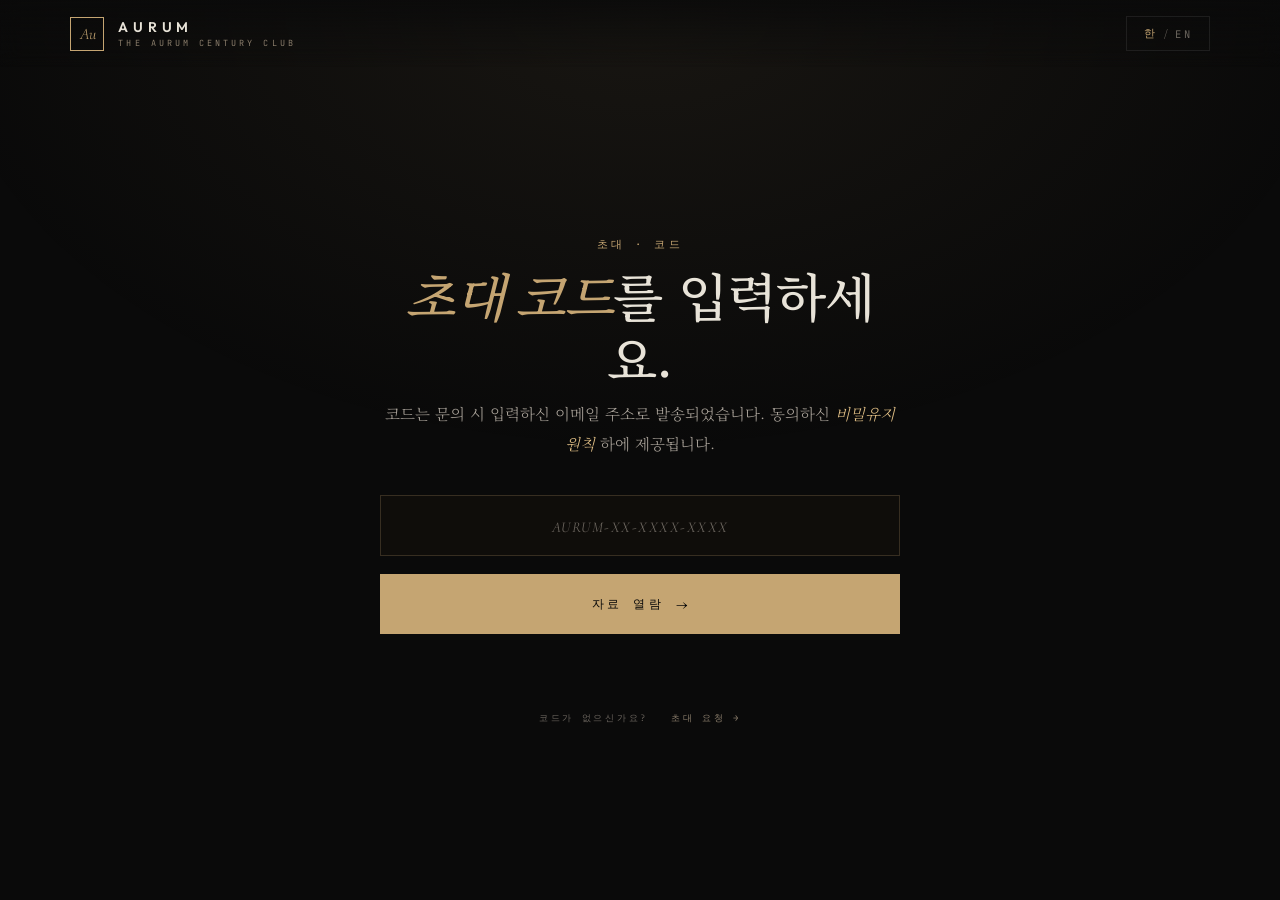
<file: code.html>
<!doctype html>
<html lang="ko">
<head>
<meta charset="utf-8">
<meta name="viewport" content="width=device-width, initial-scale=1, maximum-scale=5">
<meta name="theme-color" content="#0a0a0a">
<title>Invitation · The Aurum Century Club</title>
<meta name="description" content="Enter your invitation code.">
<meta name="robots" content="noindex, nofollow">
<link rel="icon" type="image/svg+xml" href="data:image/svg+xml;utf8,<svg xmlns='http://www.w3.org/2000/svg' viewBox='0 0 32 32'><rect width='32' height='32' fill='%230a0a0a'/><rect x='4' y='4' width='24' height='24' fill='none' stroke='%23C5A572' stroke-width='1.2'/><text x='16' y='22' text-anchor='middle' font-family='Georgia,serif' font-size='15' font-style='italic' fill='%23C5A572'>Au</text></svg>">
<link rel="preconnect" href="https://fonts.googleapis.com">
<link rel="preconnect" href="https://fonts.gstatic.com" crossorigin>
<link href="https://fonts.googleapis.com/css2?family=Cormorant+Garamond:ital,wght@0,400;0,500;0,600;1,400;1,500;1,600&family=Noto+Serif+KR:wght@300;400;500;600&family=Outfit:wght@300;400;500;600;700&family=JetBrains+Mono:wght@400;500;600&display=swap" rel="stylesheet">
<style>
:root{
  --bg:#0a0a0a;--card:#0f0d0a;--card-2:#131210;
  --text:#e8e3d8;--sub:#aaa39a;--muted:#6b655e;
  --gold:#C5A572;--goldB:#E3C187;--goldD:#8a7d6b;
  --goldBorder:rgba(197,165,114,0.22);--goldBorderS:rgba(197,165,114,0.50);
  --goldWash:rgba(197,165,114,0.04);--goldWashS:rgba(197,165,114,0.10);
  --goldGlow:rgba(197,165,114,0.20);--border:rgba(255,255,255,0.08);--red:#c77061;
  --serif:'Cormorant Garamond','Noto Serif KR',Georgia,serif;
  --serifKr:'Noto Serif KR','Cormorant Garamond',Georgia,serif;
  --sans:'Outfit',system-ui,sans-serif;
  --mono:'JetBrains Mono',ui-monospace,monospace;
  --pad-x:clamp(20px,5.5vw,88px);
  --ease-out:cubic-bezier(0.22,1,0.36,1);
}
*,*::before,*::after{box-sizing:border-box}
body{margin:0;padding:0;background:var(--bg);color:var(--text);font-family:var(--serifKr);font-weight:300;-webkit-font-smoothing:antialiased;min-height:100vh;min-width:320px;overflow-x:hidden}
a{color:inherit;text-decoration:none}em{font-style:italic}
::selection{background:rgba(197,165,114,0.30)}

.amb{position:fixed;inset:0;z-index:0;pointer-events:none;background:radial-gradient(ellipse 1100px 700px at 50% 0%,rgba(197,165,114,0.08),transparent 65%)}

.nav{position:fixed;top:0;left:0;right:0;z-index:50;padding:16px var(--pad-x);background:linear-gradient(180deg,rgba(10,10,10,0.85),rgba(10,10,10,0));backdrop-filter:blur(10px);-webkit-backdrop-filter:blur(10px);display:flex;justify-content:space-between;align-items:center}
.lockup{display:flex;align-items:center;gap:14px}
.seal{width:34px;height:34px;border:1px solid var(--gold);display:inline-flex;align-items:center;justify-content:center;font-family:var(--serif);font-style:italic;color:var(--gold);font-size:16px;letter-spacing:-0.04em;flex-shrink:0;transition:box-shadow .3s,border-color .3s}
.lockup:hover .seal{box-shadow:0 0 18px var(--goldGlow);border-color:var(--goldB)}
.lockup-text{display:flex;flex-direction:column;line-height:1;min-width:0}
.lockup-text .word{font-family:var(--sans);font-weight:600;font-size:14px;letter-spacing:0.34em;color:var(--text);white-space:nowrap}
.lockup-text .program{font-family:var(--mono);font-weight:400;font-size:8.5px;letter-spacing:0.36em;color:var(--goldD);margin-top:5px;white-space:nowrap}
.lang-toggle{display:inline-flex;align-items:center;gap:0;padding:6px 10px;border:1px solid var(--border)}
.lang-toggle button{background:transparent;border:0;color:var(--muted);font-family:var(--mono);font-size:10.5px;letter-spacing:0.20em;padding:3px 7px;cursor:pointer;transition:color .2s}
.lang-toggle button.active{color:var(--gold)}
.lang-toggle .sep{color:var(--muted);font-size:10.5px}
@media (max-width:640px){.nav{padding:13px var(--pad-x)}.lockup-text .word{font-size:12px}.lockup-text .program{font-size:7.5px}}

.lang-en [data-lang="ko"]{display:none}
.lang-ko [data-lang="en"]{display:none}

.page{position:relative;z-index:2;min-height:100vh;display:flex;align-items:center;justify-content:center;padding:14vh var(--pad-x) 64px}
.card{width:100%;max-width:520px;text-align:center}

.eyebrow{font-family:var(--mono);font-size:10.5px;letter-spacing:0.34em;color:var(--gold);margin-bottom:14px}
.title{font-family:var(--serifKr);font-weight:500;font-size:clamp(36px,5.4vw,52px);line-height:1.1;letter-spacing:-0.015em;color:var(--text);margin:0 0 14px}
.title em{font-family:var(--serif);font-style:italic;color:var(--gold)}
.lede{font-family:var(--serifKr);font-weight:300;font-size:15.5px;line-height:1.78;color:var(--sub);margin:0 0 36px}
.lede em{font-family:var(--serif);font-style:italic;color:var(--goldB)}

.code-input{width:100%;padding:18px 20px;background:var(--card);border:1px solid var(--goldBorder);color:var(--goldB);font-family:var(--mono);font-size:18px;letter-spacing:0.18em;text-align:center;outline:none;text-transform:uppercase;transition:border-color .3s,background .3s,box-shadow .3s}
.code-input::placeholder{color:var(--muted);letter-spacing:0.1em;font-style:italic;text-transform:none;font-family:var(--serif);font-size:15px}
.code-input:focus{border-color:var(--gold);background:var(--goldWash);box-shadow:0 0 28px var(--goldGlow)}
.code-input.error{border-color:var(--red)}

.submit-btn{display:inline-flex;align-items:center;justify-content:center;gap:12px;padding:18px 32px;font-family:var(--mono);font-weight:500;font-size:11.5px;letter-spacing:0.30em;text-transform:uppercase;border:1px solid var(--gold);background:var(--gold);color:var(--bg);cursor:pointer;transition:all .3s;width:100%;margin-top:18px;position:relative;overflow:hidden}
.submit-btn:hover:not(:disabled){background:var(--goldB);transform:translateY(-1px);box-shadow:0 8px 28px rgba(227,193,135,0.30)}
.submit-btn:disabled{opacity:.5;cursor:not-allowed}
.submit-btn .arrow{font-family:var(--serif);font-style:italic;font-size:18px;letter-spacing:0;transition:transform .3s var(--ease-out)}
.submit-btn:hover:not(:disabled) .arrow{transform:translateX(5px)}
@keyframes spin{to{transform:rotate(360deg)}}
.submit-btn.loading .label,.submit-btn.loading .arrow{opacity:0}
.submit-btn.loading::after{content:'';position:absolute;top:50%;left:50%;width:20px;height:20px;margin:-10px 0 0 -10px;border:2px solid var(--bg);border-top-color:transparent;border-radius:50%;animation:spin .8s linear infinite}

.err{margin-top:14px;font-family:var(--serif);font-style:italic;color:var(--red);font-size:13.5px;min-height:1.2em}
.foot{margin-top:48px;font-family:var(--mono);font-size:9px;letter-spacing:0.30em;color:var(--muted)}
.foot a{color:var(--goldD);transition:color .2s}
.foot a:hover{color:var(--goldB)}
</style>
</head>
<body>
<div class="amb"></div>
<nav class="nav">
  <a class="lockup" href="/index.html">
    <span class="seal"><em>Au</em></span>
    <div class="lockup-text">
      <span class="word">AURUM</span>
      <span class="program">THE AURUM CENTURY CLUB</span>
    </div>
  </a>
  <div class="lang-toggle" role="group" aria-label="Language">
    <button type="button" data-lang-btn="ko" class="active">한</button>
    <span class="sep">/</span>
    <button type="button" data-lang-btn="en">EN</button>
  </div>
</nav>

<main class="page">
  <div class="card">
    <div class="eyebrow"><span data-lang="en">INVITATION · CODE</span><span data-lang="ko">초대 · 코드</span></div>
    <h1 class="title" data-lang="en">Enter your <em>invitation code.</em></h1>
    <h1 class="title" data-lang="ko"><em>초대 코드</em>를 입력하세요.</h1>
    <p class="lede" data-lang="en">The code was sent to the email address you provided. Treated under the standing <em>NDA</em> you acknowledged at inquiry.</p>
    <p class="lede" data-lang="ko">코드는 문의 시 입력하신 이메일 주소로 발송되었습니다. 동의하신 <em>비밀유지 원칙</em> 하에 제공됩니다.</p>

    <form id="form" autocomplete="off">
      <input type="text" id="code" class="code-input" autocomplete="one-time-code" autocapitalize="characters" spellcheck="false" placeholder="AURUM-XX-XXXX-XXXX" data-ph-en="AURUM-XX-XXXX-XXXX" data-ph-ko="AURUM-XX-XXXX-XXXX" required>
      <button type="submit" class="submit-btn" id="submit-btn">
        <span class="label"><span data-lang="en">UNLOCK MATERIALS</span><span data-lang="ko">자료 열람</span></span>
        <span class="arrow">→</span>
      </button>
      <div class="err" id="err"></div>
    </form>

    <div class="foot">
      <span data-lang="en">DON'T HAVE A CODE?</span><span data-lang="ko">코드가 없으신가요?</span>
      &nbsp;
      <a href="/interest"><span data-lang="en">REQUEST INVITATION →</span><span data-lang="ko">초대 요청 →</span></a>
    </div>
  </div>
</main>

<script>
// language toggle (matches index.html behavior)
(function(){
  const STORAGE_KEY='aurum-lang';
  function applyLang(lang){
    const html=document.documentElement;
    html.classList.toggle('lang-ko', lang==='ko');
    html.classList.toggle('lang-en', lang==='en');
    html.lang=lang;
    document.querySelectorAll('[data-ph-en]').forEach(el=>{el.placeholder= lang==='en'? el.dataset.phEn : el.dataset.phKo;});
    document.querySelectorAll('.lang-toggle button').forEach(b=>b.classList.toggle('active', b.dataset.langBtn===lang));
    try{localStorage.setItem(STORAGE_KEY,lang);}catch(e){}
  }
  document.addEventListener('click',(e)=>{const b=e.target.closest('.lang-toggle button');if(!b)return;applyLang(b.dataset.langBtn);});
  let init='ko';try{init=localStorage.getItem(STORAGE_KEY)||'ko';}catch(e){}
  applyLang(init);
})();

// Pre-fill from ?c= and auto-submit if provided
(function(){
  const u = new URL(location.href);
  const c = u.searchParams.get('c');
  if (c) {
    document.getElementById('code').value = c.toUpperCase();
    setTimeout(() => document.getElementById('form').requestSubmit(), 200);
  }
})();

// Form submit
document.getElementById('form').addEventListener('submit', async (e) => {
  e.preventDefault();
  const codeEl = document.getElementById('code');
  const btn = document.getElementById('submit-btn');
  const errEl = document.getElementById('err');
  const code = codeEl.value.trim().toUpperCase();
  errEl.textContent = '';
  codeEl.classList.remove('error');
  if (!code) return;
  btn.disabled = true; btn.classList.add('loading');
  try {
    const r = await fetch('/api/verify-code', {
      method:'POST',
      headers:{'Content-Type':'application/json'},
      body: JSON.stringify({ code }),
      credentials:'same-origin',
    });
    const j = await r.json().catch(()=>({}));
    if (r.ok && j.ok) {
      // Route based on lead state, returned by /api/verify-code.
      // wire cleared → /portfolio  ·  NDA approved → /memo  ·  else → /main
      location.href = j.next_path || '/main';
      return;
    }
    const isKo = document.documentElement.classList.contains('lang-ko');
    errEl.textContent = isKo
      ? '코드가 올바르지 않거나 더 이상 유효하지 않습니다.'
      : 'That code is not recognised, or is no longer valid.';
    codeEl.classList.add('error');
  } catch {
    const isKo = document.documentElement.classList.contains('lang-ko');
    errEl.textContent = isKo ? '연결 오류. 잠시 후 다시 시도해 주세요.' : 'Connection error. Please try again.';
  } finally {
    btn.disabled = false; btn.classList.remove('loading');
  }
});
</script>
</body>
</html>
</file>
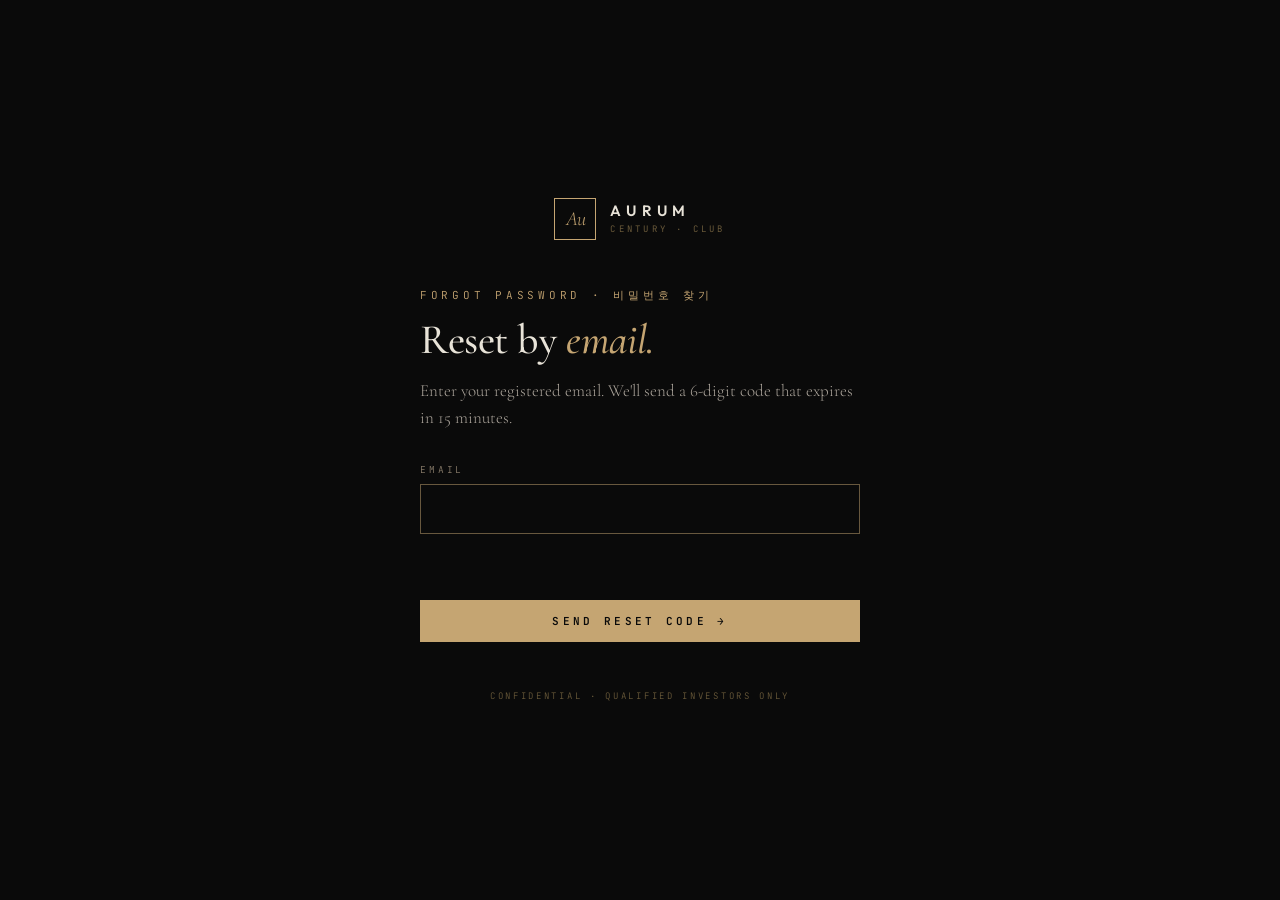
<file: forgot-password.html>
<!doctype html>
<html lang="ko">
<head>
<meta charset="utf-8">
<meta name="viewport" content="width=device-width,initial-scale=1,maximum-scale=5">
<meta name="theme-color" content="#0a0a0a">
<meta name="robots" content="noindex, nofollow">
<title>Forgot password · The Aurum Century Club</title>
<link rel="icon" type="image/svg+xml" href="data:image/svg+xml;utf8,<svg xmlns='http://www.w3.org/2000/svg' viewBox='0 0 32 32'><rect width='32' height='32' fill='%230a0a0a'/><rect x='4' y='4' width='24' height='24' fill='none' stroke='%23C5A572' stroke-width='1.2'/><text x='16' y='22' text-anchor='middle' font-family='Georgia,serif' font-size='15' font-style='italic' fill='%23C5A572'>Au</text></svg>">
<link rel="preconnect" href="https://fonts.googleapis.com">
<link rel="preconnect" href="https://fonts.gstatic.com" crossorigin>
<link href="https://fonts.googleapis.com/css2?family=Cormorant+Garamond:ital,wght@0,400;0,500;0,600;1,400;1,500;1,600&family=Noto+Serif+KR:wght@300;400;500;600&family=Outfit:wght@300;400;500;600;700&family=JetBrains+Mono:wght@400;500;600&display=swap" rel="stylesheet">
<style>
:root{--bg:#0a0a0a;--text:#e8e3d8;--sub:#aaa39a;--muted:#6b655e;--gold:#C5A572;--goldB:#E3C187;--goldD:#8a7d6b;--goldDeep:#6a5a3a;--goldBorder:rgba(197,165,114,0.22);--goldBorderS:rgba(197,165,114,0.50);--goldWash:rgba(197,165,114,0.04);--border:rgba(255,255,255,0.08);--red:#c77061;--serif:'Cormorant Garamond','Noto Serif KR',Georgia,serif;--sans:'Outfit',system-ui,sans-serif;--mono:'JetBrains Mono',ui-monospace,monospace}
*,*::before,*::after{box-sizing:border-box}
html,body{margin:0;padding:0;background:var(--bg);color:var(--text);font-family:var(--serif);font-weight:300;-webkit-font-smoothing:antialiased;min-height:100vh}
.wrap{min-height:100vh;display:flex;flex-direction:column;justify-content:center;align-items:center;padding:48px 24px;max-width:540px;margin:0 auto}
.lockup{display:flex;align-items:center;gap:14px;margin-bottom:48px}
.seal{width:42px;height:42px;border:1px solid var(--gold);display:flex;align-items:center;justify-content:center;font-family:var(--serif);font-style:italic;color:var(--gold);font-size:20px;letter-spacing:-0.04em}
.lockup-text{display:flex;flex-direction:column;line-height:1}
.word{font-family:var(--sans);font-weight:600;font-size:15px;letter-spacing:0.34em;color:var(--text)}
.program{font-family:var(--mono);font-weight:400;font-size:9px;letter-spacing:0.36em;color:var(--goldDeep);margin-top:7px}
.eyebrow{font-family:var(--mono);font-size:11px;letter-spacing:0.34em;color:var(--gold);margin-bottom:14px;text-transform:uppercase}
h1{font-family:var(--serif);font-weight:500;font-size:42px;line-height:1.1;letter-spacing:-0.01em;margin:0 0 14px}
h1 em{font-style:italic;color:var(--gold)}
.lede{color:var(--sub);font-size:17px;line-height:1.6;margin:0 0 32px;max-width:440px}
form{width:100%;max-width:440px;display:flex;flex-direction:column;gap:18px}
label{display:flex;flex-direction:column;gap:8px}
.label-text{font-family:var(--mono);font-size:9.5px;letter-spacing:0.30em;color:var(--goldD);text-transform:uppercase}
input{padding:14px 16px;background:var(--bg);border:1px solid var(--goldBorderS);color:var(--text);font-family:var(--mono);font-size:15px;outline:none;transition:border-color .15s}
input:focus{border-color:var(--gold)}
.btn{padding:14px 24px;background:var(--gold);color:var(--bg);border:0;font-family:var(--mono);font-size:11px;letter-spacing:0.30em;font-weight:600;text-transform:uppercase;cursor:pointer;margin-top:10px}
.btn:hover{background:var(--goldB)}
.btn:disabled{opacity:.4;cursor:not-allowed}
.err{color:var(--red);font-size:14px;font-family:var(--serif);min-height:20px}
.foot{margin-top:48px;font-family:var(--mono);font-size:9px;letter-spacing:0.30em;color:var(--goldDeep);text-align:center}
.success{padding:18px;border:1px solid var(--goldBorderS);background:var(--goldWash);color:var(--gold);font-family:var(--serif);font-size:16px;line-height:1.5;text-align:center;margin-bottom:22px}
.linkish{color:var(--gold);text-decoration:none;border-bottom:1px solid var(--goldBorderS);padding-bottom:1px;font-family:var(--mono);font-size:10px;letter-spacing:0.20em;text-transform:uppercase;display:inline-block;margin-top:24px}
.linkish:hover{color:var(--goldB);border-color:var(--gold)}
</style>
</head>
<body>
<main class="wrap">
  <div class="lockup">
    <div class="seal"><em>Au</em></div>
    <div class="lockup-text">
      <span class="word">AURUM</span>
      <span class="program">CENTURY · CLUB</span>
    </div>
  </div>

  <div id="form-state">
    <div class="eyebrow">Forgot password · 비밀번호 찾기</div>
    <h1>Reset by <em>email.</em></h1>
    <p class="lede">Enter your registered email. We'll send a 6-digit code that expires in 15 minutes.</p>

    <form id="reset-form" autocomplete="off" novalidate>
      <label>
        <span class="label-text">Email</span>
        <input type="email" id="email" required autocomplete="email" inputmode="email">
      </label>
      <div class="err" id="err"></div>
      <button class="btn" id="submit-btn" type="submit">SEND RESET CODE →</button>
    </form>
  </div>

  <div id="success-state" style="display:none">
    <div class="success">If an account exists for that email, a reset code is on its way.<br/>Check your inbox.</div>
    <a href="/reset-password" class="linkish">I HAVE A CODE  →</a>
  </div>

  <div class="foot">CONFIDENTIAL  ·  QUALIFIED INVESTORS ONLY</div>
</main>

<script>
(function(){
  var form = document.getElementById('reset-form');
  var emailEl = document.getElementById('email');
  var errEl = document.getElementById('err');
  var btn = document.getElementById('submit-btn');

  form.addEventListener('submit', async function(e){
    e.preventDefault();
    errEl.textContent = '';
    var email = emailEl.value.trim().toLowerCase();
    if (!email || !/^[^\s@]+@[^\s@]+\.[^\s@]+$/.test(email)) {
      errEl.textContent = 'Enter a valid email address.';
      return;
    }
    btn.disabled = true; btn.textContent = 'SENDING…';
    try {
      var r = await fetch('/api/login?op=password-reset-request', {
        method: 'POST',
        headers: {'Content-Type':'application/json'},
        body: JSON.stringify({ email: email })
      });
      // Always show success regardless of response (anti-enumeration)
      document.getElementById('form-state').style.display = 'none';
      document.getElementById('success-state').style.display = 'block';
      // Stash the email for the next page
      try { sessionStorage.setItem('aurum_reset_email', email); } catch (_) {}
    } catch (err) {
      btn.disabled = false; btn.textContent = 'SEND RESET CODE →';
      errEl.textContent = 'Network error. Try again.';
    }
  });
})();
</script>
</body>
</html>
</file>
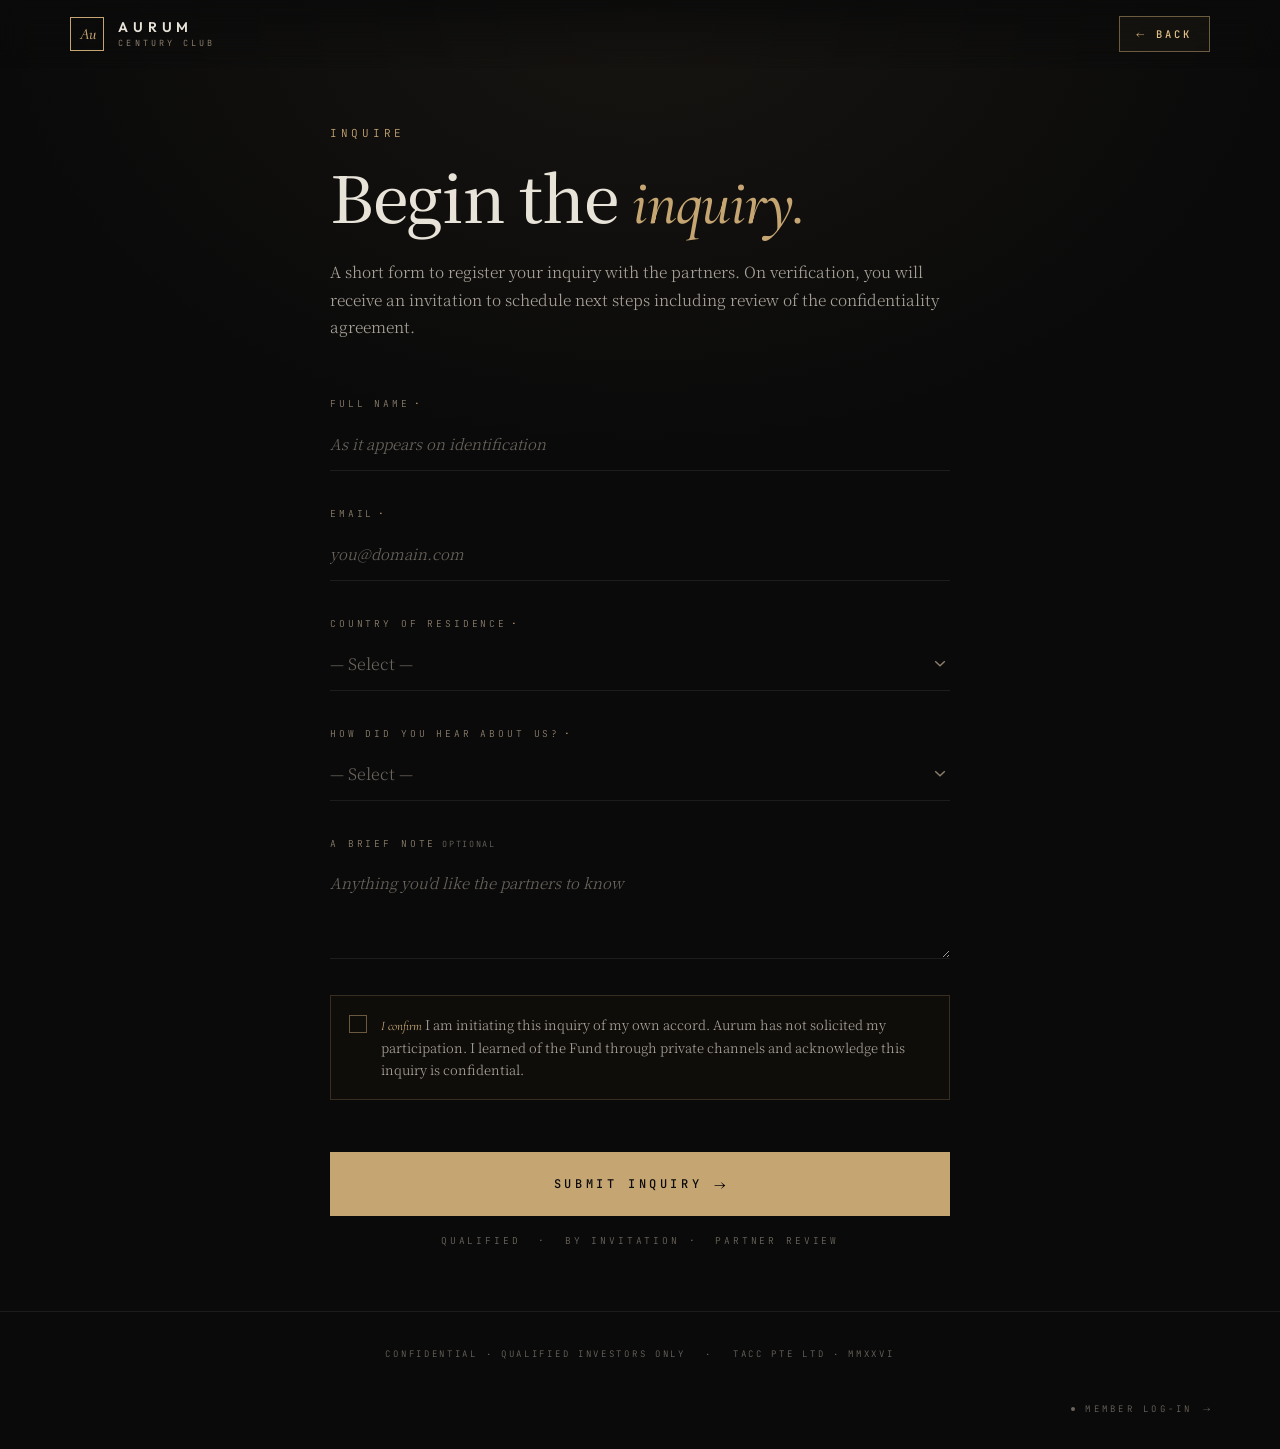
<file: interest.html>
<!doctype html>
<html lang="en">
<head>
<meta charset="utf-8">
<meta name="viewport" content="width=device-width, initial-scale=1, maximum-scale=5">
<meta name="theme-color" content="#0a0a0a">
<title>Indicate Interest · The Aurum Century Club</title>
<meta name="description" content="A short form to begin a private conversation with the partners.">
<meta name="robots" content="noindex, nofollow">
<link rel="icon" type="image/svg+xml" href="data:image/svg+xml;utf8,<svg xmlns='http://www.w3.org/2000/svg' viewBox='0 0 32 32'><rect width='32' height='32' fill='%230a0a0a'/><rect x='4' y='4' width='24' height='24' fill='none' stroke='%23C5A572' stroke-width='1.2'/><text x='16' y='22' text-anchor='middle' font-family='Georgia,serif' font-size='15' font-style='italic' fill='%23C5A572'>Au</text></svg>">
<link rel="preconnect" href="https://fonts.googleapis.com">
<link rel="preconnect" href="https://fonts.gstatic.com" crossorigin>
<link href="https://fonts.googleapis.com/css2?family=Cormorant+Garamond:ital,wght@0,400;0,500;0,600;1,400;1,500;1,600&family=Noto+Serif+KR:wght@300;400;500;600&family=Outfit:wght@300;400;500;600;700&family=JetBrains+Mono:wght@400;500;600&display=swap" rel="stylesheet">
<style>
:root {
  --bg:#0a0a0a;--card:#0f0d0a;--card-2:#131210;
  --text:#e8e3d8;--sub:#aaa39a;--muted:#6b655e;
  --gold:#C5A572;--goldB:#E3C187;--goldD:#8a7d6b;--goldDeep:#6a5a3a;
  --goldBorder:rgba(197,165,114,0.22);--goldBorderS:rgba(197,165,114,0.50);
  --goldWash:rgba(197,165,114,0.04);--goldWashS:rgba(197,165,114,0.10);
  --goldGlow:rgba(197,165,114,0.20);--border:rgba(255,255,255,0.08);--red:#c77061;
  --serif:'Cormorant Garamond','Noto Serif KR',Georgia,serif;
  --serifKr:'Noto Serif KR','Cormorant Garamond',Georgia,serif;
  --sans:'Outfit',system-ui,sans-serif;
  --mono:'JetBrains Mono',ui-monospace,monospace;
  --pad-x:clamp(20px,5.5vw,88px);
  --ease-out:cubic-bezier(0.22,1,0.36,1);
}
*,*::before,*::after{box-sizing:border-box}
html{-webkit-text-size-adjust:100%}
body{margin:0;padding:0;background:var(--bg);color:var(--text);font-family:var(--serifKr);font-weight:300;-webkit-font-smoothing:antialiased;-moz-osx-font-smoothing:grayscale;min-width:320px;overflow-x:hidden}
a{color:inherit;text-decoration:none}em{font-style:italic}
::selection{background:rgba(197,165,114,0.30);color:var(--text)}
.nav{position:fixed;top:0;left:0;right:0;z-index:50;padding:16px var(--pad-x);background:linear-gradient(180deg,rgba(10,10,10,0.85),rgba(10,10,10,0));backdrop-filter:blur(10px);-webkit-backdrop-filter:blur(10px);display:flex;justify-content:space-between;align-items:center}
.lockup{display:flex;align-items:center;gap:14px}
.seal{width:34px;height:34px;border:1px solid var(--gold);display:inline-flex;align-items:center;justify-content:center;font-family:var(--serif);font-style:italic;font-weight:500;color:var(--gold);font-size:16px;letter-spacing:-0.04em;flex-shrink:0;transition:box-shadow 0.3s,border-color 0.3s}
.lockup:hover .seal{box-shadow:0 0 18px var(--goldGlow);border-color:var(--goldB)}
.lockup-text{display:flex;flex-direction:column;line-height:1;min-width:0}
.lockup-text .word{font-family:var(--sans);font-weight:600;font-size:14px;letter-spacing:0.34em;color:var(--text);white-space:nowrap}
.lockup-text .program{font-family:var(--mono);font-weight:400;font-size:8.5px;letter-spacing:0.36em;color:var(--goldD);margin-top:5px;white-space:nowrap}
.nav-back{font-family:var(--mono);font-weight:500;font-size:10.5px;letter-spacing:0.30em;color:var(--goldB);padding:9px 16px;border:1px solid var(--goldBorderS);background:var(--goldWash);display:inline-flex;align-items:center;gap:9px;transition:all 0.2s}
.nav-back:hover{background:var(--goldWashS);border-color:var(--goldB);box-shadow:0 0 20px var(--goldGlow)}
.nav-back .arrow{font-family:var(--serif);font-style:italic;font-size:13px;color:var(--gold);transition:transform 0.2s}
.nav-back:hover .arrow{transform:translateX(-3px)}
@media (max-width:640px){.nav{padding:13px var(--pad-x)}.lockup-text .word{font-size:12px}.lockup-text .program{font-size:7.5px}.nav-back{font-size:9px;letter-spacing:0.24em;padding:7px 11px}}
.page{min-height:100vh;padding:14vh var(--pad-x) 64px;position:relative;overflow:hidden}
.page::before{content:'';position:absolute;inset:0;background:radial-gradient(ellipse 1000px 700px at 50% 0%,rgba(197,165,114,0.07),transparent 65%);pointer-events:none}
.page-inner{position:relative;z-index:2;max-width:620px;margin:0 auto}
.head{margin-bottom:56px}
.head-eyebrow{font-family:var(--mono);font-size:11px;color:var(--gold);letter-spacing:0.34em;margin-bottom:22px;display:flex;align-items:center;gap:14px;flex-wrap:wrap}
.head-eyebrow .ko{font-family:var(--serifKr);font-weight:400;letter-spacing:0.18em;color:var(--goldD);font-size:13px}
.head h1{font-family:var(--serifKr);font-weight:500;font-size:clamp(40px,6vw,64px);line-height:1.05;letter-spacing:-0.02em;color:var(--text);margin:0 0 22px}
.head h1 em{font-family:var(--serif);font-style:italic;color:var(--gold);font-weight:500}
.head p{font-family:var(--serifKr);font-weight:300;font-size:15.5px;line-height:1.78;color:var(--sub);margin:0}
.head p em{font-family:var(--serif);font-style:italic;color:var(--goldB)}
.form{display:flex;flex-direction:column;gap:36px}
.field-group{display:flex;flex-direction:column;gap:8px}
.field-label{font-family:var(--mono);font-size:9.5px;color:var(--goldD);letter-spacing:0.30em}
.field-label .req{color:var(--gold);margin-left:4px}
.field-label .opt{color:var(--muted);font-size:8.5px;margin-left:6px;letter-spacing:0.20em}
.field-hint{font-family:var(--serif);font-style:italic;font-size:12.5px;color:var(--muted);margin-top:-2px}
.field-input{width:100%;padding:14px 0;background:transparent;border:0;border-bottom:1px solid var(--border);color:var(--text);font-family:var(--serifKr);font-weight:300;font-size:16px;outline:none;transition:border-color 0.3s,box-shadow 0.3s}
.field-input::placeholder{color:var(--muted);font-style:italic}
.field-input:hover{border-bottom-color:var(--goldBorder)}
.field-input:focus{border-bottom-color:var(--gold);box-shadow:0 1px 0 0 var(--gold)}
.field-input.error{border-bottom-color:var(--red)}

/* Dark dropdown — fix for white-bg <select> on iOS / Chrome.
   Native <select> defaults to system colors; force dark surface + gold chevron. */
select.field-input{
  -webkit-appearance:none;appearance:none;
  background-color:#0f0d0a;
  background-image:url("data:image/svg+xml;utf8,<svg xmlns='http://www.w3.org/2000/svg' viewBox='0 0 16 16'><path d='M3 5l5 5 5-5' stroke='%23C5A572' stroke-width='1.5' fill='none' stroke-linecap='round' stroke-linejoin='round'/></svg>");
  background-repeat:no-repeat;
  background-position:right 0 center;
  background-size:12px;
  padding-right:24px;
  cursor:pointer;
  color:var(--text);
  border-radius:0;
}
select.field-input option{background-color:#0f0d0a;color:var(--text);font-family:var(--serifKr)}
select.field-input::-ms-expand{display:none}
select.field-input:invalid{color:var(--muted)}
textarea.field-input{resize:vertical;min-height:80px;padding:14px 0}
select.field-input{appearance:none;-webkit-appearance:none;background-color:#0a0a0a;background-image:url("data:image/svg+xml;utf8,<svg xmlns='http://www.w3.org/2000/svg' width='10' height='6' viewBox='0 0 10 6'><path d='M1 1l4 4 4-4' stroke='%238a7d6b' stroke-width='1.2' fill='none'/></svg>");background-repeat:no-repeat;background-position:right 4px center;padding-right:24px;cursor:pointer;color:var(--text)}
select.field-input option{background-color:#0a0a0a;color:var(--text);padding:8px}
select.field-input option:checked,select.field-input option:hover{background-color:#1a1815;color:var(--goldB)}
select.field-input option[disabled]{color:var(--muted)}
.phone-row{display:grid;grid-template-columns:110px 1fr;gap:16px;align-items:end}
.tier-grid{display:grid;grid-template-columns:repeat(2,1fr);gap:10px}
.tier-option{position:relative;border:1px solid var(--border);background:var(--card-2);padding:18px 16px;cursor:pointer;transition:all 0.3s var(--ease-out);display:flex;flex-direction:column;gap:4px}
.tier-option:hover{border-color:var(--goldBorder);background:var(--card);transform:translateY(-1px)}
.tier-option input[type="radio"]{position:absolute;opacity:0;pointer-events:none}
.tier-option .check{position:absolute;top:12px;right:12px;width:16px;height:16px;border:1px solid var(--goldBorder);border-radius:50%;transition:border-color 0.3s,background 0.3s}
.tier-option .check::after{content:'';position:absolute;inset:3px;border-radius:50%;background:var(--gold);transform:scale(0);transition:transform 0.3s var(--ease-out)}
.tier-option .tier-range{font-family:var(--serif);font-style:italic;font-weight:500;font-size:19px;color:var(--text);letter-spacing:-0.01em}
.tier-option .tier-tag{font-family:var(--mono);font-size:9px;color:var(--goldD);letter-spacing:0.24em}
.tier-option:has(input:checked){border-color:var(--gold);background:var(--goldWash);box-shadow:0 0 18px var(--goldGlow)}
.tier-option:has(input:checked) .check{border-color:var(--gold)}
.tier-option:has(input:checked) .check::after{transform:scale(1)}
.tier-option:has(input:checked) .tier-range{color:var(--goldB)}
.interest-grid{display:grid;grid-template-columns:repeat(2,1fr);gap:10px}
.interest-option{position:relative;border:1px solid var(--border);background:var(--card-2);padding:14px 16px 14px 44px;cursor:pointer;transition:all 0.3s var(--ease-out);font-family:var(--serifKr);font-weight:400;font-size:14.5px;color:var(--text)}
.interest-option:hover{border-color:var(--goldBorder);background:var(--card)}
.interest-option input[type="checkbox"]{position:absolute;opacity:0;pointer-events:none}
.interest-option .box{position:absolute;top:50%;left:16px;transform:translateY(-50%);width:16px;height:16px;border:1px solid var(--goldBorder);transition:border-color 0.3s,background 0.3s}
.interest-option .box::after{content:'';position:absolute;top:1px;left:4px;width:5px;height:9px;border:solid var(--bg);border-width:0 1.5px 1.5px 0;transform:rotate(45deg) scale(0);transition:transform 0.3s var(--ease-out)}
.interest-option:has(input:checked){border-color:var(--gold);background:var(--goldWash);color:var(--goldB)}
.interest-option:has(input:checked) .box{background:var(--gold);border-color:var(--gold)}
.interest-option:has(input:checked) .box::after{transform:rotate(45deg) scale(1)}
.nda{display:flex;align-items:flex-start;gap:14px;padding:18px;border:1px solid var(--goldBorder);background:var(--card);cursor:pointer;transition:border-color 0.3s,background 0.3s;position:relative}
.nda:hover{border-color:var(--goldBorderS)}
.nda input[type="checkbox"]{position:absolute;opacity:0;pointer-events:none}
.nda .nda-box{width:18px;height:18px;border:1px solid var(--goldBorderS);flex-shrink:0;margin-top:1px;position:relative;transition:background 0.3s,border-color 0.3s}
.nda .nda-box::after{content:'';position:absolute;top:1px;left:5px;width:5px;height:10px;border:solid var(--bg);border-width:0 1.5px 1.5px 0;transform:rotate(45deg) scale(0);transition:transform 0.3s var(--ease-out)}
.nda:has(input:checked) .nda-box{background:var(--gold);border-color:var(--gold)}
.nda:has(input:checked) .nda-box::after{transform:rotate(45deg) scale(1)}
.nda-text{font-family:var(--serifKr);font-weight:300;font-size:13px;line-height:1.7;color:var(--sub)}
.nda-text em{font-family:var(--serif);font-style:italic;color:var(--goldB)}
.submit-row{margin-top:16px;display:flex;flex-direction:column;gap:18px}
.submit-btn{display:inline-flex;align-items:center;justify-content:center;gap:12px;padding:20px 32px;font-family:var(--mono);font-weight:500;font-size:12px;letter-spacing:0.30em;text-transform:uppercase;border:1px solid var(--gold);background:var(--gold);color:var(--bg);cursor:pointer;transition:all 0.3s;width:100%;position:relative;overflow:hidden}
.submit-btn:hover:not(:disabled){background:var(--goldB);border-color:var(--goldB);transform:translateY(-1px);box-shadow:0 8px 28px rgba(227,193,135,0.30)}
.submit-btn:disabled{opacity:0.5;cursor:not-allowed}
.submit-btn .arrow{font-family:var(--serif);font-style:italic;font-size:18px;letter-spacing:0;transition:transform 0.3s var(--ease-out)}
.submit-btn:hover:not(:disabled) .arrow{transform:translateX(5px)}
.submit-btn.loading .label,.submit-btn.loading .arrow{opacity:0}
.submit-btn.loading::after{content:'';position:absolute;top:50%;left:50%;width:20px;height:20px;margin:-10px 0 0 -10px;border:2px solid var(--bg);border-top-color:transparent;border-radius:50%;animation:spin 0.8s linear infinite}
@keyframes spin{to{transform:rotate(360deg)}}
.submit-foot{font-family:var(--mono);font-size:9.5px;color:var(--muted);letter-spacing:0.30em;text-align:center}
.field-err{font-family:var(--serif);font-style:italic;font-size:12.5px;color:var(--red);margin-top:4px;display:none}
.field-err.show{display:block}
.confirm{display:none;text-align:center;padding:4vh 0 0}
.confirm.show{display:block}
.confirm-seal{width:88px;height:88px;border:1px solid var(--gold);display:inline-flex;align-items:center;justify-content:center;font-family:var(--serif);font-style:italic;font-weight:500;color:var(--gold);font-size:40px;letter-spacing:-0.04em;margin-bottom:36px;position:relative;animation:sealReveal 1s var(--ease-out) forwards;box-shadow:0 0 32px var(--goldGlow)}
@keyframes sealReveal{from{opacity:0;transform:scale(0.6)}60%{transform:scale(1.06)}to{opacity:1;transform:scale(1)}}
.confirm-eyebrow{font-family:var(--mono);font-size:11px;color:var(--gold);letter-spacing:0.34em;margin-bottom:20px}
.confirm-eyebrow .ko{font-family:var(--serifKr);letter-spacing:0.18em;color:var(--goldD);font-size:13px;margin-left:12px}
.confirm h1{font-family:var(--serifKr);font-weight:500;font-size:clamp(34px,5vw,52px);line-height:1.08;letter-spacing:-0.02em;color:var(--text);margin:0 0 24px}
.confirm h1 em{font-family:var(--serif);font-style:italic;color:var(--gold);font-weight:500}
.confirm-body{font-family:var(--serifKr);font-weight:300;font-size:16px;line-height:1.8;color:var(--sub);max-width:50ch;margin:0 auto 32px}
.confirm-body em{font-family:var(--serif);font-style:italic;color:var(--goldB)}
.confirm-stamp{display:inline-flex;align-items:center;gap:12px;padding:11px 18px;border:1px solid var(--goldBorderS);background:var(--goldWash);font-family:var(--mono);font-size:10px;color:var(--goldB);letter-spacing:0.30em;margin-bottom:36px}
.confirm-stamp .pulse{width:7px;height:7px;border-radius:50%;background:var(--goldB);position:relative}
.confirm-stamp .pulse::before{content:'';position:absolute;inset:-3px;border-radius:50%;background:var(--goldB);opacity:0.6;animation:pulse 2.4s var(--ease-out) infinite}
@keyframes pulse{0%,100%{transform:scale(1);opacity:0.6}50%{transform:scale(2.2);opacity:0}}
.confirm-stamp .sep{color:var(--goldD)}
.confirm-back{font-family:var(--mono);font-size:10.5px;color:var(--goldD);letter-spacing:0.30em;display:inline-flex;align-items:center;gap:10px;padding:10px 18px;transition:color 0.2s}
.confirm-back:hover{color:var(--gold)}
.foot{padding:36px var(--pad-x);border-top:1px solid var(--border);text-align:center;font-family:var(--mono);font-size:9px;color:var(--muted);letter-spacing:0.30em}
.foot-members{padding:0 var(--pad-x) 28px;display:flex;justify-content:flex-end}
.foot-members-link{display:inline-flex;align-items:center;gap:10px;font-family:var(--mono);font-size:9px;letter-spacing:0.36em;color:var(--muted);padding:6px 0;transition:color .3s;text-decoration:none}
.foot-members-link:hover{color:var(--goldD)}
.foot-members-link .dot{width:4px;height:4px;border-radius:50%;background:var(--muted);transition:background .3s,box-shadow .3s}
.foot-members-link:hover .dot{background:var(--gold);box-shadow:0 0 8px var(--goldGlow)}
.foot-members-link .arr{font-family:var(--serif);font-style:italic;font-size:11px;letter-spacing:0;transition:transform .3s}
.foot-members-link:hover .arr{transform:translateX(2px)}
@media (max-width:720px){.foot-members{justify-content:center;padding-bottom:32px}}
.foot a{color:var(--goldD)}.foot .sep{margin:0 12px}
@media (max-width:480px){.tier-grid{grid-template-columns:1fr}.interest-grid{grid-template-columns:1fr}.phone-row{grid-template-columns:100px 1fr;gap:12px}.submit-foot{font-size:8.5px;letter-spacing:0.18em}}
.form.submitting,.head.submitting{animation:fadeOut 0.5s var(--ease-out) forwards;pointer-events:none}
@keyframes fadeOut{to{opacity:0;transform:translateY(-12px)}}
@media (prefers-reduced-motion:reduce){*,*::before,*::after{animation-duration:0.01ms!important;transition-duration:0.01ms!important}.confirm-stamp .pulse::before{animation:none}}

/* ═══ v9 OVERRIDES — form legibility ═══ */

/* Lang toggle right corner */
.nav /* Bigger field labels and inputs */
.field-label,
.field-label-en,
.field-label-ko {
  font-size: 13px !important;
  letter-spacing: 0.18em !important;
}
.field-input,
textarea.field-input,
select.field-input {
  font-size: 16px !important;
  line-height: 1.5 !important;
  padding: 14px 0 !important;
}
.field-input::placeholder { font-size: 15px !important; }

/* Bigger checkbox labels (interests, NDA confirmation) */
.check-label,
.check-row label,
.nda-confirm label {
  font-size: 14px !important;
  line-height: 1.55 !important;
}

/* Form intro text */
.form-intro,
.form-h,
.confirm-body {
  font-size: 17px !important;
  line-height: 1.65 !important;
}
.form-h { font-size: clamp(34px, 4.4vw, 56px) !important; }

/* Privacy/eligibility note */
.eligibility,
.privacy-note,
.consent-text {
  font-size: 13.5px !important;
  line-height: 1.65 !important;
}


/* ═══ v9 MOBILE NAV FIX ═══ */
@media (max-width: 480px) {
  .nav { padding: 12px 14px; gap: 6px; }
  .lockup-text .word { font-size: 11px; letter-spacing: 0.10em; }
  .lockup-text .program { font-size: 6.5px; letter-spacing: 0.20em; }
  .lockup .seal { width: 28px; height: 28px; }
  .lockup .seal em { font-size: 14px; }
  .nav .nav .nav-cta { font-size: 8px; padding: 6px 9px; letter-spacing: 0.20em; }
  .nav-cta .arrow { font-size: 9px; margin-left: 3px; }
}
</style>
</head>
<body>
<nav class="nav">
  <a href="index.html" class="lockup">
    <span class="seal"><em>Au</em></span>
    <div class="lockup-text">
      <span class="word">AURUM</span>
      <span class="program">CENTURY CLUB</span>
    </div>
  </a>
  <a href="index.html" class="nav-back"><span class="arrow">&larr;</span> BACK</a>
</nav>
<main class="page">
  <div class="page-inner">
    <header class="head" id="head">
      <div class="head-eyebrow">
        INQUIRE
        
      </div>
      <h1>Begin the <em>inquiry.</em></h1>
      <p>A short form to register your inquiry with the partners. On verification, you will receive an invitation to schedule next steps including review of the confidentiality agreement.</p>
    </header>
    <form class="form" id="form" autocomplete="on" novalidate>
      <div class="field-group">
        <label class="field-label" for="name">FULL NAME<span class="req">·</span></label>
        <input type="text" id="name" name="name" class="field-input" required placeholder="As it appears on identification" autocomplete="name">
        <div class="field-err" data-err="name">Required.</div>
      </div>
      <div class="field-group">
        <label class="field-label" for="email">EMAIL<span class="req">·</span></label>
        <input type="email" id="email" name="email" class="field-input" required placeholder="you@domain.com" autocomplete="email">
        <div class="field-err" data-err="email">A valid email is required.</div>
      </div>
      <div class="field-group">
        <label class="field-label" for="country">COUNTRY OF RESIDENCE<span class="req">·</span></label>
        <select id="country" name="country" class="field-input" required>
          <option value="" disabled selected>— Select —</option>
          <option value="KR">South Korea</option>
          <option value="SG">Singapore</option>
          <option value="HK">Hong Kong SAR</option>
          <option value="JP">Japan</option>
          <option value="US">United States</option>
          <option value="GB">United Kingdom</option>
          <option value="AU">Australia</option>
          <option value="CA">Canada</option>
          <option value="CH">Switzerland</option>
          <option value="AE">United Arab Emirates</option>
          <option value="OTHER">Other</option>
        </select>
        <div class="field-err" data-err="country">Required.</div>
      </div>
      <div class="field-group">
        <label class="field-label" for="hear_about">HOW DID YOU HEAR ABOUT US?<span class="req">·</span></label>
        <select id="hear_about" name="hear_about" class="field-input" required>
          <option value="" disabled selected>— Select —</option>
          <option value="member">Through an existing member of the fund</option>
          <option value="advisor">Through a financial advisor or family office</option>
          <option value="partner">Through a partner of Aurum</option>
          <option value="personal">Through a personal connection</option>
          <option value="community">Through a long-standing relationship in the HNW community</option>
        </select>
        <div class="field-err" data-err="hear_about">Please select an option.</div>
      </div>
      <div class="field-group">
        <label class="field-label" for="note">A BRIEF NOTE<span class="opt">OPTIONAL</span></label>
        <textarea id="note" name="note" class="field-input" rows="3" placeholder="Anything you'd like the partners to know"></textarea>
      </div>
      <label class="nda">
        <input type="checkbox" name="reverse_solicitation_ack" value="1" required>
        <span class="nda-box"></span>
        <span class="nda-text"><em>I confirm</em> I am initiating this inquiry of my own accord. Aurum has not solicited my participation. I learned of the Fund through private channels and acknowledge this inquiry is confidential.</span>
      </label>
      <div class="field-err" data-err="reverse_solicitation_ack" style="margin-top:-24px;">Please acknowledge to continue.</div>
      <div class="submit-row">
        <button type="submit" class="submit-btn" id="submit-btn">
          <span class="label">SUBMIT INQUIRY</span>
          <span class="arrow">&rarr;</span>
        </button>
        <div class="submit-foot">QUALIFIED&nbsp;&nbsp;·&nbsp;&nbsp;BY&nbsp;INVITATION&nbsp;·&nbsp;&nbsp;PARTNER&nbsp;REVIEW</div>
      </div>
    </form>
    <div class="confirm" id="confirm">
      <div class="confirm-seal"><em>Au</em></div>
      <div class="confirm-eyebrow">RECEIVED</div>
      <h1>Thank you<span id="confirm-name"></span>.</h1>
      <p class="confirm-body">Your inquiry has been received. A member of the team will <em>reach out in due course</em> from a private address. On verification, next steps will be communicated, including review of the confidentiality agreement.</p>
      <div class="confirm-stamp">
        <span>REFERENCE</span>
        <span class="sep">·</span>
        <span>MMXXVI</span>
      </div>
      <div><a href="index.html" class="confirm-back"><span>&larr;</span> RETURN HOME</a></div>
    </div>
  </div>
</main>
<footer class="foot">
  CONFIDENTIAL  ·  QUALIFIED INVESTORS ONLY
  <span class="sep">·</span>
  TACC PTE LTD · MMXXVI
</footer>

<div class="foot-members">
  <a href="/members" class="foot-members-link">
    <span class="dot"></span>
    MEMBER LOG-IN
    
    <span class="arr">→</span>
  </a>
</div>
<script>
(function(){
  var form=document.getElementById('form');
  var head=document.getElementById('head');
  var confirm_=document.getElementById('confirm');
  var confirmName=document.getElementById('confirm-name');
  var submitBtn=document.getElementById('submit-btn');
  var ENDPOINT='/api/submit';
  function clearErrors(){
    form.querySelectorAll('.field-err').forEach(function(el){el.classList.remove('show');});
    form.querySelectorAll('.field-input').forEach(function(el){el.classList.remove('error');});
  }
  function showError(name,scroll){
    var err=form.querySelector('[data-err="'+name+'"]');
    if(err)err.classList.add('show');
    var input=form.querySelector('[name="'+name+'"]');
    if(input)input.classList.add('error');
    if(scroll&&input)input.scrollIntoView({behavior:'smooth',block:'center'});
  }
  function validate(){
    clearErrors();
    var firstError=null;
    var data=new FormData(form);
    if(!data.get('name')||!data.get('name').trim())firstError=firstError||'name';
    var email=(data.get('email')||'').trim();
    if(!email||!/^[^\s@]+@[^\s@]+\.[^\s@]+$/.test(email))firstError=firstError||'email';
    if(!data.get('country'))firstError=firstError||'country';
    if(!data.get('hear_about'))firstError=firstError||'hear_about';
    if(!data.get('reverse_solicitation_ack'))firstError=firstError||'reverse_solicitation_ack';
    if(firstError){showError(firstError,true);return false;}
    return true;
  }
  function getPayload(){
    var data=new FormData(form);
    var obj={};
    data.forEach(function(v,k){obj[k]=v;});
    obj._meta={page:'theaurumcc.com/interest',submitted_at:new Date().toISOString(),user_agent:navigator.userAgent};
    return obj;
  }
  async function submitForm(payload){
    if(!ENDPOINT){await new Promise(function(r){setTimeout(r,900);});return true;}
    try{
      var res=await fetch(ENDPOINT,{method:'POST',headers:{'Content-Type':'application/json','Accept':'application/json'},body:JSON.stringify(payload)});
      return res.ok;
    }catch(err){console.error(err);return false;}
  }
  function showConfirmation(firstName){
    head.classList.add('submitting');
    form.classList.add('submitting');
    setTimeout(function(){
      head.style.display='none';
      form.style.display='none';
      if(firstName){
        confirmName.textContent=', '+firstName;
        }
      confirm_.classList.add('show');
      window.scrollTo({top:0,behavior:'smooth'});
    },500);
    try{history.replaceState({},'','?confirmed=1');}catch(e){}
  }
  form.addEventListener('submit',async function(e){
    e.preventDefault();
    if(!validate())return;
    submitBtn.disabled=true;
    submitBtn.classList.add('loading');
    var payload=getPayload();
    var ok=await submitForm(payload);
    submitBtn.classList.remove('loading');
    if(ok){
      var firstName=(payload.name||'').trim().split(/\s+/)[0]||'';
      showConfirmation(firstName);
    }else{
      submitBtn.disabled=false;
      alert('There was a problem submitting your inquiry. Please try again in a moment.');
    }
  });
  form.querySelectorAll('.field-input').forEach(function(input){
    input.addEventListener('input',function(){
      input.classList.remove('error');
      var err=form.querySelector('[data-err="'+input.name+'"]');
      if(err)err.classList.remove('show');
    });
  });
  form.querySelectorAll('input[type="radio"],input[type="checkbox"]').forEach(function(input){
    input.addEventListener('change',function(){
      var err=form.querySelector('[data-err="'+input.name+'"]');
      if(err)err.classList.remove('show');
    });
  });
  if(location.search.indexOf('confirmed=1')>-1){
    head.style.display='none';
    form.style.display='none';
    confirm_.classList.add('show');
  }
})();

// (i18n removed — public site is English-only)

</script>
</body>
</html>
</file>
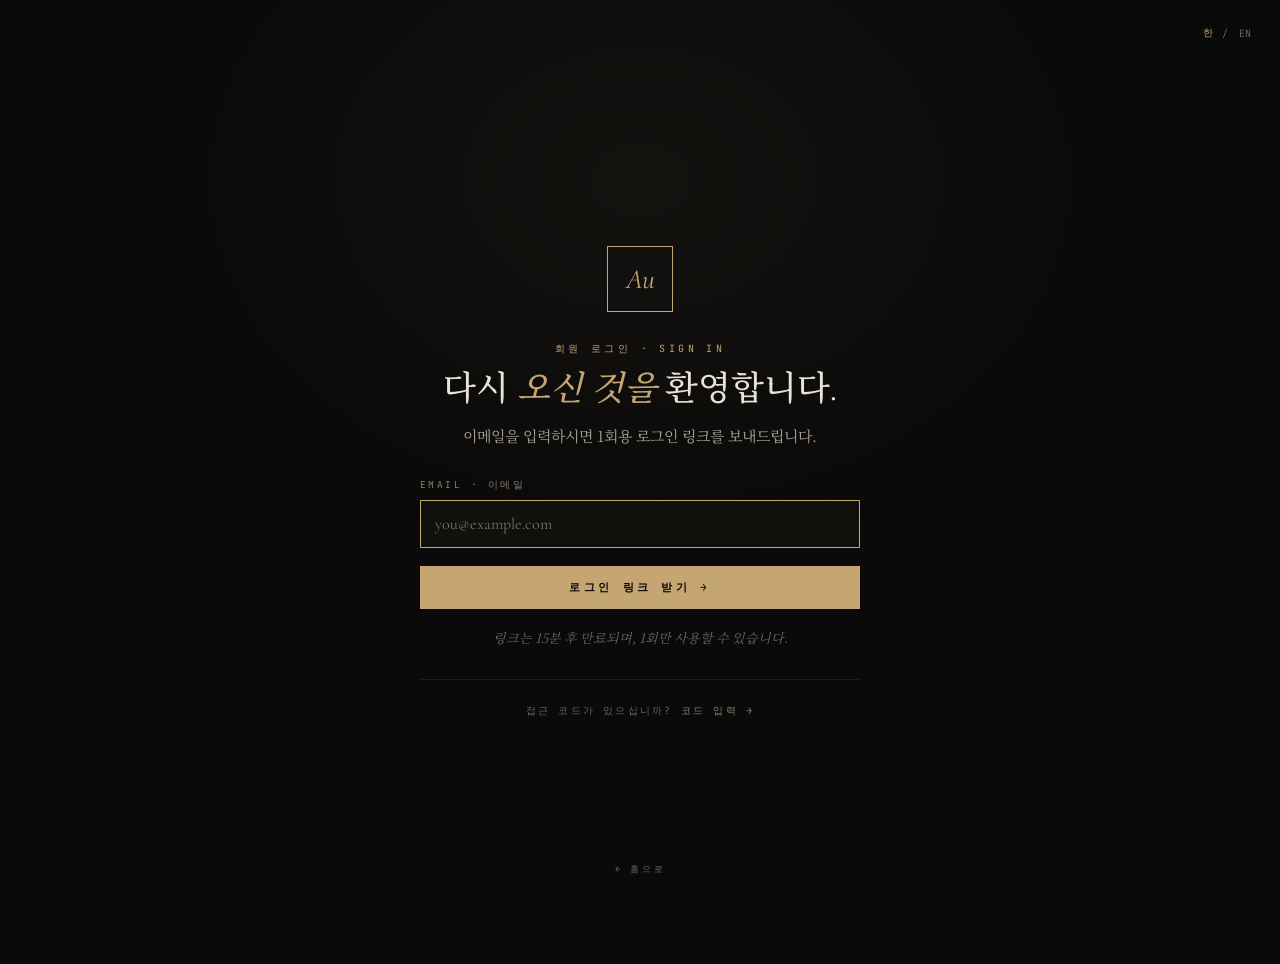
<file: login.html>
<!doctype html>
<html lang="en" class="lang-ko">
<head>
<meta charset="utf-8">
<title>Sign in · AURUM Century Club</title>
<meta name="viewport" content="width=device-width,initial-scale=1">
<meta name="robots" content="noindex,nofollow">
<link rel="icon" type="image/svg+xml" href="data:image/svg+xml;utf8,<svg xmlns='http://www.w3.org/2000/svg' viewBox='0 0 32 32'><rect width='32' height='32' fill='%230a0a0a'/><rect x='4' y='4' width='24' height='24' fill='none' stroke='%23C5A572' stroke-width='1.2'/><text x='16' y='22' text-anchor='middle' font-family='Georgia,serif' font-size='15' font-style='italic' fill='%23C5A572'>Au</text></svg>">
<link rel="preconnect" href="https://fonts.googleapis.com">
<link rel="preconnect" href="https://fonts.gstatic.com" crossorigin>
<link href="https://fonts.googleapis.com/css2?family=Cormorant+Garamond:ital,wght@0,400;0,500;1,400;1,500&family=Noto+Serif+KR:wght@300;400;500&family=JetBrains+Mono:wght@400;500&display=swap" rel="stylesheet">
<style>
:root{
  --bg:#0a0a0a;--card:#0f0d0a;--text:#e8e3d8;--sub:#aaa39a;--muted:#6b655e;
  --gold:#C5A572;--goldB:#E3C187;--goldD:#8a7d6b;
  --border:rgba(255,255,255,0.08);--goldBorder:rgba(197,165,114,0.22);--goldBorderS:rgba(197,165,114,0.50);
  --goldWash:rgba(197,165,114,0.04);--goldGlow:rgba(197,165,114,0.20);
  --red:#c77061;--green:#7aa885;
  --serif:'Cormorant Garamond','Noto Serif KR',Georgia,serif;
  --serifKr:'Noto Serif KR','Cormorant Garamond',Georgia,serif;
  --mono:'JetBrains Mono',ui-monospace,monospace;
}
html,body{margin:0;padding:0;background:var(--bg);color:var(--text);font-family:var(--serif);min-height:100vh;-webkit-font-smoothing:antialiased}
.amb{position:fixed;inset:0;z-index:0;pointer-events:none;background:radial-gradient(ellipse 800px 600px at 50% 20%,rgba(197,165,114,0.06),transparent 65%)}
.shell{position:relative;z-index:1;min-height:100vh;display:flex;align-items:center;justify-content:center;padding:32px 20px}
.card{width:100%;max-width:440px;text-align:center}
.seal{width:64px;height:64px;border:1px solid var(--gold);display:inline-flex;align-items:center;justify-content:center;font-family:var(--serif);font-style:italic;color:var(--gold);font-size:28px;letter-spacing:-0.04em;margin-bottom:30px;animation:pulse 3.6s ease-in-out infinite}
@keyframes pulse{0%,100%{box-shadow:0 0 28px var(--goldGlow)}50%{box-shadow:0 0 38px rgba(227,193,135,0.40)}}
.eyebrow{font-family:var(--mono);font-size:10px;letter-spacing:0.34em;color:var(--gold);margin-bottom:14px;text-transform:uppercase}
h1{font-family:var(--serif);font-weight:500;font-size:34px;line-height:1.15;color:var(--text);margin:0 0 14px}
h1 em{font-family:var(--serif);font-style:italic;color:var(--gold)}
.lede{font-family:var(--serifKr);font-size:15px;line-height:1.7;color:var(--sub);margin:0 0 30px}
.field{display:flex;flex-direction:column;gap:8px;text-align:left;margin-bottom:18px}
.field label{font-family:var(--mono);font-size:9.5px;letter-spacing:0.26em;color:var(--goldD);text-transform:uppercase}
.field input{font-family:var(--serif);font-size:16px;color:var(--text);background:rgba(255,255,255,0.02);border:1px solid var(--border);padding:13px 14px;outline:none;transition:border-color .2s, background .2s}
.field input:focus{border-color:var(--gold);background:rgba(197,165,114,0.04)}
.btn{width:100%;padding:14px 24px;background:var(--gold);color:var(--bg);border:0;font-family:var(--mono);font-weight:600;font-size:11px;letter-spacing:0.30em;cursor:pointer;text-transform:uppercase;transition:background .2s, box-shadow .2s, transform .15s}
.btn:hover:not(:disabled){background:var(--goldB);box-shadow:0 6px 22px rgba(227,193,135,0.28);transform:translateY(-1px)}
.btn:disabled{opacity:.5;cursor:not-allowed}
.note{margin-top:18px;font-family:var(--serifKr);font-style:italic;font-size:13px;color:var(--muted);line-height:1.7}
.alt{margin-top:30px;padding-top:24px;border-top:1px solid var(--border);font-family:var(--mono);font-size:10px;letter-spacing:0.22em;color:var(--muted);text-transform:uppercase}
.alt a{color:var(--goldD);text-decoration:none;border-bottom:1px dashed var(--goldDeep)}
.alt a:hover{color:var(--gold)}
.toast{position:fixed;left:50%;top:32px;transform:translateX(-50%);background:var(--card);border:1px solid var(--goldBorder);padding:14px 22px;font-family:var(--mono);font-size:11px;letter-spacing:0.20em;color:var(--text);text-transform:uppercase;opacity:0;pointer-events:none;transition:opacity .25s, transform .25s;z-index:50}
.toast.shown{opacity:1;transform:translateX(-50%) translateY(0)}
.toast.err{border-color:rgba(199,112,97,0.50);color:var(--red)}
.toast.ok{border-color:rgba(122,168,133,0.50);color:var(--green)}
.success{display:none;text-align:center}
.success.shown{display:block}
.success .check{width:60px;height:60px;border:1px solid var(--green);display:inline-flex;align-items:center;justify-content:center;color:var(--green);font-size:30px;margin-bottom:24px;border-radius:50%}
.foot{position:fixed;bottom:24px;left:0;right:0;text-align:center;font-family:var(--mono);font-size:9px;letter-spacing:0.30em;color:var(--muted);text-transform:uppercase;z-index:1}
.foot a{color:inherit;text-decoration:none;border-bottom:1px dotted transparent;transition:border-color .2s, color .2s}
.foot a:hover{color:var(--goldD);border-bottom-color:currentColor}
.lang-toggle{position:fixed;top:20px;right:20px;display:flex;gap:0;font-family:var(--mono);font-size:10px;letter-spacing:0.18em;color:var(--muted);z-index:2}
.lang-toggle button{background:transparent;border:0;color:var(--muted);font:inherit;padding:6px 9px;cursor:pointer;transition:color .2s}
.lang-toggle button.active{color:var(--gold)}
.lang-toggle .sep{align-self:center;color:var(--dim)}
[data-lang=en],[data-lang=ko]{display:none}
html.lang-en [data-lang=en]{display:initial}
html.lang-ko [data-lang=ko]{display:initial}
</style>
</head>
<body class="lang-ko">
<div class="amb"></div>

<div class="lang-toggle">
  <button type="button" id="lang-ko" class="active">한</button>
  <span class="sep">/</span>
  <button type="button" id="lang-en">EN</button>
</div>

<div class="toast" id="toast"></div>

<div class="shell">
  <div class="card">

    <!-- Initial state: email entry -->
    <div id="entry">
      <div class="seal"><em>Au</em></div>
      <div class="eyebrow"><span data-lang="en">Member access  ·  로그인</span><span data-lang="ko">회원 로그인  ·  Sign in</span></div>
      <h1>
        <span data-lang="en">Welcome <em>back.</em></span>
        <span data-lang="ko">다시 <em>오신 것을</em> 환영합니다.</span>
      </h1>
      <p class="lede">
        <span data-lang="en">Enter your email. We'll send a one-time sign-in link.</span>
        <span data-lang="ko">이메일을 입력하시면 1회용 로그인 링크를 보내드립니다.</span>
      </p>

      <form id="form" autocomplete="off">
        <div class="field">
          <label for="email">EMAIL  ·  이메일</label>
          <input id="email" name="email" type="email" placeholder="you@example.com" required autocomplete="email" autofocus>
        </div>
        <button type="submit" class="btn" id="submit">
          <span data-lang="en">SEND SIGN-IN LINK  →</span>
          <span data-lang="ko">로그인 링크 받기  →</span>
        </button>
      </form>

      <p class="note">
        <span data-lang="en">The link expires in 15 minutes and works once.</span>
        <span data-lang="ko">링크는 15분 후 만료되며, 1회만 사용할 수 있습니다.</span>
      </p>

      <div class="alt">
        <span data-lang="en">Have an access code? <a href="/code">Enter code →</a></span>
        <span data-lang="ko">접근 코드가 있으십니까? <a href="/code">코드 입력 →</a></span>
      </div>
    </div>

    <!-- Success state -->
    <div id="success" class="success">
      <div class="check">✓</div>
      <h1>
        <span data-lang="en">Check your <em>inbox.</em></span>
        <span data-lang="ko">메일함을 <em>확인하십시오.</em></span>
      </h1>
      <p class="lede">
        <span data-lang="en">If that email is registered, a sign-in link is on its way. Click it to sign in.</span>
        <span data-lang="ko">등록된 이메일이라면 로그인 링크가 발송됩니다. 메일의 링크를 눌러 로그인하십시오.</span>
      </p>
      <p class="note">
        <span data-lang="en">No email after a minute? Check spam, or try again.</span>
        <span data-lang="ko">1분이 지나도 도착하지 않으면 스팸함을 확인하거나 다시 시도하십시오.</span>
      </p>
      <div class="alt">
        <a href="#" id="retry">
          <span data-lang="en">USE A DIFFERENT EMAIL</span>
          <span data-lang="ko">다른 이메일 사용</span>
        </a>
      </div>
    </div>

  </div>
</div>

<div class="foot">
  <a href="/">← <span data-lang="en">RETURN TO AURUM</span><span data-lang="ko">홈으로</span></a>
</div>

<script>
// Language toggle
function setLang(lang) {
  document.documentElement.classList.remove('lang-en', 'lang-ko');
  document.documentElement.classList.add('lang-' + lang);
  document.getElementById('lang-en').classList.toggle('active', lang === 'en');
  document.getElementById('lang-ko').classList.toggle('active', lang === 'ko');
  try { localStorage.setItem('aurum_lang', lang); } catch {}
}
try {
  var saved = localStorage.getItem('aurum_lang');
  if (saved === 'en') setLang('en');
} catch {}
document.getElementById('lang-en').addEventListener('click', function() { setLang('en'); });
document.getElementById('lang-ko').addEventListener('click', function() { setLang('ko'); });

// Toast
function toast(msg, type) {
  var t = document.getElementById('toast');
  t.textContent = msg;
  t.className = 'toast shown ' + (type || '');
  setTimeout(function() { t.className = 'toast'; }, 3500);
}

// Show error from URL if present
(function showUrlError() {
  var err = new URLSearchParams(window.location.search).get('err');
  if (!err) return;
  var msgs = {
    'expired': 'Link expired or invalid. Request a new one.',
    'already-used': 'Link already used. Request a new one.',
    'revoked': 'Access revoked. Contact your partner.',
    'not-found': 'Account not found.',
    'no-access': 'No access on file. Contact your partner.',
    'missing-link': 'Missing link.',
  };
  toast(msgs[err] || 'Sign-in failed. Try again.', 'err');
})();

// Submit
document.getElementById('form').addEventListener('submit', function(e) {
  e.preventDefault();
  var email = document.getElementById('email').value.trim();
  if (!email) return;
  var btn = document.getElementById('submit');
  btn.disabled = true;
  btn.innerHTML = '<span>SENDING…</span>';
  fetch('/api/login?op=magic-request', {
    method: 'POST',
    headers: { 'Content-Type': 'application/json' },
    body: JSON.stringify({ email: email })
  })
  .then(function(r) { return r.json(); })
  .then(function(j) {
    document.getElementById('entry').style.display = 'none';
    document.getElementById('success').classList.add('shown');
  })
  .catch(function() {
    btn.disabled = false;
    btn.innerHTML = '<span data-lang="en">SEND SIGN-IN LINK  →</span><span data-lang="ko">로그인 링크 받기  →</span>';
    toast('Network error. Try again.', 'err');
  });
});

document.getElementById('retry').addEventListener('click', function(e) {
  e.preventDefault();
  document.getElementById('success').classList.remove('shown');
  document.getElementById('entry').style.display = '';
  document.getElementById('submit').disabled = false;
  document.getElementById('submit').innerHTML = '<span data-lang="en">SEND SIGN-IN LINK  →</span><span data-lang="ko">로그인 링크 받기  →</span>';
  document.getElementById('email').value = '';
  document.getElementById('email').focus();
});
</script>

</body>
</html>
</file>
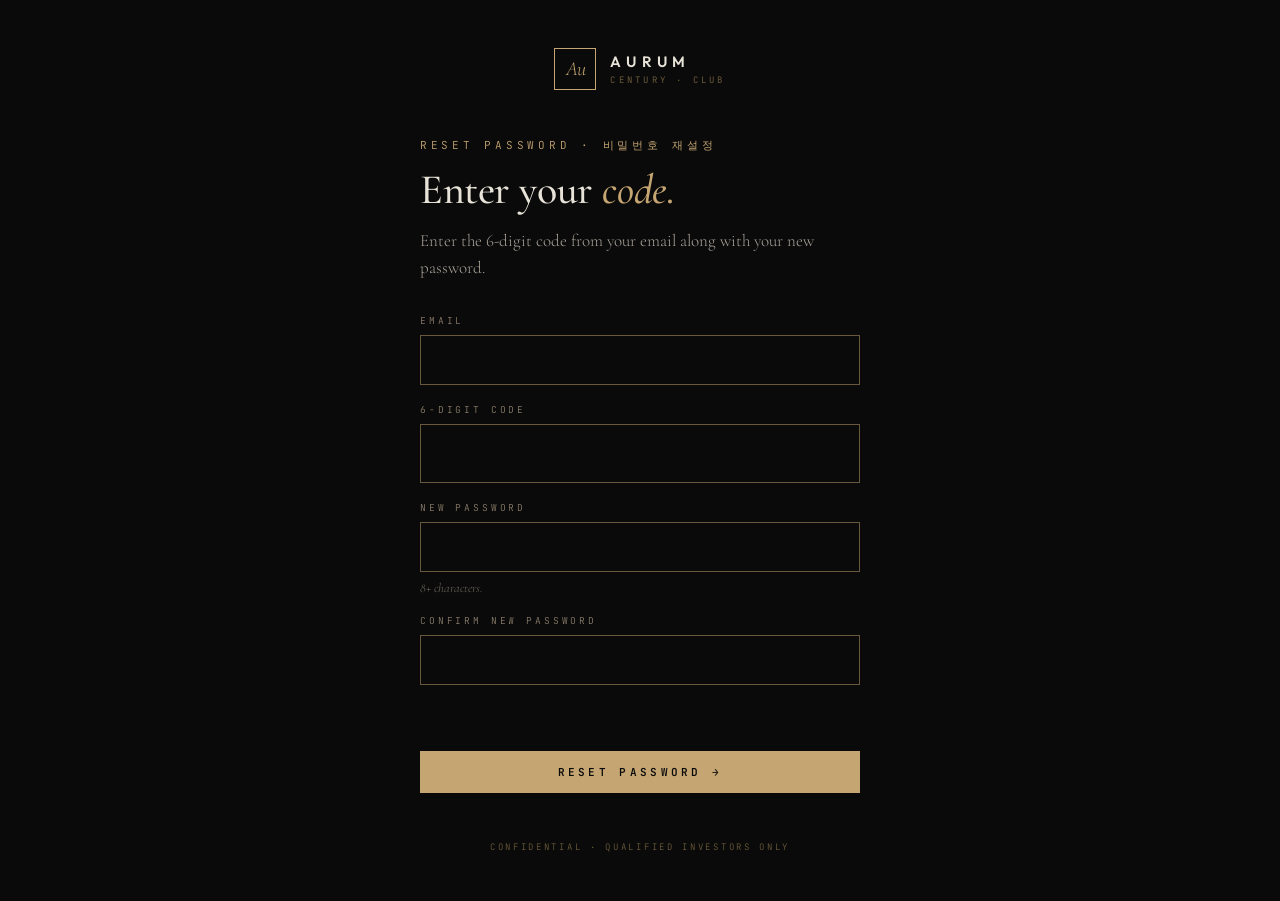
<file: reset-password.html>
<!doctype html>
<html lang="ko">
<head>
<meta charset="utf-8">
<meta name="viewport" content="width=device-width,initial-scale=1,maximum-scale=5">
<meta name="theme-color" content="#0a0a0a">
<meta name="robots" content="noindex, nofollow">
<title>Reset password · The Aurum Century Club</title>
<link rel="icon" type="image/svg+xml" href="data:image/svg+xml;utf8,<svg xmlns='http://www.w3.org/2000/svg' viewBox='0 0 32 32'><rect width='32' height='32' fill='%230a0a0a'/><rect x='4' y='4' width='24' height='24' fill='none' stroke='%23C5A572' stroke-width='1.2'/><text x='16' y='22' text-anchor='middle' font-family='Georgia,serif' font-size='15' font-style='italic' fill='%23C5A572'>Au</text></svg>">
<link rel="preconnect" href="https://fonts.googleapis.com">
<link rel="preconnect" href="https://fonts.gstatic.com" crossorigin>
<link href="https://fonts.googleapis.com/css2?family=Cormorant+Garamond:ital,wght@0,400;0,500;0,600;1,400;1,500;1,600&family=Noto+Serif+KR:wght@300;400;500;600&family=Outfit:wght@300;400;500;600;700&family=JetBrains+Mono:wght@400;500;600&display=swap" rel="stylesheet">
<style>
:root{--bg:#0a0a0a;--text:#e8e3d8;--sub:#aaa39a;--muted:#6b655e;--gold:#C5A572;--goldB:#E3C187;--goldD:#8a7d6b;--goldDeep:#6a5a3a;--goldBorder:rgba(197,165,114,0.22);--goldBorderS:rgba(197,165,114,0.50);--goldWash:rgba(197,165,114,0.04);--border:rgba(255,255,255,0.08);--red:#c77061;--serif:'Cormorant Garamond','Noto Serif KR',Georgia,serif;--sans:'Outfit',system-ui,sans-serif;--mono:'JetBrains Mono',ui-monospace,monospace}
*,*::before,*::after{box-sizing:border-box}
html,body{margin:0;padding:0;background:var(--bg);color:var(--text);font-family:var(--serif);font-weight:300;-webkit-font-smoothing:antialiased;min-height:100vh}
.wrap{min-height:100vh;display:flex;flex-direction:column;justify-content:center;align-items:center;padding:48px 24px;max-width:540px;margin:0 auto}
.lockup{display:flex;align-items:center;gap:14px;margin-bottom:48px}
.seal{width:42px;height:42px;border:1px solid var(--gold);display:flex;align-items:center;justify-content:center;font-family:var(--serif);font-style:italic;color:var(--gold);font-size:20px;letter-spacing:-0.04em}
.lockup-text{display:flex;flex-direction:column;line-height:1}
.word{font-family:var(--sans);font-weight:600;font-size:15px;letter-spacing:0.34em;color:var(--text)}
.program{font-family:var(--mono);font-weight:400;font-size:9px;letter-spacing:0.36em;color:var(--goldDeep);margin-top:7px}
.eyebrow{font-family:var(--mono);font-size:11px;letter-spacing:0.34em;color:var(--gold);margin-bottom:14px;text-transform:uppercase}
h1{font-family:var(--serif);font-weight:500;font-size:42px;line-height:1.1;letter-spacing:-0.01em;margin:0 0 14px}
h1 em{font-style:italic;color:var(--gold)}
.lede{color:var(--sub);font-size:17px;line-height:1.6;margin:0 0 32px;max-width:440px}
form{width:100%;max-width:440px;display:flex;flex-direction:column;gap:18px}
label{display:flex;flex-direction:column;gap:8px}
.label-text{font-family:var(--mono);font-size:9.5px;letter-spacing:0.30em;color:var(--goldD);text-transform:uppercase}
input{padding:14px 16px;background:var(--bg);border:1px solid var(--goldBorderS);color:var(--text);font-family:var(--mono);font-size:15px;outline:none;transition:border-color .15s}
input#code{font-size:22px;letter-spacing:0.32em;text-align:center}
input:focus{border-color:var(--gold)}
input.error{border-color:var(--red)}
.hint{font-family:var(--serif);font-style:italic;font-size:13px;color:var(--muted)}
.btn{padding:14px 24px;background:var(--gold);color:var(--bg);border:0;font-family:var(--mono);font-size:11px;letter-spacing:0.30em;font-weight:600;text-transform:uppercase;cursor:pointer;margin-top:10px}
.btn:hover{background:var(--goldB)}
.btn:disabled{opacity:.4;cursor:not-allowed}
.err{color:var(--red);font-size:14px;font-family:var(--serif);min-height:20px}
.foot{margin-top:48px;font-family:var(--mono);font-size:9px;letter-spacing:0.30em;color:var(--goldDeep);text-align:center}
.success{padding:18px;border:1px solid var(--goldBorderS);background:var(--goldWash);color:var(--gold);font-family:var(--serif);font-size:16px;text-align:center;margin-bottom:22px}
.hidden{display:none}
</style>
</head>
<body>
<main class="wrap">
  <div class="lockup">
    <div class="seal"><em>Au</em></div>
    <div class="lockup-text">
      <span class="word">AURUM</span>
      <span class="program">CENTURY · CLUB</span>
    </div>
  </div>

  <div id="form-state">
    <div class="eyebrow">Reset password · 비밀번호 재설정</div>
    <h1>Enter your <em>code.</em></h1>
    <p class="lede">Enter the 6-digit code from your email along with your new password.</p>

    <form id="reset-form" autocomplete="off" novalidate>
      <label>
        <span class="label-text">Email</span>
        <input type="email" id="email" required autocomplete="email" inputmode="email">
      </label>
      <label>
        <span class="label-text">6-digit code</span>
        <input type="text" id="code" required maxlength="6" inputmode="numeric" pattern="[0-9]{6}" autocomplete="one-time-code">
      </label>
      <label>
        <span class="label-text">New password</span>
        <input type="password" id="pw" required autocomplete="new-password" minlength="8">
        <span class="hint">8+ characters.</span>
      </label>
      <label>
        <span class="label-text">Confirm new password</span>
        <input type="password" id="pw-confirm" required autocomplete="new-password" minlength="8">
      </label>
      <div class="err" id="err"></div>
      <button class="btn" id="submit-btn" type="submit">RESET PASSWORD →</button>
    </form>
  </div>

  <div id="success-state" class="hidden">
    <div class="success">Password reset. Redirecting to your portfolio…</div>
  </div>

  <div class="foot">CONFIDENTIAL  ·  QUALIFIED INVESTORS ONLY</div>
</main>

<script>
(function(){
  var form = document.getElementById('reset-form');
  var emailEl = document.getElementById('email');
  var codeEl = document.getElementById('code');
  var pwEl = document.getElementById('pw');
  var pwCEl = document.getElementById('pw-confirm');
  var errEl = document.getElementById('err');
  var btn = document.getElementById('submit-btn');

  // Pre-fill email from sessionStorage if forgot-password sent us here
  try {
    var stashed = sessionStorage.getItem('aurum_reset_email');
    if (stashed) emailEl.value = stashed;
  } catch (_) {}
  // Or pre-fill from URL ?email=
  try {
    var qe = new URL(location.href).searchParams.get('email');
    if (qe && !emailEl.value) emailEl.value = qe;
  } catch (_) {}

  // Force numeric only on code input
  codeEl.addEventListener('input', function(){
    codeEl.value = codeEl.value.replace(/\D/g, '').slice(0, 6);
  });

  form.addEventListener('submit', async function(e){
    e.preventDefault();
    errEl.textContent = '';
    [emailEl, codeEl, pwEl, pwCEl].forEach(function(el){ el.classList.remove('error'); });

    var email = emailEl.value.trim().toLowerCase();
    var code = codeEl.value.trim();
    var pw = pwEl.value;
    var pwc = pwCEl.value;

    if (!email) { emailEl.classList.add('error'); errEl.textContent = 'Email is required.'; return; }
    if (code.length !== 6) { codeEl.classList.add('error'); errEl.textContent = 'Code must be 6 digits.'; return; }
    if (pw.length < 8) { pwEl.classList.add('error'); errEl.textContent = 'Password must be at least 8 characters.'; return; }
    if (pw !== pwc) { pwCEl.classList.add('error'); errEl.textContent = 'Passwords do not match.'; return; }

    btn.disabled = true; btn.textContent = 'RESETTING…';
    try {
      var r = await fetch('/api/login?op=password-reset-confirm', {
        method: 'POST',
        headers: {'Content-Type':'application/json'},
        body: JSON.stringify({ email: email, code: code, password: pw, confirm: pwc })
      });
      var j = await r.json().catch(function(){ return {}; });
      if (r.ok && j.ok) {
        try { sessionStorage.removeItem('aurum_reset_email'); } catch (_) {}
        document.getElementById('form-state').classList.add('hidden');
        document.getElementById('success-state').classList.remove('hidden');
        setTimeout(function(){ window.location.replace(j.redirect || '/portfolio'); }, 1200);
        return;
      }
      btn.disabled = false; btn.textContent = 'RESET PASSWORD →';
      errEl.textContent = (j && j.error) || 'Could not reset. Check the code and try again.';
    } catch (err) {
      btn.disabled = false; btn.textContent = 'RESET PASSWORD →';
      errEl.textContent = 'Network error. Try again.';
    }
  });
})();
</script>
</body>
</html>
</file>
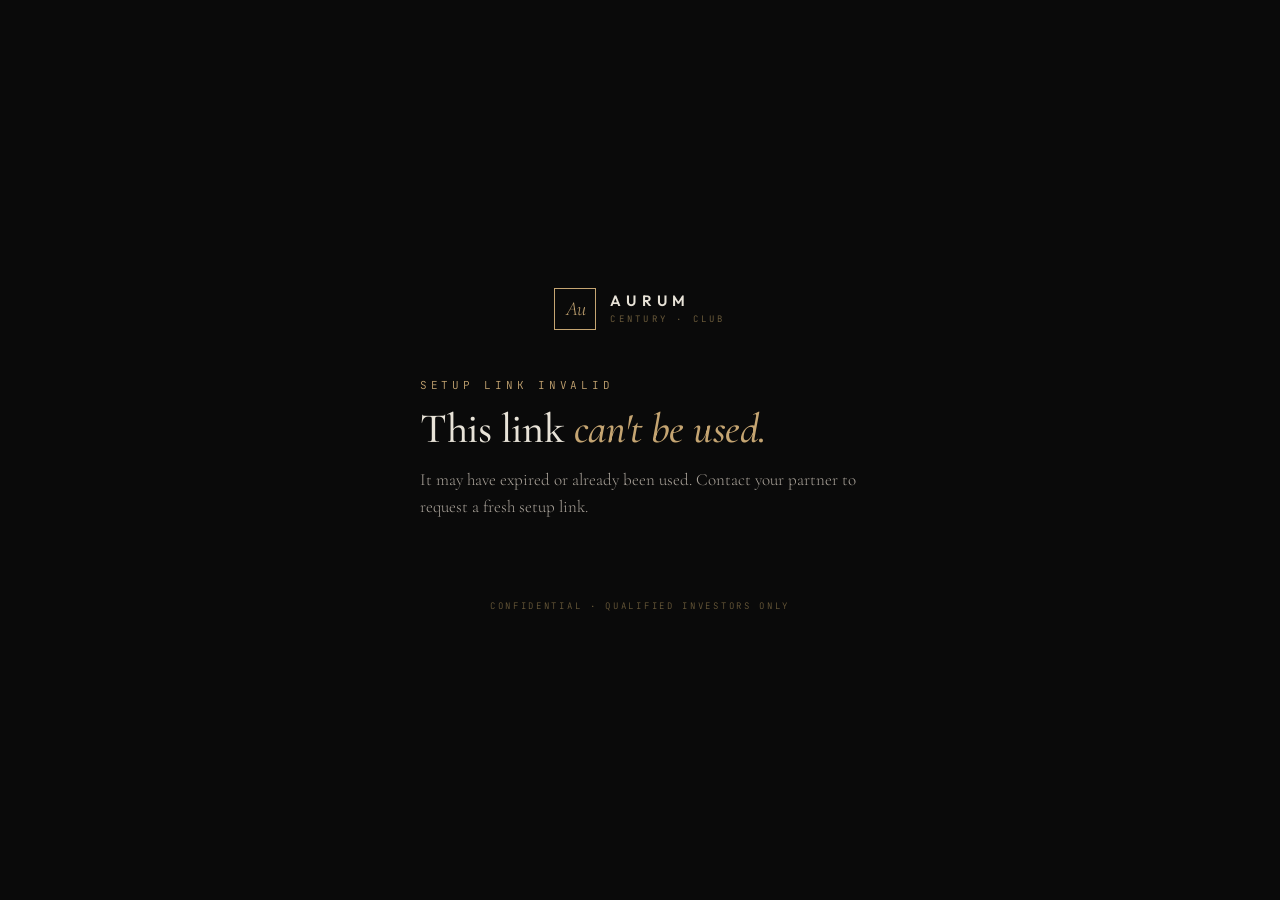
<file: setup-password.html>
<!doctype html>
<html lang="ko">
<head>
<meta charset="utf-8">
<meta name="viewport" content="width=device-width,initial-scale=1,maximum-scale=5">
<meta name="theme-color" content="#0a0a0a">
<meta name="robots" content="noindex, nofollow">
<title>Set up password · The Aurum Century Club</title>
<link rel="icon" type="image/svg+xml" href="data:image/svg+xml;utf8,<svg xmlns='http://www.w3.org/2000/svg' viewBox='0 0 32 32'><rect width='32' height='32' fill='%230a0a0a'/><rect x='4' y='4' width='24' height='24' fill='none' stroke='%23C5A572' stroke-width='1.2'/><text x='16' y='22' text-anchor='middle' font-family='Georgia,serif' font-size='15' font-style='italic' fill='%23C5A572'>Au</text></svg>">
<link rel="preconnect" href="https://fonts.googleapis.com">
<link rel="preconnect" href="https://fonts.gstatic.com" crossorigin>
<link href="https://fonts.googleapis.com/css2?family=Cormorant+Garamond:ital,wght@0,400;0,500;0,600;1,400;1,500;1,600&family=Noto+Serif+KR:wght@300;400;500;600&family=Outfit:wght@300;400;500;600;700&family=JetBrains+Mono:wght@400;500;600&display=swap" rel="stylesheet">
<style>
:root{
  --bg:#0a0a0a;--card:#0f0d0a;--text:#e8e3d8;--sub:#aaa39a;--muted:#6b655e;
  --gold:#C5A572;--goldB:#E3C187;--goldD:#8a7d6b;--goldDeep:#6a5a3a;
  --goldBorder:rgba(197,165,114,0.22);--goldBorderS:rgba(197,165,114,0.50);
  --goldWash:rgba(197,165,114,0.04);--border:rgba(255,255,255,0.08);--red:#c77061;
  --serif:'Cormorant Garamond','Noto Serif KR',Georgia,serif;
  --sans:'Outfit',system-ui,sans-serif;
  --mono:'JetBrains Mono',ui-monospace,monospace;
}
*,*::before,*::after{box-sizing:border-box}
html,body{margin:0;padding:0;background:var(--bg);color:var(--text);font-family:var(--serif);font-weight:300;-webkit-font-smoothing:antialiased;min-height:100vh}
.wrap{min-height:100vh;display:flex;flex-direction:column;justify-content:center;align-items:center;padding:48px 24px;max-width:540px;margin:0 auto}
.lockup{display:flex;align-items:center;gap:14px;margin-bottom:48px}
.seal{width:42px;height:42px;border:1px solid var(--gold);display:flex;align-items:center;justify-content:center;font-family:var(--serif);font-style:italic;color:var(--gold);font-size:20px;letter-spacing:-0.04em}
.lockup-text{display:flex;flex-direction:column;line-height:1}
.word{font-family:var(--sans);font-weight:600;font-size:15px;letter-spacing:0.34em;color:var(--text)}
.program{font-family:var(--mono);font-weight:400;font-size:9px;letter-spacing:0.36em;color:var(--goldDeep);margin-top:7px}
.eyebrow{font-family:var(--mono);font-size:11px;letter-spacing:0.34em;color:var(--gold);margin-bottom:14px;text-transform:uppercase}
h1{font-family:var(--serif);font-weight:500;font-size:42px;line-height:1.1;letter-spacing:-0.01em;margin:0 0 14px}
h1 em{font-style:italic;color:var(--gold)}
.lede{color:var(--sub);font-size:17px;line-height:1.6;margin:0 0 32px;max-width:440px}
form{width:100%;max-width:440px;display:flex;flex-direction:column;gap:18px}
label{display:flex;flex-direction:column;gap:8px}
.label-text{font-family:var(--mono);font-size:9.5px;letter-spacing:0.30em;color:var(--goldD);text-transform:uppercase}
input[type=password]{padding:14px 16px;background:var(--bg);border:1px solid var(--goldBorderS);color:var(--text);font-family:var(--mono);font-size:15px;letter-spacing:0.04em;outline:none;transition:border-color .15s}
input[type=password]:focus{border-color:var(--gold)}
input.error{border-color:var(--red)}
.hint{font-family:var(--serif);font-style:italic;font-size:13px;color:var(--muted)}
.btn{padding:14px 24px;background:var(--gold);color:var(--bg);border:0;font-family:var(--mono);font-size:11px;letter-spacing:0.30em;font-weight:600;text-transform:uppercase;cursor:pointer;margin-top:10px;transition:background .15s}
.btn:hover{background:var(--goldB)}
.btn:disabled{opacity:.4;cursor:not-allowed}
.err{color:var(--red);font-size:14px;font-family:var(--serif);min-height:20px}
.foot{margin-top:48px;font-family:var(--mono);font-size:9px;letter-spacing:0.30em;color:var(--goldDeep);text-align:center}
.success{padding:18px;border:1px solid var(--goldBorderS);background:var(--goldWash);color:var(--gold);font-family:var(--serif);font-size:16px;text-align:center;margin-bottom:22px}
.hidden{display:none}
</style>
</head>
<body>
<main class="wrap">
  <div class="lockup">
    <div class="seal"><em>Au</em></div>
    <div class="lockup-text">
      <span class="word">AURUM</span>
      <span class="program">CENTURY · CLUB</span>
    </div>
  </div>

  <div id="form-state">
    <div class="eyebrow">Set password · 비밀번호 설정</div>
    <h1>Welcome to the <em>100.</em></h1>
    <p class="lede">Set a password to access your portfolio. Your access code from earlier emails will be replaced — from now on, sign in with your email and password.</p>

    <form id="pw-form" autocomplete="off" novalidate>
      <label>
        <span class="label-text">New password</span>
        <input type="password" id="pw" required autocomplete="new-password" minlength="8">
        <span class="hint">8+ characters. Use a passphrase you'll remember.</span>
      </label>
      <label>
        <span class="label-text">Confirm password</span>
        <input type="password" id="pw-confirm" required autocomplete="new-password" minlength="8">
      </label>
      <div class="err" id="err"></div>
      <button class="btn" id="submit-btn" type="submit">SET PASSWORD →</button>
    </form>
  </div>

  <div id="success-state" class="hidden">
    <div class="success">Password set. Redirecting to your portfolio…</div>
  </div>

  <div id="error-state" class="hidden">
    <div class="eyebrow">Setup link invalid</div>
    <h1>This link <em>can't be used.</em></h1>
    <p class="lede">It may have expired or already been used. Contact your partner to request a fresh setup link.</p>
  </div>

  <div class="foot">CONFIDENTIAL  ·  QUALIFIED INVESTORS ONLY</div>
</main>

<script>
(function(){
  var url = new URL(location.href);
  var ml = url.searchParams.get('ml') || '';
  if (!ml) {
    document.getElementById('form-state').classList.add('hidden');
    document.getElementById('error-state').classList.remove('hidden');
    return;
  }

  var form = document.getElementById('pw-form');
  var pwEl = document.getElementById('pw');
  var pwCEl = document.getElementById('pw-confirm');
  var errEl = document.getElementById('err');
  var btn = document.getElementById('submit-btn');

  form.addEventListener('submit', async function(e){
    e.preventDefault();
    errEl.textContent = '';
    pwEl.classList.remove('error');
    pwCEl.classList.remove('error');

    var pw = pwEl.value;
    var pwc = pwCEl.value;
    if (pw.length < 8) { pwEl.classList.add('error'); errEl.textContent = 'Password must be at least 8 characters.'; return; }
    if (pw !== pwc) { pwCEl.classList.add('error'); errEl.textContent = 'Passwords do not match.'; return; }

    btn.disabled = true; btn.textContent = 'SETTING…';
    try {
      var r = await fetch('/api/login?op=password-setup', {
        method: 'POST',
        headers: {'Content-Type':'application/json'},
        body: JSON.stringify({ ml: ml, password: pw, confirm: pwc })
      });
      var j = await r.json().catch(function(){ return {}; });
      if (r.ok && j.ok) {
        document.getElementById('form-state').classList.add('hidden');
        document.getElementById('success-state').classList.remove('hidden');
        setTimeout(function(){ window.location.replace(j.redirect || '/portfolio'); }, 1200);
        return;
      }
      btn.disabled = false; btn.textContent = 'SET PASSWORD →';
      errEl.textContent = (j && j.error) || 'Something went wrong. Try again.';
    } catch (err) {
      btn.disabled = false; btn.textContent = 'SET PASSWORD →';
      errEl.textContent = 'Network error. Try again.';
    }
  });
})();
</script>
</body>
</html>
</file>
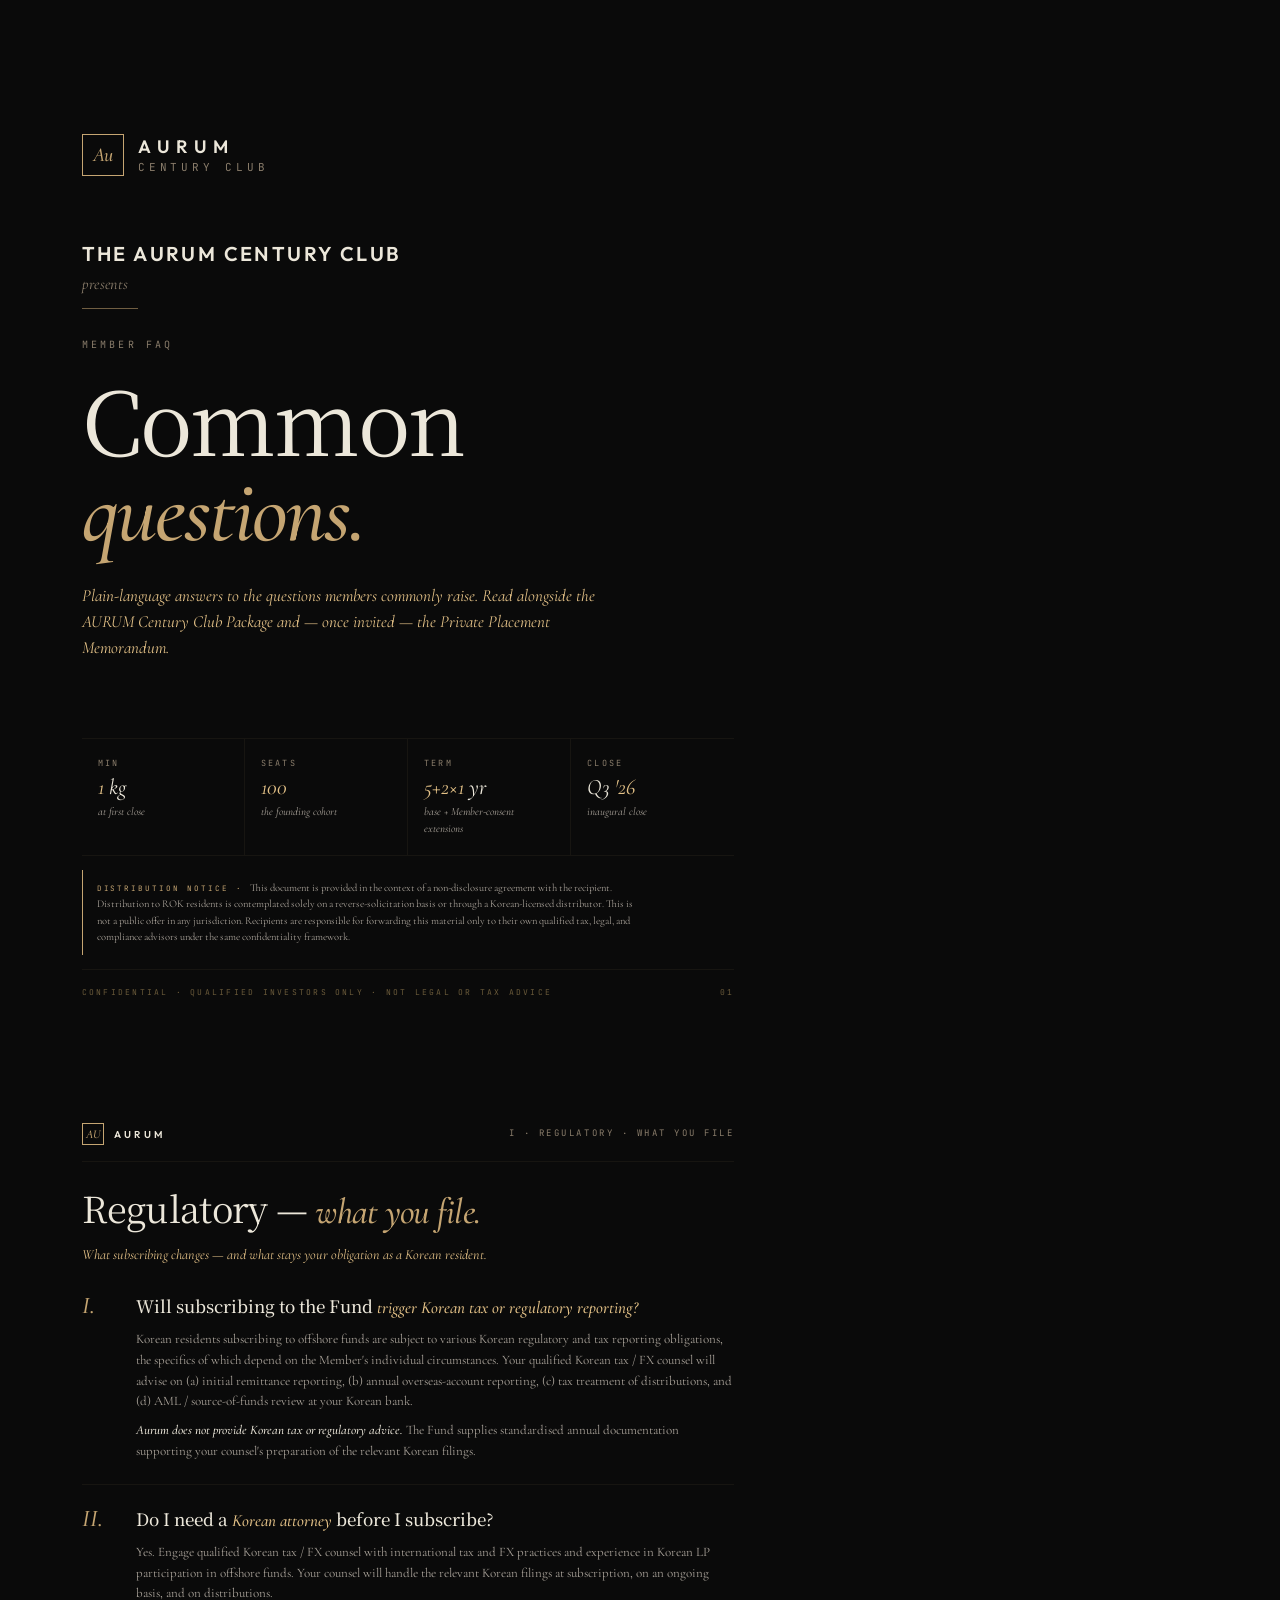
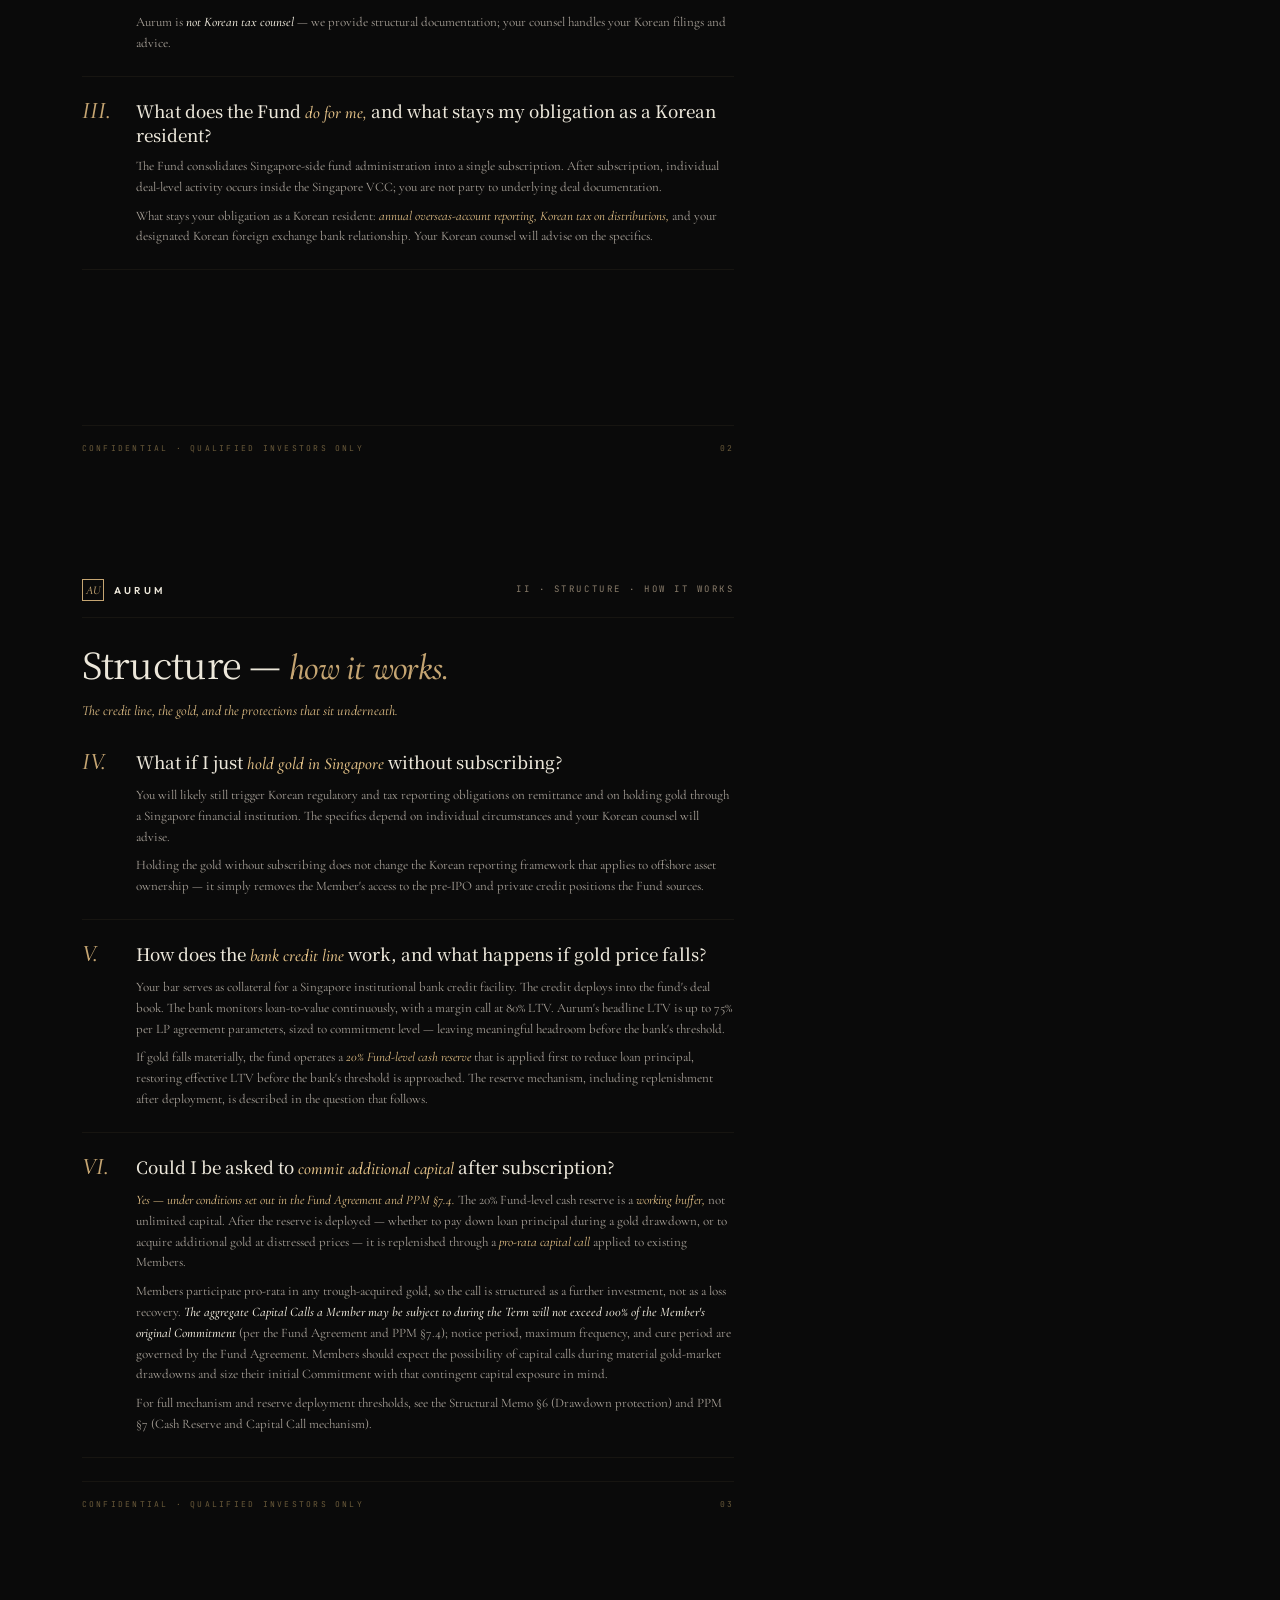
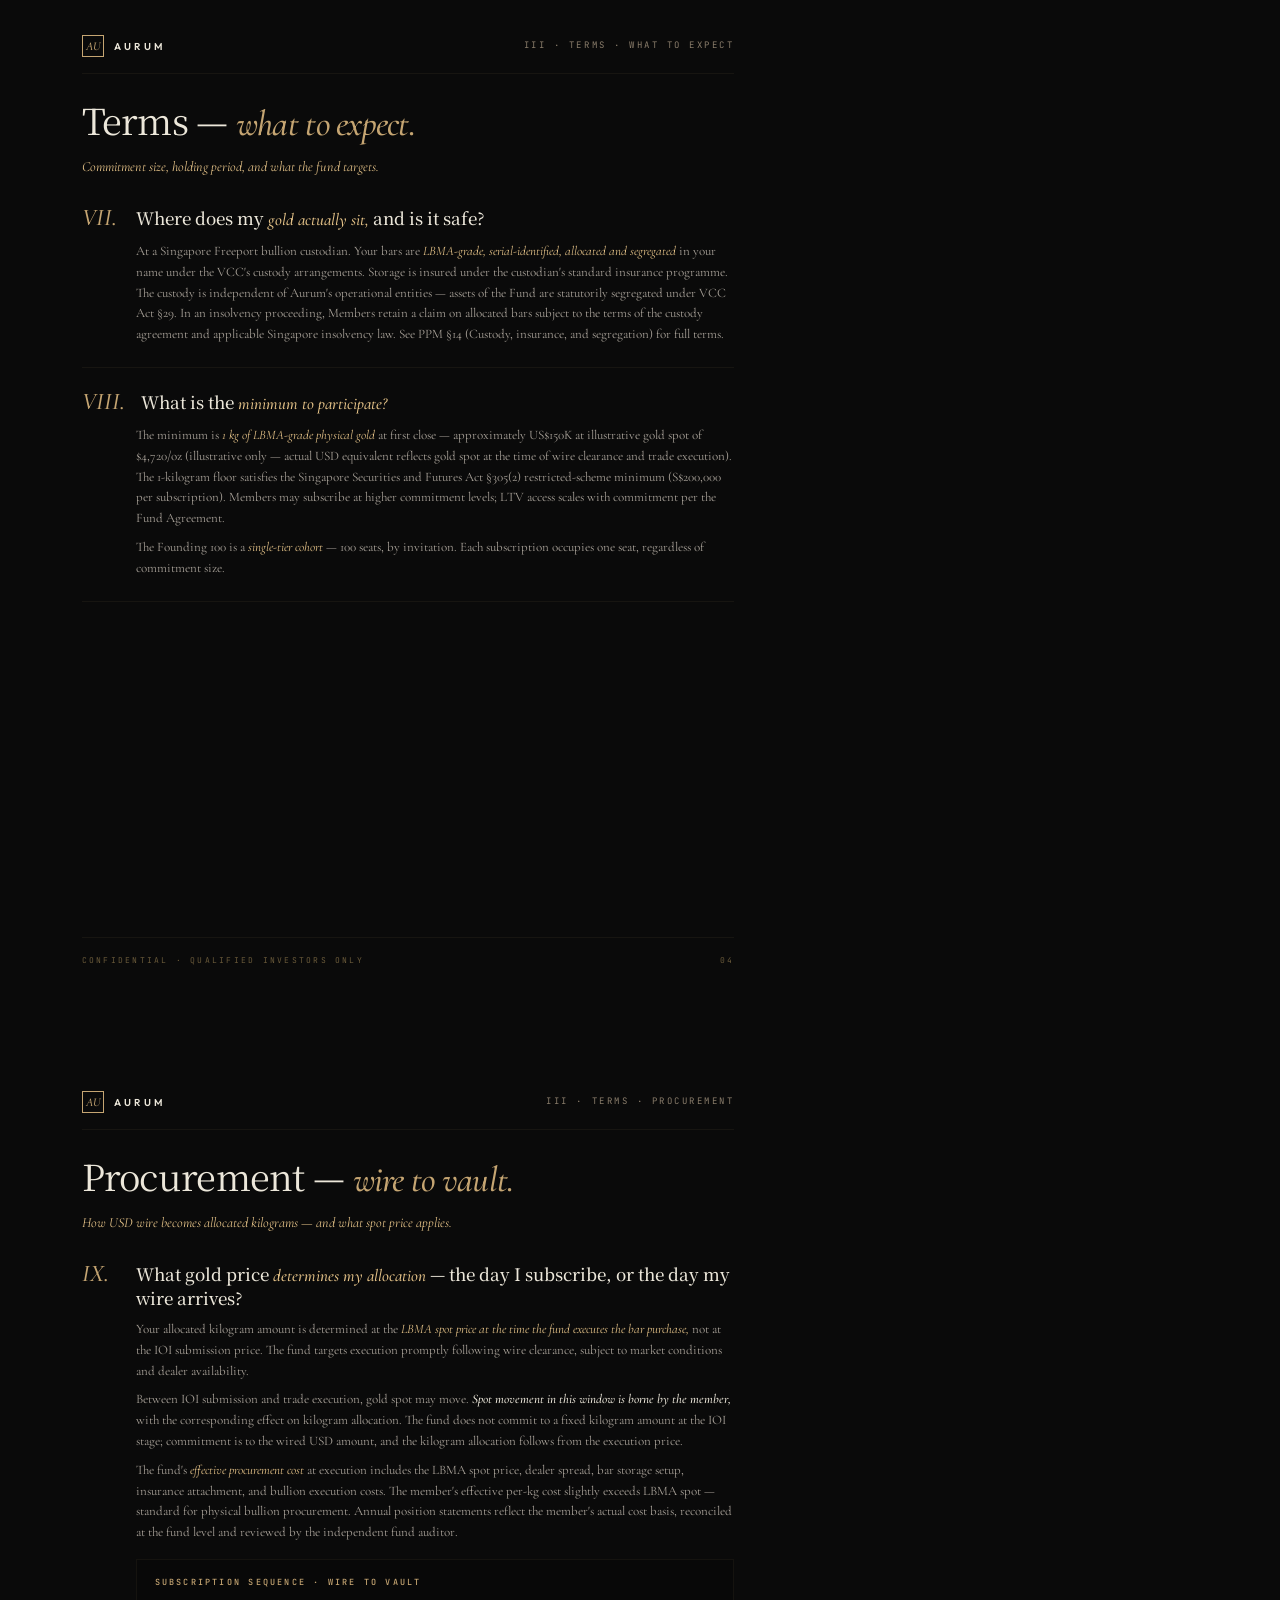
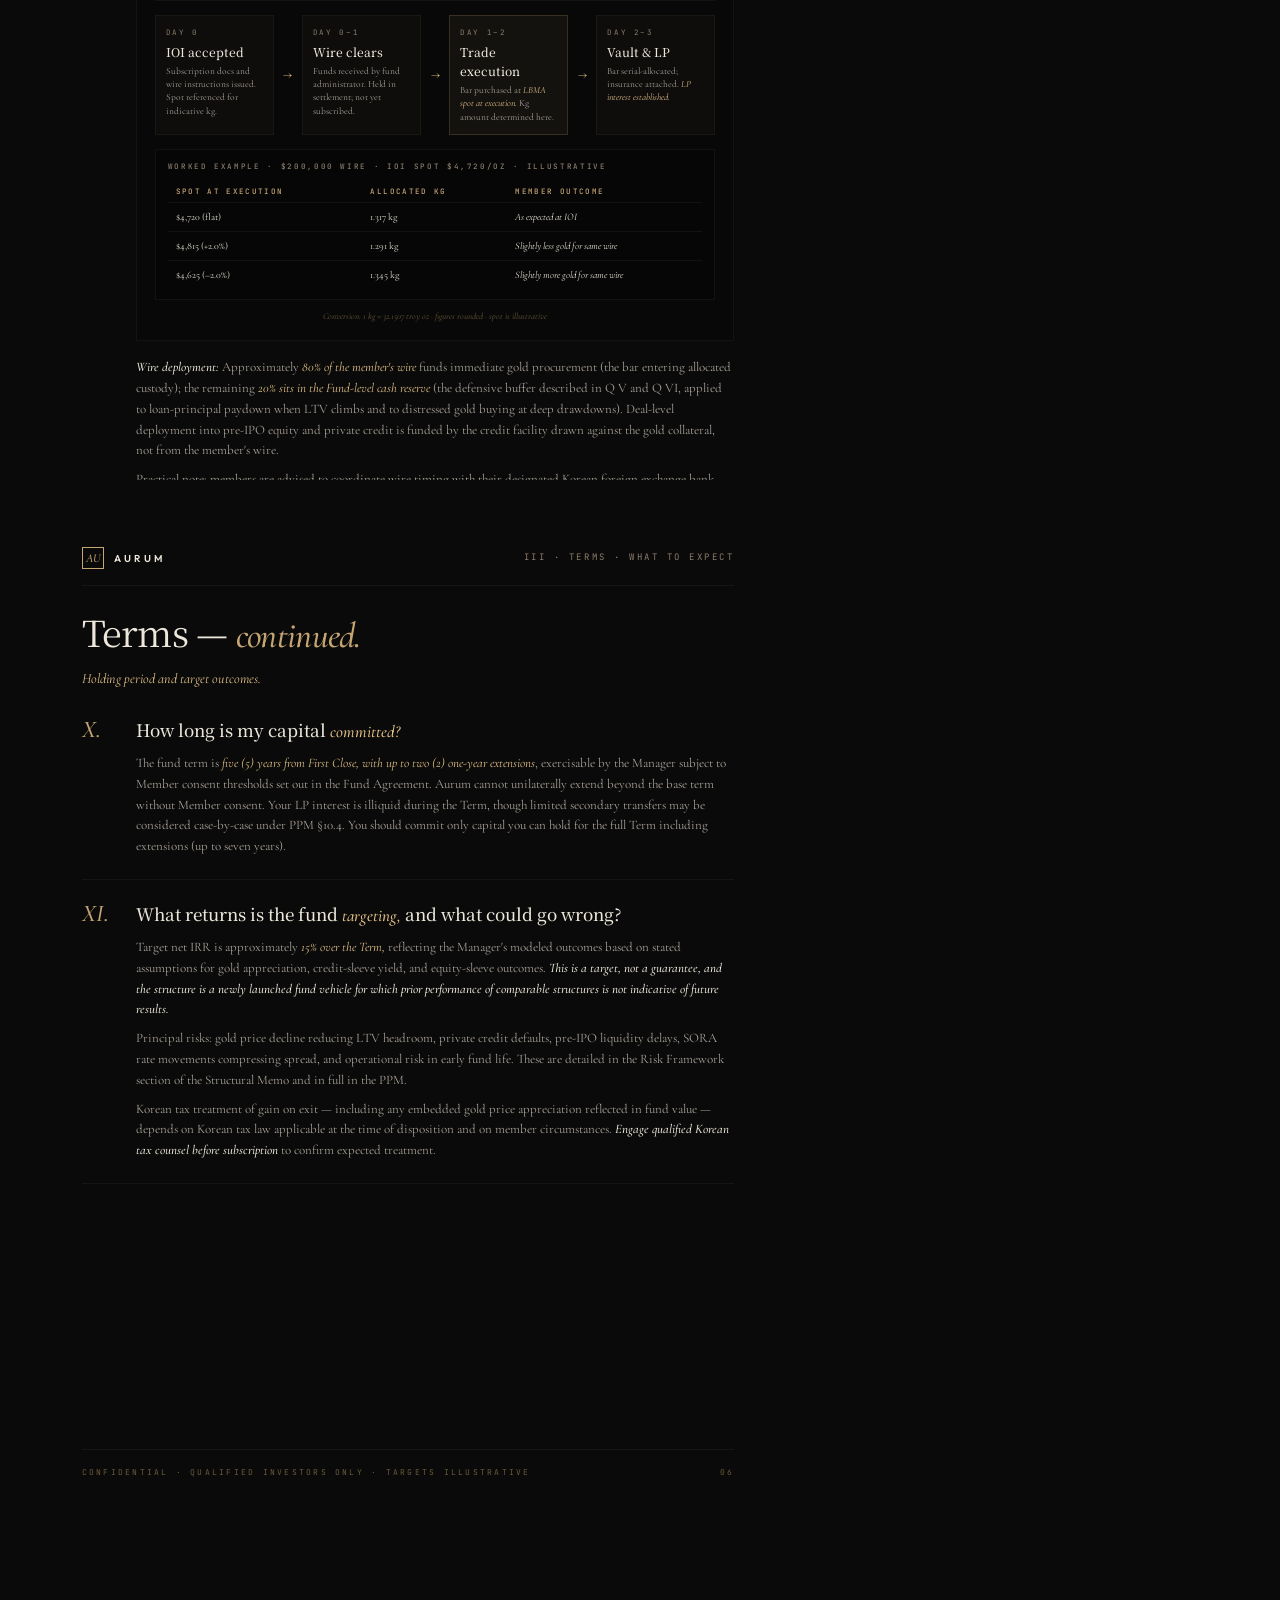
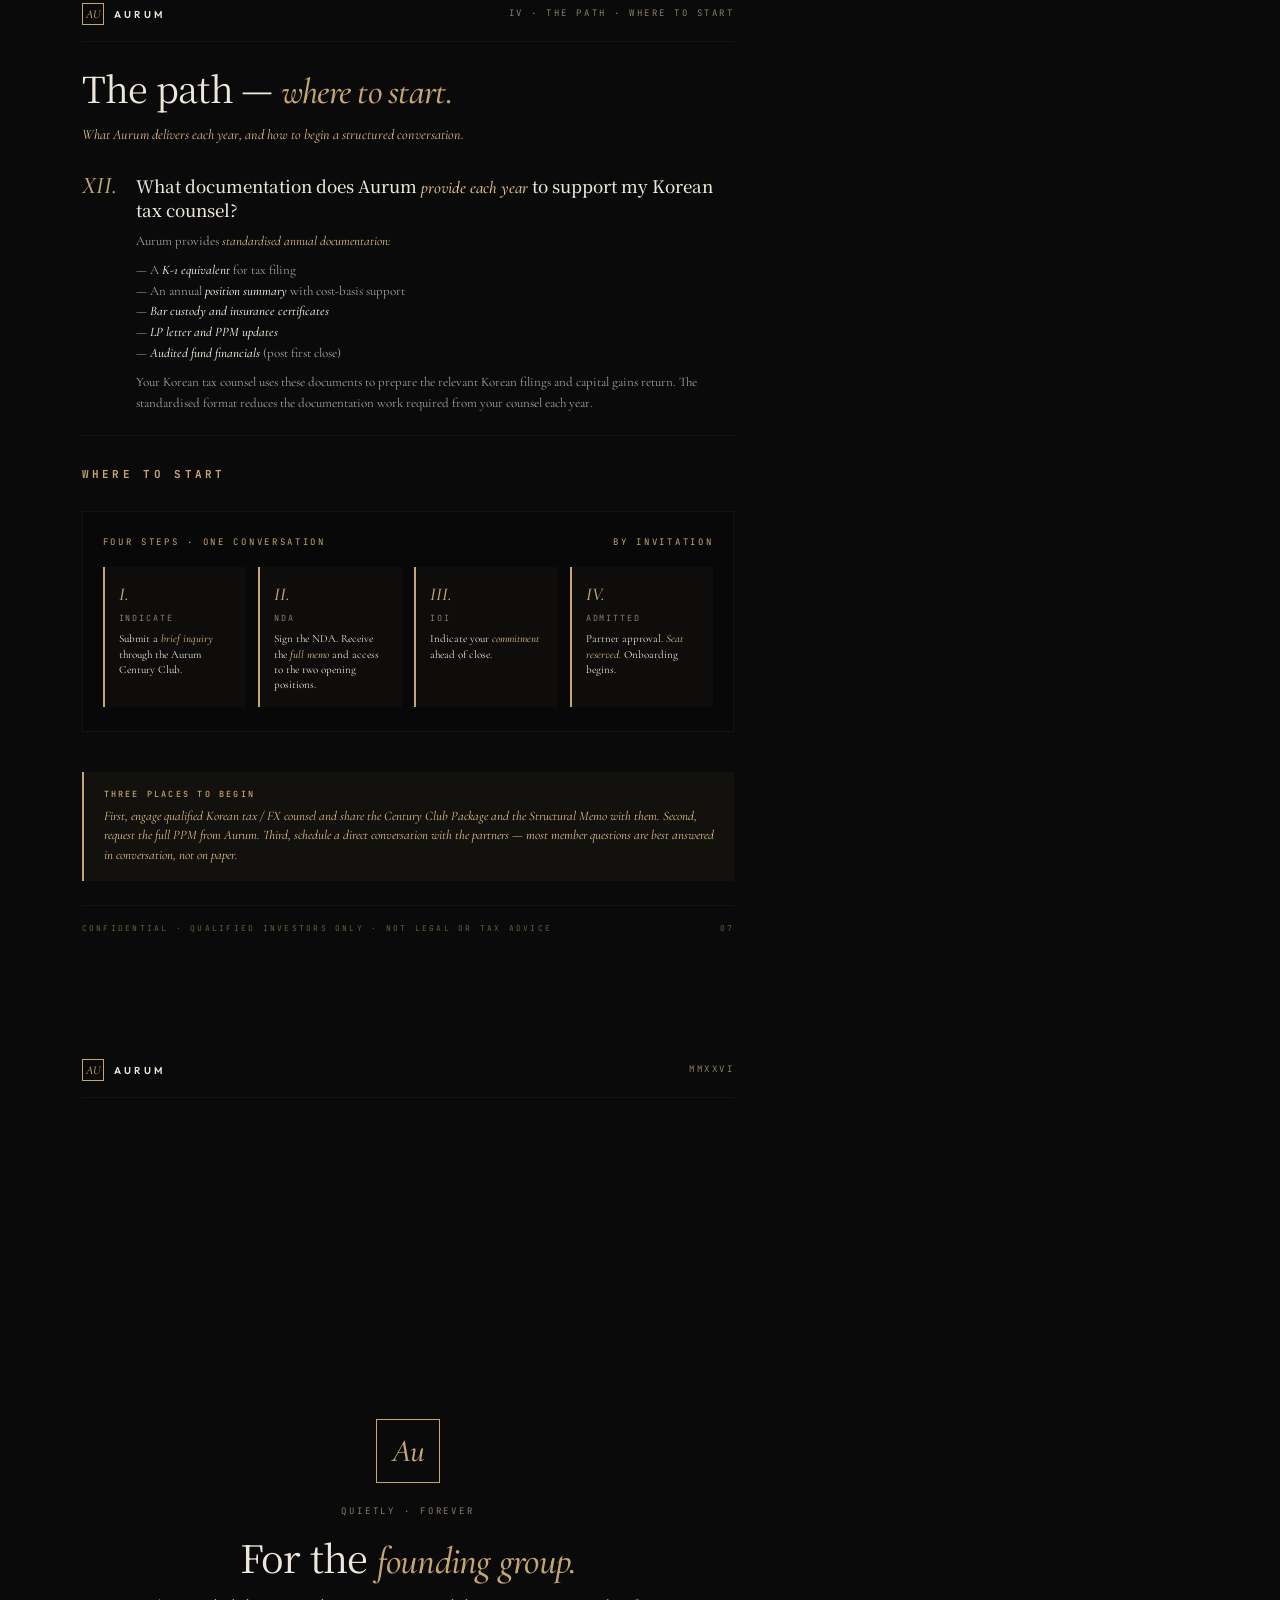
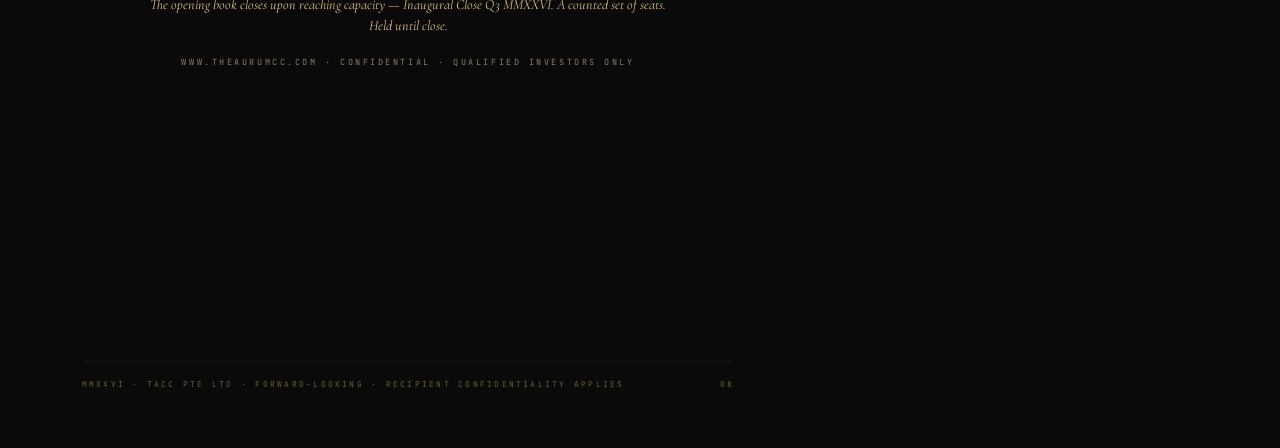
<file: _docs/TACC_Member_FAQ_web.html>
<!DOCTYPE html>
<html lang="en">
<head>
  <meta charset="UTF-8">
  <title>TACC Member FAQ · Folio 003</title>
  <link rel="preconnect" href="https://fonts.googleapis.com">
  <link rel="preconnect" href="https://fonts.gstatic.com" crossorigin>
  <link href="https://fonts.googleapis.com/css2?family=Cormorant+Garamond:ital,wght@0,300;0,400;0,500;0,600;1,300;1,400;1,500&family=Outfit:wght@300;400;500;600&family=JetBrains+Mono:wght@400;500&family=Noto+Serif+KR:wght@300;400;500;600&display=swap" rel="stylesheet">
<style>
:root {
  --bg: #0a0a0a;
  --elev: #111111;
  --text: #ECE7DA;
  --textDim: #aaa39a;
  --gold: #C5A572;
  --goldB: #E3C187;
  --goldD: #8a7d6b;
  --goldDeep: #6a5a3a;
  --border: rgba(197,165,114,0.12);
  --borderS: rgba(197,165,114,0.07);
  --borderM: rgba(197,165,114,0.20);
  --serif: 'Cormorant Garamond', Georgia, serif;
  --serifKr: 'Noto Serif KR', serif;
  --sans: 'Outfit', sans-serif;
  --mono: 'JetBrains Mono', monospace;
  --goldGlow: rgba(197,165,114,0.30);
}

@page { size: Letter; margin: 0; background: #0a0a0a; }

* { margin: 0; padding: 0; box-sizing: border-box; }

html, body {
  background: var(--bg);
  color: var(--text);
  font-family: var(--serif);
  font-size: 14px;
  line-height: 1.5;
  -webkit-print-color-adjust: exact; print-color-adjust: exact;
}

.page {
  width: 8.5in;
  height: 11in;
  background: var(--bg);
  padding: 0.7in 0.85in 0.6in;
  display: flex;
  flex-direction: column;
  position: relative;
  page-break-after: always;
  page-break-inside: avoid;
  overflow: hidden;
}
.page:last-child { page-break-after: auto; }

/* ─── HEADER ─── */
.head {
  display: flex;
  justify-content: space-between;
  align-items: center;
  padding-bottom: 16px;
  border-bottom: 1px solid var(--borderS);
  margin-bottom: 28px;
  font-family: var(--mono);
  font-size: 9px;
  letter-spacing: 0.28em;
  color: var(--goldD);
  text-transform: uppercase;
}
.head .lockup { display: flex; align-items: center; gap: 10px; }
.head .au {
  display: inline-flex; align-items: center; justify-content: center;
  width: 22px; height: 22px;
  border: 1px solid var(--gold);
  font-family: var(--serif); font-style: italic; font-weight: 500;
  color: var(--gold); font-size: 12px; letter-spacing: -0.04em;
}
.head .word {
  font-family: var(--sans); font-weight: 600; font-size: 10px;
  color: var(--text); letter-spacing: 0.34em;
}

/* ─── FOOTER ─── */
.foot {
  margin-top: auto;
  padding-top: 16px;
  border-top: 1px solid var(--borderS);
  display: flex; justify-content: space-between; align-items: center;
  font-family: var(--mono); font-size: 8px;
  color: var(--goldDeep); letter-spacing: 0.28em;
  text-transform: uppercase;
}

/* ─── COVER ─── */
.cover-mark {
  margin-top: 0.7in;
  display: flex; align-items: center; gap: 14px;
}
.cover-mark .au {
  width: 42px; height: 42px;
  border: 1px solid var(--gold);
  display: flex; align-items: center; justify-content: center;
  font-family: var(--serif); font-style: italic; font-weight: 500;
  color: var(--gold); font-size: 20px; letter-spacing: -0.04em;
  flex-shrink: 0;
}
.cover-mark .au em { font-style: italic; }
.cover-mark .wm {
  font-family: var(--sans); font-weight: 600;
  font-size: 18px; color: var(--text); letter-spacing: 0.34em;
  line-height: 1;
  display: flex; flex-direction: column;
}
.cover-mark .wm .sub {
  display: block; margin-top: 6px;
  font-family: var(--mono); font-weight: 400;
  font-size: 11px;
  color: var(--goldD); letter-spacing: 0.36em;
}
.cover-eyebrow {
  margin-top: 1.2in;
  font-family: var(--mono); font-size: 10px;
  color: var(--goldD); letter-spacing: 0.32em;
}
.cover-title {
  margin-top: 24px;
  font-family: var(--serifKr); font-weight: 400;
  font-size: 88px; line-height: 0.96; letter-spacing: -0.025em;
  color: var(--text);
}
.cover-title em {
  font-family: var(--serif); font-style: italic;
  color: var(--gold); font-weight: 500;
}
.cover-lede {
  margin-top: 28px; max-width: 5.5in;
  font-family: var(--serif); font-style: italic;
  font-size: 17px; line-height: 1.55; color: var(--goldB);
}

.cover-quick {
  margin-top: 0.8in;
  display: grid;
  grid-template-columns: repeat(4, 1fr);
  gap: 0;
  border-top: 1px solid var(--borderS);
  border-bottom: 1px solid var(--borderS);
}
.cover-quick .cell {
  padding: 18px 16px;
  border-right: 1px solid var(--borderS);
}
.cover-quick .cell:last-child { border-right: none; }
.cover-quick .k {
  font-family: var(--mono); font-size: 8.5px;
  letter-spacing: 0.26em; color: var(--goldD);
  text-transform: uppercase; margin-bottom: 6px;
}
.cover-quick .v {
  font-family: var(--serif); font-style: italic;
  font-size: 22px; color: var(--text); line-height: 1;
}
.cover-quick .v em {
  color: var(--goldB);
}
.cover-quick .s {
  margin-top: 6px;
  font-family: var(--serif); font-style: italic;
  font-size: 11px; color: var(--textDim);
}

/* ─── PAGE TYPOGRAPHY ─── */
.page-h {
  font-family: var(--serifKr); font-weight: 400;
  font-size: 36px; line-height: 1.0; letter-spacing: -0.02em;
  color: var(--text); margin-bottom: 14px;
}
.page-h em {
  font-family: var(--serif); font-style: italic;
  color: var(--gold); font-weight: 500;
}
.page-lede {
  font-family: var(--serif); font-style: italic;
  font-size: 14px; line-height: 1.55;
  color: var(--goldB); margin-bottom: 28px;
  max-width: 6.5in;
}

/* ─── FAQ Q&A ─── */
.qa {
  margin-bottom: 22px;
  padding-bottom: 22px;
  border-bottom: 1px solid var(--borderS);
}
.qa:last-child {
  border-bottom: none;
  padding-bottom: 0;
}
.qa-q {
  display: flex;
  gap: 16px;
  align-items: baseline;
  margin-bottom: 10px;
}
.qa-q .num {
  font-family: var(--serif); font-style: italic;
  font-size: 24px; color: var(--gold); font-weight: 500;
  flex-shrink: 0; line-height: 1;
  min-width: 38px;
}
.qa-q .q {
  font-family: var(--serifKr); font-weight: 500;
  font-size: 17px; color: var(--text); line-height: 1.3;
}
.qa-q .q em {
  font-family: var(--serif); font-style: italic;
  color: var(--goldB);
  font-weight: 500;
}
.qa-a {
  margin-left: 54px;
  font-family: var(--serif);
  font-size: 13px; line-height: 1.6;
  color: var(--textDim);
}
.qa-a p {
  margin-bottom: 8px;
}
.qa-a p:last-child {
  margin-bottom: 0;
}
.qa-a em {
  font-style: italic;
  color: var(--goldB);
}
.qa-a strong {
  font-family: var(--serif);
  font-weight: 500;
  color: var(--text);
  font-style: italic;
}

/* ─── PATH DIAGRAM (page 4) ─── */
.path-diagram {
  margin: 14px 0 22px;
  padding: 24px 20px;
  border: 1px solid var(--borderS);
  background: rgba(0,0,0,0.20);
}
.path-head {
  font-family: var(--mono); font-size: 9px;
  letter-spacing: 0.30em; color: var(--gold);
  text-transform: uppercase;
  margin-bottom: 18px;
  display: flex; justify-content: space-between;
}
.path-grid {
  display: grid;
  grid-template-columns: repeat(4, 1fr);
  gap: 12px;
}
.path-step {
  padding: 14px 14px;
  border-left: 2px solid var(--gold);
  background: rgba(197,165,114,0.03);
}
.path-step .n {
  font-family: var(--serif); font-style: italic;
  font-size: 18px; color: var(--gold); font-weight: 500;
  margin-bottom: 4px;
}
.path-step .stage {
  font-family: var(--mono); font-size: 8.5px;
  letter-spacing: 0.22em; color: var(--goldD);
  text-transform: uppercase;
  margin-bottom: 6px;
}
.path-step .desc {
  font-family: var(--serif);
  font-size: 11px; line-height: 1.4;
  color: var(--text);
}
.path-step .desc em {
  font-style: italic; color: var(--goldB);
}

/* ─── CALLOUT BOX ─── */
.callout {
  margin: 18px 0;
  padding: 16px 20px;
  border-left: 2px solid var(--gold);
  background: rgba(197,165,114,0.04);
}
.callout .lbl {
  font-family: var(--mono); font-weight: 500;
  font-size: 8.5px; letter-spacing: 0.26em;
  color: var(--gold); text-transform: uppercase;
  margin-bottom: 6px;
}
.callout p {
  font-family: var(--serif); font-style: italic;
  color: var(--goldB); font-size: 13px;
  margin: 0; line-height: 1.5;
}

/* ─── CLOSER ─── */
.closer {
  flex: 1;
  display: flex; flex-direction: column;
  align-items: center; justify-content: center;
  text-align: center;
}
.closer-seal {
  display: inline-flex; align-items: center; justify-content: center;
  width: 64px; height: 64px; margin: 0 auto 22px;
  border: 1px solid var(--gold);
  font-family: var(--serif); font-style: italic; font-weight: 500;
  color: var(--gold); font-size: 32px; letter-spacing: -0.04em;
}
.closer-eyebrow {
  font-family: var(--mono); font-size: 9px;
  color: var(--goldD); letter-spacing: 0.32em;
  text-transform: uppercase;
  margin-bottom: 18px;
}
.closer h1 {
  font-family: var(--serifKr); font-weight: 400;
  font-size: 38px; line-height: 1.08; letter-spacing: -0.02em;
  color: var(--text); margin: 0 0 12px;
}
.closer h1 em {
  font-family: var(--serif); font-style: italic;
  color: var(--gold); font-weight: 500;
}
.closer .sub {
  font-family: var(--serif); font-style: italic;
  font-size: 14px; color: var(--goldB);
  max-width: 5.5in; margin-bottom: 20px;
}
.closer-tag {
  font-family: var(--mono); font-size: 8.5px;
  color: var(--goldD); letter-spacing: 0.30em;
  text-transform: uppercase;
}

/* ─── INTRO/FOREWORD ─── */
.foreword {
  font-family: var(--serif); font-style: italic;
  font-size: 14px; line-height: 1.55;
  color: var(--goldB);
  padding: 16px 22px;
  border: 1px solid var(--borderS);
  background: rgba(0,0,0,0.20);
  margin-bottom: 28px;
}
.foreword strong {
  font-style: italic;
  font-weight: 500;
  color: var(--text);
}

/* ─── Magazine masthead (cover) ─────────────────────────────────────── */
.masthead {
  margin-top: 0.7in;
  text-align: left;
  padding-bottom: 0;
}
.masthead .pub {
  font-family: var(--sans); font-weight: 600;
  font-size: 20px;
  color: var(--text);
  letter-spacing: 0.12em;
  text-transform: uppercase;
  line-height: 1;
}
.masthead .presents {
  font-family: var(--serif); font-style: italic; font-weight: 400;
  font-size: 16px;
  color: var(--goldD);
  margin-top: 8px;
  letter-spacing: 0.02em;
}
.masthead .rule {
  width: 56px; height: 1px;
  margin: 12px 0 0;
  background: var(--gold);
  opacity: 0.55;
}

/* Colophon footer */
.colophon {
  margin-top: auto;
  padding-top: 16px;
  border-top: 1px solid var(--borderS);
  display: flex; justify-content: space-between; align-items: center;
  font-family: var(--mono); font-size: 8px;
  color: var(--goldDeep); letter-spacing: 0.28em;
  text-transform: uppercase;
}
.colophon .imprint {
  display: inline-flex; align-items: center; gap: 12px;
}
.colophon .imprint .au-mini {
  display: inline-flex; align-items: center; justify-content: center;
  width: 16px; height: 16px;
  border: 1px solid var(--gold);
  font-family: var(--serif); font-style: italic; font-weight: 500;
  color: var(--gold); font-size: 9px; letter-spacing: -0.04em;
}


/* ─── Procurement flow visual (Q IX) ────────────────────────────────── */
.procurement-flow {
  margin: 16px 0;
  padding: 16px 18px;
  border: 1px solid var(--borderS);
  background: rgba(0,0,0,0.20);
}
.pf-head {
  font-family: var(--mono); font-weight: 500;
  font-size: 8.5px; letter-spacing: 0.26em;
  color: var(--gold); text-transform: uppercase;
  margin-bottom: 14px;
  padding-bottom: 10px;
  border-bottom: 1px solid var(--borderS);
}
.pf-track {
  display: grid;
  grid-template-columns: 1fr 12px 1fr 12px 1fr 12px 1fr;
  gap: 8px;
  align-items: stretch;
  margin-bottom: 14px;
}
.pf-step {
  padding: 10px 10px;
  border: 1px solid var(--borderS);
  background: rgba(197,165,114,0.03);
  display: flex;
  flex-direction: column;
  gap: 4px;
}
.pf-step.pf-pivot {
  border-color: var(--borderM);
  background: rgba(197,165,114,0.06);
}
.pf-day {
  font-family: var(--mono); font-size: 7.5px;
  letter-spacing: 0.22em; color: var(--goldD);
  text-transform: uppercase;
}
.pf-stage {
  font-family: var(--serifKr); font-weight: 500;
  font-size: 12px; color: var(--text);
}
.pf-desc {
  font-family: var(--serif);
  font-size: 9.5px; line-height: 1.4;
  color: var(--textDim);
}
.pf-desc em {
  font-style: italic; color: var(--goldB);
}
.pf-arrow {
  display: flex; align-items: center; justify-content: center;
  font-family: var(--serif); font-size: 14px;
  color: var(--gold);
}
.pf-example {
  margin-top: 14px;
  padding: 10px 12px;
  border: 1px solid var(--borderS);
  background: rgba(0,0,0,0.30);
}
.pf-example-head {
  font-family: var(--mono); font-weight: 500;
  font-size: 7.5px; letter-spacing: 0.22em;
  color: var(--goldD); text-transform: uppercase;
  margin-bottom: 8px;
}
.pf-table {
  width: 100%; border-collapse: collapse;
  font-size: 10px;
}
.pf-table th {
  text-align: left;
  font-family: var(--mono); font-weight: 500;
  font-size: 7.5px; letter-spacing: 0.18em;
  color: var(--gold); text-transform: uppercase;
  padding: 5px 8px;
  border-bottom: 1px solid var(--borderS);
}
.pf-table td {
  padding: 6px 8px;
  border-bottom: 1px solid var(--borderS);
  color: var(--text);
  font-family: var(--serif);
}
.pf-table tr:last-child td {
  border-bottom: none;
}
.pf-neutral { color: var(--textDim); font-style: italic; }
.pf-low { color: #c77061; font-style: italic; }
.pf-high { color: var(--goldB); font-style: italic; }
.pf-foot {
  margin-top: 10px;
  font-family: var(--serif); font-style: italic;
  font-size: 9px; color: var(--goldDeep);
  text-align: center;
}

</style>
</head>
<body>

<!-- ═══════════════════════════════════════════════════════════════════════════
     PAGE 1 · COVER
     ═══════════════════════════════════════════════════════════════════════════ -->
<section class="page">
  <!-- ── Top logo lockup (restored) ───────────────────────────────────── -->
  <div class="cover-mark">
    <div class="au"><em>Au</em></div>
    <div class="wm">
      AURUM
      <span class="sub">CENTURY CLUB</span>
    </div>
  </div>

  <!-- ── Masthead: left-aligned ───────────────────────────────────────── -->
  <div class="masthead">
    <div class="pub">The Aurum Century Club</div>
    <div class="presents">presents</div>
    <div class="rule"></div>
  </div>

  <!-- ── Cover star ────────────────────────────────────────────────────── -->
  <div class="cover-eyebrow" style="margin-top:28px;">MEMBER FAQ</div>
  <h1 class="cover-title">Common <em>questions.</em></h1>
  <p class="cover-lede">
    Plain-language answers to the questions members commonly raise.
    Read alongside the AURUM Century Club Package and — once invited — the Private Placement Memorandum.
  </p>

  <div class="cover-quick">
    <div class="cell">
      <div class="k">MIN</div>
      <div class="v"><em>1</em> kg</div>
      <div class="s">at first close</div>
    </div>
    <div class="cell">
      <div class="k">SEATS</div>
      <div class="v"><em>100</em></div>
      <div class="s">the founding cohort</div>
    </div>
    <div class="cell">
      <div class="k">TERM</div>
      <div class="v"><em>5+2×1</em> yr</div>
      <div class="s">base + Member-consent extensions</div>
    </div>
    <div class="cell">
      <div class="k">CLOSE</div>
      <div class="v">Q3 <em>'26</em></div>
      <div class="s">inaugural close</div>
    </div>
  </div>

  <div style="margin: 14px 0 0; padding: 10px 14px; border-left: 1px solid var(--gold); font-family: var(--serif); font-size: 10.5px; line-height: 1.55; color: var(--textDim); max-width: 6in;">
    <span style="font-family: var(--mono); font-size: 7.5px; letter-spacing: 0.26em; color: var(--gold); text-transform: uppercase;">Distribution notice  ·  </span>This document is provided in the context of a non-disclosure agreement with the recipient. Distribution to ROK residents is contemplated solely on a reverse-solicitation basis or through a Korean-licensed distributor. This is not a public offer in any jurisdiction. Recipients are responsible for forwarding this material only to their own qualified tax, legal, and compliance advisors under the same confidentiality framework.
  </div>

  <div class="foot">
    <span>CONFIDENTIAL  ·  QUALIFIED INVESTORS ONLY  ·  NOT LEGAL OR TAX ADVICE</span>
    <span>01</span>
  </div>
</section>

<!-- ═══════════════════════════════════════════════════════════════════════════
     PAGE 2 · QUESTIONS 1-3 (REGULATORY)
     ═══════════════════════════════════════════════════════════════════════════ -->
<section class="page">
  <div class="head">
    <div class="lockup"><span class="au"><em>Au</em></span><span class="word">AURUM</span></div>
    <span>I  ·  REGULATORY  ·  WHAT YOU FILE</span>
  </div>

  <h1 class="page-h">Regulatory — <em>what you file.</em></h1>
  <p class="page-lede">
    What subscribing changes — and what stays your obligation as a Korean resident.
  </p>

  <div class="qa">
    <div class="qa-q">
      <span class="num">I.</span>
      <span class="q">Will subscribing to the Fund <em>trigger Korean tax or regulatory reporting?</em></span>
    </div>
    <div class="qa-a">
      <p>
        Korean residents subscribing to offshore funds are subject to various Korean
        regulatory and tax reporting obligations, the specifics of which depend on the
        Member's individual circumstances. Your qualified Korean tax / FX counsel will
        advise on (a) initial remittance reporting, (b) annual overseas-account reporting,
        (c) tax treatment of distributions, and (d) AML / source-of-funds review at your
        Korean bank.
      </p>
      <p>
        <strong>Aurum does not provide Korean tax or regulatory advice.</strong>
        The Fund supplies standardised annual documentation supporting your counsel's
        preparation of the relevant Korean filings.
      </p>
    </div>
  </div>

  <div class="qa">
    <div class="qa-q">
      <span class="num">II.</span>
      <span class="q">Do I need a <em>Korean attorney</em> before I subscribe?</span>
    </div>
    <div class="qa-a">
      <p>
        Yes. Engage qualified Korean tax / FX counsel with international tax and FX
        practices and experience in Korean LP participation in offshore funds. Your
        counsel will handle the relevant Korean filings at subscription, on an ongoing
        basis, and on distributions.
      </p>
      <p>
        Aurum is <strong>not Korean tax counsel</strong> — we provide structural
        documentation; your counsel handles your Korean filings and advice.
      </p>
    </div>
  </div>

  <div class="qa">
    <div class="qa-q">
      <span class="num">III.</span>
      <span class="q">What does the Fund <em>do for me,</em> and what stays my obligation as a Korean resident?</span>
    </div>
    <div class="qa-a">
      <p>
        The Fund consolidates Singapore-side fund administration into a single subscription.
        After subscription, individual deal-level activity occurs inside the Singapore
        VCC; you are not party to underlying deal documentation.
      </p>
      <p>
        What stays your obligation as a Korean resident: <em>annual overseas-account
        reporting, Korean tax on distributions,</em> and your designated Korean foreign
        exchange bank relationship. Your Korean counsel will advise on the specifics.
      </p>
    </div>
  </div>

  <div class="foot">
    <span>CONFIDENTIAL  ·  QUALIFIED INVESTORS ONLY</span>
    <span>02</span>
  </div>
</section>

<!-- ═══════════════════════════════════════════════════════════════════════════
     PAGE 3 · QUESTIONS IV-VI (STRUCTURE)
     ═══════════════════════════════════════════════════════════════════════════ -->
<section class="page">
  <div class="head">
    <div class="lockup"><span class="au"><em>Au</em></span><span class="word">AURUM</span></div>
    <span>II  ·  STRUCTURE  ·  HOW IT WORKS</span>
  </div>

  <h1 class="page-h">Structure — <em>how it works.</em></h1>
  <p class="page-lede">
    The credit line, the gold, and the protections that sit underneath.
  </p>

  <div class="qa">
    <div class="qa-q">
      <span class="num">IV.</span>
      <span class="q">What if I just <em>hold gold in Singapore</em> without subscribing?</span>
    </div>
    <div class="qa-a">
      <p>
        You will likely still trigger Korean regulatory and tax reporting obligations
        on remittance and on holding gold through a Singapore financial institution.
        The specifics depend on individual circumstances and your Korean counsel will advise.
      </p>
      <p>
        Holding the gold without subscribing does not change the Korean reporting framework
        that applies to offshore asset ownership — it simply removes the Member's access to the
        pre-IPO and private credit positions the Fund sources.
      </p>
    </div>
  </div>

  <div class="qa">
    <div class="qa-q">
      <span class="num">V.</span>
      <span class="q">How does the <em>bank credit line</em> work, and what happens if gold price falls?</span>
    </div>
    <div class="qa-a">
      <p>
        Your bar serves as collateral for a Singapore institutional bank credit facility. The
        credit deploys into the fund's deal book. The bank monitors loan-to-value
        continuously, with a margin call at 80% LTV. Aurum's headline LTV is up to 75% per LP agreement parameters,
        sized to commitment level — leaving meaningful headroom
        before the bank's threshold.
      </p>
      <p>
        If gold falls materially, the fund operates a <em>20% Fund-level cash reserve</em> that
        is applied first to reduce loan principal, restoring effective LTV before the bank's
        threshold is approached. The reserve mechanism, including replenishment after deployment,
        is described in the question that follows.
      </p>
    </div>
  </div>

  <div class="qa">
    <div class="qa-q">
      <span class="num">VI.</span>
      <span class="q">Could I be asked to <em>commit additional capital</em> after subscription?</span>
    </div>
    <div class="qa-a">
      <p>
        <em>Yes — under conditions set out in the Fund Agreement and PPM §7.4.</em>
        The 20% Fund-level cash reserve is a <em>working buffer,</em> not unlimited capital.
        After the reserve is deployed — whether to pay down loan principal during a gold
        drawdown, or to acquire additional gold at distressed prices — it is replenished
        through a <em>pro-rata capital call</em> applied to existing Members.
      </p>
      <p>
        Members participate pro-rata in any trough-acquired gold, so the call is
        structured as a further investment, not as a loss recovery.
        <strong>The aggregate Capital Calls a Member may be subject to during the Term will not exceed 100% of the Member's original Commitment</strong>
        (per the Fund Agreement and PPM §7.4); notice period, maximum frequency,
        and cure period are governed by the Fund Agreement.
        Members should expect the possibility of capital calls during material
        gold-market drawdowns and size their initial Commitment with that contingent
        capital exposure in mind.
      </p>
      <p>
        For full mechanism and reserve deployment thresholds, see the Structural Memo §6
        (Drawdown protection) and PPM §7 (Cash Reserve and Capital Call mechanism).
      </p>
    </div>
  </div>

  

  <div class="foot">
    <span>CONFIDENTIAL  ·  QUALIFIED INVESTORS ONLY</span>
    <span>03</span>
  </div>
</section>

<!-- ═══════════════════════════════════════════════════════════════════════════
     PAGE 4 · QUESTIONS 7-9 (TERMS & RETURNS)
     ═══════════════════════════════════════════════════════════════════════════ -->
<section class="page">
  <div class="head">
    <div class="lockup"><span class="au"><em>Au</em></span><span class="word">AURUM</span></div>
    <span>III  ·  TERMS  ·  WHAT TO EXPECT</span>
  </div>

  <h1 class="page-h">Terms — <em>what to expect.</em></h1>
  <p class="page-lede">
    Commitment size, holding period, and what the fund targets.
  </p>

  <div class="qa">
    <div class="qa-q">
      <span class="num">VII.</span>
      <span class="q">Where does my <em>gold actually sit,</em> and is it safe?</span>
    </div>
    <div class="qa-a">
      <p>
        At a Singapore Freeport bullion custodian. Your bars are <em>LBMA-grade,
        serial-identified, allocated and segregated</em> in your name under the VCC's
        custody arrangements. Storage is insured under the custodian's standard insurance programme. The custody is independent of Aurum's operational entities — assets of the Fund are statutorily segregated under VCC Act §29.
        In an insolvency proceeding, Members retain a claim on allocated bars subject to the terms of the custody agreement and applicable Singapore insolvency law.
        See PPM §14 (Custody, insurance, and segregation) for full terms.
      </p>
    </div>
  </div>

  <div class="qa">
    <div class="qa-q">
      <span class="num">VIII.</span>
      <span class="q">What is the <em>minimum to participate?</em></span>
    </div>
    <div class="qa-a">
      <p>
        The minimum is <em>1 kg of LBMA-grade physical gold</em> at first close — approximately US$150K at illustrative gold spot of $4,720/oz (illustrative only — actual USD equivalent reflects gold spot at the time of wire clearance and trade execution). The 1-kilogram floor satisfies the Singapore Securities and Futures Act §305(2) restricted-scheme minimum (S$200,000 per subscription). Members may subscribe at higher commitment levels; LTV access scales with commitment per the Fund Agreement.
      </p>
      <p>
        The Founding 100 is a <em>single-tier cohort</em> — 100 seats, by invitation. Each
        subscription occupies one seat, regardless of commitment size.
      </p>
    </div>
  </div>

    <div class="foot">
    <span>CONFIDENTIAL  ·  QUALIFIED INVESTORS ONLY</span>
    <span>04</span>
  </div>
</section>

<!-- ═══════════════════════════════════════════════════════════════════════════
     PAGE 5 · Q IX (PROCUREMENT — NEW)
     ═══════════════════════════════════════════════════════════════════════════ -->
<section class="page">
  <div class="head">
    <div class="lockup"><span class="au"><em>Au</em></span><span class="word">AURUM</span></div>
    <span>III  ·  TERMS  ·  PROCUREMENT</span>
  </div>

  <h1 class="page-h">Procurement — <em>wire to vault.</em></h1>
  <p class="page-lede">
    How USD wire becomes allocated kilograms — and what spot price applies.
  </p>

  <div class="qa">
    <div class="qa-q">
      <span class="num">IX.</span>
      <span class="q">What gold price <em>determines my allocation</em> — the day I subscribe, or the day my wire arrives?</span>
    </div>
    <div class="qa-a">
      <p>
        Your allocated kilogram amount is determined at the <em>LBMA spot price at the time
        the fund executes the bar purchase,</em> not at the IOI submission price. The fund
        targets execution promptly following wire clearance, subject to market conditions and dealer availability.
      </p>
      <p>
        Between IOI submission and trade execution, gold spot may move. <strong>Spot movement
        in this window is borne by the member,</strong> with the corresponding effect on
        kilogram allocation. The fund does not commit to a fixed kilogram amount at the IOI
        stage; commitment is to the wired USD amount, and the kilogram allocation follows
        from the execution price.
      </p>
      <p>
        The fund's <em>effective procurement cost</em> at execution includes the LBMA spot price,
        dealer spread, bar storage setup, insurance attachment, and bullion execution costs. The
        member's effective per-kg cost slightly exceeds LBMA spot — standard for physical bullion
        procurement. Annual position statements reflect the member's actual cost basis, reconciled
        at the fund level and reviewed by the independent fund auditor.
      </p>

      <div class="procurement-flow">
        <div class="pf-head">SUBSCRIPTION SEQUENCE  ·  WIRE TO VAULT</div>
        <div class="pf-track">
          <div class="pf-step">
            <div class="pf-day">DAY 0</div>
            <div class="pf-stage">IOI accepted</div>
            <div class="pf-desc">Subscription docs and wire instructions issued. Spot referenced for indicative kg.</div>
          </div>
          <div class="pf-arrow">→</div>
          <div class="pf-step">
            <div class="pf-day">DAY 0–1</div>
            <div class="pf-stage">Wire clears</div>
            <div class="pf-desc">Funds received by fund administrator. Held in settlement; not yet subscribed.</div>
          </div>
          <div class="pf-arrow">→</div>
          <div class="pf-step pf-pivot">
            <div class="pf-day">DAY 1–2</div>
            <div class="pf-stage">Trade execution</div>
            <div class="pf-desc">Bar purchased at <em>LBMA spot at execution.</em> Kg amount determined here.</div>
          </div>
          <div class="pf-arrow">→</div>
          <div class="pf-step">
            <div class="pf-day">DAY 2–3</div>
            <div class="pf-stage">Vault &amp; LP</div>
            <div class="pf-desc">Bar serial-allocated; insurance attached. <em>LP interest established.</em></div>
          </div>
        </div>

        <div class="pf-example">
          <div class="pf-example-head">WORKED EXAMPLE  ·  $200,000 WIRE  ·  IOI SPOT $4,720/oz  ·  ILLUSTRATIVE</div>
          <table class="pf-table">
            <tr>
              <th>Spot at execution</th>
              <th>Allocated kg</th>
              <th>Member outcome</th>
            </tr>
            <tr>
              <td>$4,720 (flat)</td>
              <td>1.317 kg</td>
              <td class="pf-neutral">As expected at IOI</td>
            </tr>
            <tr>
              <td>$4,815 (+2.0%)</td>
              <td>1.291 kg</td>
              <td class="pf-low">Slightly less gold for same wire</td>
            </tr>
            <tr>
              <td>$4,625 (–2.0%)</td>
              <td>1.345 kg</td>
              <td class="pf-high">Slightly more gold for same wire</td>
            </tr>
          </table>
        </div>

        <div class="pf-foot">
          Conversion: 1 kg = 32.1507 troy oz · figures rounded · spot is illustrative
        </div>
      </div>

      <p>
        <strong>Wire deployment:</strong> Approximately <em>80% of the member's wire</em>
        funds immediate gold procurement (the bar entering allocated custody); the remaining
        <em>20% sits in the Fund-level cash reserve</em> (the defensive buffer described in
        Q&nbsp;V and Q&nbsp;VI, applied to loan-principal paydown when LTV climbs and to distressed
        gold buying at deep drawdowns). Deal-level deployment into pre-IPO equity and private
        credit is funded by the credit facility drawn against the gold collateral, not from the
        member's wire.
      </p>
      <p>
        Practical note: members are advised to coordinate wire timing with their designated
        Korean foreign exchange bank, which may require advance notice for outbound capital
        transactions. Detailed sequencing and pricing reference are set in the subscription
        documents.
      </p>
    </div>
  </div>

    <div class="foot">
    <span>CONFIDENTIAL  ·  QUALIFIED INVESTORS ONLY  ·  ILLUSTRATIVE</span>
    <span>05</span>
  </div>
</section>

<!-- ═══════════════════════════════════════════════════════════════════════════
     PAGE 6 · Q X, XI (TERM, RETURNS)
     ═══════════════════════════════════════════════════════════════════════════ -->
<section class="page">
  <div class="head">
    <div class="lockup"><span class="au"><em>Au</em></span><span class="word">AURUM</span></div>
    <span>III  ·  TERMS  ·  WHAT TO EXPECT</span>
  </div>

  <h1 class="page-h">Terms — <em>continued.</em></h1>
  <p class="page-lede">
    Holding period and target outcomes.
  </p>

  <div class="qa">
    <div class="qa-q">
      <span class="num">X.</span>
      <span class="q">How long is my capital <em>committed?</em></span>
    </div>
    <div class="qa-a">
      <p>
        The fund term is <em>five (5) years from First Close, with up to two (2) one-year extensions</em>, exercisable by the Manager subject to Member consent thresholds set out in the Fund Agreement. Aurum cannot unilaterally extend beyond the base term without Member consent.
        Your LP interest is illiquid during the Term, though limited secondary transfers may be considered case-by-case under PPM §10.4.
        You should commit only capital you can hold for the full Term including extensions (up to seven years).
      </p>
    </div>
  </div>

  <div class="qa">
    <div class="qa-q">
      <span class="num">XI.</span>
      <span class="q">What returns is the fund <em>targeting,</em> and what could go wrong?</span>
    </div>
    <div class="qa-a">
      <p>
        Target net IRR is approximately <em>15% over the Term,</em> reflecting the Manager's modeled outcomes based on stated assumptions for gold appreciation, credit-sleeve yield, and equity-sleeve outcomes.
        <strong>This is a target, not a guarantee, and the structure is a newly launched fund vehicle for which prior performance of comparable structures is not indicative of future results.</strong>
      </p>
      <p>
        Principal risks: gold price decline reducing LTV headroom, private credit defaults,
        pre-IPO liquidity delays, SORA rate movements compressing spread, and operational
        risk in early fund life. These are detailed in the Risk Framework section of the
        Structural Memo and in full in the PPM.
      </p>
      <p>
        Korean tax treatment of gain on exit — including any embedded gold price
        appreciation reflected in fund value — depends on Korean tax law applicable at the
        time of disposition and on member circumstances. <strong>Engage qualified Korean tax
        counsel before subscription</strong> to confirm expected treatment.
      </p>
    </div>
  </div>

  <div class="foot">
    <span>CONFIDENTIAL  ·  QUALIFIED INVESTORS ONLY  ·  TARGETS ILLUSTRATIVE</span>
    <span>06</span>
  </div>
</section>

<!-- ═══════════════════════════════════════════════════════════════════════════
     PAGE 5 · QUESTION 10 + PATH FORWARD
     ═══════════════════════════════════════════════════════════════════════════ -->
<section class="page">
  <div class="head">
    <div class="lockup"><span class="au"><em>Au</em></span><span class="word">AURUM</span></div>
    <span>IV  ·  THE PATH  ·  WHERE TO START</span>
  </div>

  <h1 class="page-h">The path — <em>where to start.</em></h1>
  <p class="page-lede">
    What Aurum delivers each year, and how to begin a structured conversation.
  </p>

  <div class="qa">
    <div class="qa-q">
      <span class="num">XII.</span>
      <span class="q">What documentation does Aurum <em>provide each year</em> to support my Korean tax counsel?</span>
    </div>
    <div class="qa-a">
      <p>
        Aurum provides <em>standardised annual documentation:</em>
      </p>
      <p>
        — A <strong>K-1 equivalent</strong> for tax filing<br>
        — An annual <strong>position summary</strong> with cost-basis support<br>
        — <strong>Bar custody and insurance certificates</strong><br>
        — <strong>LP letter and PPM updates</strong><br>
        — <strong>Audited fund financials</strong> (post first close)
      </p>
      <p>
        Your Korean tax counsel uses these documents to prepare the relevant Korean filings
        and capital gains return. The standardised format reduces the documentation work
        required from your counsel each year.
      </p>
    </div>
  </div>

  <h2 style="font-family:var(--mono);font-size:11px;letter-spacing:0.30em;color:var(--gold);text-transform:uppercase;margin-top:8px;margin-bottom:14px;">
    Where to start
  </h2>

  <div class="path-diagram">
    <div class="path-head">
      <span>FOUR STEPS  ·  ONE CONVERSATION</span>
      <span>BY INVITATION</span>
    </div>
    <div class="path-grid">
      <div class="path-step">
        <div class="n">I.</div>
        <div class="stage">INDICATE</div>
        <div class="desc">Submit a <em>brief inquiry</em> through the Aurum Century Club.</div>
      </div>
      <div class="path-step">
        <div class="n">II.</div>
        <div class="stage">NDA</div>
        <div class="desc">Sign the NDA. Receive the <em>full memo</em> and access to the two opening positions.</div>
      </div>
      <div class="path-step">
        <div class="n">III.</div>
        <div class="stage">IOI</div>
        <div class="desc">Indicate your <em>commitment</em> ahead of close.</div>
      </div>
      <div class="path-step">
        <div class="n">IV.</div>
        <div class="stage">ADMITTED</div>
        <div class="desc">Partner approval. <em>Seat reserved.</em> Onboarding begins.</div>
      </div>
    </div>
  </div>

  <div class="callout">
    <div class="lbl">Three places to begin</div>
    <p>
      First, engage qualified Korean tax / FX counsel and share the Century Club Package
      and the Structural Memo with them. Second, request the full PPM from Aurum.
      Third, schedule a direct conversation with the partners — most member questions are
      best answered in conversation, not on paper.
    </p>
  </div>

  <div class="foot">
    <span>CONFIDENTIAL  ·  QUALIFIED INVESTORS ONLY  ·  NOT LEGAL OR TAX ADVICE</span>
    <span>07</span>
  </div>
</section>

<!-- ═══════════════════════════════════════════════════════════════════════════
     PAGE 6 · CLOSER
     ═══════════════════════════════════════════════════════════════════════════ -->
<section class="page">
  <div class="head">
    <div class="lockup"><span class="au"><em>Au</em></span><span class="word">AURUM</span></div>
    <span>MMXXVI</span>
  </div>

  <div class="closer">
    <div class="closer-seal"><em>Au</em></div>
    <div class="closer-eyebrow">QUIETLY  ·  FOREVER</div>
    <h1>For the <em>founding group.</em></h1>
    <p class="sub">
      The opening book closes upon reaching capacity — Inaugural Close Q3 MMXXVI. <em>A counted set of seats.</em>
      Held until close.
    </p>
    <div class="closer-tag">www.theaurumcc.com  ·  CONFIDENTIAL  ·  QUALIFIED INVESTORS ONLY</div>
  </div>

  <div class="foot">
    <span>MMXXVI  ·  TACC PTE LTD  ·  FORWARD-LOOKING  ·  RECIPIENT CONFIDENTIALITY APPLIES</span>
    <span>08</span>
  </div>
</section>

</body>
</html>
</file>
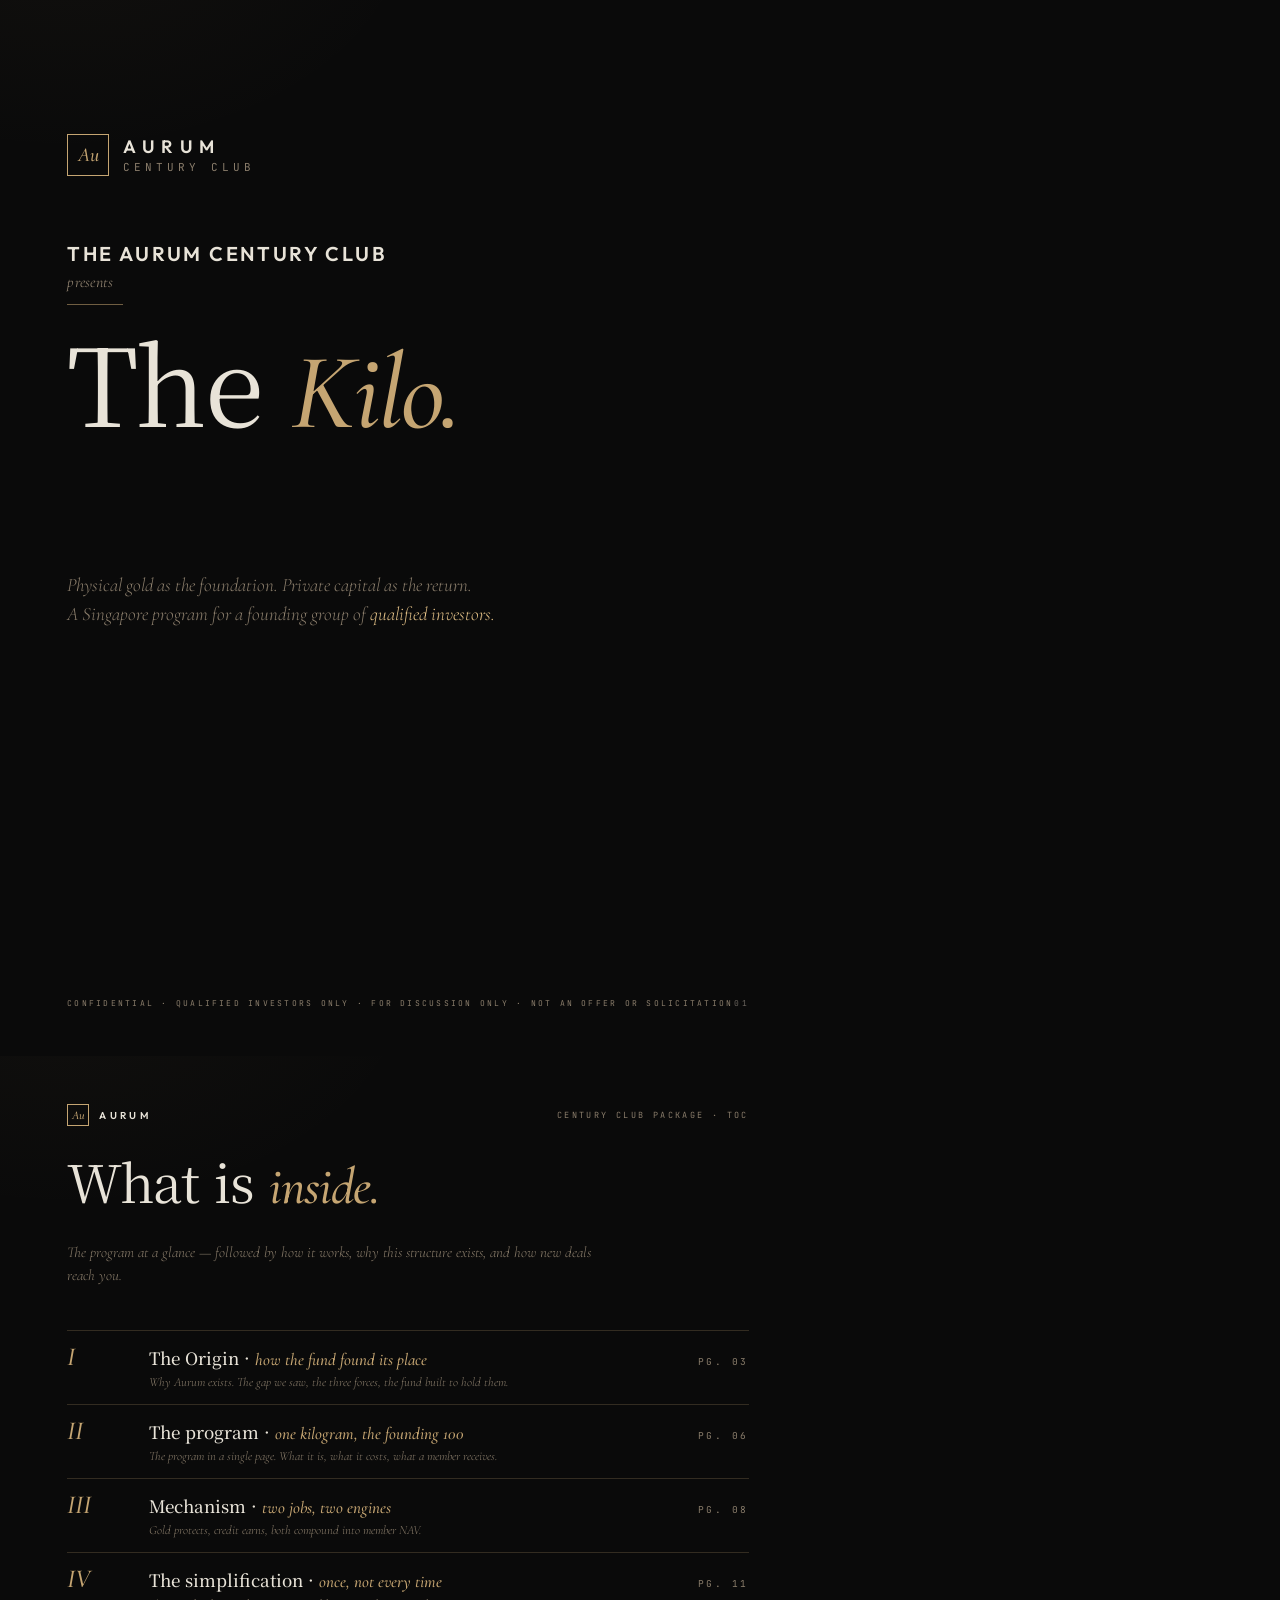
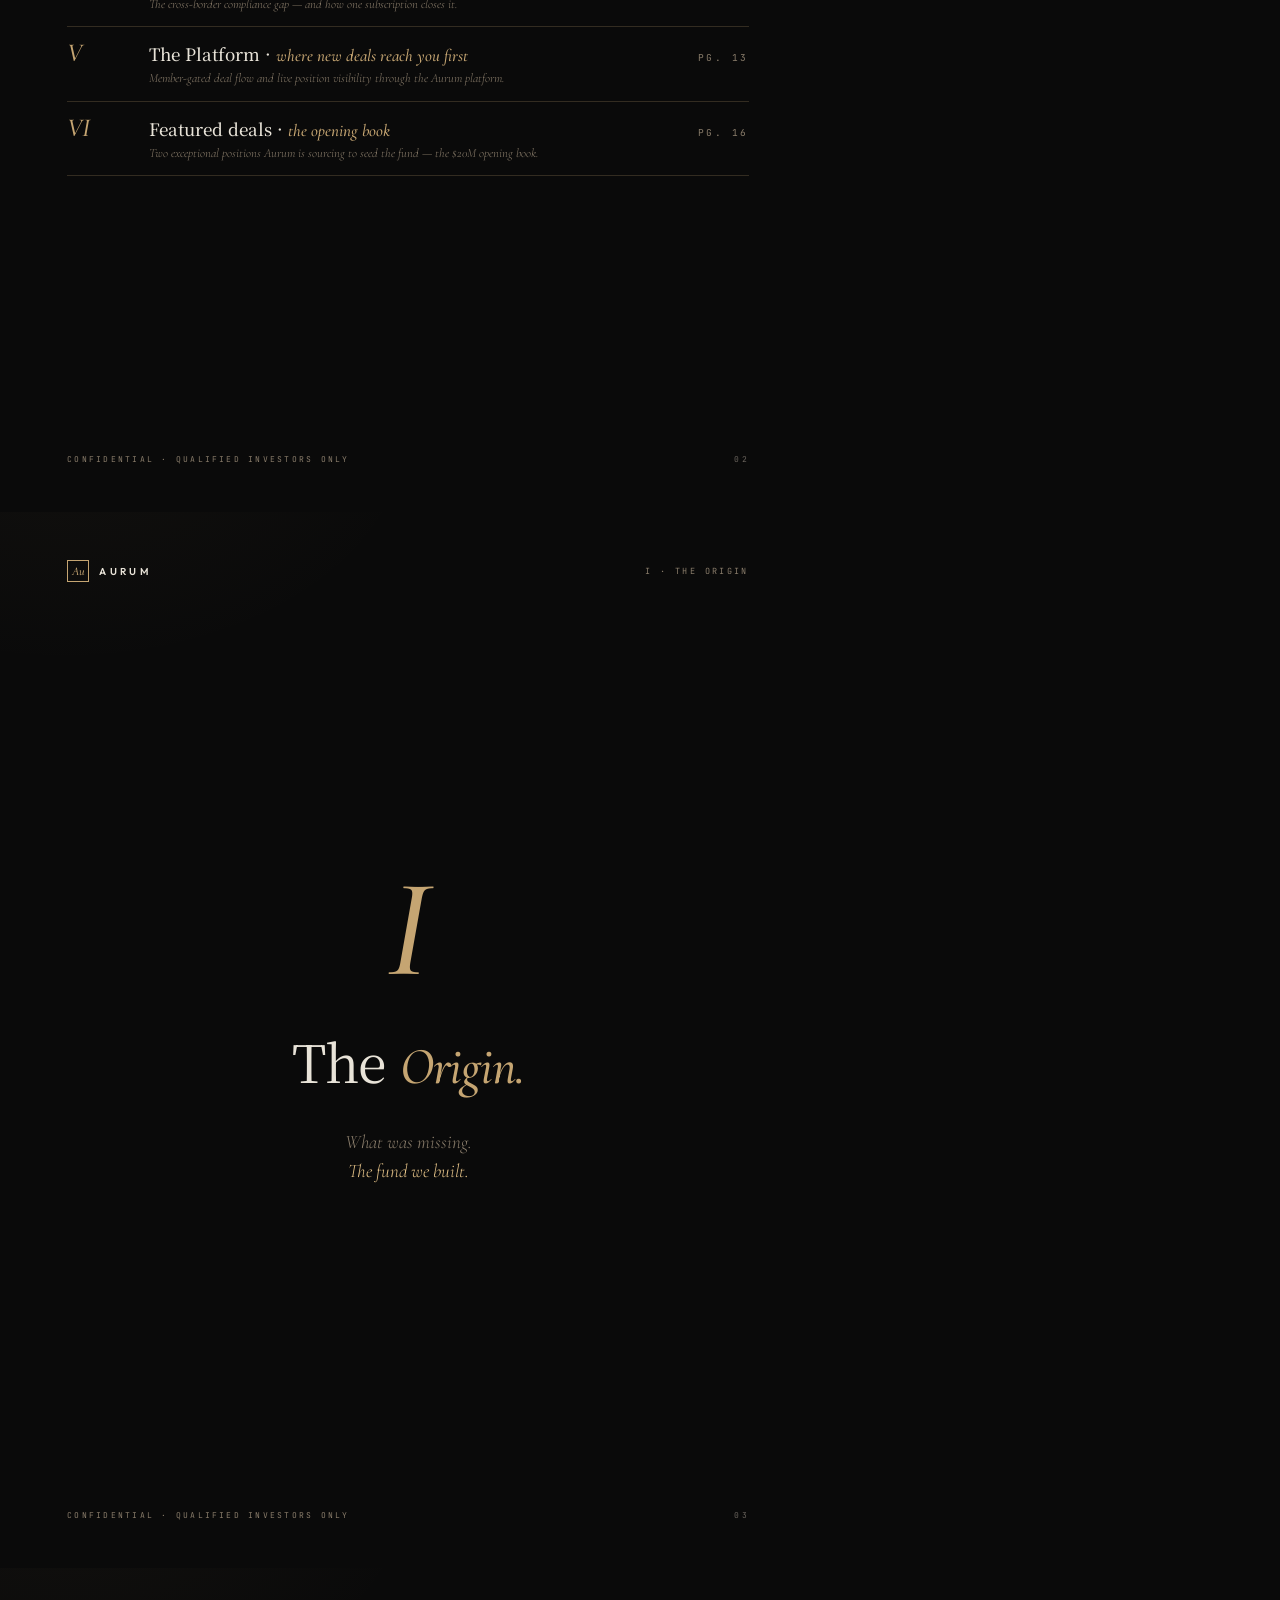
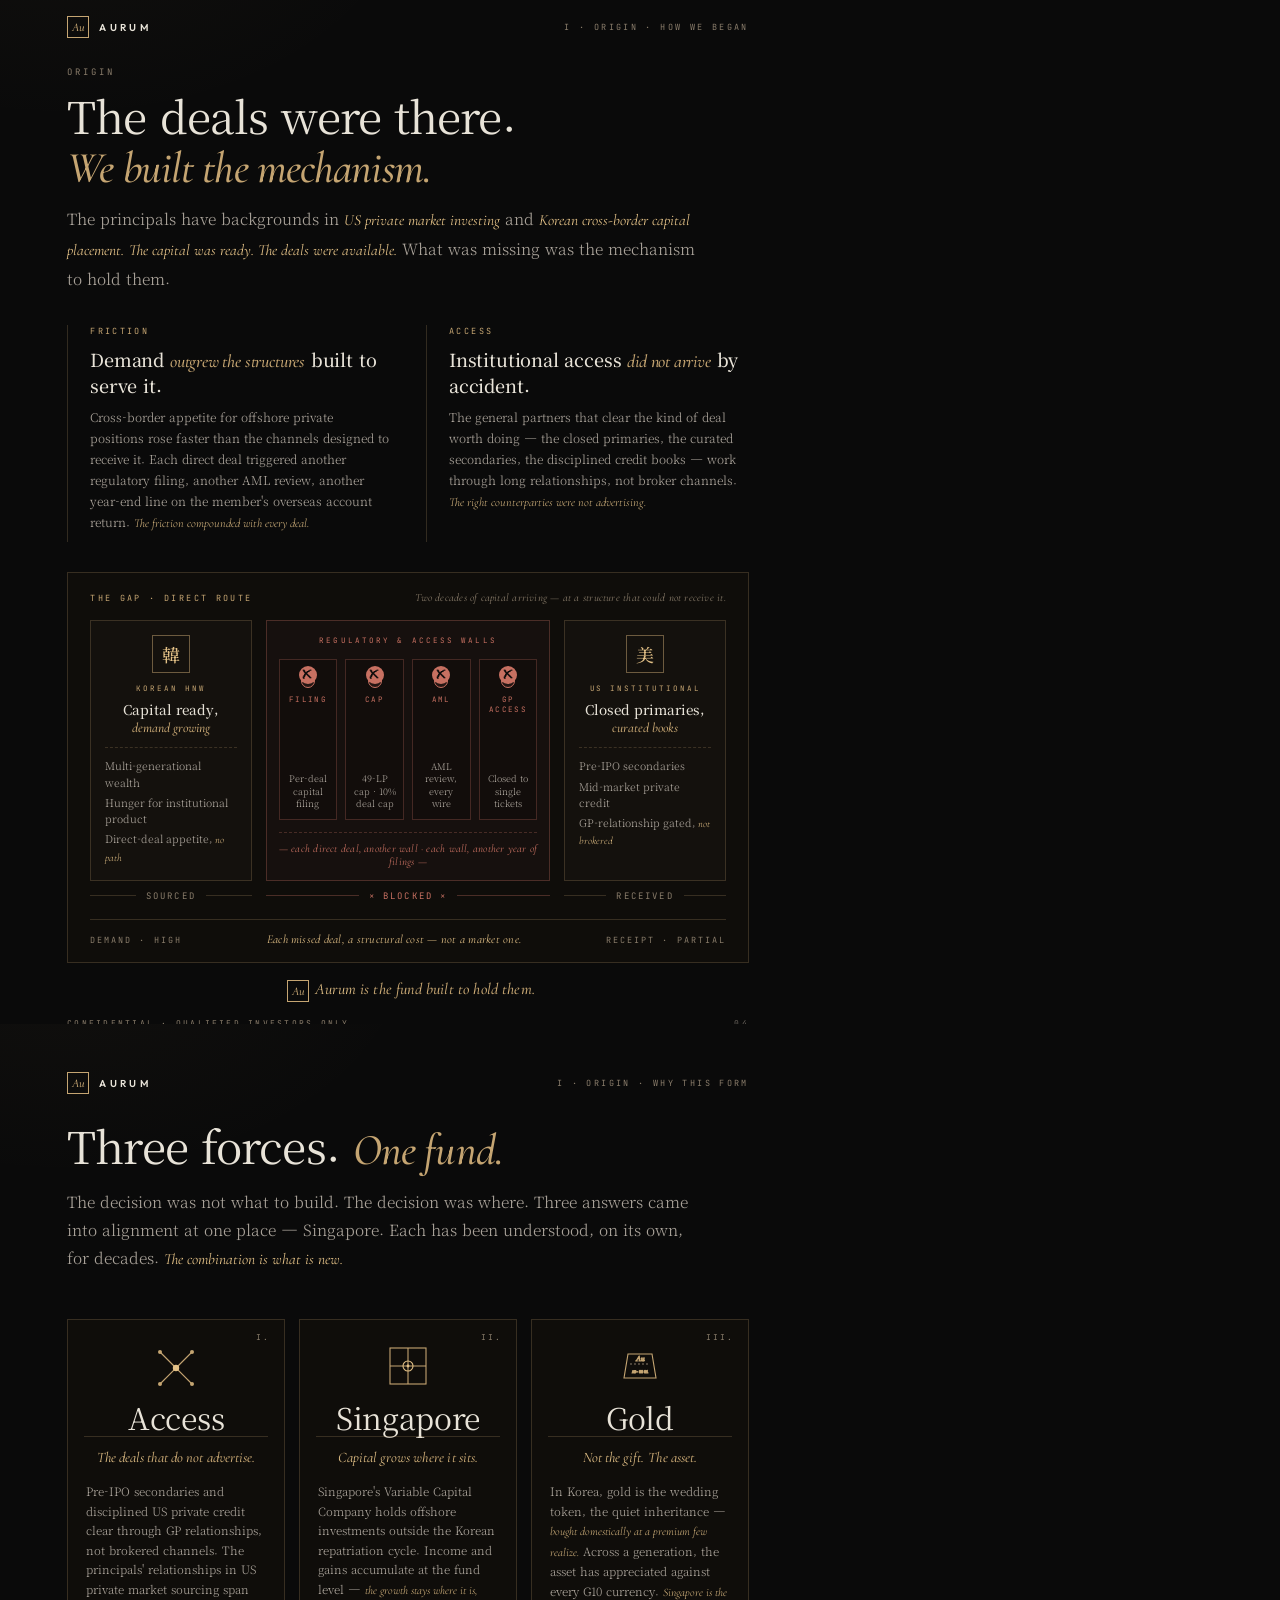
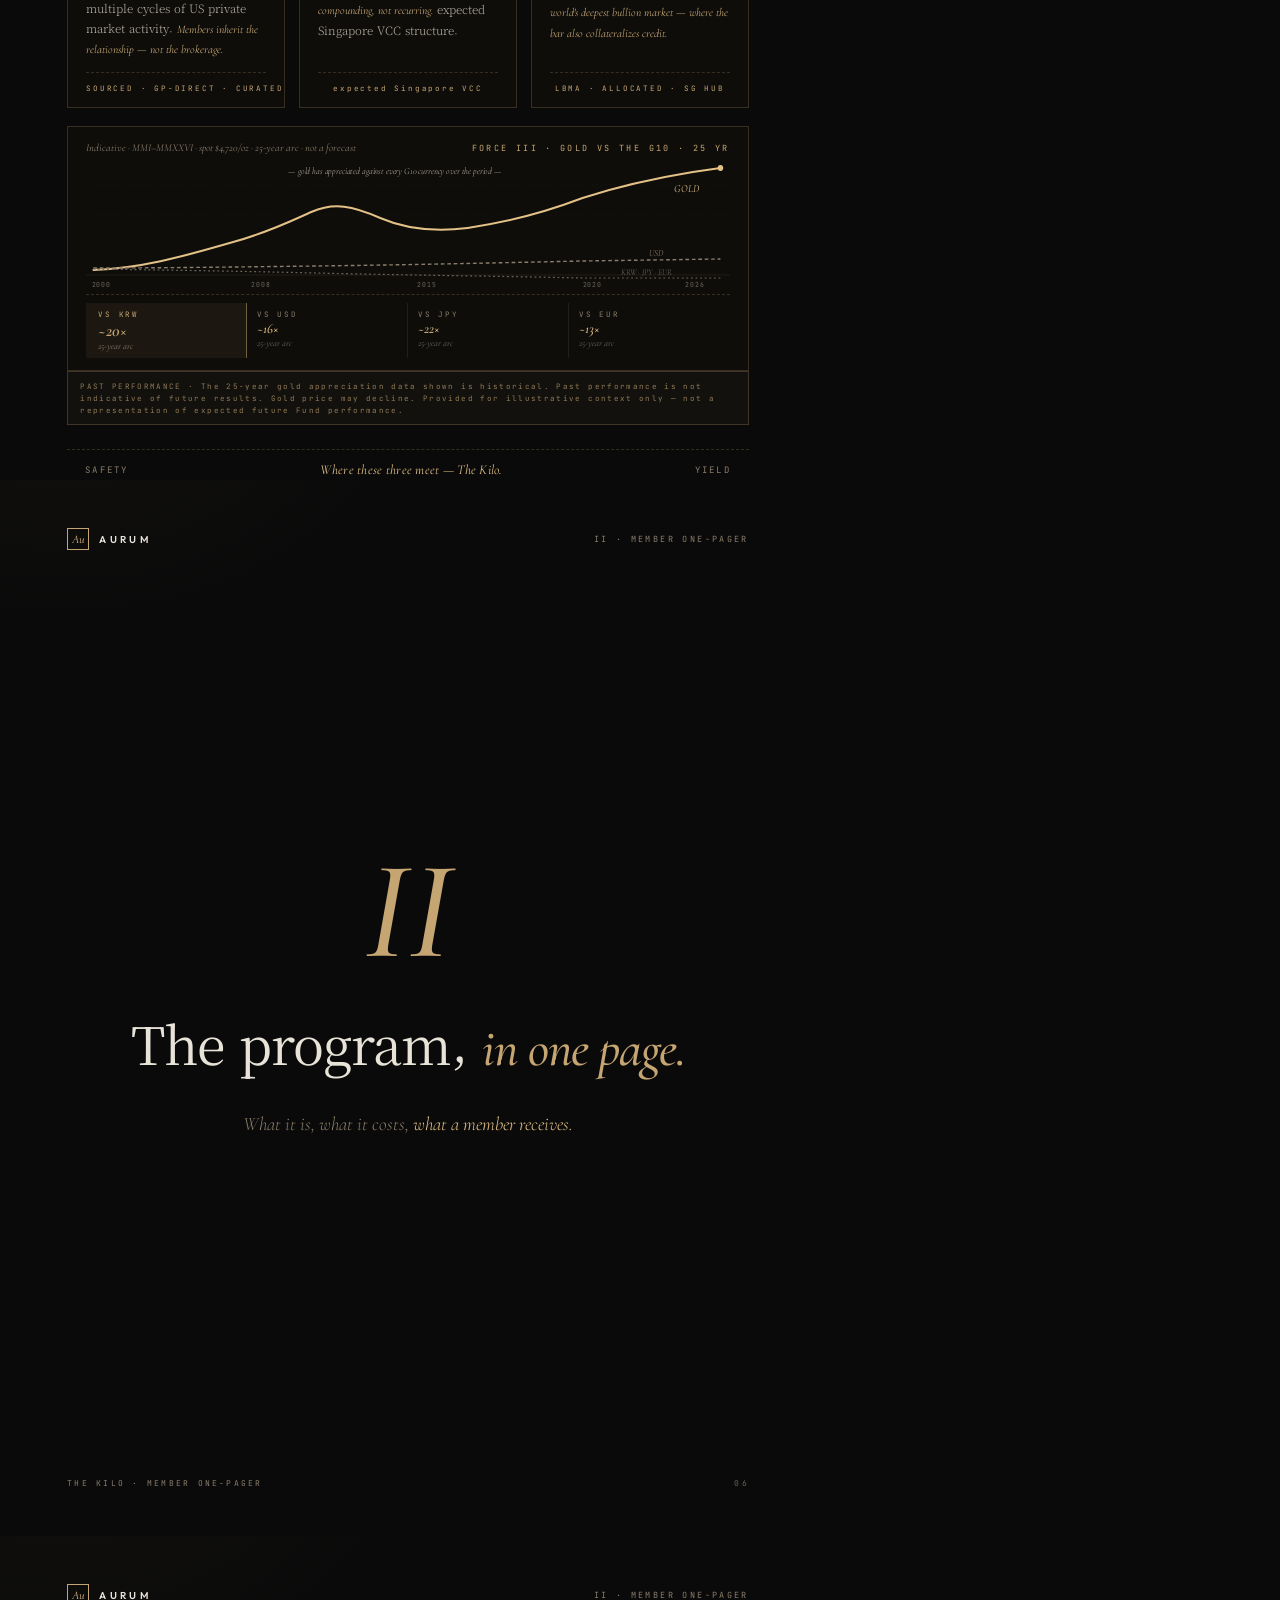
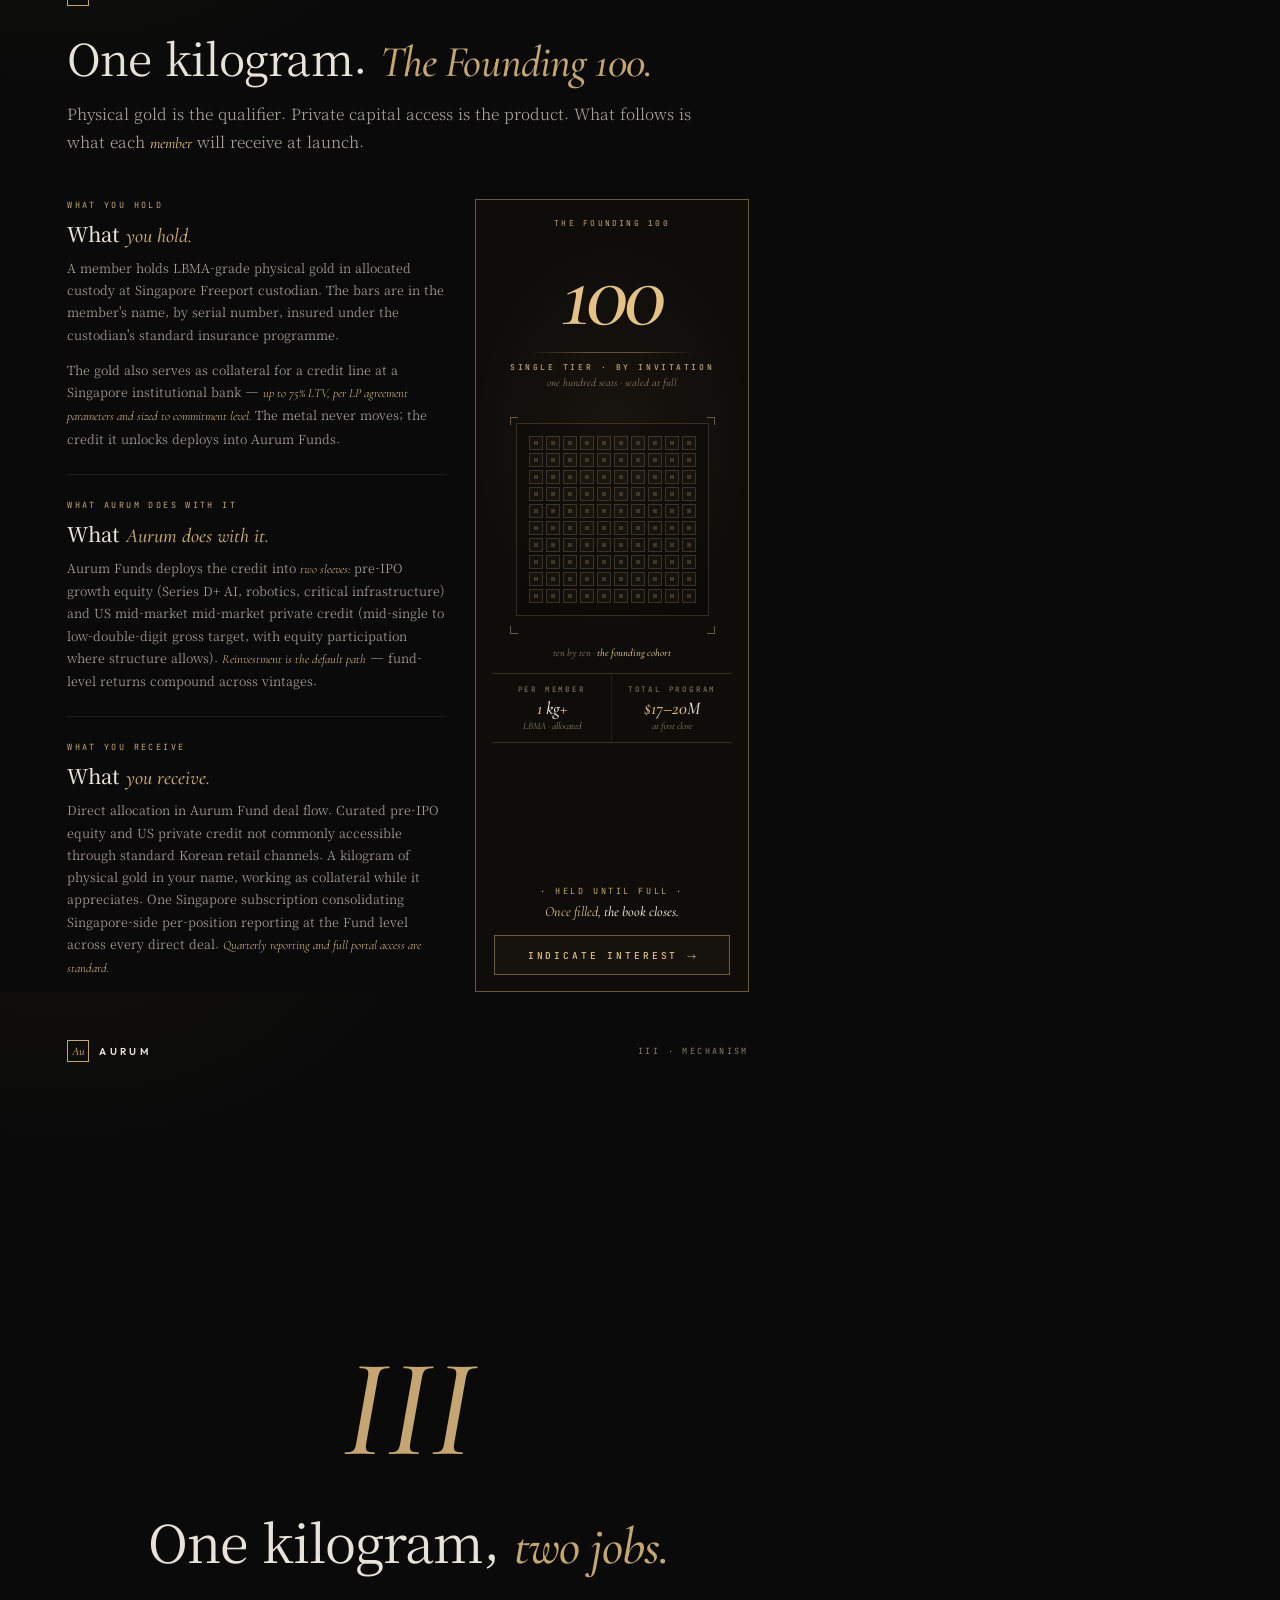
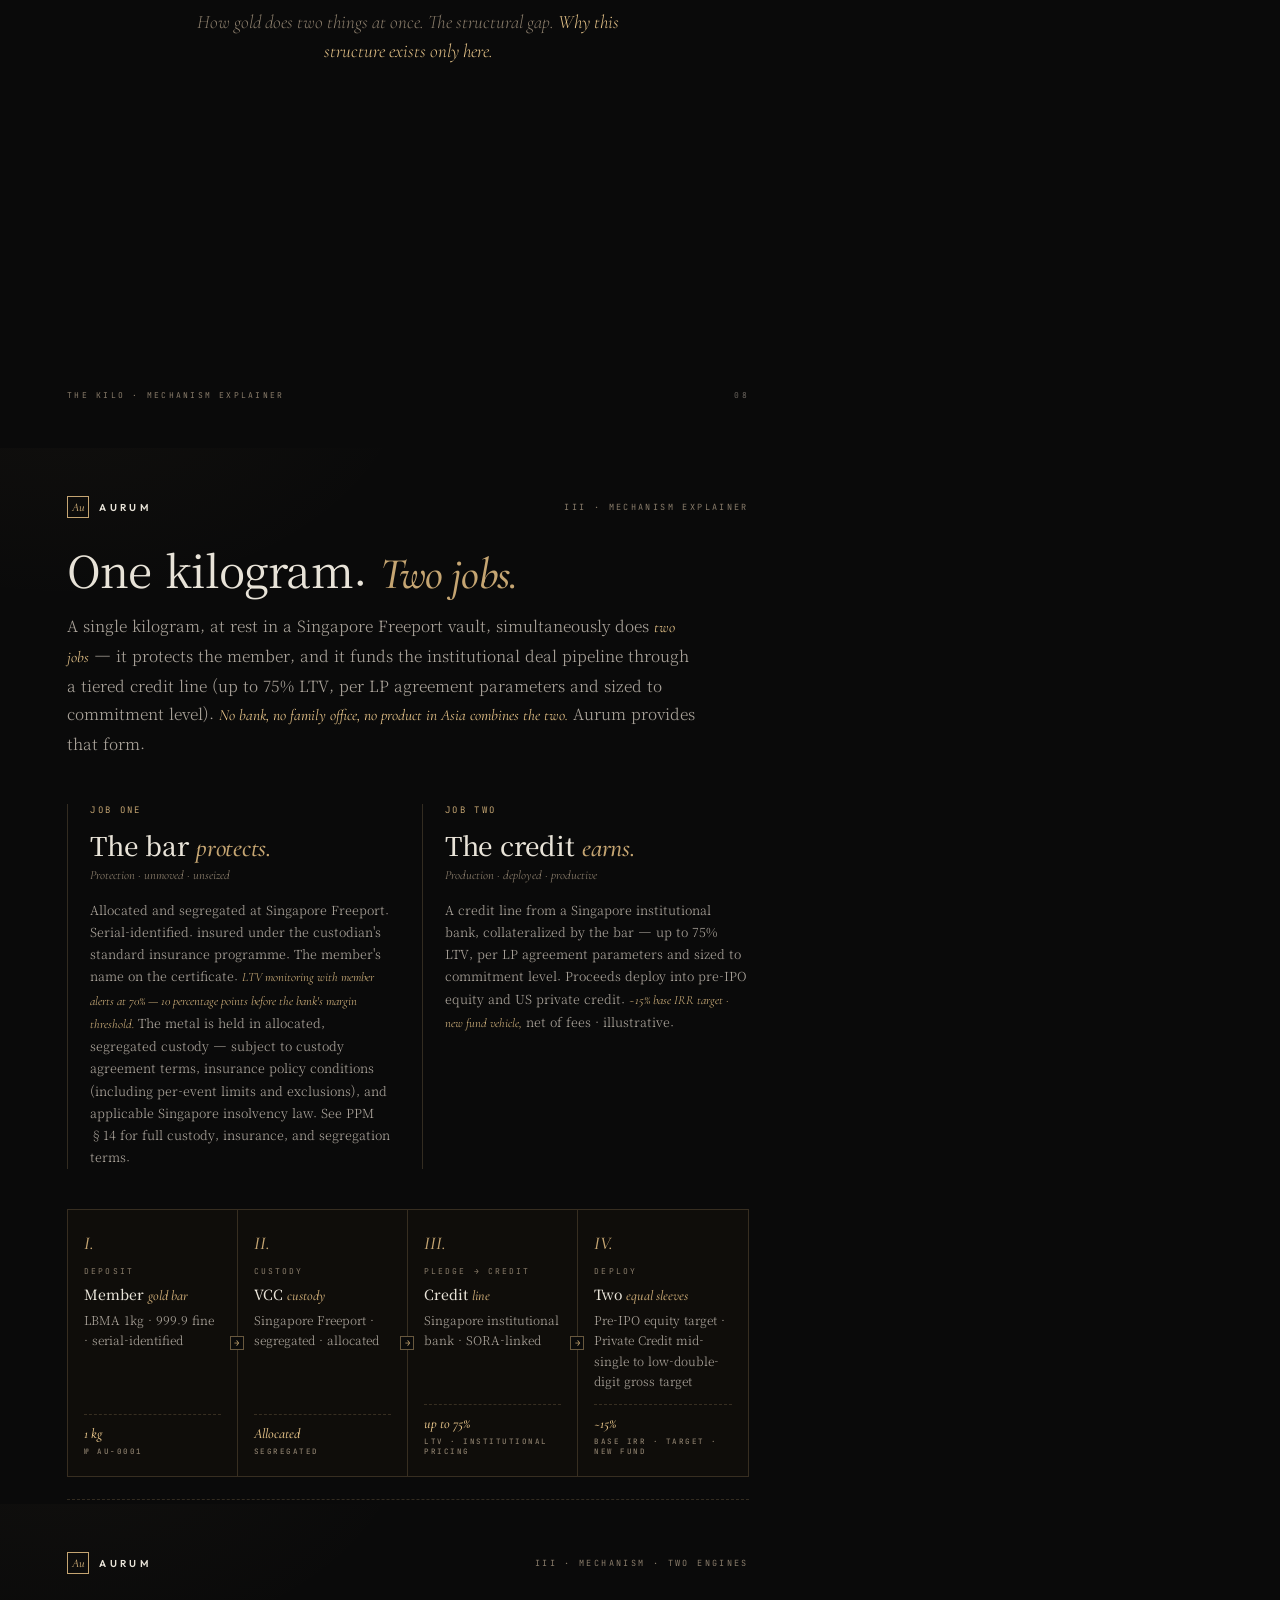
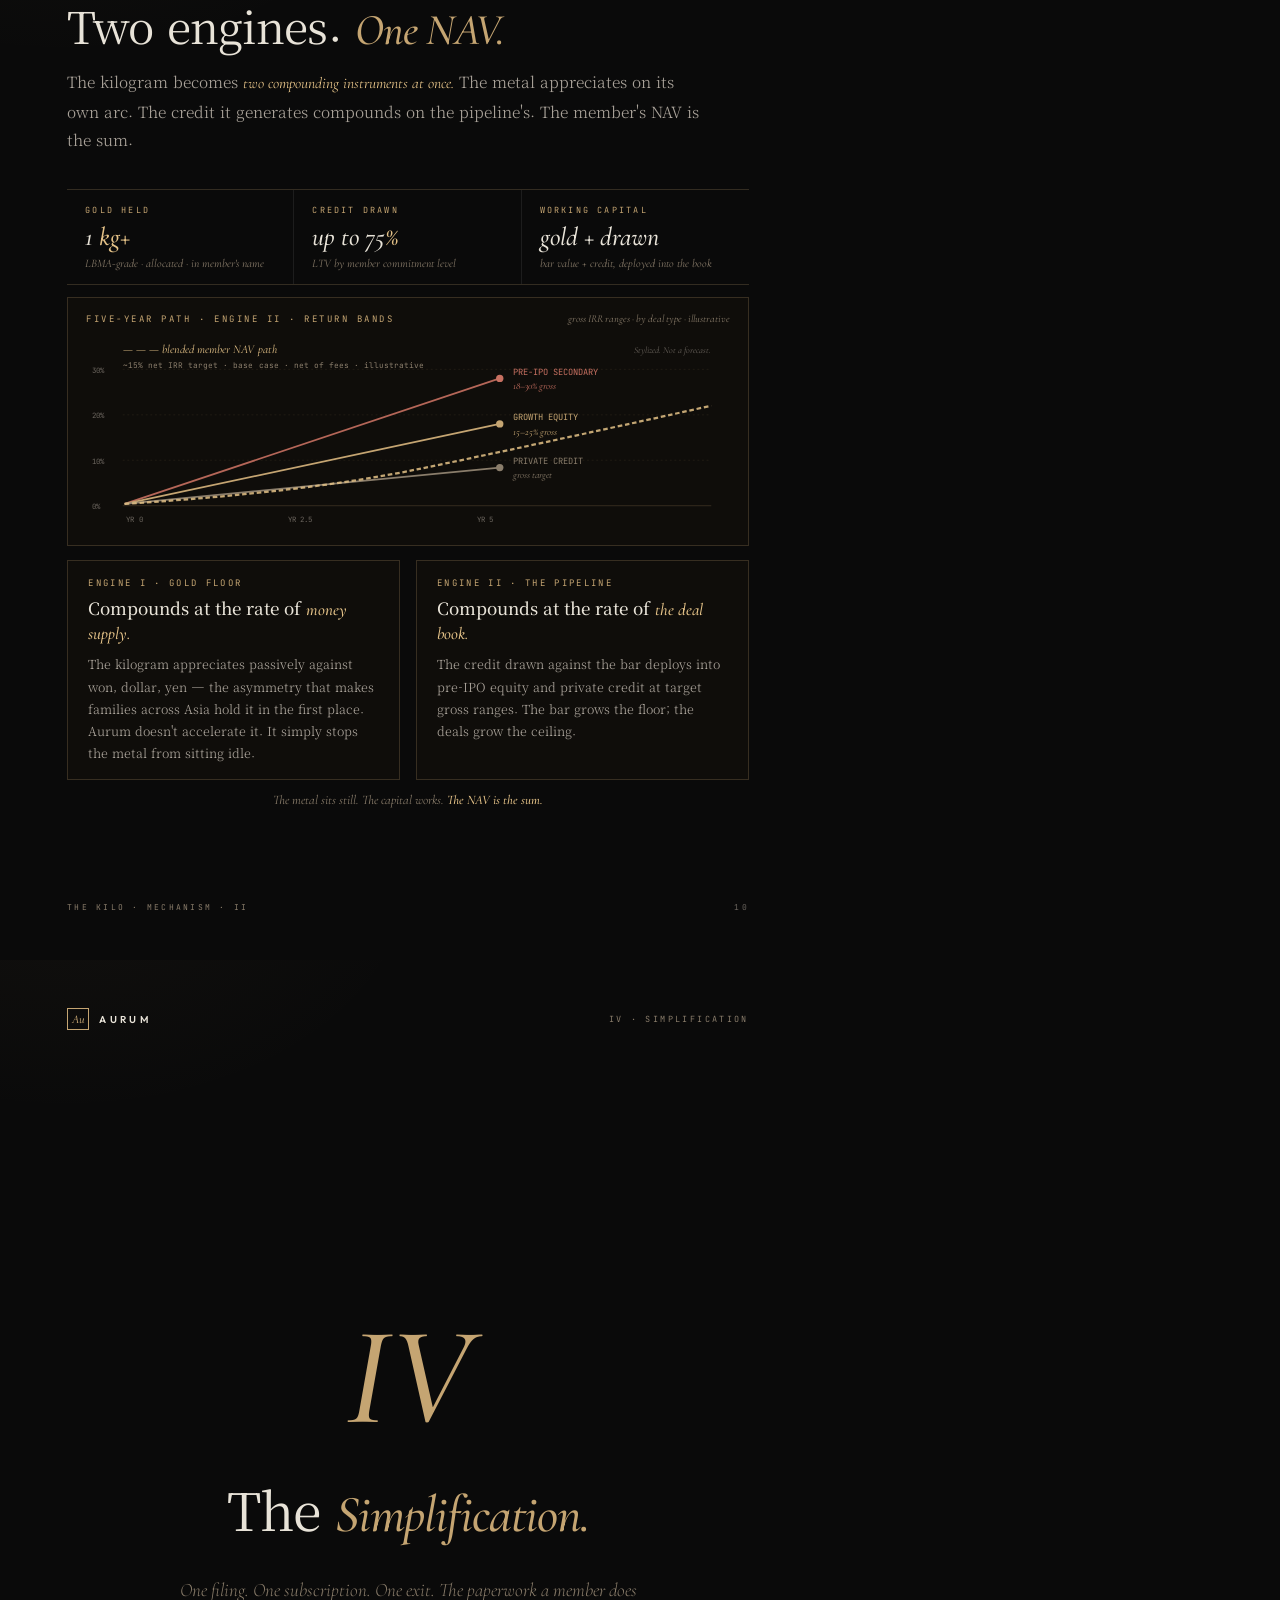
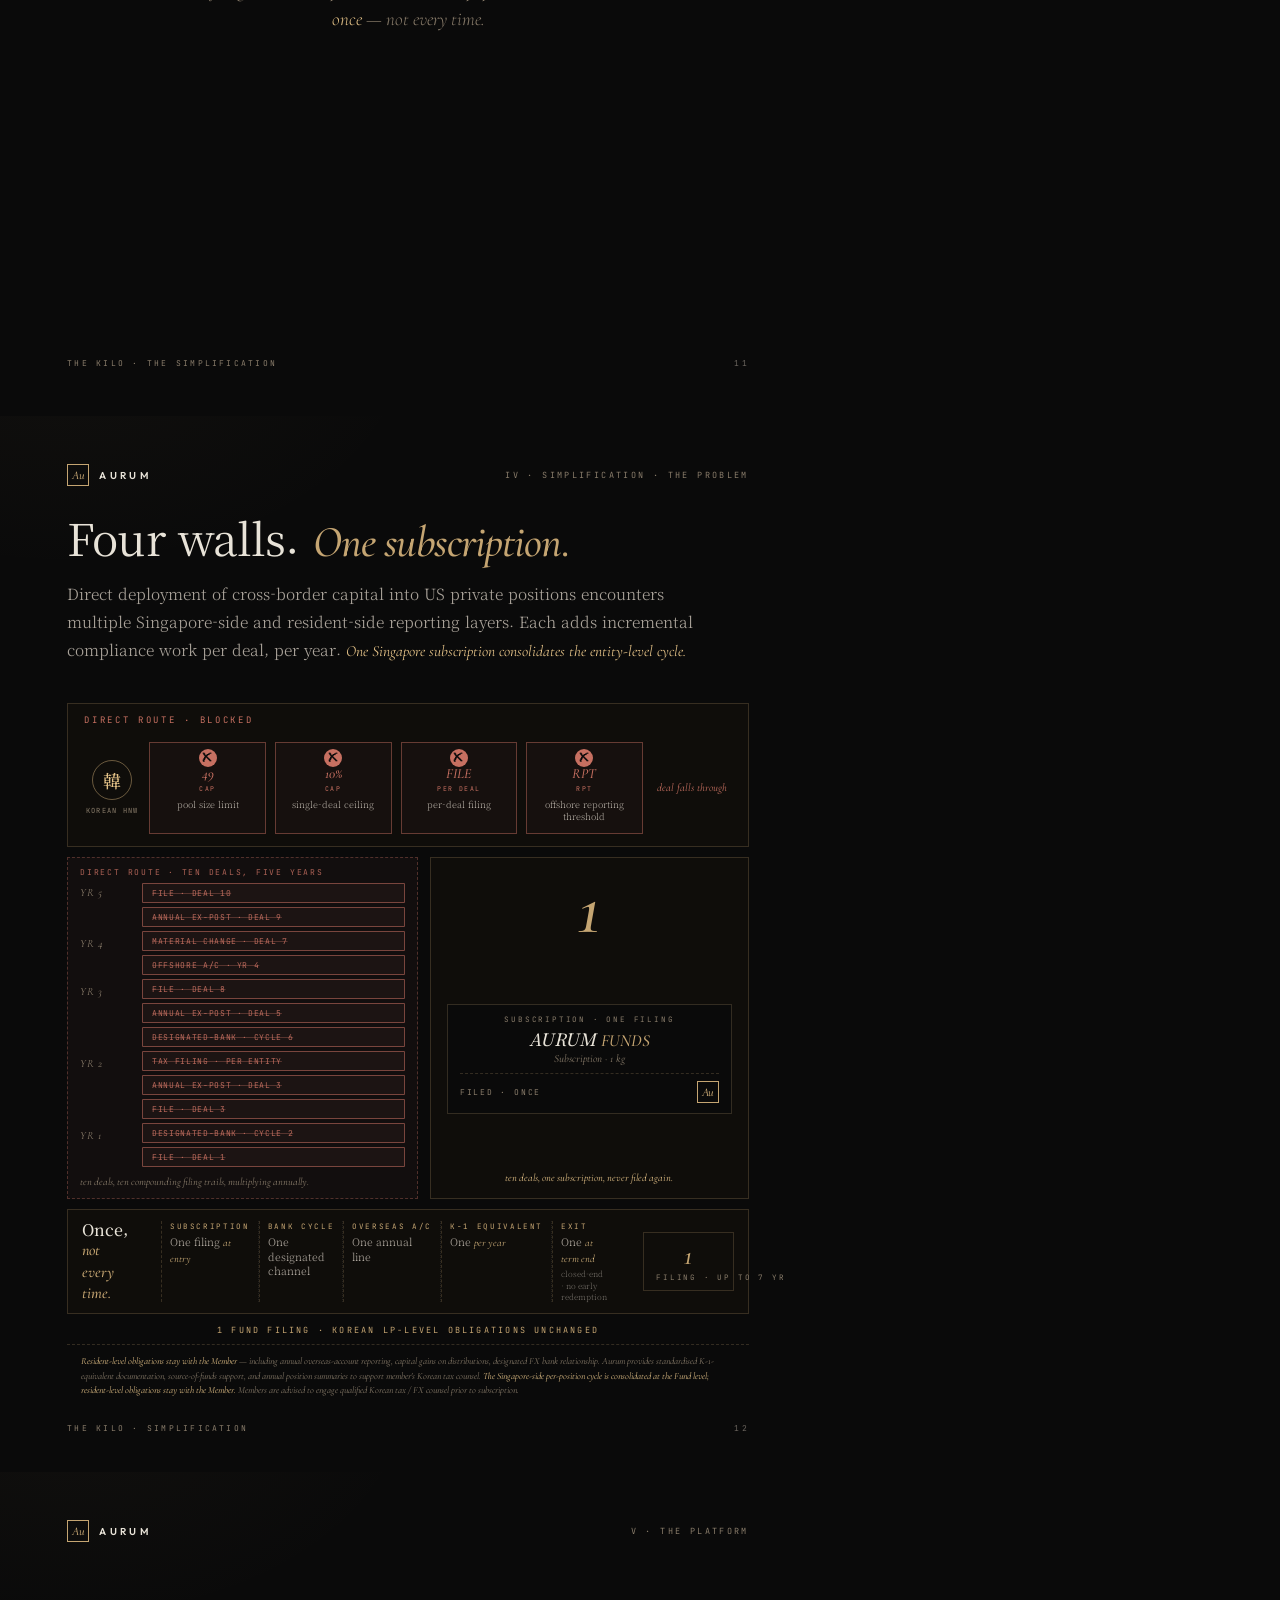
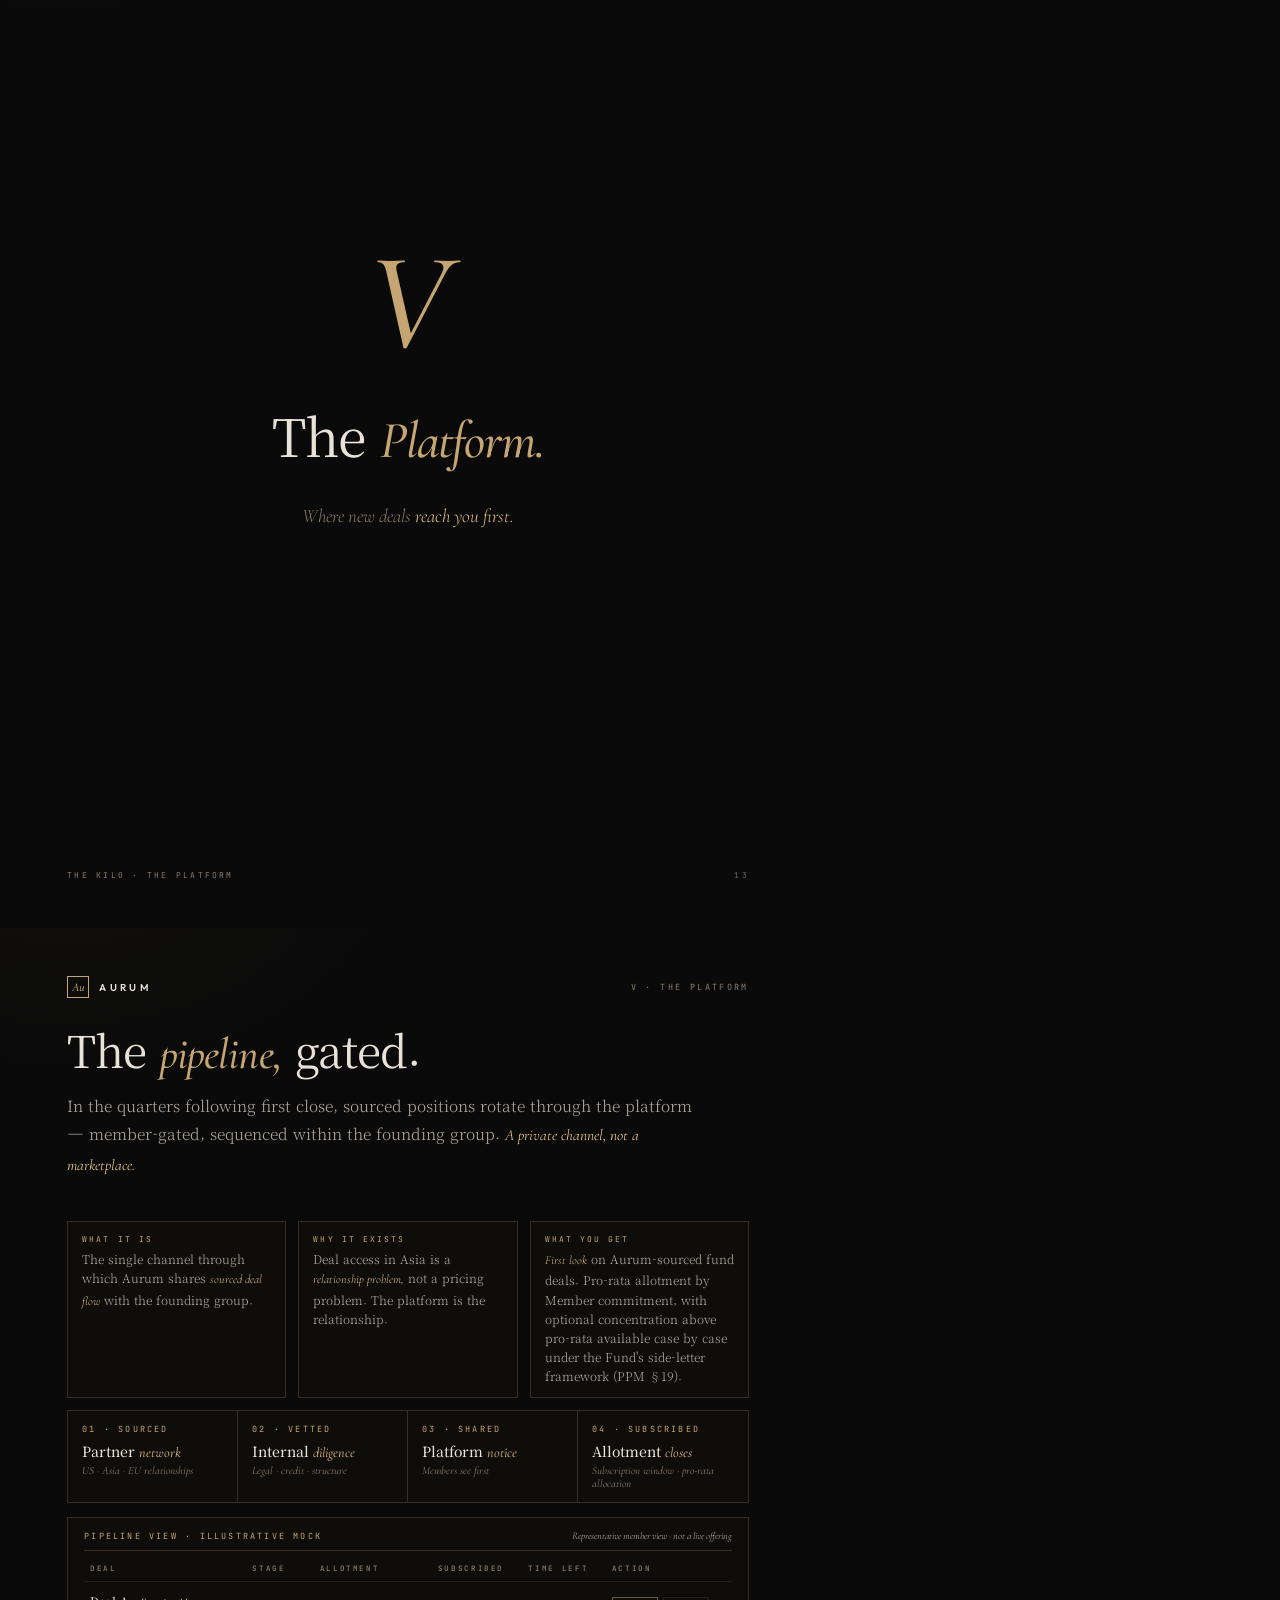
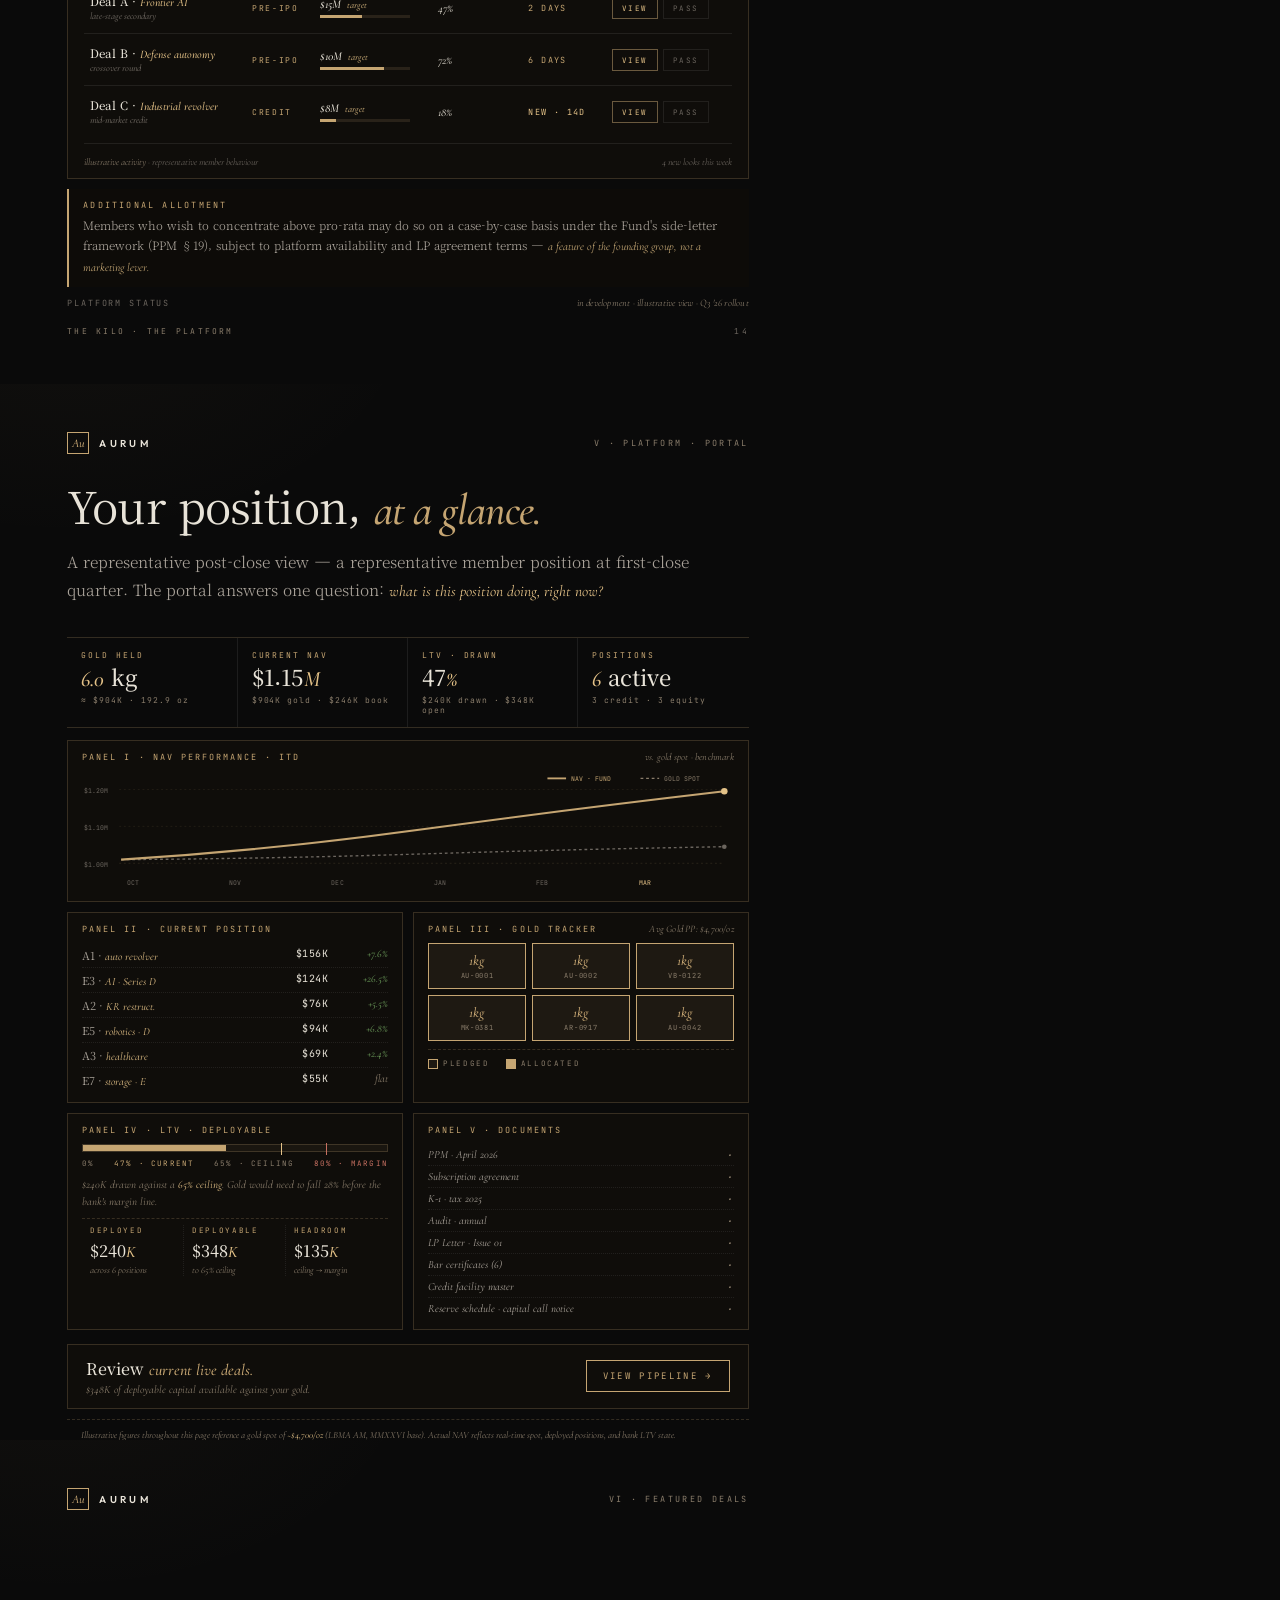
<file: _docs/TACC_Onboarding_May_2026_web.html>
<!doctype html>
<html lang="ko">
<head>
<meta charset="utf-8" />
<title>The Aurum Century Club · The Kilo · Folio 001</title>
<link rel="preconnect" href="https://fonts.googleapis.com">
<link rel="preconnect" href="https://fonts.gstatic.com" crossorigin>
<link href="https://fonts.googleapis.com/css2?family=Cormorant+Garamond:ital,wght@0,400;0,500;0,600;1,400;1,500;1,600&family=Noto+Serif+KR:wght@300;400;500;600&family=Outfit:wght@300;400;500;600;700&family=JetBrains+Mono:wght@400;500;600&display=swap" rel="stylesheet">
<style>
/* ═══════════════════════════════════════════════════════════════════════════
   The Aurum Century Club · PRINT EDITION · 18 pp · Letter
   Dark register throughout · HTML-version graphics applied to PDF page format
   ═══════════════════════════════════════════════════════════════════════════ */
@page { size: Letter; margin: 0; background: #0a0a0a; }

:root {
  --bg:         #0a0a0a;
  --bg1:        #0d0b08;
  --bg3:        #16120c;
  --card:       #0f0d0a;
  --elev:       #16120c;
  --deep:       #050505;

  --text:       #e8e3d8;
  --sub:        #aaa39a;
  --muted:      #6b655e;

  --gold:       #C5A572;
  --goldB:      #E3C187;
  --goldD:      #8a7d6b;
  --goldDeep:   #6a5a3a;
  --goldBorder: rgba(197,165,114,0.22);
  --goldBorderS:rgba(197,165,114,0.50);
  --goldGlow:   rgba(197,165,114,0.06);
  --border:     rgba(255,255,255,0.08);

  --red:        #c77061;

  --serif:   'Cormorant Garamond', 'Noto Serif KR', Georgia, serif;
  --serifKr: 'Noto Serif KR', 'Cormorant Garamond', Georgia, serif;
  --sans:    'Outfit', system-ui, sans-serif;
  --sansKr:  'Pretendard', 'Outfit', system-ui, sans-serif;
  --mono:    'JetBrains Mono', ui-monospace, monospace;
}

* , *::before, *::after { box-sizing: border-box; -webkit-print-color-adjust: exact; print-color-adjust: exact; }
html, body { margin: 0; padding: 0; background: var(--bg); color: var(--text); font-family: var(--serifKr); }
em { font-style: italic; }

/* page frame: 8.5 x 11 in, dark canvas, gold radial glow */
.page {
  width: 8.5in;
  height: 11in;
  padding: 0.5in 0.7in 0.5in;
  background: var(--bg);
  position: relative;
  overflow: hidden;
  page-break-after: always;
  break-after: page;
  display: flex;
  flex-direction: column;
}
.page:last-of-type { page-break-after: auto; }
.page::before {
  content: '';
  position: absolute; inset: 0;
  background:
    radial-gradient(ellipse 600px 400px at 8% -8%, rgba(197,165,114,0.04), transparent 60%);
  pointer-events: none;
  z-index: 0;
}
.page > * { position: relative; z-index: 1; }

/* page chrome — running header / footer */
.head {
  display: flex; justify-content: space-between; align-items: center;
  font-family: var(--mono); font-size: 8.5px;
  color: var(--goldD); letter-spacing: 0.28em;
  margin-bottom: 28px;
}
.head .lockup { display: flex; align-items: center; gap: 10px; }
.head .au {
  display: inline-flex; align-items: center; justify-content: center;
  width: 22px; height: 22px;
  border: 1px solid var(--gold);
  font-family: var(--serif); font-weight: 500;
  color: var(--gold); font-size: 12px; letter-spacing: -0.04em;
}
.head .au em { font-style: italic; }
.head .word {
  font-family: var(--sans); font-weight: 600; font-size: 10px;
  color: var(--text); letter-spacing: 0.34em;
}
.foot {
  margin-top: auto;
  padding-top: 16px;
  display: flex; justify-content: space-between; align-items: center;
  font-family: var(--mono); font-size: 8px;
  color: var(--muted); letter-spacing: 0.28em;
}
.foot .conf { color: var(--goldD); }

/* ═══════════════════════════════════════════════════════════════════════════
   PAGE 1 · COVER
   ═══════════════════════════════════════════════════════════════════════════ */
.cover-top {
  display: flex; justify-content: space-between;
  font-family: var(--mono); font-size: 8.5px;
  color: var(--goldD); letter-spacing: 0.28em;
}
.cover-mark {
  margin-top: 0.9in;
  display: flex; align-items: center; gap: 14px;
}
.cover-mark .au {
  width: 42px; height: 42px;
  border: 1px solid var(--gold);
  display: flex; align-items: center; justify-content: center;
  font-family: var(--serif); font-style: italic; font-weight: 500;
  color: var(--gold); font-size: 20px;
  letter-spacing: -0.04em;
  flex-shrink: 0;
}
.cover-mark .au em { font-style: italic; }
.cover-mark .wm {
  font-family: var(--sans); font-weight: 600;
  font-size: 18px; color: var(--text); letter-spacing: 0.34em;
  line-height: 1;
  display: flex; flex-direction: column;
}
.cover-mark .wm .sub {
  display: block; margin-top: 6px;
  font-family: var(--mono); font-weight: 400;
  font-size: 11px;
  color: var(--goldD); letter-spacing: 0.36em;
}
.cover-eyebrow {
  margin-top: 1.4in;
  font-family: var(--mono); font-size: 10px;
  color: var(--goldD); letter-spacing: 0.32em;
}
.cover-eyebrow .ko {
  font-family: var(--serifKr); color: var(--gold);
  letter-spacing: 0.2em; margin-left: 14px;
}
.cover-title {
  margin-top: 24px;
  font-family: var(--serifKr); font-weight: 400;
  font-size: 108px; line-height: 0.96; letter-spacing: -0.025em;
  color: var(--text);
}
.cover-title em {
  font-family: var(--serif); font-style: italic;
  color: var(--gold); font-weight: 500;
}
.cover-lede {
  margin-top: 36px; max-width: 5.6in;
  font-family: var(--serif); font-style: italic; font-weight: 300;
  font-size: 19px; line-height: 1.55;
  color: var(--goldD);
}
.cover-lede em { color: var(--goldB); }
.cover-stats {
  margin-top: 1.1in;
  display: grid; grid-template-columns: repeat(5, 1fr);
  border-top: 1px solid var(--goldBorder);
  border-bottom: 1px solid var(--goldBorder);
}
.cover-stats .cell { padding: 14px 14px; border-right: 1px solid var(--border); }
.cover-stats .cell:last-child { border-right: none; }
.cover-stats .k {
  font-family: var(--mono); font-size: 7.5px;
  color: var(--goldD); letter-spacing: 0.28em; margin-bottom: 6px;
}
.cover-stats .v {
  font-family: var(--serif); font-style: italic; font-weight: 500;
  font-size: 22px; color: var(--goldB); line-height: 1;
}

/* ═══════════════════════════════════════════════════════════════════════════
   PAGE 2 · TOC
   ═══════════════════════════════════════════════════════════════════════════ */
.toc-h1 {
  font-family: var(--serifKr); font-weight: 400;
  font-size: 52px; line-height: 1.04; letter-spacing: -0.02em;
  color: var(--text); margin: 0 0 12px;
}
.toc-h1 em {
  font-family: var(--serif); font-style: italic;
  color: var(--gold); font-weight: 500;
}
.toc-lede {
  font-family: var(--serif); font-style: italic; font-weight: 300;
  font-size: 15px; color: var(--goldD); line-height: 1.5;
  max-width: 5.6in;
}
.toc-lede em { color: var(--goldB); }
.toc-list {
  margin-top: 0.3in;
  border-top: 1px solid var(--goldBorder);
}
.toc-row {
  display: grid;
  grid-template-columns: 60px 1fr 72px;
  gap: 22px;
  padding: 13px 0;
  border-bottom: 1px solid var(--goldBorder);
  align-items: baseline;
}
.toc-row .num {
  font-family: var(--serif); font-style: italic; font-weight: 500;
  font-size: 26px; color: var(--gold); line-height: 1;
}
.toc-row .ti {
  font-family: var(--serifKr); font-weight: 500;
  font-size: 17px; color: var(--text); margin-bottom: 3px;
}
.toc-row .ti em {
  font-family: var(--serif); font-style: italic;
  color: var(--gold); font-weight: 500;
}
.toc-row .desc {
  font-family: var(--serif); font-style: italic; font-weight: 300;
  font-size: 12.5px; color: var(--goldD); line-height: 1.45;
}
.toc-row .pg {
  font-family: var(--mono); font-size: 9.5px;
  color: var(--goldD); letter-spacing: 0.26em; text-align: right;
}

/* ═══════════════════════════════════════════════════════════════════════════
   DIVIDER PAGES (3, 5, 8, 11, 13)
   ═══════════════════════════════════════════════════════════════════════════ */
.divider {
  display: flex; flex-direction: column; align-items: center; justify-content: center;
  text-align: center;
  flex: 1;
  margin-top: -40px;
}
.divider-num {
  font-family: var(--serif); font-style: italic; font-weight: 500;
  font-size: 140px; color: var(--gold); line-height: 1; margin-bottom: 32px;
}
.divider-h {
  font-family: var(--serifKr); font-weight: 400;
  font-size: 52px; line-height: 1.1; letter-spacing: -0.02em;
  color: var(--text); margin: 0 0 14px;
}
.divider-h em {
  font-family: var(--serif); font-style: italic;
  color: var(--gold); font-weight: 500;
}
.divider-ko {
  font-family: var(--serifKr); font-weight: 400;
  font-size: 20px; color: var(--goldD); letter-spacing: 0.18em;
  margin-bottom: 28px;
}
.divider-sub {
  font-family: var(--serif); font-style: italic; font-weight: 300;
  font-size: 19px; color: var(--goldD); line-height: 1.5;
  max-width: 5in;
}
.divider-sub em { color: var(--goldB); }

/* ═══════════════════════════════════════════════════════════════════════════
   SHARED PAGE PRIMITIVES
   ═══════════════════════════════════════════════════════════════════════════ */
h2.page-h {
  font-family: var(--serifKr); font-weight: 400;
  font-size: 44px; line-height: 1.08; letter-spacing: -0.02em;
  color: var(--text); margin: 0 0 12px;
}
h2.page-h em {
  font-family: var(--serif); font-style: italic;
  color: var(--gold); font-weight: 500;
}
.page-sub-en {
  font-family: var(--serif); font-style: italic; font-weight: 300;
  font-size: 18px; color: var(--goldD); line-height: 1.4;
  margin: 0 0 18px;
}
.page-sub-en em { color: var(--gold); }
.page-lede {
  font-family: var(--serifKr); font-weight: 300;
  font-size: 14.5px; color: var(--sub); line-height: 1.75;
  max-width: 6.6in; margin: 0 0 28px;
}
.page-lede em {
  font-family: var(--serif); font-style: italic;
  color: var(--goldB); font-weight: 400;
}

/* Page 4 two-column: prose left, doors stacked right */
.onepager-2col {
  display: grid;
  grid-template-columns: 1fr 2.7in;
  gap: 28px;
  margin-top: 14px;
}
.onepager-prose .h {
  font-family: var(--mono); font-size: 8.5px;
  color: var(--gold); letter-spacing: 0.28em; margin-bottom: 6px;
}
.onepager-prose h3 {
  font-family: var(--serifKr); font-weight: 500;
  font-size: 18px; color: var(--text); margin: 0 0 7px;
}
.onepager-prose h3 em {
  font-family: var(--serif); font-style: italic;
  color: var(--gold); font-weight: 500;
}
.onepager-prose p {
  font-family: var(--serifKr); font-weight: 300;
  font-size: 11.5px; color: var(--sub); line-height: 1.7; margin: 0 0 10px;
}
.onepager-prose p em {
  font-family: var(--serif); font-style: italic;
  color: var(--goldB);
}
.onepager-prose .block + .block {
  margin-top: 18px;
  padding-top: 18px;
  border-top: 1px solid var(--border);
}
.doors-stack {
  display: flex; flex-direction: column; gap: 8px;
}
.doors-stack .door {
  padding: 11px 13px 9px;
}
.doors-stack .door-head { margin-bottom: 8px; }
.doors-stack .door-kg {
  margin-bottom: 0;
}
.doors-stack .door-kg .n { font-size: 30px; }
.doors-stack .door-kg .u { font-size: 14px; }
.doors-stack .door-name-ko { font-size: 13px; margin-bottom: 0; }
.doors-stack .door-name-en { font-size: 10.5px; margin-bottom: 7px; }
.doors-stack .door-opens-label { margin-bottom: 3px; }
.doors-stack .door-opens { font-size: 10px; line-height: 1.5; margin-bottom: 7px; }
.doors-stack .door-ltv { padding-top: 7px; }
.doors-stack .door-ltv .v { font-size: 15px; }

/* ═══════════════════════════════════════════════════════════════════════════
   PAGE 4 · ONE-PAGER · THREE DOORS
   ═══════════════════════════════════════════════════════════════════════════ */
.doors-grid {
  margin-top: 18px;
  display: grid; grid-template-columns: repeat(3, 1fr);
  gap: 12px;
}
.door {
  border: 1px solid var(--goldBorder);
  background: var(--card);
  padding: 18px 16px 16px;
  position: relative;
}
.door.apex {
  border-color: var(--goldBorderS);
}
.door-head {
  display: flex; justify-content: space-between; align-items: baseline;
  margin-bottom: 14px;
}
.door-roman {
  font-family: var(--serif); font-style: italic; font-weight: 500;
  font-size: 20px; color: var(--gold); line-height: 1;
}
.door-label {
  font-family: var(--mono); font-size: 7.5px;
  color: var(--goldD); letter-spacing: 0.26em;
}
.door-rec {
  font-family: var(--mono); font-size: 6.5px;
  color: var(--bg); letter-spacing: 0.22em;
  background: var(--goldB);
  padding: 3px 6px 2.5px;
  margin-left: 10px;
  align-self: center;
}
.door-kg {
  display: flex; align-items: baseline; gap: 4px;
  margin-bottom: 4px;
}
.door-kg .n {
  font-family: var(--serif); font-style: italic; font-weight: 500;
  font-size: 50px; color: var(--text); line-height: 1; letter-spacing: -0.02em;
}
.door-kg .u {
  font-family: var(--serif); font-weight: 400;
  font-size: 20px; color: var(--goldD);
}
.door-name-ko {
  font-family: var(--serifKr); font-weight: 500;
  font-size: 16px; color: var(--text); margin-bottom: 1px;
}
.door-name-en {
  font-family: var(--serif); font-style: italic; font-weight: 400;
  font-size: 12px; color: var(--gold); margin-bottom: 14px;
}
.door-opens-label {
  font-family: var(--mono); font-size: 7.5px;
  color: var(--goldD); letter-spacing: 0.24em; margin-bottom: 5px;
}
.door-opens {
  font-family: var(--serifKr); font-weight: 300;
  font-size: 12px; color: var(--sub); line-height: 1.6; margin: 0 0 14px;
}
.door-opens em {
  font-family: var(--serif); font-style: italic;
  color: var(--goldB);
}
.door-reserve {
  font-family: var(--serif); font-style: italic;
  font-size: 9.5px; color: var(--goldD);
  line-height: 1.4; margin-bottom: 8px;
  padding-bottom: 6px;
}
.door-ltv {
  padding-top: 12px;
  border-top: 1px dashed var(--goldBorder);
  display: flex; justify-content: space-between; align-items: baseline;
}
.door-ltv .k {
  font-family: var(--mono); font-size: 7.5px;
  color: var(--goldD); letter-spacing: 0.24em;
}
.door-ltv .v {
  font-family: var(--serif); font-style: italic; font-weight: 500;
  font-size: 18px; color: var(--goldB);
}
.door-ltv .g {
  font-family: var(--serif); font-style: italic;
  font-size: 10px; color: var(--muted);
}

.what-grid {
  margin-top: 16px;
  display: grid; grid-template-columns: 1fr 1fr 1fr;
  gap: 18px;
}
.what-block .h {
  font-family: var(--mono); font-size: 8.5px;
  color: var(--gold); letter-spacing: 0.28em; margin-bottom: 8px;
}
.what-block h3 {
  font-family: var(--serifKr); font-weight: 500;
  font-size: 16px; color: var(--text); margin: 0 0 6px;
}
.what-block h3 em {
  font-family: var(--serif); font-style: italic;
  color: var(--gold); font-weight: 500;
}
.what-block p {
  font-family: var(--serifKr); font-weight: 300;
  font-size: 10.5px; color: var(--sub); line-height: 1.65; margin: 0;
}
.what-block p em {
  font-family: var(--serif); font-style: italic;
  color: var(--goldB);
}

.qstats {
  margin-top: 14px;
  display: grid; grid-template-columns: repeat(5, 1fr);
  border-top: 1px solid var(--goldBorder);
  border-bottom: 1px solid var(--goldBorder);
}
.qstats .cell { padding: 10px 12px; border-right: 1px solid var(--border); }
.qstats .cell:last-child { border-right: none; }
.qstats .k {
  font-family: var(--mono); font-size: 7px;
  color: var(--goldD); letter-spacing: 0.26em; margin-bottom: 3px;
}
.qstats .v {
  font-family: var(--serif); font-style: italic; font-weight: 500;
  font-size: 17px; color: var(--goldB); line-height: 1;
}

/* ═══════════════════════════════════════════════════════════════════════════
   PAGE 6 · MECHANISM · two jobs + flow
   ═══════════════════════════════════════════════════════════════════════════ */
.two-jobs {
  display: grid; grid-template-columns: 1fr 1fr;
  gap: 28px; margin-top: 18px; margin-bottom: 8px;
}
.job {
  border-left: 1px solid var(--goldBorder);
  padding-left: 22px;
}
.job-head {
  font-family: var(--mono); font-size: 9px;
  color: var(--gold); letter-spacing: 0.26em;
  margin-bottom: 10px;
}
.job-head .ko {
  font-family: var(--serifKr); letter-spacing: 0.1em;
  font-size: 12px; margin-left: 8px; color: var(--goldB);
}
.job-title {
  font-family: var(--serifKr); font-weight: 500;
  font-size: 26px; color: var(--text);
  margin: 0 0 4px; letter-spacing: -0.01em;
}
.job-title em {
  font-family: var(--serif); font-style: italic;
  color: var(--gold); font-weight: 500;
}
.job-sub {
  font-family: var(--serif); font-style: italic;
  font-size: 12.5px; color: var(--goldD); margin-bottom: 16px;
}
.job p {
  font-family: var(--serifKr); font-weight: 300;
  font-size: 12px; color: var(--sub); line-height: 1.8; margin: 0;
}
.job p em {
  font-family: var(--serif); font-style: italic;
  color: var(--goldB);
}

.mech {
  margin-top: 32px;
  display: grid; grid-template-columns: repeat(4, 1fr);
  gap: 0; position: relative;
}
.mech-step {
  padding: 22px 16px 20px;
  border: 1px solid var(--goldBorder);
  background: var(--card);
  position: relative;
  min-height: 220px;
  display: flex;
  flex-direction: column;
}
.mech-step + .mech-step { margin-left: -1px; }
.mech-step .roman {
  font-family: var(--serif); font-style: italic; font-weight: 500;
  font-size: 18px; color: var(--gold); margin-bottom: 12px;
}
.mech-step .action {
  font-family: var(--mono); font-size: 8px;
  color: var(--goldD); letter-spacing: 0.26em; margin-bottom: 8px;
}
.mech-step h4 {
  font-family: var(--serifKr); font-weight: 500;
  font-size: 14px; color: var(--text); margin: 0 0 6px;
}
.mech-step h4 em {
  font-family: var(--serif); font-style: italic;
  color: var(--gold); font-weight: 500;
}
.mech-step p {
  font-family: var(--serifKr); font-weight: 300;
  font-size: 11.5px; color: var(--sub); line-height: 1.6;
  margin: 0 0 12px;
  flex: 1;
}
.mech-step .value {
  font-family: var(--serif); font-style: italic; font-weight: 500;
  font-size: 14px; color: var(--goldB);
  padding-top: 10px;
  border-top: 1px dashed var(--goldBorder);
  margin-top: auto;
}
.mech-step .value .sub {
  font-family: var(--mono); font-size: 7.5px;
  color: var(--goldD); letter-spacing: 0.2em;
  display: block; margin-top: 4px; font-style: normal;
}
.mech-step .arrow {
  position: absolute; top: 50%; right: -7px;
  transform: translateY(-50%);
  width: 14px; height: 14px;
  background: var(--bg);
  border: 1px solid var(--goldBorderS);
  display: flex; align-items: center; justify-content: center;
  font-family: var(--mono); font-size: 9px;
  color: var(--gold);
  z-index: 2;
}
.mech-step:last-child .arrow { display: none; }

.mech-recycle {
  margin-top: 22px;
  border-top: 1px dashed var(--goldBorder);
  border-bottom: 1px dashed var(--goldBorder);
  padding: 16px 22px;
  display: flex; justify-content: space-between; align-items: center; gap: 18px;
  font-family: var(--mono); font-size: 9px;
  color: var(--goldD); letter-spacing: 0.24em;
  text-transform: uppercase;
}
.mech-recycle em {
  font-family: var(--serif); font-style: italic;
  color: var(--goldB); font-size: 13px;
  letter-spacing: 0.02em; text-transform: none;
}
.mech-foot {
  margin-top: 16px;
  display: flex; justify-content: space-between; align-items: center;
  font-family: var(--mono); font-size: 9px;
  color: var(--muted); letter-spacing: 0.22em;
}
.mech-foot .irr {
  font-family: var(--serif); font-style: italic;
  font-size: 13px; color: var(--goldB); letter-spacing: 0.02em;
}
.mech-foot-2 {
  margin-top: 5px;
  font-family: var(--mono); font-size: 8.5px;
  color: var(--goldD); letter-spacing: 0.22em;
}

/* ═══════════════════════════════════════════════════════════════════════════
   PAGE 7 · TWO ENGINES · NAV charts
   ═══════════════════════════════════════════════════════════════════════════ */
.engine-block {
  margin-top: 12px;
  border: 1px solid var(--goldBorder);
  background: var(--card);
  padding: 14px 18px 12px;
}
.engine-head {
  display: flex; justify-content: space-between; align-items: baseline;
  margin-bottom: 8px;
}
.engine-head .l {
  font-family: var(--mono); font-size: 9px;
  color: var(--gold); letter-spacing: 0.28em;
}
.engine-head .r {
  font-family: var(--serif); font-style: italic;
  font-size: 10.5px; color: var(--goldD);
}
.engine-svg {
  width: 100%; height: 200px;
  display: block;
}
.nav-stats {
  margin-top: 8px;
  display: grid; grid-template-columns: repeat(3, 1fr);
  border-top: 1px solid var(--goldBorder);
  border-bottom: 1px solid var(--goldBorder);
}
.nav-stats .cell { padding: 14px 18px; border-right: 1px solid var(--border); }
.nav-stats .cell:last-child { border-right: none; }
.nav-stats .k {
  font-family: var(--mono); font-size: 8.5px;
  color: var(--gold); letter-spacing: 0.26em; margin-bottom: 8px;
}
.nav-stats .v {
  font-family: var(--serif); font-style: italic; font-weight: 500;
  font-size: 26px; color: var(--text); line-height: 1;
}
.nav-stats .v em { color: var(--goldB); }
.nav-stats .s {
  font-family: var(--serif); font-style: italic;
  font-size: 11.5px; color: var(--goldD); margin-top: 6px;
}
.engine-pair {
  margin-top: 14px;
  display: grid; grid-template-columns: 1fr 1fr; gap: 16px;
}
.engine-pair .cell {
  border: 1px solid var(--goldBorder);
  background: var(--card);
  padding: 16px 20px 14px;
}
.engine-pair .k {
  font-family: var(--mono); font-size: 9px;
  color: var(--gold); letter-spacing: 0.26em; margin-bottom: 8px;
}
.engine-pair h3 {
  font-family: var(--serifKr); font-weight: 500;
  font-size: 17px; color: var(--text); line-height: 1.3;
  margin: 0 0 8px;
}
.engine-pair h3 em {
  font-family: var(--serif); font-style: italic;
  color: var(--goldB); font-weight: 500;
}
.engine-pair p {
  font-family: var(--serifKr); font-weight: 300;
  font-size: 12px; color: var(--sub); line-height: 1.7; margin: 0;
}
.engine-cap {
  margin-top: 8px;
  font-family: var(--serifKr); font-weight: 300;
  font-size: 12.5px; color: var(--sub); line-height: 1.65;
}
.engine-cap em {
  font-family: var(--serif); font-style: italic;
  color: var(--goldB);
}
.together-grid {
  margin-top: 12px;
  display: grid; grid-template-columns: repeat(3, 1fr);
  border-top: 1px solid var(--goldBorder);
  border-bottom: 1px solid var(--goldBorder);
}
.together-grid .cell { padding: 12px 14px; border-right: 1px solid var(--border); }
.together-grid .cell:last-child { border-right: none; }
.together-grid .k {
  font-family: var(--mono); font-size: 8px;
  color: var(--gold); letter-spacing: 0.26em; margin-bottom: 5px;
}
.together-grid .v {
  font-family: var(--serifKr); font-weight: 300;
  font-size: 11px; color: var(--sub); line-height: 1.55;
}
.engine-close {
  margin-top: 12px; text-align: center;
  font-family: var(--serif); font-style: italic;
  font-size: 13px; color: var(--goldD);
}
.engine-close em {
  color: var(--goldB); font-weight: 500;
}

/* ═══════════════════════════════════════════════════════════════════════════
   PAGE 9 · THE GAP · four walls + Aurum hex
   ═══════════════════════════════════════════════════════════════════════════ */
.gap-block {
  margin-top: 10px;
  border: 1px solid var(--goldBorder);
  padding: 10px 16px 12px;
  background: var(--card);
}
.gap-label {
  font-family: var(--mono); font-size: 9px;
  letter-spacing: 0.3em; color: var(--red);
  margin-bottom: 16px;
}
.gap-label.good { color: var(--gold); margin-top: 22px; }

.gap-flow {
  display: grid; grid-template-columns: 56px repeat(4, 1fr) 80px;
  align-items: stretch; gap: 9px;
}
.gap-member { text-align: center; display: flex; flex-direction: column; align-items: center; justify-content: center; }
.gap-member .circle {
  width: 40px; height: 40px; border-radius: 50%;
  border: 1px solid var(--goldBorderS);
  display: flex; align-items: center; justify-content: center;
  font-family: var(--serifKr); font-weight: 500;
  font-size: 18px; color: var(--goldB);
  margin: 0 auto 6px;
}
.gap-member .lbl {
  font-family: var(--mono); font-size: 7px;
  color: var(--goldD); letter-spacing: 0.18em;
  line-height: 1.3;
}
.wall {
  padding: 24px 7px 10px;
  border: 1px solid rgba(199,112,97,0.45);
  background: rgba(199,112,97,0.04);
  text-align: center; position: relative;
  display: flex; flex-direction: column; justify-content: flex-start;
}
.wall::after {
  content: '✗';
  position: absolute; top: 6px; left: 50%;
  transform: translateX(-50%);
  width: 18px; height: 18px;
  background: var(--red); color: var(--bg);
  font-family: var(--mono); font-weight: 700; font-size: 11px;
  display: flex; align-items: center; justify-content: center;
  border-radius: 50%;
}
.wall .cap {
  font-family: var(--serif); font-style: italic; font-weight: 500;
  font-size: 14px; color: var(--red); line-height: 1;
}
.wall .cap-k {
  font-family: var(--mono); font-size: 6.5px;
  letter-spacing: 0.22em; color: var(--red); margin-top: 3px;
}
.wall .desc {
  font-family: var(--serifKr); font-weight: 300;
  font-size: 9px; color: var(--sub);
  margin-top: 6px; line-height: 1.3;
}
.wall .src {
  font-family: var(--mono); font-size: 6.5px;
  letter-spacing: 0.22em; color: var(--muted); margin-top: 3px;
}
.gap-result {
  font-family: var(--serif); font-style: italic;
  font-size: 11px; color: var(--red); line-height: 1.3;
  display: flex; align-items: center; justify-content: center;
}

.gap-aurum-row {
  display: grid; grid-template-columns: 1fr auto 1fr;
  align-items: center; gap: 18px; margin-top: 4px;
}
.gap-route {
  height: 1px; background: var(--gold); position: relative;
}
.gap-route::after {
  content: ''; position: absolute; right: 0; top: -3px;
  width: 0; height: 0;
  border-left: 6px solid var(--gold);
  border-top: 3px solid transparent; border-bottom: 3px solid transparent;
}
.gap-route .lbl {
  position: absolute; left: 0; top: 6px;
  font-family: var(--mono); font-size: 7.5px;
  color: var(--goldD); letter-spacing: 0.2em;
}
.gap-hex {
  width: 76px; height: 76px;
  border: 1px solid var(--gold);
  background: var(--bg1);
  display: flex; flex-direction: column; align-items: center; justify-content: center;
  box-shadow: 0 0 30px var(--goldGlow);
}
.gap-hex .au {
  font-family: var(--serif); font-style: italic; font-weight: 500;
  font-size: 22px; color: var(--goldB); line-height: 1;
  letter-spacing: -0.04em;
}
.gap-hex .lbl {
  font-family: var(--mono); font-size: 6.5px;
  color: var(--goldD); letter-spacing: 0.2em; margin-top: 5px;
}
.gap-exit {
  border: 1px solid var(--goldBorderS);
  background: var(--elev);
  padding: 11px 14px; text-align: center;
}
.gap-exit .v {
  font-family: var(--serif); font-style: italic; font-weight: 500;
  font-size: 14px; color: var(--text);
}
.gap-exit .k {
  font-family: var(--mono); font-size: 7.5px;
  color: var(--gold); letter-spacing: 0.22em; margin-top: 3px;
}
.gap-foot {
  margin-top: 16px;
  font-family: var(--serif); font-style: italic;
  font-size: 11px; color: var(--goldD);
  text-align: center; line-height: 1.5;
}
.gap-foot em { color: var(--goldB); font-weight: 500; }

.burden-row {
  margin-top: 14px;
  display: grid; grid-template-columns: 1fr 1fr;
  gap: 14px;
}
.burden-bars {
  border: 1px dashed rgba(199,112,97,0.45);
  background: rgba(199,112,97,0.03);
  padding: 14px 16px 12px;
}
.burden-bars .lbl {
  font-family: var(--mono); font-size: 8.5px;
  letter-spacing: 0.26em; color: var(--red);
  margin-bottom: 10px;
}
.paper-stack {
  display: grid;
  grid-template-columns: 50px 1fr;
  column-gap: 12px;
  row-gap: 4px;
  align-items: center;
  margin: 4px 0 8px;
}
.paper-stack .yr-tag {
  font-family: var(--serif); font-style: italic;
  font-size: 11px; color: var(--goldD);
  letter-spacing: 0.04em;
  margin-top: 6px;
}
.paper-stack .yr-tag:first-child { margin-top: 0; }
.paper-stack .paper {
  border: 1px solid rgba(199,112,97,0.55);
  background: rgba(199,112,97,0.06);
  padding: 4px 9px;
  font-family: var(--mono); font-size: 8px;
  letter-spacing: 0.08em;
  color: rgba(199,112,97,0.92);
  text-decoration: line-through;
  text-decoration-color: rgba(199,112,97,0.35);
  grid-column: 2;
  border-radius: 1px;
}
.bad-foot, .good-foot {
  font-family: var(--serif); font-style: italic;
  font-size: 11px; color: var(--goldD);
  margin: 8px 0 0;
}
.aurum-card {
  border: 1px solid var(--gold);
  background: var(--card);
  padding: 14px 18px 14px;
  display: flex; flex-direction: column;
  align-items: center; justify-content: space-between;
  text-align: center;
}
.aurum-card .big-one {
  font-family: var(--serif); font-style: italic; font-weight: 500;
  font-size: 96px; color: var(--goldB); line-height: 1;
  margin: 18px 0 14px;
}
.card-stamp {
  width: 100%;
  border: 1px solid var(--goldBorder);
  padding: 12px 14px;
  background: var(--bg);
}
.card-stamp .stamp-k {
  font-family: var(--mono); font-size: 8px;
  letter-spacing: 0.26em; color: var(--gold);
  margin-bottom: 8px;
}
.card-stamp .stamp-h {
  font-family: var(--serif); font-style: italic; font-weight: 500;
  font-size: 22px; color: var(--text); line-height: 1; margin-bottom: 4px;
}
.card-stamp .stamp-h em { color: var(--goldB); }
.card-stamp .stamp-s {
  font-family: var(--serif); font-style: italic;
  font-size: 12px; color: var(--goldD); margin-bottom: 10px;
}
.card-stamp .stamp-meta {
  display: flex; justify-content: space-between; align-items: center;
  border-top: 1px dashed var(--goldBorder);
  padding-top: 8px;
  font-family: var(--mono); font-size: 8.5px;
  letter-spacing: 0.22em; color: var(--goldD);
}
.card-stamp .stamp-meta .seal {
  display: inline-flex; align-items: center; justify-content: center;
  width: 22px; height: 22px;
  border: 1px solid var(--gold);
  font-family: var(--serif); font-style: italic; font-weight: 500;
  font-size: 12px; color: var(--gold); letter-spacing: -0.04em;
}
.once-strip {
  margin-top: 16px;
  border: 1px solid var(--goldBorder);
  background: var(--card);
  padding: 14px 16px;
  display: grid;
  grid-template-columns: 1.3fr repeat(5, 1fr) 0.9fr;
  align-items: center; gap: 0;
}
.once-strip .once-label {
  font-family: var(--serifKr); font-weight: 400;
  font-size: 16px; color: var(--text); padding-right: 14px;
  line-height: 1.2;
}
.once-strip .once-label em {
  font-family: var(--serif); font-style: italic; color: var(--goldB);
}
.once-strip .once-cells { display: contents; }
.once-strip .cell {
  padding: 0 10px;
  border-left: 1px dashed var(--goldBorder);
}
.once-strip .cell .k {
  font-family: var(--mono); font-size: 7px;
  letter-spacing: 0.18em; color: var(--gold);
  margin-bottom: 5px;
  white-space: nowrap;
}
.once-strip .cell .v {
  font-family: var(--serifKr); font-weight: 300;
  font-size: 10.5px; color: var(--sub); line-height: 1.35;
}
.once-strip .cell .v em {
  font-family: var(--serif); font-style: italic; color: var(--goldB);
}
.once-strip .once-callout {
  margin-left: 12px;
  border: 1px solid var(--gold);
  padding: 8px 6px;
  text-align: center;
}
.once-strip .once-callout .n {
  font-family: var(--serif); font-style: italic; font-weight: 500;
  font-size: 24px; color: var(--goldB); line-height: 1; display: block;
}
.once-strip .once-callout .lbl {
  font-family: var(--mono); font-size: 6.5px;
  letter-spacing: 0.18em; color: var(--gold); display: block; margin-top: 3px;
  white-space: nowrap;
}
.simp-foot {
  margin-top: 14px;
  text-align: center;
  font-family: var(--mono); font-size: 9px;
  letter-spacing: 0.28em; color: var(--gold);
}

/* ═══════════════════════════════════════════════════════════════════════════
   PAGE 10 · Once not every time · simplification close
   ═══════════════════════════════════════════════════════════════════════════ */
.simp-triptych {
  margin-top: 16px;
  display: grid; grid-template-columns: repeat(3, 1fr);
  border: 1px solid var(--goldBorder);
}
.simp-triptych .cell {
  padding: 14px 16px;
  border-right: 1px solid var(--border);
  background: var(--card);
}
.simp-triptych .cell:last-child { border-right: none; }
.simp-triptych .k {
  font-family: var(--mono); font-size: 8px;
  color: var(--gold); letter-spacing: 0.26em; margin-bottom: 5px;
}
.simp-triptych .v {
  font-family: var(--serifKr); font-weight: 400;
  font-size: 12px; color: var(--text); line-height: 1.45;
}
.simp-triptych .v em {
  font-family: var(--serif); font-style: italic;
  color: var(--goldB); font-weight: 500;
}
.simp-close {
  margin-top: 10px;
  border: 1px solid var(--goldBorder);
  background: var(--card);
  padding: 12px 18px;
  text-align: center;
}

/* Page 9 redesign — burden-row + aurum-card + once-strip */
.burden-row {
  margin-top: 10px;
  display: grid; grid-template-columns: 1.1fr 1fr;
  gap: 12px;
}
.burden-bars {
  border: 1px dashed rgba(199,112,97,0.35);
  background: rgba(199,112,97,0.04);
  padding: 9px 12px;
}
.burden-bars .lbl {
  font-family: var(--mono); font-size: 8px;
  color: rgba(199,112,97,0.85); letter-spacing: 0.22em; margin-bottom: 6px;
}
.burden-bars .bad-list {
  list-style: none; padding: 0; margin: 0 0 6px;
}
.burden-bars .bad-list li {
  font-family: var(--mono); font-size: 8.5px;
  color: rgba(199,112,97,0.85); letter-spacing: 0.06em;
  padding: 2px 0 2px 12px;
  text-decoration: line-through;
  text-decoration-color: rgba(199,112,97,0.55);
  display: flex; align-items: center; gap: 6px;
}
.burden-bars .bad-list li.yr {
  font-family: var(--serif); font-style: italic;
  font-size: 10.5px; color: var(--goldD); letter-spacing: 0.05em;
  padding-left: 0; padding-top: 4px;
  text-decoration: none;
  border-bottom: 1px dotted var(--border);
  margin-bottom: 2px;
}
.burden-bars .bad-foot {
  font-family: var(--serif); font-style: italic;
  font-size: 10.5px; color: var(--goldD); margin: 5px 0 0; line-height: 1.4;
}
.aurum-card {
  border: 1px solid var(--goldBorder);
  background: var(--card);
  padding: 12px 16px 12px;
  display: flex; flex-direction: column; align-items: center;
  text-align: center;
}
.aurum-card .big-one {
  font-family: var(--serif); font-style: italic; font-weight: 500;
  font-size: 76px; color: var(--gold); line-height: 0.9; margin: 4px 0 12px;
}
.aurum-card .card-stamp {
  width: 100%;
  border: 1px solid var(--goldBorder);
  padding: 9px 12px 10px;
  margin-bottom: 8px;
}
.aurum-card .stamp-k {
  font-family: var(--mono); font-size: 7.5px;
  color: var(--goldD); letter-spacing: 0.24em; margin-bottom: 6px;
}
.aurum-card .stamp-h {
  font-family: var(--serifKr); font-weight: 500;
  font-size: 17px; color: var(--text); margin-bottom: 3px;
}
.aurum-card .stamp-h em {
  font-family: var(--serif); font-style: italic;
  color: var(--gold); font-weight: 500;
}
.aurum-card .stamp-s {
  font-family: var(--serif); font-style: italic;
  font-size: 11px; color: var(--goldD); margin-bottom: 8px;
}
.aurum-card .stamp-meta {
  display: flex; justify-content: space-between; align-items: center;
  padding-top: 7px; border-top: 1px dashed var(--goldBorder);
  font-family: var(--mono); font-size: 8px;
  color: var(--goldD); letter-spacing: 0.22em;
}
.aurum-card .stamp-meta .seal {
  display: inline-flex; align-items: center; justify-content: center;
  width: 22px; height: 22px; border: 1px solid var(--gold);
  font-family: var(--serif); font-style: italic; font-weight: 500;
  color: var(--gold); font-size: 12px; letter-spacing: -0.04em;
}
.aurum-card .good-foot {
  font-family: var(--serif); font-style: italic;
  font-size: 10.5px; color: var(--goldB); margin: 0; line-height: 1.4;
}

.once-strip {
  margin-top: 10px;
  border: 1px solid var(--goldBorder);
  background: var(--card);
  padding: 10px 14px;
  display: grid; grid-template-columns: auto 1fr auto; gap: 16px;
  align-items: center;
}
.once-strip .once-label {
  font-family: var(--serifKr); font-weight: 500;
  font-size: 16px; color: var(--text); line-height: 1.2;
  max-width: 1.2in;
}
.once-strip .once-label em {
  font-family: var(--serif); font-style: italic;
  color: var(--gold); font-weight: 500;
}
.once-strip .once-cells {
  display: grid; grid-template-columns: repeat(5, 1fr); gap: 0;
}
.once-strip .once-cells .cell {
  padding: 0 8px;
  border-right: 1px dotted var(--border);
}
.once-strip .once-cells .cell:last-child { border-right: none; }
.once-strip .once-cells .k {
  font-family: var(--mono); font-size: 7.5px;
  color: var(--gold); letter-spacing: 0.22em; margin-bottom: 4px;
}
.once-strip .once-cells .v {
  font-family: var(--serifKr); font-weight: 300;
  font-size: 10.5px; color: var(--sub); line-height: 1.4;
}
.once-strip .once-cells .v em {
  font-family: var(--serif); font-style: italic; color: var(--goldB);
}
.once-strip .once-callout {
  border: 1px solid var(--goldBorder);
  padding: 8px 12px;
  text-align: center; min-width: 88px;
}
.once-strip .once-callout .n {
  font-family: var(--serif); font-style: italic; font-weight: 500;
  font-size: 28px; color: var(--gold); line-height: 1; display: block;
}
.once-strip .once-callout .lbl {
  font-family: var(--mono); font-size: 7.5px;
  color: var(--goldD); letter-spacing: 0.24em; margin-top: 3px; display: block;
}
.simp-foot {
  margin-top: 10px;
  text-align: center;
  font-family: var(--mono); font-size: 8.5px;
  color: var(--gold); letter-spacing: 0.26em;
}
.member-obligation {
  margin-top: 8px;
  padding: 9px 14px;
  font-family: var(--serif); font-style: italic;
  font-size: 9.5px; line-height: 1.55;
  color: var(--goldD);
  border-top: 1px dashed var(--goldBorder);
  text-align: left;
}
.member-obligation em {
  color: var(--goldB); font-style: italic;
}

/* Page 12 PORTAL */
.portal-stats {
  margin-top: 4px;
  display: grid; grid-template-columns: repeat(4, 1fr);
  border-top: 1px solid var(--goldBorder);
  border-bottom: 1px solid var(--goldBorder);
}
.portal-stats .cell {
  padding: 12px 14px;
  border-right: 1px solid var(--border);
}
.portal-stats .cell:last-child { border-right: none; }
.portal-stats .k {
  font-family: var(--mono); font-size: 8px;
  color: var(--gold); letter-spacing: 0.24em; margin-bottom: 6px;
}
.portal-stats .v {
  font-family: var(--serifKr); font-weight: 500;
  font-size: 22px; color: var(--text); line-height: 1;
}
.portal-stats .v em {
  font-family: var(--serif); font-style: italic;
  color: var(--goldB); font-weight: 500;
}
.portal-stats .s {
  font-family: var(--mono); font-size: 8px;
  color: var(--goldD); letter-spacing: 0.12em; margin-top: 5px;
}

.portal-grid {
  margin-top: 12px;
  display: grid; grid-template-columns: 1fr 1fr;
  grid-template-rows: auto auto auto;
  gap: 10px;
}
.portal-panel {
  border: 1px solid var(--goldBorder);
  background: var(--card);
  padding: 10px 14px 10px;
}
.portal-panel.wide { grid-column: 1 / -1; }
.portal-panel .panel-head {
  display: flex; justify-content: space-between; align-items: baseline;
  font-family: var(--mono); font-size: 8.5px;
  color: var(--gold); letter-spacing: 0.24em; margin-bottom: 8px;
}
.portal-panel .panel-head .r {
  font-family: var(--serif); font-style: italic;
  font-size: 10px; color: var(--goldD); letter-spacing: 0.02em;
}

.position-list {
  list-style: none; padding: 0; margin: 0;
}
.position-list li {
  display: grid; grid-template-columns: 1fr auto auto;
  gap: 10px; padding: 4px 0;
  font-family: var(--serifKr); font-size: 11px; color: var(--sub);
  border-bottom: 1px dotted var(--border);
}
.position-list li:last-child { border-bottom: none; }
.position-list .t em {
  font-family: var(--serif); font-style: italic; color: var(--goldB);
}
.position-list .v {
  font-family: var(--mono); font-size: 10px; color: var(--text);
  letter-spacing: 0.05em;
}
.position-list .r {
  font-family: var(--serif); font-style: italic;
  font-size: 11px; min-width: 50px; text-align: right;
}
.position-list .r.up { color: #6b9b5a; }
.position-list .r.flat { color: var(--goldD); }

.bar-grid {
  display: grid; grid-template-columns: repeat(3, 1fr); gap: 6px;
  margin-bottom: 8px;
}
.bar-grid .bar {
  border: 1px solid var(--gold);
  background: rgba(197,165,114,0.08);
  padding: 8px 6px;
  text-align: center;
}
.bar-grid .bar .kg {
  display: block;
  font-family: var(--serif); font-style: italic; font-weight: 500;
  font-size: 14px; color: var(--gold);
}
.bar-grid .bar .sn {
  display: block; margin-top: 2px;
  font-family: var(--mono); font-size: 7px;
  color: var(--goldD); letter-spacing: 0.1em;
}
.bar-legend {
  display: flex; gap: 16px; padding-top: 8px;
  border-top: 1px dashed var(--goldBorder);
  font-family: var(--mono); font-size: 7.5px;
  color: var(--goldD); letter-spacing: 0.22em;
}
.bar-legend .dot {
  display: inline-block; width: 10px; height: 10px;
  margin-right: 5px; vertical-align: middle;
  border: 1px solid var(--gold);
}
.bar-legend .dot.pledged { background: rgba(197,165,114,0.08); }
.bar-legend .dot.allocated { background: var(--gold); }

.ltv-bar { margin-top: 4px; }
.ltv-track {
  position: relative; height: 8px;
  background: rgba(197,165,114,0.06);
  border: 1px solid var(--goldBorder);
}
.ltv-fill {
  height: 100%; background: var(--gold);
}
.ltv-mark {
  position: absolute; top: -2px; height: 12px; width: 1px;
  background: var(--goldB);
}
.ltv-mark.margin { background: #c77061; }
.ltv-labels {
  display: flex; justify-content: space-between;
  margin-top: 6px;
  font-family: var(--mono); font-size: 7.5px;
  color: var(--goldD); letter-spacing: 0.16em;
}
.ltv-labels .cur { color: var(--gold); }
.ltv-labels .margin { color: #c77061; }
.ltv-note {
  font-family: var(--serif); font-style: italic;
  font-size: 11px; color: var(--goldD); line-height: 1.55;
  margin: 8px 0 8px;
}
.ltv-note em { color: var(--goldB); }
.ltv-stats {
  display: grid; grid-template-columns: repeat(3, 1fr);
  padding-top: 6px; border-top: 1px dashed var(--goldBorder);
}
.ltv-stats > div {
  display: flex; flex-direction: column; padding: 0 8px;
  border-right: 1px dotted var(--border);
}
.ltv-stats > div:last-child { border-right: none; }
.ltv-stats .k {
  font-family: var(--mono); font-size: 7.5px;
  color: var(--gold); letter-spacing: 0.22em;
}
.ltv-stats .v {
  font-family: var(--serifKr); font-weight: 500;
  font-size: 16px; color: var(--text); margin-top: 4px;
}
.ltv-stats .v em {
  font-family: var(--serif); font-style: italic;
  color: var(--goldB);
}
.ltv-stats .s {
  font-family: var(--serif); font-style: italic;
  font-size: 9.5px; color: var(--goldD); margin-top: 2px;
}

.doc-list {
  list-style: none; padding: 0; margin: 0;
}
.doc-list li {
  font-family: var(--serif); font-style: italic;
  font-size: 11px; color: var(--sub);
  padding: 4px 0;
  border-bottom: 1px dotted var(--border);
  position: relative; padding-right: 16px;
}
.doc-list li:last-child { border-bottom: none; }
.doc-list li::after {
  content: '·';
  position: absolute; right: 0; top: 4px;
  color: var(--goldD); font-family: var(--mono);
}

.portal-cta {
  margin-top: 14px;
  border: 1px solid var(--goldBorder);
  background: var(--card);
  padding: 12px 18px;
  display: flex; justify-content: space-between; align-items: center;
}
.portal-cta .cta-h {
  font-family: var(--serifKr); font-weight: 500;
  font-size: 16px; color: var(--text);
}
.portal-cta .cta-h em {
  font-family: var(--serif); font-style: italic;
  color: var(--gold); font-weight: 500;
}
.portal-cta .cta-s {
  font-family: var(--serif); font-style: italic;
  font-size: 11px; color: var(--goldD); margin-top: 3px;
}
.portal-cta .cta-btn {
  font-family: var(--mono); font-size: 9px;
  color: var(--gold); letter-spacing: 0.26em;
  border: 1px solid var(--gold);
  padding: 9px 16px;
}
.portal-note {
  margin-top: 10px;
  padding: 8px 14px;
  font-family: var(--serif); font-style: italic;
  font-size: 9.5px; line-height: 1.55;
  color: var(--goldD);
  text-align: left;
  border-top: 1px dashed var(--goldBorder);
}
.portal-note em {
  color: var(--goldB); font-style: italic;
}

/* Page 15 LETTER */
.letter {
  margin-top: 6px;
  max-width: 6.6in;
}
.letter .opener {
  font-family: var(--serif); font-style: italic; font-weight: 400;
  font-size: 14px; color: var(--goldB);
  margin: 0 0 18px;
}
.letter .opener em { font-style: normal; }
.letter p {
  font-family: var(--serifKr); font-weight: 300;
  font-size: 13px; color: var(--sub); line-height: 1.85;
  margin: 0 0 14px;
}
.letter p em {
  font-family: var(--serif); font-style: italic;
  color: var(--goldB); font-weight: 400;
}
.letter .closer-line {
  margin-top: 8px;
  font-family: var(--serif); font-style: italic;
  font-size: 14px; color: var(--text); line-height: 1.7;
}
.letter .closer-line em { color: var(--gold); }
.signoff {
  margin-top: 28px;
  padding-top: 14px;
  border-top: 1px solid var(--goldBorder);
  display: flex; justify-content: space-between; align-items: baseline;
}
.signoff .sig-h {
  font-family: var(--mono); font-size: 9.5px;
  color: var(--gold); letter-spacing: 0.28em; margin-bottom: 5px;
}
.signoff .sig-s {
  font-family: var(--serif); font-style: italic;
  font-size: 12px; color: var(--goldD);
}
.signoff .sig-r {
  font-family: var(--serif); font-style: italic;
  font-size: 11.5px; color: var(--goldD);
}

/* Page 18 CASE STUDIES */
.case {
  margin-top: 14px;
  border: 1px solid var(--goldBorder);
  background: var(--card);
}
.case + .case { margin-top: 14px; }
.case-band {
  background: rgba(197,165,114,0.06);
  padding: 9px 16px;
  display: flex; justify-content: space-between; align-items: baseline;
  border-bottom: 1px solid var(--goldBorder);
}
.case-band .l {
  font-family: var(--mono); font-size: 9px;
  color: var(--gold); letter-spacing: 0.26em;
}
.case-band .r {
  font-family: var(--serif); font-style: italic;
  font-size: 12px; color: var(--goldD);
}
.case-band .r em { color: var(--text); font-weight: 500; }
.case-cols {
  display: grid; grid-template-columns: 1fr 1fr;
  border-bottom: 1px solid var(--goldBorder);
}
.case-col {
  padding: 11px 16px 12px;
  border-right: 1px solid var(--border);
}
.case-col:last-child { border-right: none; }
.case-col .case-h {
  font-family: var(--mono); font-size: 8.5px;
  color: var(--gold); letter-spacing: 0.26em; margin-bottom: 6px;
}
.case-col h3 {
  font-family: var(--serifKr); font-weight: 500;
  font-size: 14px; color: var(--text); line-height: 1.3;
  margin: 0 0 6px;
}
.case-col h3 em {
  font-family: var(--serif); font-style: italic;
  color: var(--gold); font-weight: 500;
}
.case-col p {
  font-family: var(--serifKr); font-weight: 300;
  font-size: 11px; color: var(--sub); line-height: 1.6;
  margin: 0 0 8px;
}
.case-list, .case-bars-block {
  margin-top: 8px;
  padding: 10px 12px 11px;
  border: 1px dashed var(--goldBorder);
}
.case-list.bad, .case-bars-block.bad {
  border-color: rgba(199,112,97,0.4);
  background: rgba(199,112,97,0.04);
}
.case-list.good, .case-bars-block.good {
  background: rgba(197,165,114,0.04);
}
.case-list .cl-h, .case-bars-block .cl-h {
  font-family: var(--mono); font-size: 8px;
  letter-spacing: 0.24em; margin-bottom: 8px;
}
.case-list.bad .cl-h, .case-bars-block.bad .cl-h { color: rgba(199,112,97,0.95); }
.case-list.good .cl-h, .case-bars-block.good .cl-h { color: var(--gold); }
.case-list ul {
  list-style: none; padding: 0; margin: 0 0 6px;
}
.case-list ul li {
  font-family: var(--mono); font-size: 9.5px;
  color: var(--sub); letter-spacing: 0.04em;
  padding: 4px 0; display: flex; align-items: baseline; gap: 8px;
}
.case-list.bad ul li { color: rgba(199,112,97,0.85); }
.case-list .x { color: rgba(199,112,97,0.95); font-weight: 600; }
.case-list .a { color: var(--gold); font-family: var(--serif); font-style: normal; }
.case-list .cl-foot, .case-bars-block .cl-foot {
  font-family: var(--serif); font-style: italic;
  font-size: 10.5px; color: var(--goldD); margin: 4px 0 0; line-height: 1.5;
}
.case-bars {
  display: grid; grid-template-columns: repeat(5, 1fr);
  gap: 4px; margin: 6px 0;
}
.kb {
  text-align: center;
  font-family: var(--serif); font-style: italic;
  font-size: 11px;
  padding: 6px 4px;
  border: 1px solid;
}
.kb.idle {
  border-color: rgba(199,112,97,0.6);
  border-style: dashed;
  color: rgba(199,112,97,0.95);
  background: rgba(199,112,97,0.05);
}
.kb.work {
  border-color: var(--gold);
  color: var(--gold);
  background: rgba(197,165,114,0.12);
}
.case-outcome {
  padding: 10px 16px;
  display: flex; justify-content: space-between; align-items: baseline; gap: 16px;
}
.case-outcome .oc-l {
  font-family: var(--mono); font-size: 8.5px;
  color: var(--gold); letter-spacing: 0.26em;
}
.case-outcome .oc-r {
  font-family: var(--serif); font-style: italic;
  font-size: 12px; color: var(--goldB); text-align: right;
}
.case-outcome .oc-r em { color: var(--text); font-weight: 500; }
.simp-close h3 {
  font-family: var(--serifKr); font-weight: 400;
  font-size: 17px; color: var(--text); margin: 0 0 4px;
}
.simp-close h3 em {
  font-family: var(--serif); font-style: italic;
  color: var(--gold); font-weight: 500;
}
.simp-close p {
  font-family: var(--serifKr); font-weight: 300;
  font-size: 10.5px; color: var(--sub); line-height: 1.6;
  margin: 0; max-width: 5.4in; margin-left: auto; margin-right: auto;
}
.simp-close p em {
  font-family: var(--serif); font-style: italic;
  color: var(--goldB);
}

/* ═══════════════════════════════════════════════════════════════════════════
   PAGE 12 · PLATFORM
   ═══════════════════════════════════════════════════════════════════════════ */
.pipe-3 {
  margin-top: 14px;
  display: grid; grid-template-columns: repeat(3, 1fr);
  gap: 12px;
}
.pipe-3 .cell {
  padding: 12px 14px;
  border: 1px solid var(--goldBorder);
  background: var(--card);
}
.pipe-3 .k {
  font-family: var(--mono); font-size: 8px;
  color: var(--gold); letter-spacing: 0.26em; margin-bottom: 5px;
}
.pipe-3 .v {
  font-family: var(--serifKr); font-weight: 300;
  font-size: 12px; color: var(--sub); line-height: 1.6;
}
.pipe-3 .v em {
  font-family: var(--serif); font-style: italic; color: var(--goldB);
}
.pipe-steps {
  margin-top: 12px;
  display: grid; grid-template-columns: repeat(4, 1fr);
  border: 1px solid var(--goldBorder);
}
.pipe-steps .step {
  padding: 12px 14px;
  border-right: 1px solid var(--goldBorder);
  background: var(--card);
}
.pipe-steps .step:last-child { border-right: none; }
.pipe-steps .step .k {
  font-family: var(--mono); font-size: 8.5px;
  color: var(--gold); letter-spacing: 0.26em; margin-bottom: 6px;
}
.pipe-steps .step h4 {
  font-family: var(--serifKr); font-weight: 500;
  font-size: 14px; color: var(--text); margin: 0 0 3px;
}
.pipe-steps .step h4 em {
  font-family: var(--serif); font-style: italic;
  color: var(--gold); font-weight: 500;
}
.pipe-steps .step p {
  font-family: var(--serif); font-style: italic;
  font-size: 11px; color: var(--goldD); margin: 0;
}

.pipe-table-wrap {
  margin-top: 14px;
  border: 1px solid var(--goldBorder);
  background: var(--card);
  padding: 12px 16px 10px;
}
.pipe-table-head {
  display: flex; justify-content: space-between; align-items: baseline;
  padding-bottom: 8px; border-bottom: 1px solid var(--goldBorder);
  margin-bottom: 4px;
}
.pipe-table-head .l {
  font-family: var(--mono); font-size: 8.5px;
  color: var(--gold); letter-spacing: 0.26em;
}
.pipe-table-head .r {
  font-family: var(--serif); font-style: italic;
  font-size: 10px; color: var(--sub);
}
table.deals { width: 100%; border-collapse: collapse; }
table.deals thead th {
  text-align: left; font-weight: 500;
  font-family: var(--mono); font-size: 7.5px;
  color: var(--goldD); letter-spacing: 0.22em;
  padding: 8px 6px; border-bottom: 1px solid var(--border);
}
table.deals tbody td {
  padding: 11px 6px;
  border-bottom: 1px solid var(--border);
  vertical-align: middle;
}
table.deals tbody tr:last-child td { border-bottom: none; }
.d-name {
  font-family: var(--serifKr); font-weight: 500;
  font-size: 11.5px; color: var(--text);
}
.d-name em {
  font-family: var(--serif); font-style: italic;
  color: var(--goldB); font-weight: 500;
}
.d-name .sub {
  font-family: var(--serif); font-style: italic;
  font-size: 9.5px; color: var(--muted); margin-top: 1px;
}
.d-stage {
  font-family: var(--mono); font-size: 8px;
  color: var(--gold); letter-spacing: 0.2em;
}
.d-alloc .v {
  font-family: var(--serif); font-style: italic; font-weight: 500;
  font-size: 12px; color: var(--text);
}
.d-alloc .v em { color: var(--goldB); font-size: 9.5px; font-weight: 400; margin-left: 3px; }
.d-bar { width: 90px; height: 3px; background: rgba(197,165,114,0.14); margin-top: 4px; position: relative; }
.d-bar .fill { position: absolute; top: 0; left: 0; bottom: 0; background: var(--gold); }
.d-pct {
  font-family: var(--serif); font-style: italic;
  font-size: 11.5px; color: var(--text);
}
.d-time {
  font-family: var(--mono); font-size: 8.5px;
  color: var(--gold); letter-spacing: 0.16em;
}
.d-time.new { color: var(--goldB); }
.d-act { display: flex; gap: 5px; }
.btn {
  font-family: var(--mono); font-size: 7.5px;
  letter-spacing: 0.2em; padding: 5px 9px;
  border: 1px solid var(--goldBorderS);
  color: var(--goldB); background: transparent;
}
.btn.pass { border-color: var(--border); color: var(--muted); }

.pipe-table-foot {
  margin-top: 6px;
  padding-top: 12px;
  border-top: 1px solid var(--border);
  display: flex; justify-content: space-between; align-items: center;
  font-family: var(--serif); font-style: italic;
  font-size: 9.5px; color: var(--muted);
}
.pipe-table-foot em { color: var(--goldD); }

.pipe-extra {
  margin-top: 10px;
  padding: 10px 14px;
  border-left: 2px solid var(--gold);
  background: var(--bg1);
}
.pipe-extra .k {
  font-family: var(--mono); font-size: 8.5px;
  color: var(--gold); letter-spacing: 0.26em; margin-bottom: 5px;
}
.pipe-extra p {
  font-family: var(--serifKr); font-weight: 300;
  font-size: 10.5px; color: var(--sub); line-height: 1.65; margin: 0;
}
.pipe-extra p em {
  font-family: var(--serif); font-style: italic; color: var(--goldB);
}
.pipe-status {
  margin-top: 10px;
  display: flex; justify-content: space-between;
  font-family: var(--mono); font-size: 8.5px;
  color: var(--muted); letter-spacing: 0.22em;
}
.pipe-status em {
  font-family: var(--serif); font-style: italic; font-size: 10px;
  color: var(--goldD); letter-spacing: 0.02em; text-transform: none;
}

/* ═══════════════════════════════════════════════════════════════════════════
   PAGE 14 · OPENING BOOK · deal cards
   ═══════════════════════════════════════════════════════════════════════════ */
.deals-stack {
  display: flex;
  flex-direction: column;
  gap: 14px;
  margin-top: 14px;
}
.deals-stack .deal-card {
  margin-top: 0;
}
.deal-card {
  margin-top: 14px;
  border: 1px solid var(--goldBorder);
  background: var(--card);
  display: grid; grid-template-columns: 150px 1fr 130px;
  align-items: stretch;
  overflow: hidden;
}
.deal-card .band {
  grid-column: 1 / -1;
  padding: 7px 18px;
  border-bottom: 1px solid var(--goldBorder);
  background: var(--bg1);
  display: flex; justify-content: space-between; align-items: center;
  font-family: var(--mono); font-size: 8.5px;
  color: var(--goldD); letter-spacing: 0.26em;
}
.deal-card .band .l { color: var(--gold); }
.deal-card .logo {
  padding: 18px 16px; border-right: 1px solid var(--border);
  display: flex; align-items: center; justify-content: center; gap: 10px;
  background: radial-gradient(ellipse at 50% 50%, rgba(197,165,114,0.06), transparent 70%);
}
.deal-card .logo svg { width: 32px; height: 32px; color: var(--gold); }
.deal-card .logo .n {
  font-family: var(--serif); font-weight: 500;
  font-size: 17px; color: var(--text); letter-spacing: 0.02em;
}
.deal-card .logo .n .s {
  font-family: var(--mono); font-size: 7.5px;
  letter-spacing: 0.3em; color: var(--goldD);
  display: block; margin-top: 1px;
}
.deal-card .prose {
  padding: 16px 20px;
}
.deal-card .prose h3 {
  font-family: var(--serifKr); font-weight: 500;
  font-size: 16px; color: var(--text);
  margin: 0 0 8px; line-height: 1.25;
}
.deal-card .prose h3 em {
  font-family: var(--serif); font-style: italic;
  color: var(--gold); font-weight: 500;
}
.deal-card .prose p {
  font-family: var(--serifKr); font-weight: 300;
  font-size: 12px; color: var(--sub); line-height: 1.7;
  margin: 0 0 8px;
}
.deal-card .prose p:last-child { margin-bottom: 0; }
.deal-card .prose p em {
  font-family: var(--serif); font-style: italic;
  color: var(--goldB); font-weight: 500;
}
.deal-card .prose .route {
  font-family: var(--serif); font-style: italic;
  font-size: 11px; color: var(--goldD); line-height: 1.6;
  margin-top: 8px;
  padding-top: 8px; border-top: 1px dashed var(--goldBorder);
}
.deal-card .alloc {
  padding: 16px 14px;
  border-left: 1px solid var(--border);
  background: var(--elev);
  display: flex; flex-direction: column; justify-content: center;
}
.deal-card .alloc .k {
  font-family: var(--mono); font-size: 8px;
  color: var(--goldD); letter-spacing: 0.26em; margin-bottom: 6px;
}
.deal-card .alloc .v {
  font-family: var(--serif); font-style: italic; font-weight: 500;
  font-size: 32px; color: var(--text); line-height: 1;
}
.deal-card .alloc .v em { color: var(--goldB); }
.deal-card .alloc .s {
  font-family: var(--mono); font-size: 7px;
  color: var(--goldD); letter-spacing: 0.22em; margin-top: 5px;
}

.book-stats {
  margin-top: 14px;
  display: grid; grid-template-columns: repeat(4, 1fr);
  border-top: 1px solid var(--goldBorder);
  border-bottom: 1px solid var(--goldBorder);
}
.book-stats .cell {
  padding: 12px 14px; border-right: 1px solid var(--border);
}
.book-stats .cell:last-child { border-right: none; }
.book-stats .k {
  font-family: var(--mono); font-size: 8px;
  color: var(--goldD); letter-spacing: 0.26em; margin-bottom: 6px;
}
.book-stats .v {
  font-family: var(--serif); font-style: italic; font-weight: 500;
  font-size: 22px; color: var(--text); line-height: 1;
}
.book-stats .v em { color: var(--goldB); }
.book-stats .s {
  font-family: var(--serif); font-style: italic;
  font-size: 11px; color: var(--goldD); margin-top: 5px;
}
.deal-disclaimer {
  margin-top: 12px;
  font-family: var(--serif); font-style: italic;
  font-size: 9.5px; color: var(--goldD);
  letter-spacing: 0.02em; line-height: 1.4;
  text-align: center;
}

.contact-card {
  margin-top: 14px;
  border: 1px solid var(--goldBorderS);
  background: var(--bg1);
  padding: 14px 20px;
  display: grid; grid-template-columns: 1fr auto;
  align-items: center; gap: 18px;
}
.contact-card .l h4 {
  font-family: var(--serifKr); font-weight: 400;
  font-size: 18px; color: var(--text); margin: 0 0 3px;
}
.contact-card .l h4 em {
  font-family: var(--serif); font-style: italic; color: var(--gold);
}
.contact-card .l p {
  font-family: var(--serif); font-style: italic;
  font-size: 11px; color: var(--goldD); margin: 0;
}
.contact-card .r {
  text-align: right;
  font-family: var(--mono); font-size: 8.5px;
  color: var(--gold); letter-spacing: 0.26em;
}
.contact-card .r .em-line {
  font-family: var(--serif); font-style: italic;
  font-size: 13px; color: var(--goldB); letter-spacing: 0.02em;
  text-transform: none;
  display: block; margin-top: 4px;
}
.contact-card .r .ap {
  font-family: var(--serif); font-style: italic;
  font-size: 10px; color: var(--goldD); letter-spacing: 0.02em;
  text-transform: none;
  display: block; margin-top: 1px;
}

/* ═══════════════════════════════════════════════════════════════════════════
   PAGE 15 · CLOSER
   ═══════════════════════════════════════════════════════════════════════════ */
.closer { 
  flex: 1;
  display: flex; flex-direction: column; align-items: center; justify-content: center;
  text-align: center;
}
.closer-seal {
  display: inline-flex; align-items: center; justify-content: center;
  width: 78px; height: 78px; margin: 0 auto 28px;
  border: 1px solid var(--gold);
  font-family: var(--serif); font-weight: 500;
  color: var(--gold); font-size: 40px;
  letter-spacing: -0.04em;
}
.closer-seal em { font-style: italic; }
.closer-eyebrow {
  font-family: var(--mono); font-size: 9px;
  color: var(--goldD); letter-spacing: 0.32em;
  margin-bottom: 18px;
}
.closer-eyebrow .ko {
  font-family: var(--serifKr); color: var(--gold);
  letter-spacing: 0.2em; margin-left: 10px;
}
.closer h2 {
  font-family: var(--serifKr); font-weight: 400;
  font-size: 48px; line-height: 1.08; letter-spacing: -0.02em;
  color: var(--text); margin: 0 0 10px;
}
.closer h2 em {
  font-family: var(--serif); font-style: italic;
  color: var(--gold); font-weight: 500;
}
.closer .sub {
  font-family: var(--serif); font-style: italic; font-weight: 300;
  font-size: 17px; color: var(--goldD); margin-bottom: 26px;
}
.closer .lede {
  font-family: var(--serifKr); font-weight: 300;
  font-size: 12.5px; color: var(--sub); line-height: 1.75;
  max-width: 4.6in; margin: 0 auto 36px;
}
.lines-grid {
  width: 5.6in; margin: 0 auto;
  display: grid; grid-template-columns: repeat(3, 1fr);
  border-top: 1px solid var(--goldBorder);
  border-bottom: 1px solid var(--goldBorder);
}
.lines-grid.two-col {
  width: 4in;
  grid-template-columns: repeat(2, 1fr);
}
.lines-grid .cell {
  padding: 18px 14px; border-right: 1px solid var(--border);
}
.lines-grid .cell:last-child { border-right: none; }
.lines-grid .k {
  font-family: var(--mono); font-size: 8.5px;
  color: var(--goldD); letter-spacing: 0.3em; margin-bottom: 7px;
}
.lines-grid .v {
  font-family: var(--serif); font-style: italic; font-weight: 500;
  font-size: 14px; color: var(--goldB); line-height: 1.35;
}
.lines-grid .v .small {
  display: block; font-size: 10.5px; color: var(--gold); margin-top: 2px;
}
.closer-tag {
  margin-top: 36px;
  font-family: var(--mono); font-size: 9px;
  color: var(--goldD); letter-spacing: 0.4em;
}
.closer-tag2 {
  margin-top: 8px;
  font-family: var(--serif); font-style: italic;
  font-size: 11px; color: var(--goldD);
}

/* ═══════════════════════════════════════════════════════════════════════════
   PAGE 07 · FOUNDING 100 · spliced-in styles (overrides "Three doors")
   ═══════════════════════════════════════════════════════════════════════════ */
.onepager-2col {
  display: grid; grid-template-columns: 1fr 2.85in;
  gap: 28px; margin-top: 14px;
}
.onepager-prose .h {
  font-family: var(--mono); font-size: 8.5px;
  color: var(--gold); letter-spacing: 0.28em; margin-bottom: 8px;
}
.onepager-prose h3 {
  font-family: var(--serifKr); font-weight: 500;
  font-size: 20px; color: var(--text); margin: 0 0 9px;
}
.onepager-prose h3 em {
  font-family: var(--serif); font-style: italic;
  color: var(--gold); font-weight: 500;
}
.onepager-prose p {
  font-family: var(--serifKr); font-weight: 300;
  font-size: 12.5px; color: var(--sub); line-height: 1.78; margin: 0 0 13px;
}
.onepager-prose p em {
  font-family: var(--serif); font-style: italic;
  color: var(--goldB);
}
.onepager-prose .block + .block {
  margin-top: 24px;
  padding-top: 24px;
  border-top: 1px solid var(--border);
}

/* ═══════════════════════════════════════════════════════════════════════════
   THE FOUNDING 100 · right-side hero
   ═══════════════════════════════════════════════════════════════════════════ */
.f100 {
  border: 1px solid var(--goldBorderS);
  background: var(--card);
  padding: 18px 18px 16px;
  display: flex; flex-direction: column;
  position: relative;
}
.f100::before {
  content: '';
  position: absolute; inset: 0;
  background: radial-gradient(ellipse 200px 280px at 50% 30%, rgba(197,165,114,0.05), transparent 70%);
  pointer-events: none;
}
.f100 > * { position: relative; }

.f100-eyebrow {
  font-family: var(--mono); font-size: 8px;
  color: var(--gold); letter-spacing: 0.28em;
  text-align: center;
  margin-bottom: 14px;
}

.f100-hero {
  text-align: center;
  margin-bottom: 14px;
}
.f100-hero .progress {
  display: inline-flex;
  align-items: baseline;
  gap: 8px;
  line-height: 1;
}
.f100-hero .live {
  font-family: var(--serif); font-style: italic; font-weight: 500;
  font-size: 96px;
  color: var(--goldB);
  letter-spacing: -0.03em;
  line-height: 1;
}
.f100-hero .slash {
  font-family: var(--serif); font-style: italic; font-weight: 400;
  font-size: 56px;
  color: var(--goldDeep);
  letter-spacing: -0.02em;
}
.f100-hero .cap {
  font-family: var(--serif); font-style: italic; font-weight: 400;
  font-size: 56px;
  color: var(--goldD);
  letter-spacing: -0.02em;
}
.f100-hero .ko {
  display: block;
  font-family: var(--serifKr); font-weight: 400;
  font-size: 13px; color: var(--gold);
  letter-spacing: 0.16em;
  margin-top: 10px;
}
.f100-hero .label {
  display: block;
  font-family: var(--mono); font-size: 8.5px;
  color: var(--goldB); letter-spacing: 0.32em;
  margin-top: 6px;
}
.f100-hero .date {
  display: block;
  font-family: var(--mono); font-size: 7.5px;
  color: var(--goldD); letter-spacing: 0.28em;
  margin-top: 4px;
}

/* ── 10x10 cohort grid ─────────────────────────────────────────────────── */
.f100-grid {
  display: grid;
  grid-template-columns: repeat(10, 1fr);
  gap: 3px;
  padding: 12px;
  margin: 0 auto 12px;
  border: 1px solid var(--goldBorder);
  background: rgba(0,0,0,0.20);
  width: fit-content;
}
.f100-grid .seat {
  width: 14px; height: 14px;
  border: 1px solid var(--goldBorder);
  background: rgba(197,165,114,0.04);
  position: relative;
}
.f100-grid .seat::before {
  content: '';
  position: absolute; inset: 4px;
  background: var(--goldDeep);
  opacity: 0.5;
}
.f100-grid .seat.filled {
  background: var(--goldB);
  border-color: var(--goldB);
}
.f100-grid .seat.filled::before {
  background: transparent;
}

.f100-grid-cap {
  font-family: var(--serif); font-style: italic;
  font-size: 10.5px; color: var(--goldD);
  text-align: center;
  margin-bottom: 14px;
}
.f100-grid-cap em {
  color: var(--goldB);
  font-weight: 500;
}

/* ── two-up math ───────────────────────────────────────────────────────── */
.f100-math {
  display: grid; grid-template-columns: 1fr 1fr;
  border-top: 1px solid var(--goldBorder);
  border-bottom: 1px solid var(--goldBorder);
  margin: 0 -2px 12px;
}
.f100-math .cell {
  padding: 10px 8px;
  text-align: center;
  border-right: 1px solid var(--border);
}
.f100-math .cell:last-child { border-right: none; }
.f100-math .k {
  font-family: var(--mono); font-size: 7.5px;
  color: var(--goldD); letter-spacing: 0.24em;
  margin-bottom: 5px;
}
.f100-math .v {
  font-family: var(--serif); font-style: italic; font-weight: 500;
  font-size: 18px; color: var(--text); line-height: 1;
}
.f100-math .v em { color: var(--goldB); }
.f100-math .s {
  font-family: var(--serif); font-style: italic;
  font-size: 10px; color: var(--goldD);
  margin-top: 3px;
}

/* ── hard-cap closer ──────────────────────────────────────────────────── */
.f100-cap {
  text-align: center;
  padding: 8px 6px 0;
  margin-top: auto;
}
.f100-cap .at {
  font-family: var(--mono); font-size: 9.5px;
  color: var(--gold); letter-spacing: 0.32em;
  margin-bottom: 4px;
}
.f100-cap .closed {
  font-family: var(--serif); font-style: italic; font-weight: 400;
  font-size: 13px; color: var(--goldB);
  letter-spacing: 0.01em;
}
.f100-cap .closed em { color: var(--gold); font-weight: 500; }

/* ── CTA · register today ─────────────────────────────────────────────── */
.f100-cta {
  display: block;
  margin-top: 14px;
  padding: 11px 12px 10px;
  border: 1px solid var(--goldBorderS);
  background: rgba(197,165,114,0.04);
  text-align: center;
  text-decoration: none;
  font-family: var(--mono); font-weight: 500;
  font-size: 9.5px;
  letter-spacing: 0.30em;
  color: var(--goldB);
  transition: background 0.15s, border-color 0.15s;
}
.f100-cta:hover {
  background: rgba(197,165,114,0.10);
  border-color: var(--goldB);
}
.f100-cta .arrow {
  display: inline-block;
  margin-left: 9px;
  font-family: var(--serif); font-style: italic;
  font-size: 14px;
  letter-spacing: 0;
  vertical-align: -1px;
  color: var(--gold);
}

/* ═══════════════════════════════════════════════════════════════════════════
   SECTION I · ORIGIN · spliced-in styles
   ═══════════════════════════════════════════════════════════════════════════ */
/* ═══════════════════════════════════════════════════════════════════════════
   ORIGIN · CONTENT 1 · the gap
   ═══════════════════════════════════════════════════════════════════════════ */
.origin-eyebrow {
  font-family: var(--mono); font-size: 9px;
  color: var(--goldD); letter-spacing: 0.32em;
  margin-bottom: 14px;
}
.origin-eyebrow .ko {
  font-family: var(--serifKr); color: var(--gold);
  letter-spacing: 0.18em; margin-left: 12px;
}

.origin-prose {
  margin-top: 4px;
  margin-bottom: 24px;
  display: grid; grid-template-columns: 1fr 1fr;
  gap: 36px;
}
.origin-prose .col {
  border-left: 1px solid var(--goldBorder);
  padding-left: 22px;
}
.origin-prose .colhead {
  font-family: var(--mono); font-size: 8.5px;
  color: var(--gold); letter-spacing: 0.28em;
  margin-bottom: 9px;
}
.origin-prose .colhead .ko {
  font-family: var(--serifKr); letter-spacing: 0.1em;
  font-size: 11px; margin-left: 8px; color: var(--goldB);
}
.origin-prose h3 {
  font-family: var(--serifKr); font-weight: 500;
  font-size: 18px; color: var(--text); margin: 0 0 8px;
  letter-spacing: -0.01em;
}
.origin-prose h3 em {
  font-family: var(--serif); font-style: italic;
  color: var(--gold); font-weight: 500;
}
.origin-prose p {
  font-family: var(--serifKr); font-weight: 300;
  font-size: 12px; color: var(--sub); line-height: 1.75; margin: 0 0 8px;
}
.origin-prose p em {
  font-family: var(--serif); font-style: italic;
  color: var(--goldB);
}

.origin-gap {
  margin-top: 6px;
  border: 1px solid var(--goldBorder);
  background: var(--card);
  padding: 18px 22px 16px;
}
.origin-gap .gap-band {
  display: flex; justify-content: space-between; align-items: baseline;
  margin-bottom: 16px;
  font-family: var(--mono); font-size: 8.5px;
  color: var(--goldD); letter-spacing: 0.28em;
}
.origin-gap .gap-band .l { color: var(--gold); }
.origin-gap .gap-band .r {
  font-family: var(--serif); font-style: italic;
  font-size: 11px; color: var(--goldD); letter-spacing: 0.02em;
  text-transform: none;
}

.origin-flow {
  display: grid;
  grid-template-columns: 0.85fr 1.5fr 0.85fr;
  align-items: stretch; gap: 14px;
}

.origin-pole {
  border: 1px solid var(--goldBorder);
  padding: 14px 14px 12px;
  background: rgba(197,165,114,0.025);
  display: flex; flex-direction: column;
}
.origin-pole .anchor {
  width: 38px; height: 38px;
  border: 1px solid var(--goldBorderS);
  display: flex; align-items: center; justify-content: center;
  font-family: var(--serifKr); font-weight: 500;
  font-size: 18px; color: var(--goldB);
  margin: 0 auto 10px;
}
.origin-pole .label {
  font-family: var(--mono); font-size: 7.5px;
  color: var(--gold); letter-spacing: 0.26em;
  text-align: center;
  margin-bottom: 8px;
}
.origin-pole h4 {
  font-family: var(--serifKr); font-weight: 500;
  font-size: 13.5px; color: var(--text); margin: 0 0 5px;
  text-align: center; line-height: 1.25;
}
.origin-pole h4 em {
  font-family: var(--serif); font-style: italic;
  color: var(--gold); font-weight: 500;
}
.origin-pole .lines {
  margin-top: 6px;
  border-top: 1px dashed var(--goldBorder);
  padding-top: 8px;
}
.origin-pole .lines li {
  font-family: var(--serifKr); font-weight: 300;
  font-size: 10.5px; color: var(--sub); line-height: 1.55;
  list-style: none;
  padding: 2px 0;
}
.origin-pole .lines li em {
  font-family: var(--serif); font-style: italic;
  color: var(--goldB);
}
.origin-pole ul { margin: 0; padding: 0; }

.origin-walls {
  border: 1px solid rgba(199,112,97,0.30);
  background: rgba(199,112,97,0.04);
  padding: 14px 12px 12px;
  display: flex; flex-direction: column;
  overflow: hidden;
}
.origin-walls .label {
  font-family: var(--mono); font-size: 7.5px;
  color: var(--red); letter-spacing: 0.28em;
  text-align: center; margin-bottom: 14px;
}
.origin-walls .wall-grid {
  display: grid; grid-template-columns: repeat(4, 1fr);
  gap: 8px; flex: 1;
}
.origin-walls .wall {
  border: 1px solid rgba(199,112,97,0.28);
  padding: 14px 6px 8px;
  text-align: center;
  display: flex; flex-direction: column; justify-content: space-between;
  background: rgba(0,0,0,0.20);
}
.origin-walls .wall .x {
  width: 14px; height: 14px;
  border-radius: 50%;
  border: 1px solid var(--red);
  background: rgba(199,112,97,0.10);
  color: var(--red);
  font-family: var(--mono); font-size: 8px;
  display: flex; align-items: center; justify-content: center;
  margin: 0 auto 6px;
}
.origin-walls .wall .k {
  font-family: var(--mono); font-size: 7.5px;
  color: var(--red); letter-spacing: 0.18em;
  margin-bottom: 3px;
}
.origin-walls .wall .v {
  font-family: var(--serifKr); font-weight: 300;
  font-size: 9px; color: var(--sub); line-height: 1.4;
}
.origin-walls .strike {
  margin-top: 12px;
  font-family: var(--serif); font-style: italic;
  font-size: 11px; color: var(--red);
  text-align: center; letter-spacing: 0.02em;
  padding-top: 9px;
  border-top: 1px dashed rgba(199,112,97,0.28);
}

.origin-flow-arrows {
  position: relative;
  margin-top: 6px;
  height: 18px;
  display: grid;
  grid-template-columns: 0.85fr 1.5fr 0.85fr;
  gap: 14px;
}
.origin-flow-arrows .arr {
  position: relative;
  display: flex; align-items: center; justify-content: center;
  font-family: var(--mono); font-size: 9px;
  color: var(--goldD); letter-spacing: 0.24em;
}
.origin-flow-arrows .arr::before,
.origin-flow-arrows .arr::after {
  content: '';
  flex: 1;
  height: 1px;
  background: var(--goldBorder);
}
.origin-flow-arrows .arr.blocked::before,
.origin-flow-arrows .arr.blocked::after {
  background: rgba(199,112,97,0.32);
}
.origin-flow-arrows .arr span { padding: 0 10px; }
.origin-flow-arrows .arr.blocked span { color: var(--red); }

.origin-gap-foot {
  margin-top: 14px;
  padding-top: 12px;
  border-top: 1px solid var(--goldBorder);
  display: flex; justify-content: space-between; align-items: baseline;
  font-family: var(--mono); font-size: 8.5px;
  color: var(--goldD); letter-spacing: 0.24em;
}
.origin-gap-foot .strike {
  font-family: var(--serif); font-style: italic;
  font-size: 12px; color: var(--goldB); letter-spacing: 0.02em;
  text-transform: none;
}

.origin-bridge {
  margin-top: 16px;
  text-align: center;
  font-family: var(--serif); font-style: italic;
  font-size: 16px; color: var(--goldB);
  letter-spacing: 0.01em;
}
.origin-bridge em { color: var(--gold); font-weight: 500; }
.origin-bridge .seal {
  display: inline-flex; align-items: center; justify-content: center;
  width: 22px; height: 22px;
  border: 1px solid var(--gold);
  color: var(--gold); font-size: 12px;
  font-family: var(--serif); font-style: italic; font-weight: 500;
  letter-spacing: -0.04em;
  margin: 0 6px; vertical-align: middle;
}

/* ═══════════════════════════════════════════════════════════════════════════
   ORIGIN · CONTENT 2 · three forces · English-first redesign
   ═══════════════════════════════════════════════════════════════════════════ */
.origin-pillars {
  margin-top: 18px;
  display: flex;
  gap: 14px;
}
.origin-pillar {
  flex: 1 1 0;
  min-width: 0;
  border: 1px solid var(--goldBorder);
  background: var(--card);
  padding: 18px 18px 14px;
  display: flex; flex-direction: column;
  position: relative;
}
.origin-pillar .pi-num {
  position: absolute;
  top: 12px; right: 14px;
  font-family: var(--mono); font-size: 8px;
  color: var(--goldD); letter-spacing: 0.24em;
}
.origin-pillar .pi-icon {
  width: 44px; height: 44px;
  margin: 6px auto 14px;
  display: flex; align-items: center; justify-content: center;
}
.origin-pillar .pi-icon svg { width: 100%; height: 100%; }
.origin-pillar .pi-name {
  font-family: var(--serifKr); font-weight: 400;
  font-size: 30px; color: var(--text);
  text-align: center;
  letter-spacing: -0.01em; line-height: 1;
  margin-bottom: 4px;
}
.origin-pillar .pi-ko {
  font-family: var(--serifKr); font-weight: 400;
  font-size: 11px; color: var(--gold);
  text-align: center; letter-spacing: 0.16em;
  margin-bottom: 14px;
}
.origin-pillar .pi-rule {
  height: 1px;
  background: var(--goldBorder);
  margin: 0 -2px 12px;
}
.origin-pillar .pi-tagline {
  font-family: var(--serif); font-style: italic; font-weight: 400;
  font-size: 14.5px; color: var(--goldB);
  text-align: center;
  line-height: 1.3; margin: 0 0 14px;
  letter-spacing: 0.005em;
  white-space: nowrap;
}
.origin-pillar .pi-tagline em {
  color: var(--gold); font-weight: 500;
}
.origin-pillar p {
  font-family: var(--serifKr); font-weight: 300;
  font-size: 11.5px; color: var(--sub); line-height: 1.7;
  margin: 0 0 12px;
  flex: 1;
}
.origin-pillar p em {
  font-family: var(--serif); font-style: italic;
  color: var(--goldB);
}
.origin-pillar .pi-foot {
  margin-top: auto;
  padding-top: 10px;
  border-top: 1px dashed var(--goldBorder);
  font-family: var(--mono); font-size: 7.5px;
  color: var(--gold); letter-spacing: 0.24em;
  text-align: center;
  white-space: nowrap;
}

/* ── trajectory chart ───────────────────────────────────────────────────── */
.origin-traj {
  margin-top: 18px;
  border: 1px solid var(--goldBorder);
  background: var(--card);
  padding: 14px 18px 12px;
}
.origin-traj-head {
  display: flex; justify-content: space-between; align-items: baseline;
  margin-bottom: 6px;
}
.origin-traj-head .l {
  font-family: var(--mono); font-size: 8.5px;
  color: var(--gold); letter-spacing: 0.28em;
}
.origin-traj-head .r {
  font-family: var(--serif); font-style: italic;
  font-size: 10.5px; color: var(--goldD);
}
.origin-traj-svg {
  width: 100%; height: 130px;
  display: block;
}
.origin-traj-foot {
  margin-top: 4px;
  padding-top: 8px;
  border-top: 1px dashed var(--goldBorder);
  display: grid; grid-template-columns: repeat(4, 1fr);
}
.origin-traj-foot .cell {
  border-right: 1px solid var(--border);
  padding: 6px 10px;
}
.origin-traj-foot .cell:last-child { border-right: none; }
.origin-traj-foot .cell.accent {
  background: rgba(197,165,114,0.07);
  border-right: 1px solid var(--goldBorderS);
  padding: 6px 12px;
}
.origin-traj-foot .k {
  font-family: var(--mono); font-size: 7.5px;
  color: var(--goldD); letter-spacing: 0.24em; margin-bottom: 3px;
}
.origin-traj-foot .cell.accent .k {
  color: var(--gold);
}
.origin-traj-foot .v {
  font-family: var(--serif); font-style: italic; font-weight: 500;
  font-size: 14px; color: var(--goldB); line-height: 1;
}
.origin-traj-foot .cell.accent .v {
  font-size: 17px;
  color: var(--gold);
  font-weight: 600;
}
.origin-traj-foot .s {
  font-family: var(--serif); font-style: italic;
  font-size: 9px; color: var(--muted); margin-top: 2px;
}
.origin-traj-foot .cell.accent .s {
  color: var(--goldD);
}

.origin-converge {
  margin-top: 14px;
  padding: 12px 18px;
  border-top: 1px dashed var(--goldBorder);
  border-bottom: 1px dashed var(--goldBorder);
  display: flex; justify-content: space-between; align-items: center; gap: 14px;
  font-family: var(--mono); font-size: 9px;
  color: var(--goldD); letter-spacing: 0.24em;
  text-transform: uppercase;
}
.origin-converge em {
  font-family: var(--serif); font-style: italic;
  color: var(--goldB); font-size: 13.5px;
  letter-spacing: 0.02em; text-transform: none;
}
.origin-handoff {
  margin-top: 14px;
  text-align: center;
  font-family: var(--serif); font-style: italic;
  font-size: 14px; color: var(--goldD); line-height: 1.5;
}
.origin-handoff em {
  color: var(--goldB);
  font-weight: 500;
}

/* ═══════════════════════════════════════════════════════════════════════════
   READABILITY PASS · v3 · global body-prose breathing room
   Slight font and line-height bumps across all body prose for legibility.
   Each selector matches an existing rule and overrides type metrics only.
   ═══════════════════════════════════════════════════════════════════════════ */

/* Lede paragraphs on every content page */
.page-lede {
  font-size: 15.5px;
  line-height: 1.82;
}

/* Mechanism explainer (page 9) */
.what-block p { font-size: 12px; line-height: 1.72; }
.job p { font-size: 12.5px; line-height: 1.78; }
.mech-step p { font-size: 12px; line-height: 1.72; }

/* Two engines (page 10) */
.engine-pair p { font-size: 12.5px; line-height: 1.78; }

/* Featured deals · case studies (page 17) */
.case-col p { font-size: 12px; line-height: 1.7; }
.simp-close p { font-size: 12px; line-height: 1.72; }

/* Pipeline · platform extras (page 14-15) */
.pipe-extra p { font-size: 11.5px; line-height: 1.7; }


/* ─── Page 7 · Founding 100 · v2 (timeless static hero) ─────────────── */
.f100-hero-v2 {
  text-align: center;
  margin-bottom: 18px;
  padding: 4px 0 10px;
}
.f100-hero-v2 .hero-numeral {
  font-family: var(--serif); font-style: italic; font-weight: 500;
  font-size: 96px;
  color: var(--goldB);
  letter-spacing: -0.04em;
  line-height: 1;
}
.f100-hero-v2 .hero-rule {
  width: 70%;
  height: 1px;
  margin: 10px auto 9px;
  background: linear-gradient(90deg, transparent 0%, var(--gold) 35%, var(--gold) 65%, transparent 100%);
  opacity: 0.45;
}
.f100-hero-v2 .hero-meta {
  font-family: var(--mono); font-weight: 500;
  font-size: 8px; color: var(--gold);
  letter-spacing: 0.32em;
  text-transform: uppercase;
}
.f100-hero-v2 .hero-sub {
  font-family: var(--serif); font-style: italic;
  font-size: 11px; color: var(--goldD);
  margin-top: 4px;
}

/* Refined grid frame with corner marks */
.f100-grid-frame {
  position: relative;
  width: fit-content;
  margin: 0 auto 12px;
  padding: 6px;
}
.f100-grid-frame::before,
.f100-grid-frame::after {
  content: '';
  position: absolute;
  width: 8px; height: 8px;
  border: 1px solid var(--gold);
  opacity: 0.5;
}
.f100-grid-frame::before {
  top: 0; left: 0;
  border-right: none; border-bottom: none;
}
.f100-grid-frame::after {
  bottom: 0; right: 0;
  border-left: none; border-top: none;
}
.f100-grid-frame .corner-tr,
.f100-grid-frame .corner-bl {
  position: absolute;
  width: 8px; height: 8px;
  border: 1px solid var(--gold);
  opacity: 0.5;
}
.f100-grid-frame .corner-tr {
  top: 0; right: 0;
  border-left: none; border-bottom: none;
}
.f100-grid-frame .corner-bl {
  bottom: 0; left: 0;
  border-right: none; border-top: none;
}

/* Closing line v2 (timeless framing) */
.f100-cap-v2 {
  text-align: center;
  padding: 8px 6px 0;
  margin-top: auto;
}
.f100-cap-v2 .meta {
  font-family: var(--mono); font-size: 8.5px;
  color: var(--gold); letter-spacing: 0.30em;
  margin-bottom: 6px;
}
.f100-cap-v2 .closed {
  font-family: var(--serif); font-style: italic;
  font-size: 14px; color: var(--goldB); line-height: 1.3;
}
.f100-cap-v2 .closed em {
  font-weight: 500; color: var(--text); font-style: italic;
}


/* ─── Magazine masthead (cover) ─────────────────────────────────────── */
.masthead {
  margin-top: 0.7in;
  text-align: left;
  padding-bottom: 0;
}
.masthead .pub {
  font-family: var(--sans); font-weight: 600;
  font-size: 20px;
  color: var(--text);
  letter-spacing: 0.12em;
  text-transform: uppercase;
  line-height: 1;
}
.masthead .presents {
  font-family: var(--serif); font-style: italic; font-weight: 400;
  font-size: 16px;
  color: var(--goldD);
  margin-top: 8px;
  letter-spacing: 0.02em;
}
.masthead .rule {
  width: 56px;
  height: 1px;
  margin: 12px 0 0;
  background: var(--gold);
  opacity: 0.55;
}

/* Colophon footer */
.colophon {
  margin-top: auto;
  padding-top: 16px;
  border-top: 1px solid var(--goldBorderS);
  display: flex; justify-content: space-between; align-items: center;
  font-family: var(--mono); font-size: 8px;
  color: var(--goldDeep); letter-spacing: 0.28em;
  text-transform: uppercase;
}
.colophon .imprint {
  display: inline-flex; align-items: center; gap: 12px;
}
.colophon .imprint .au-mini {
  display: inline-flex; align-items: center; justify-content: center;
  width: 16px; height: 16px;
  border: 1px solid var(--gold);
  font-family: var(--serif); font-style: italic; font-weight: 500;
  color: var(--gold); font-size: 9px; letter-spacing: -0.04em;
}

/* Cover lede pushed up because masthead now leads */
.cover-eyebrow-v2 {
  margin-top: 1.4in;
}

</style>
</head>
<body>

<!-- ═══════════════════════════════════════════════════════════════════════════
     PAGE 1 · COVER
     ═══════════════════════════════════════════════════════════════════════════ -->
<section class="page">
  <!-- ── Top logo lockup (restored) ───────────────────────────────────── -->
  <div class="cover-mark">
    <div class="au"><em>Au</em></div>
    <div class="wm">
      AURUM
      <span class="sub">CENTURY CLUB</span>
    </div>
  </div>

  <!-- ── Masthead: left-aligned, sits above cover star ──────────────────── -->
  <div class="masthead">
    <div class="pub">The Aurum Century Club</div>
    <div class="presents">presents</div>
    <div class="rule"></div>
  </div>

  <!-- ── Cover star ────────────────────────────────────────────────────── -->
  <h1 class="cover-title" style="margin-top:24px;">The <em>Kilo.</em></h1>
  <p class="cover-lede">
    Physical gold as the foundation. Private capital as the return.<br/>
    A Singapore program for a founding group of <em>qualified&nbsp;investors.</em>
  </p>

  <!-- ── Original disclaimer footer ───────────────────────────────────── -->
  <div class="foot">
    <span class="conf">CONFIDENTIAL  ·  QUALIFIED INVESTORS ONLY  ·  FOR DISCUSSION ONLY  ·  NOT AN OFFER OR SOLICITATION</span>
    <span>01</span>
  </div>
</section>

<!-- ═══════════════════════════════════════════════════════════════════════════
     PAGE 2 · TOC
     ═══════════════════════════════════════════════════════════════════════════ -->
<section class="page">
  <div class="head">
    <div class="lockup"><span class="au"><em>Au</em></span><span class="word">AURUM</span></div>
    <span>CENTURY CLUB PACKAGE  ·  TOC</span>
  </div>

  <h1 class="toc-h1">What is <em>inside.</em></h1>
  <p class="toc-lede">
    The program at a glance — followed by how it works, why this structure exists,
    and how new deals reach you.
  </p>

  <div class="toc-list">
    <div class="toc-row">
      <div class="num">I</div>
      <div>
        <div class="ti">The Origin  ·  <em>how the fund found its place</em></div>
        <div class="desc">Why Aurum exists. The gap we saw, the three forces, the fund built to hold them.</div>
      </div>
      <div class="pg">PG. 03</div>
    </div>
    <div class="toc-row">
      <div class="num">II</div>
      <div>
        <div class="ti">The program  ·  <em>one kilogram, the founding 100</em></div>
        <div class="desc">The program in a single page. What it is, what it costs, what a member receives.</div>
      </div>
      <div class="pg">PG. 06</div>
    </div>
    <div class="toc-row">
      <div class="num">III</div>
      <div>
        <div class="ti">Mechanism  ·  <em>two jobs, two engines</em></div>
        <div class="desc">Gold protects, credit earns, both compound into member NAV.</div>
      </div>
      <div class="pg">PG. 08</div>
    </div>
    <div class="toc-row">
      <div class="num">IV</div>
      <div>
        <div class="ti">The simplification  ·  <em>once, not every time</em></div>
        <div class="desc">The cross-border compliance gap — and how one subscription closes it.</div>
      </div>
      <div class="pg">PG. 11</div>
    </div>
    <div class="toc-row">
      <div class="num">V</div>
      <div>
        <div class="ti">The Platform  ·  <em>where new deals reach you first</em></div>
        <div class="desc">Member-gated deal flow and live position visibility through the Aurum platform.</div>
      </div>
      <div class="pg">PG. 13</div>
    </div>
    <div class="toc-row">
      <div class="num">VI</div>
      <div>
        <div class="ti">Featured deals  ·  <em>the opening book</em></div>
        <div class="desc">Two exceptional positions Aurum is sourcing to seed the fund — the $20M opening book.</div>
      </div>
      <div class="pg">PG. 16</div>
    </div>
  </div>

  <div class="foot">
    <span class="conf">CONFIDENTIAL  ·  QUALIFIED INVESTORS ONLY</span>
    <span>02</span>
  </div>
</section>

<!-- ═══════════════════════════════════════════════════════════════════════════
     SECTION I · THE ORIGIN · pages 03 · 04 · 05  (NEW · spliced in)
     ═══════════════════════════════════════════════════════════════════════════ -->

<!-- ═══════════════════════════════════════════════════════════════════════════
     SECTION I · DIVIDER · The Origin
     ═══════════════════════════════════════════════════════════════════════════ -->
<section class="page">
  <div class="head">
    <div class="lockup"><span class="au"><em>Au</em></span><span class="word">AURUM</span></div>
    <span>I  ·  THE ORIGIN</span>
  </div>
  <div class="divider">
    <div class="divider-num">I</div>
    <h2 class="divider-h">The <em>Origin.</em></h2>
    
    <p class="divider-sub">
      What was missing.<br/>
      <em>The fund we built.</em>
    </p>
  </div>
  <div class="foot">
    <span class="conf">CONFIDENTIAL  ·  QUALIFIED INVESTORS ONLY</span>
    <span>03</span>
  </div>
</section>

<!-- ═══════════════════════════════════════════════════════════════════════════
     SECTION I · CONTENT 1 · the gap
     ═══════════════════════════════════════════════════════════════════════════ -->
<section class="page">
  <div class="head">
    <div class="lockup"><span class="au"><em>Au</em></span><span class="word">AURUM</span></div>
    <span>I  ·  ORIGIN  ·  HOW WE BEGAN</span>
  </div>

  <div class="origin-eyebrow">ORIGIN</div>

  <h2 class="page-h">The deals were there.<br/><em>We built the mechanism.</em></h2>

  <p class="page-lede">
    The principals have backgrounds in <em>US private market investing</em> and <em>Korean cross-border capital placement.</em>
    <em>The capital was ready. The deals were available.</em>
    What was missing was the mechanism to hold them.
  </p>

  <div class="origin-prose">
    <div class="col">
      <div class="colhead">FRICTION</div>
      <h3>Demand <em>outgrew the structures</em> built to serve it.</h3>
      <p>
        Cross-border appetite for offshore private positions rose faster than the channels designed to receive
        it. Each direct deal triggered another regulatory filing, another AML review, another year-end line
        on the member's overseas account return. <em>The friction compounded with every deal.</em>
      </p>
    </div>
    <div class="col">
      <div class="colhead">ACCESS</div>
      <h3>Institutional access <em>did not arrive</em> by accident.</h3>
      <p>
        The general partners that clear the kind of deal worth doing — the closed primaries, the curated
        secondaries, the disciplined credit books — work through long relationships, not broker channels.
        <em>The right counterparties were not advertising.</em>
      </p>
    </div>
  </div>

  <!-- ── the gap diagram ─────────────────────────────────────────────────── -->
  <div class="origin-gap">
    <div class="gap-band">
      <span class="l">THE GAP  ·  DIRECT ROUTE</span>
      <span class="r">Two decades of capital arriving — at a structure that could not receive it.</span>
    </div>

    <div class="origin-flow">

      <div class="origin-pole">
        <div class="anchor">韓</div>
        <div class="label">KOREAN HNW</div>
        <h4>Capital ready, <em>demand growing</em></h4>
        <ul class="lines">
          <li>Multi-generational wealth</li>
          <li>Hunger for institutional product</li>
          <li>Direct-deal appetite, <em>no path</em></li>
        </ul>
      </div>

      <div class="origin-walls">
        <div class="label">REGULATORY &amp; ACCESS WALLS</div>
        <div class="wall-grid">
          <div class="wall">
            <div>
              <div class="x">×</div>
              <div class="k">FILING</div>
            </div>
            <div class="v">Per-deal capital filing</div>
          </div>
          <div class="wall">
            <div>
              <div class="x">×</div>
              <div class="k">CAP</div>
            </div>
            <div class="v">49-LP cap · 10% deal cap</div>
          </div>
          <div class="wall">
            <div>
              <div class="x">×</div>
              <div class="k">AML</div>
            </div>
            <div class="v">AML review, every wire</div>
          </div>
          <div class="wall">
            <div>
              <div class="x">×</div>
              <div class="k">GP ACCESS</div>
            </div>
            <div class="v">Closed to single tickets</div>
          </div>
        </div>
        <div class="strike">— each direct deal, another wall · each wall, another year of filings —</div>
      </div>

      <div class="origin-pole">
        <div class="anchor">美</div>
        <div class="label">US INSTITUTIONAL</div>
        <h4>Closed primaries, <em>curated books</em></h4>
        <ul class="lines">
          <li>Pre-IPO secondaries</li>
          <li>Mid-market private credit</li>
          <li>GP-relationship gated, <em>not brokered</em></li>
        </ul>
      </div>

    </div>

    <div class="origin-flow-arrows">
      <div class="arr"><span>SOURCED</span></div>
      <div class="arr blocked"><span>×  BLOCKED  ×</span></div>
      <div class="arr"><span>RECEIVED</span></div>
    </div>

    <div class="origin-gap-foot">
      <span>DEMAND  ·  HIGH</span>
      <span class="strike">Each missed deal, a structural cost — not a market one.</span>
      <span>RECEIPT  ·  PARTIAL</span>
    </div>
  </div>

  <div class="origin-bridge">
    <span class="seal"><em>Au</em></span>Aurum <em>is the fund built to hold them.</em>
  </div>

  <div class="foot">
    <span class="conf">CONFIDENTIAL  ·  QUALIFIED INVESTORS ONLY</span>
    <span>04</span>
  </div>
</section>

<!-- ═══════════════════════════════════════════════════════════════════════════
     SECTION I · CONTENT 2 · three forces, one form (English-first redesign)
     ═══════════════════════════════════════════════════════════════════════════ -->
<section class="page">
  <div class="head">
    <div class="lockup"><span class="au"><em>Au</em></span><span class="word">AURUM</span></div>
    <span>I  ·  ORIGIN  ·  WHY THIS FORM</span>
  </div>

  <h2 class="page-h">Three forces. <em>One fund.</em></h2>

  <p class="page-lede">
    The decision was not what to build. The decision was where. Three answers came into alignment at one
    place — Singapore. Each has been understood, on its own, for decades.
    <em>The combination is what is new.</em>
  </p>

  <!-- ── three pillars · English-first, Korean as accent ──────────────────── -->
  <div class="origin-pillars">

    <div class="origin-pillar">
      <span class="pi-num">I.</span>
      <div class="pi-icon">
        <svg viewBox="0 0 44 44" fill="none" stroke="#C5A572" stroke-width="1.1" xmlns="http://www.w3.org/2000/svg">
          <line x1="6"  y1="8"  x2="22" y2="24"/>
          <line x1="38" y1="8"  x2="22" y2="24"/>
          <line x1="6"  y1="40" x2="22" y2="24"/>
          <line x1="38" y1="40" x2="22" y2="24"/>
          <circle cx="6"  cy="8"  r="2" fill="#C5A572" stroke="none"/>
          <circle cx="38" cy="8"  r="2" fill="#C5A572" stroke="none"/>
          <circle cx="6"  cy="40" r="2" fill="#C5A572" stroke="none"/>
          <circle cx="38" cy="40" r="2" fill="#C5A572" stroke="none"/>
          <circle cx="22" cy="24" r="3.2" fill="#E3C187" stroke="none"/>
        </svg>
      </div>
      <div class="pi-name">Access</div>
      
      <div class="pi-rule"></div>
      <div class="pi-tagline">The deals <em>that do not advertise.</em></div>
      <p>
        Pre-IPO secondaries and disciplined US private credit clear through GP relationships, not
        brokered channels. The principals' relationships in US private market sourcing span multiple cycles
        of US private market activity. <em>Members inherit the relationship — not the brokerage.</em>
      </p>
      <div class="pi-foot">SOURCED&nbsp;·&nbsp;GP-DIRECT&nbsp;·&nbsp;CURATED</div>
    </div>

    <div class="origin-pillar">
      <span class="pi-num">II.</span>
      <div class="pi-icon">
        <svg viewBox="0 0 44 44" fill="none" stroke="#C5A572" stroke-width="1.1" xmlns="http://www.w3.org/2000/svg">
          <rect x="4" y="4" width="36" height="36"/>
          <line x1="4"  y1="22" x2="40" y2="22"/>
          <line x1="22" y1="4"  x2="22" y2="40"/>
          <circle cx="22" cy="22" r="5" stroke="#E3C187"/>
          <circle cx="22" cy="22" r="1.4" fill="#E3C187" stroke="none"/>
        </svg>
      </div>
      <div class="pi-name">Singapore</div>
      
      <div class="pi-rule"></div>
      <div class="pi-tagline">Capital grows <em>where it sits.</em></div>
      <p>
        Singapore's Variable Capital Company holds offshore investments outside the Korean repatriation
        cycle. Income and gains accumulate at the fund level — <em>the growth stays where it is,
        compounding, not recurring.</em> expected Singapore VCC structure.
      </p>
      <div class="pi-foot">expected Singapore VCC</div>
    </div>

    <div class="origin-pillar">
      <span class="pi-num">III.</span>
      <div class="pi-icon">
        <svg viewBox="0 0 44 44" fill="none" stroke="#C5A572" stroke-width="1.1" xmlns="http://www.w3.org/2000/svg">
          <path d="M 10,10 L 34,10 L 38,34 L 6,34 Z"/>
          <line x1="12" y1="20" x2="32" y2="20" stroke-dasharray="2 2" stroke="#8a7d6b"/>
          <text x="22" y="17" fill="#E3C187" font-family="Cormorant Garamond, serif" font-style="italic" font-size="8" text-anchor="middle">Au</text>
          <text x="22" y="29" fill="#8a7d6b" font-family="JetBrains Mono, monospace" font-size="3.5" text-anchor="middle" letter-spacing="0.4">AU-0001</text>
        </svg>
      </div>
      <div class="pi-name">Gold</div>
      
      <div class="pi-rule"></div>
      <div class="pi-tagline">Not the gift. <em>The asset.</em></div>
      <p>
        In Korea, gold is the wedding token, the quiet inheritance — <em>bought domestically at a
        premium few realize.</em> Across a generation, the asset has appreciated against every G10
        currency. <em>Singapore is the world's deepest bullion market — where the bar also collateralizes credit.</em>
      </p>
      <div class="pi-foot">LBMA&nbsp;·&nbsp;ALLOCATED&nbsp;·&nbsp;SG&nbsp;HUB</div>
    </div>

  </div>

  <!-- ── trajectory chart ─────────────────────────────────────────────────── -->
  <div class="origin-traj">
    <div class="origin-traj-head">
      <span class="r">Indicative · MMI–MMXXVI · spot $4,720/oz · 25-year arc · not a forecast</span>
      <span class="l">FORCE&nbsp;III  ·  GOLD VS THE G10  ·  25 YR</span>
    </div>

    <svg class="origin-traj-svg" viewBox="0 0 700 130" preserveAspectRatio="none" xmlns="http://www.w3.org/2000/svg">
      <line x1="0" y1="115" x2="700" y2="115" stroke="rgba(197,165,114,0.18)" stroke-width="0.6"/>
      <line x1="0" y1="85"  x2="700" y2="85"  stroke="rgba(197,165,114,0.10)" stroke-width="0.4" stroke-dasharray="2 3"/>
      <line x1="0" y1="55"  x2="700" y2="55"  stroke="rgba(197,165,114,0.10)" stroke-width="0.4" stroke-dasharray="2 3"/>
      <line x1="0" y1="25"  x2="700" y2="25"  stroke="rgba(197,165,114,0.10)" stroke-width="0.4" stroke-dasharray="2 3"/>

      <text x="6"   y="127" fill="#6b655e" font-family="JetBrains Mono, monospace" font-size="7" letter-spacing="0.16em">2000</text>
      <text x="180" y="127" fill="#6b655e" font-family="JetBrains Mono, monospace" font-size="7" letter-spacing="0.16em">2008</text>
      <text x="360" y="127" fill="#6b655e" font-family="JetBrains Mono, monospace" font-size="7" letter-spacing="0.16em">2015</text>
      <text x="540" y="127" fill="#6b655e" font-family="JetBrains Mono, monospace" font-size="7" letter-spacing="0.16em">2020</text>
      <text x="652" y="127" fill="#6b655e" font-family="JetBrains Mono, monospace" font-size="7" letter-spacing="0.16em">2026</text>

      <path d="M 8,110 C 60,108 100,98 160,82 C 200,72 230,58 245,52 C 270,42 290,46 320,58 C 350,70 380,72 415,68 C 460,62 500,52 540,38 C 580,26 620,18 660,12 L 690,8"
            fill="none" stroke="#E3C187" stroke-width="2" stroke-linecap="round"/>
      <circle cx="690" cy="8" r="3" fill="#E3C187"/>
      <text x="640" y="32" fill="#E3C187" font-family="Cormorant Garamond, serif" font-style="italic" font-size="11">GOLD</text>

      <path d="M 8,108 C 80,108 160,107 250,106 C 340,105 440,103 540,101 L 690,99"
            fill="none" stroke="#8a7d6b" stroke-width="1.4" stroke-dasharray="4 3"/>
      <text x="612" y="96" fill="#8a7d6b" font-family="Cormorant Garamond, serif" font-style="italic" font-size="9.5">USD</text>

      <path d="M 8,109 C 80,110 160,111 250,113 C 340,115 440,116 540,118 L 690,118"
            fill="none" stroke="#6b655e" stroke-width="1.2" stroke-dasharray="2 3"/>
      <text x="582" y="115" fill="#6b655e" font-family="Cormorant Garamond, serif" font-style="italic" font-size="9">KRW · JPY · EUR</text>

      <text x="220" y="14" fill="#aaa39a" font-family="Cormorant Garamond, serif" font-style="italic" font-size="9.5">— gold has appreciated against every G10 currency over the period —</text>
    </svg>

    <div class="origin-traj-foot">
      <div class="cell accent">
        <div class="k">VS KRW</div>
        <div class="v">~20×</div>
        <div class="s">25-year arc</div>
      </div>
      <div class="cell">
        <div class="k">VS USD</div>
        <div class="v">~16×</div>
        <div class="s">25-year arc</div>
      </div>
      <div class="cell">
        <div class="k">VS JPY</div>
        <div class="v">~22×</div>
        <div class="s">25-year arc</div>
      </div>
      <div class="cell">
        <div class="k">VS EUR</div>
        <div class="v">~13×</div>
        <div class="s">25-year arc</div>
      </div>
    </div>
  </div>

  <div style="border:1px solid rgba(197,165,114,0.25);background:rgba(197,165,114,0.04);padding:8px 12px;margin-bottom:10px;font-family:'JetBrains Mono',monospace;font-size:7.5px;letter-spacing:0.18em;color:rgba(197,165,114,0.7);line-height:1.6;">PAST PERFORMANCE  ·  The 25-year gold appreciation data shown is historical. Past performance is not indicative of future results. Gold price may decline. Provided for illustrative context only — not a representation of expected future Fund performance.</div>

  <div class="origin-converge">
    <span>SAFETY</span>
    <em>Where these three meet — The Kilo.</em>
    <span>YIELD</span>
  </div>

  <div class="origin-handoff">
    Access opens. Singapore holds. <em>Gold protects.</em>
  </div>

  <div class="foot">
    <span class="conf">CONFIDENTIAL  ·  QUALIFIED INVESTORS ONLY</span>
    <span>05</span>
  </div>
</section>

<!-- ═══════════════════════════════════════════════════════════════════════════
     SECTION II · THE PROGRAM (was Section I) · DIVIDER · page 06
     ═══════════════════════════════════════════════════════════════════════════ -->
<section class="page">
  <div class="head">
    <div class="lockup"><span class="au"><em>Au</em></span><span class="word">AURUM</span></div>
    <span>II  ·  MEMBER ONE-PAGER</span>
  </div>
  <div class="divider">
    <div class="divider-num">II</div>
    <h2 class="divider-h">The program, <em>in one page.</em></h2>
    <p class="divider-sub">What it is, what it costs, <em>what a member receives.</em></p>
  </div>
  <div class="foot">
    <span class="conf">THE KILO  ·  MEMBER ONE-PAGER</span>
    <span>06</span>
  </div>
</section>

<!-- ═══════════════════════════════════════════════════════════════════════════
     PAGE 4 · ONE-PAGER · THREE DOORS
     ═══════════════════════════════════════════════════════════════════════════ -->
<section class="page">
  <div class="head">
    <div class="lockup"><span class="au"><em>Au</em></span><span class="word">AURUM</span></div>
    <span>II  ·  MEMBER ONE-PAGER</span>
  </div>

  <h2 class="page-h">One kilogram. <em>The Founding 100.</em></h2>
  <p class="page-lede">
    Physical gold is the qualifier. Private capital access is the product.
    What follows is what each <em>member</em> will receive at launch.
  </p>

  <div class="onepager-2col">
    <!-- ── LEFT · the whys (preserved) ─────────────────────────────────── -->
    <div class="onepager-prose">
      <div class="block">
        <div class="h">WHAT YOU HOLD</div>
        <h3>What <em>you hold.</em></h3>
        <p>
          A member holds LBMA-grade physical gold in allocated custody at
          Singapore Freeport custodian. The bars are in the member's name, by serial
          number, insured under the custodian's standard insurance programme.
        </p>
        <p>
          The gold also serves as collateral for a credit line at a Singapore institutional
          bank — <em>up to 75% LTV, per LP agreement parameters and sized to commitment level.</em> The metal never moves; the credit it unlocks deploys
          into Aurum Funds.
        </p>
      </div>
      <div class="block">
        <div class="h">WHAT AURUM DOES WITH IT</div>
        <h3>What <em>Aurum does with it.</em></h3>
        <p>
          Aurum Funds deploys the credit into <em>two sleeves:</em> pre-IPO growth
          equity (Series D+ AI, robotics, critical infrastructure) and US mid-market
          mid-market private credit (mid-single to low-double-digit gross target, with equity participation where structure allows).
          <em>Reinvestment is the default path</em> — fund-level returns compound across vintages.
        </p>
      </div>
      <div class="block">
        <div class="h">WHAT YOU RECEIVE</div>
        <h3>What <em>you receive.</em></h3>
        <p>
          Direct allocation in Aurum Fund deal flow. Curated pre-IPO equity and US private
          credit not commonly accessible through standard Korean retail channels. A kilogram of physical
          gold in your name, working as collateral while it appreciates. One Singapore
          subscription consolidating Singapore-side per-position reporting at the Fund level
          across every direct deal.
          <em>Quarterly reporting and full portal access are standard.</em>
        </p>
      </div>
    </div>

    <!-- ── RIGHT · The Founding 100 hero ────────────────────────────────── -->
    <div class="f100">

      <div class="f100-eyebrow">THE FOUNDING 100</div>

      <div class="f100-hero-v2">
        <div class="hero-numeral">100</div>
        <div class="hero-rule"></div>
        <div class="hero-meta">SINGLE TIER  ·  BY INVITATION</div>
        <div class="hero-sub"><em>one hundred</em> seats · sealed at full</div>
      </div>

      <div class="f100-grid-frame">
        <span class="corner-tr"></span>
        <span class="corner-bl"></span>
        <div class="f100-grid">
        <div class="seat"></div><div class="seat"></div><div class="seat"></div><div class="seat"></div><div class="seat"></div>
        <div class="seat"></div><div class="seat"></div><div class="seat"></div><div class="seat"></div><div class="seat"></div>
        <div class="seat"></div><div class="seat"></div><div class="seat"></div><div class="seat"></div><div class="seat"></div>
        <div class="seat"></div><div class="seat"></div><div class="seat"></div><div class="seat"></div><div class="seat"></div>
        <div class="seat"></div><div class="seat"></div><div class="seat"></div><div class="seat"></div><div class="seat"></div>
        <div class="seat"></div><div class="seat"></div><div class="seat"></div><div class="seat"></div><div class="seat"></div>
        <div class="seat"></div><div class="seat"></div><div class="seat"></div><div class="seat"></div><div class="seat"></div>
        <div class="seat"></div><div class="seat"></div><div class="seat"></div><div class="seat"></div><div class="seat"></div>
        <div class="seat"></div><div class="seat"></div><div class="seat"></div><div class="seat"></div><div class="seat"></div>
        <div class="seat"></div><div class="seat"></div><div class="seat"></div><div class="seat"></div><div class="seat"></div>
        <div class="seat"></div><div class="seat"></div><div class="seat"></div><div class="seat"></div><div class="seat"></div>
        <div class="seat"></div><div class="seat"></div><div class="seat"></div><div class="seat"></div><div class="seat"></div>
        <div class="seat"></div><div class="seat"></div><div class="seat"></div><div class="seat"></div><div class="seat"></div>
        <div class="seat"></div><div class="seat"></div><div class="seat"></div><div class="seat"></div><div class="seat"></div>
        <div class="seat"></div><div class="seat"></div><div class="seat"></div><div class="seat"></div><div class="seat"></div>
        <div class="seat"></div><div class="seat"></div><div class="seat"></div><div class="seat"></div><div class="seat"></div>
        <div class="seat"></div><div class="seat"></div><div class="seat"></div><div class="seat"></div><div class="seat"></div>
        <div class="seat"></div><div class="seat"></div><div class="seat"></div><div class="seat"></div><div class="seat"></div>
        <div class="seat"></div><div class="seat"></div><div class="seat"></div><div class="seat"></div><div class="seat"></div>
        <div class="seat"></div><div class="seat"></div><div class="seat"></div><div class="seat"></div><div class="seat"></div>
        </div>
      </div>

      <div class="f100-grid-cap">ten by ten · <em>the founding cohort</em></div>

      <div class="f100-math">
        <div class="cell">
          <div class="k">PER MEMBER</div>
          <div class="v"><em>1</em>&nbsp;kg<em>+</em></div>
          <div class="s">LBMA · allocated</div>
        </div>
        <div class="cell">
          <div class="k">TOTAL PROGRAM</div>
          <div class="v"><em>$17–20</em>M</div>
          <div class="s">at first close</div>
        </div>
      </div>

      <div class="f100-cap-v2">
        <div class="meta">·  HELD UNTIL FULL  ·</div>
        <div class="closed">Once filled, <em>the book closes.</em></div>
      </div>

      <a class="f100-cta" href="#" target="_blank" rel="noopener">
        INDICATE INTEREST<span class="arrow">→</span>
      </a>

    </div>
  </div>

  <div class="qstats">
    <div class="cell"><div class="k">BASE IRR<span style="opacity:0.6"> · TARGET · NEW FUND</span></div><div class="v">~15%</div></div>
    <div class="cell"><div class="k">MIN.</div><div class="v">1 kg</div></div>
    <div class="cell"><div class="k">TERM</div><div class="v">5–7 yr</div></div>
    <div class="cell"><div class="k">FEES<span style="opacity:0.6"> · SEE PPM §9</span></div><div class="v">2 / 20<span style="font-size:10px;opacity:0.7;display:block;margin-top:3px;font-style:italic">8% hurdle · 100% catch-up · plus Fund expenses</span></div></div>
  </div>

  <div class="foot">
    <span class="conf">THE KILO  ·  MEMBER ONE-PAGER</span>
    <span>07</span>
  </div>
</section>

<!-- ═══════════════════════════════════════════════════════════════════════════
     PAGE 5 · DIVIDER II
     ═══════════════════════════════════════════════════════════════════════════ -->
<section class="page">
  <div class="head">
    <div class="lockup"><span class="au"><em>Au</em></span><span class="word">AURUM</span></div>
    <span>III  ·  MECHANISM</span>
  </div>
  <div class="divider">
    <div class="divider-num">III</div>
    <h2 class="divider-h">One kilogram, <em>two jobs.</em></h2>
    <p class="divider-sub">
      How gold does two things at once. The structural gap.
      <em>Why this structure exists only here.</em>
    </p>
  </div>
  <div class="foot">
    <span class="conf">THE KILO  ·  MECHANISM EXPLAINER</span>
    <span>08</span>
  </div>
</section>

<!-- ═══════════════════════════════════════════════════════════════════════════
     PAGE 6 · MECHANISM · two jobs + flow
     ═══════════════════════════════════════════════════════════════════════════ -->
<section class="page">
  <div class="head">
    <div class="lockup"><span class="au"><em>Au</em></span><span class="word">AURUM</span></div>
    <span>III  ·  MECHANISM EXPLAINER</span>
  </div>

  <h2 class="page-h">One kilogram. <em>Two jobs.</em></h2>
  <p class="page-lede">
    A single kilogram, at rest in a Singapore Freeport vault, simultaneously does <em>two jobs</em> —
    it protects the member, and it funds the institutional deal pipeline through a tiered
    credit line (up to 75% LTV, per LP agreement parameters and sized to commitment level).
    <em>No bank, no family office, no product in Asia combines the two.</em>
    Aurum provides that form.
  </p>

  <div class="two-jobs">
    <div class="job">
      <div class="job-head">JOB ONE</div>
      <h3 class="job-title">The bar <em>protects.</em></h3>
      <div class="job-sub">Protection · unmoved · unseized</div>
      <p>
        Allocated and segregated at Singapore Freeport. Serial-identified.
        insured under the custodian's standard insurance programme. The member's name on the certificate.
        <em>LTV monitoring with member alerts at 70% — 10 percentage points before the bank's
        margin threshold.</em> The metal is held in allocated, segregated custody — subject to custody agreement terms, insurance policy conditions (including per-event limits and exclusions), and applicable Singapore insolvency law. See PPM §14 for full custody, insurance, and segregation terms.
      </p>
    </div>
    <div class="job">
      <div class="job-head">JOB TWO</div>
      <h3 class="job-title">The credit <em>earns.</em></h3>
      <div class="job-sub">Production · deployed · productive</div>
      <p>
        A credit line from a Singapore institutional bank, collateralized by the bar —
        up to 75% LTV, per LP agreement parameters and sized to commitment level. Proceeds deploy into pre-IPO equity and US
        private credit. <em>~15% base IRR target · new fund vehicle,</em> net of fees · illustrative.
      </p>
    </div>
  </div>

  <div class="mech">
    <div class="mech-step">
      <div class="roman">I.</div>
      <div class="action">DEPOSIT</div>
      <h4>Member <em>gold bar</em></h4>
      <p>LBMA 1kg · 999.9 fine · serial-identified</p>
      <div class="value">1 kg<span class="sub">№ AU-0001</span></div>
      <div class="arrow">→</div>
    </div>
    <div class="mech-step">
      <div class="roman">II.</div>
      <div class="action">CUSTODY</div>
      <h4>VCC <em>custody</em></h4>
      <p>Singapore Freeport · segregated · allocated</p>
      <div class="value">Allocated<span class="sub">SEGREGATED</span></div>
      <div class="arrow">→</div>
    </div>
    <div class="mech-step">
      <div class="roman">III.</div>
      <div class="action">PLEDGE → CREDIT</div>
      <h4>Credit <em>line</em></h4>
      <p>Singapore institutional bank · SORA-linked</p>
      <div class="value">up to 75%<span class="sub">LTV · INSTITUTIONAL PRICING</span></div>
      <div class="arrow">→</div>
    </div>
    <div class="mech-step">
      <div class="roman">IV.</div>
      <div class="action">DEPLOY</div>
      <h4>Two <em>equal sleeves</em></h4>
      <p>Pre-IPO equity target · Private Credit mid-single to low-double-digit gross target</p>
      <div class="value">~15%<span class="sub">BASE IRR · TARGET · NEW FUND</span></div>
    </div>
  </div>

  <div class="mech-recycle">
    <span>RECYCLE</span>
    <em>Reinvestment by default — three return streams: gold · spread · equity</em>
    <span>COMPOUND</span>
  </div>

  <div class="mech-foot">
    <span>AURUM FUNDS · expected Singapore VCC</span>
    <span class="irr">~15% base IRR · net of fees · targets · new fund vehicle · illustrative</span>
  </div>
  <div class="mech-foot-2">
    <span>20% FUND-LEVEL RESERVE (CREDIT FACILITY)  ·  CAPITAL CALL MECHANISM  ·  LBMA SPOT AT EXECUTION</span>
  </div>

  <div class="foot">
    <span class="conf">THE KILO  ·  MECHANISM  ·  I</span>
    <span>09</span>
  </div>
</section>

<!-- ═══════════════════════════════════════════════════════════════════════════
     PAGE 7 · TWO ENGINES · NAV
     ═══════════════════════════════════════════════════════════════════════════ -->
<section class="page">
  <div class="head">
    <div class="lockup"><span class="au"><em>Au</em></span><span class="word">AURUM</span></div>
    <span>III  ·  MECHANISM  ·  TWO ENGINES</span>
  </div>

  <h2 class="page-h">Two engines. <em>One NAV.</em></h2>
  <p class="page-lede">
    The kilogram becomes <em>two compounding instruments at once.</em> The metal appreciates
    on its own arc. The credit it generates compounds on the pipeline's. The member's NAV is the sum.
  </p>

  <div class="nav-stats">
    <div class="cell">
      <div class="k">GOLD HELD</div>
      <div class="v">1 <em>kg+</em></div>
      <div class="s">LBMA-grade · allocated · in member's name</div>
    </div>
    <div class="cell">
      <div class="k">CREDIT DRAWN</div>
      <div class="v">up to 75<em>%</em></div>
      <div class="s">LTV by member commitment level</div>
    </div>
    <div class="cell">
      <div class="k">WORKING CAPITAL</div>
      <div class="v">gold + drawn</div>
      <div class="s">bar value + credit, deployed into the book</div>
    </div>
  </div>

  <div class="engine-block">
    <div class="engine-head">
      <span class="l">FIVE-YEAR PATH  ·  ENGINE II  ·  RETURN BANDS</span>
      <span class="r">gross IRR ranges  ·  by deal type  ·  illustrative</span>
    </div>
    <svg class="engine-svg" viewBox="0 0 700 220" preserveAspectRatio="none">
      <!-- baseline -->
      <line x1="40" y1="190" x2="680" y2="190" stroke="rgba(197,165,114,0.22)" />
      <!-- y grid -->
      <line x1="40" y1="140" x2="680" y2="140" stroke="rgba(197,165,114,0.10)" stroke-dasharray="2,3" />
      <line x1="40" y1="90"  x2="680" y2="90"  stroke="rgba(197,165,114,0.10)" stroke-dasharray="2,3" />
      <line x1="40" y1="40"  x2="680" y2="40"  stroke="rgba(197,165,114,0.10)" stroke-dasharray="2,3" />
      <!-- y labels (gross IRR) -->
      <text x="6" y="194" font-family="JetBrains Mono" font-size="8" fill="#6b655e">0%</text>
      <text x="6" y="144" font-family="JetBrains Mono" font-size="8" fill="#6b655e">10%</text>
      <text x="6" y="94"  font-family="JetBrains Mono" font-size="8" fill="#6b655e">20%</text>
      <text x="6" y="44"  font-family="JetBrains Mono" font-size="8" fill="#6b655e">30%</text>
      <!-- three fan-out lines, ending early so labels fit cleanly to the right -->
      <line x1="42" y1="188" x2="450" y2="50" stroke="#c77061" stroke-width="2" opacity="0.9" />
      <circle cx="450" cy="50" r="4" fill="#c77061" />
      <text x="464" y="46" font-family="JetBrains Mono" font-size="9.5" fill="#c77061">PRE-IPO SECONDARY</text>
      <text x="464" y="62" font-family="Cormorant Garamond" font-style="italic" font-size="11" fill="#c77061">18–30% gross</text>

      <line x1="42" y1="188" x2="450" y2="100" stroke="#C5A572" stroke-width="2" />
      <circle cx="450" cy="100" r="4" fill="#C5A572" />
      <text x="464" y="96" font-family="JetBrains Mono" font-size="9.5" fill="#C5A572">GROWTH EQUITY</text>
      <text x="464" y="112" font-family="Cormorant Garamond" font-style="italic" font-size="11" fill="#C5A572">15–25% gross</text>

      <line x1="42" y1="188" x2="450" y2="148" stroke="#8a7d6b" stroke-width="2" />
      <circle cx="450" cy="148" r="4" fill="#8a7d6b" />
      <text x="464" y="144" font-family="JetBrains Mono" font-size="9.5" fill="#8a7d6b">PRIVATE CREDIT</text>
      <text x="464" y="160" font-family="Cormorant Garamond" font-style="italic" font-size="11" fill="#8a7d6b">gross target</text>

      <!-- blended NAV path overlay -->
      <path d="M 42 188 Q 240 175 360 150 T 680 80" fill="none" stroke="#E3C187" stroke-width="2.5" stroke-dasharray="5,3" opacity="0.85" />
      <text x="40" y="22" font-family="Cormorant Garamond" font-style="italic" font-size="13" fill="#E3C187">— — —  blended member NAV path</text>
      <text x="40" y="38" font-family="JetBrains Mono" font-size="8.5" fill="#8a7d6b">~15% net IRR target · base case · net of fees · illustrative</text>

      <!-- x-axis ticks -->
      <text x="44" y="208"  font-family="JetBrains Mono" font-size="8" fill="#6b655e">YR 0</text>
      <text x="220" y="208" font-family="JetBrains Mono" font-size="8" fill="#6b655e">YR 2.5</text>
      <text x="425" y="208" font-family="JetBrains Mono" font-size="8" fill="#6b655e">YR 5</text>

      <!-- disclaimer -->
      <text x="680" y="22" font-family="Cormorant Garamond" font-style="italic" font-size="10" fill="#6b655e" text-anchor="end">Stylized. Not a forecast.</text>
    </svg>
  </div>

  <div class="engine-pair">
    <div class="cell">
      <div class="k">ENGINE I  ·  GOLD FLOOR</div>
      <h3>Compounds at the rate of <em>money supply.</em></h3>
      <p>
        The kilogram appreciates passively against won, dollar, yen — the asymmetry that
        makes families across Asia hold it in the first place. Aurum doesn't accelerate it.
        It simply stops the metal from sitting idle.
      </p>
    </div>
    <div class="cell">
      <div class="k">ENGINE II  ·  THE PIPELINE</div>
      <h3>Compounds at the rate of <em>the deal book.</em></h3>
      <p>
        The credit drawn against the bar deploys into pre-IPO equity and private credit at target gross ranges. The bar grows the floor; the deals grow the ceiling.
      </p>
    </div>
  </div>

  <div class="engine-close">
    The metal sits still. The capital works. <em>The NAV is the sum.</em>
  </div>

  <div class="foot">
    <span class="conf">THE KILO  ·  MECHANISM  ·  II</span>
    <span>10</span>
  </div>
</section>

<!-- ═══════════════════════════════════════════════════════════════════════════
     PAGE 8 · DIVIDER III
     ═══════════════════════════════════════════════════════════════════════════ -->
<section class="page">
  <div class="head">
    <div class="lockup"><span class="au"><em>Au</em></span><span class="word">AURUM</span></div>
    <span>IV  ·  SIMPLIFICATION</span>
  </div>
  <div class="divider">
    <div class="divider-num">IV</div>
    <h2 class="divider-h">The <em>Simplification.</em></h2>
    
    <p class="divider-sub">
      One filing. One subscription. One exit. The paperwork a member does
      <em>once</em> — not every time.
    </p>
  </div>
  <div class="foot">
    <span class="conf">THE KILO  ·  THE SIMPLIFICATION</span>
    <span>11</span>
  </div>
</section>

<!-- ═══════════════════════════════════════════════════════════════════════════
     PAGE 9 · FOUR WALLS · the gap
     ═══════════════════════════════════════════════════════════════════════════ -->
<section class="page">
  <div class="head">
    <div class="lockup"><span class="au"><em>Au</em></span><span class="word">AURUM</span></div>
    <span>IV  ·  SIMPLIFICATION  ·  THE PROBLEM</span>
  </div>

  <h2 class="page-h">Four walls. <em>One subscription.</em></h2>
  <p class="page-lede">
    Direct deployment of cross-border capital into US private positions encounters multiple
    Singapore-side and resident-side reporting layers. Each adds incremental compliance work per deal, per year.
    <em>One Singapore subscription consolidates the entity-level cycle.</em>
  </p>

  <div class="gap-block">
    <div class="gap-label">DIRECT ROUTE  ·  BLOCKED</div>
    <div class="gap-flow">
      <div class="gap-member">
        <div class="circle">韓</div>
        <div class="lbl">KOREAN HNW</div>
      </div>
      <div class="wall">
        <div class="cap">49</div><div class="cap-k">CAP</div>
        <div class="desc">pool size limit</div>
      </div>
      <div class="wall">
        <div class="cap">10%</div><div class="cap-k">CAP</div>
        <div class="desc">single-deal ceiling</div>
      </div>
      <div class="wall">
        <div class="cap">FILE</div><div class="cap-k">PER DEAL</div>
        <div class="desc">per-deal filing</div>
      </div>
      <div class="wall">
        <div class="cap">RPT</div><div class="cap-k">RPT</div>
        <div class="desc">offshore reporting threshold</div>
      </div>
      <div class="gap-result"><em>deal falls through</em></div>
    </div>
  </div>

  <div class="burden-row">
    <div class="burden-bars">
      <div class="lbl">DIRECT ROUTE  ·  TEN DEALS, FIVE YEARS</div>
      <div class="paper-stack">
        <div class="yr-tag">YR 5</div>
        <div class="paper">FILE  ·  DEAL 10</div>
        <div class="paper">ANNUAL EX-POST  ·  DEAL 9</div>

        <div class="yr-tag">YR 4</div>
        <div class="paper">MATERIAL CHANGE  ·  DEAL 7</div>
        <div class="paper">OFFSHORE A/C  ·  YR 4</div>

        <div class="yr-tag">YR 3</div>
        <div class="paper">FILE  ·  DEAL 8</div>
        <div class="paper">ANNUAL EX-POST  ·  DEAL 5</div>
        <div class="paper">DESIGNATED-BANK  ·  CYCLE 6</div>

        <div class="yr-tag">YR 2</div>
        <div class="paper">TAX FILING  ·  PER ENTITY</div>
        <div class="paper">ANNUAL EX-POST  ·  DEAL 3</div>
        <div class="paper">FILE  ·  DEAL 3</div>

        <div class="yr-tag">YR 1</div>
        <div class="paper">DESIGNATED-BANK  ·  CYCLE 2</div>
        <div class="paper">FILE  ·  DEAL 1</div>
      </div>
      <p class="bad-foot"><em>ten deals, ten compounding filing trails, multiplying annually.</em></p>
    </div>

    <div class="aurum-card">
      <div class="big-one">1</div>
      <div class="card-stamp">
        <div class="stamp-k">SUBSCRIPTION  ·  ONE FILING</div>
        <div class="stamp-h">AURUM <em>FUNDS</em></div>
        <div class="stamp-s">Subscription  ·  1 kg</div>
        <div class="stamp-meta">
          <span>FILED  ·  ONCE</span>
          <span class="seal">Au</span>
        </div>
      </div>
      <p class="good-foot"><em>ten deals, one subscription, never filed again.</em></p>
    </div>
  </div>

  <div class="once-strip">
    <div class="once-label">Once, <em>not every time.</em></div>
    <div class="once-cells">
      <div class="cell">
        <div class="k">SUBSCRIPTION</div>
        <div class="v">One filing <em>at entry</em></div>
      </div>
      <div class="cell">
        <div class="k">BANK CYCLE</div>
        <div class="v">One designated channel</div>
      </div>
      <div class="cell">
        <div class="k">OVERSEAS A/C</div>
        <div class="v">One annual line</div>
      </div>
      <div class="cell">
        <div class="k">K-1 EQUIVALENT</div>
        <div class="v">One <em>per year</em></div>
      </div>
      <div class="cell">
        <div class="k">EXIT</div>
        <div class="v">One <em>at term end</em><span style="font-size:8px;opacity:0.6;display:block;margin-top:2px">closed-end · no early redemption</span></div>
      </div>
    </div>
    <div class="once-callout"><span class="n">1</span><span class="lbl">FILING  ·  UP TO 7 YR</span></div>
  </div>

  <div class="simp-foot">1 FUND FILING  ·  KOREAN LP-LEVEL OBLIGATIONS UNCHANGED</div>

  <div class="member-obligation">
    <em>Resident-level obligations stay with the Member</em> — including annual overseas-account reporting, capital
    gains on distributions, designated FX bank relationship. Aurum provides standardised
    K-1-equivalent documentation, source-of-funds support, and annual position summaries
    to support member's Korean tax counsel. <em>The Singapore-side per-position cycle is consolidated at the Fund level; resident-level obligations stay with the Member.</em> Members are advised to engage qualified
    Korean tax / FX counsel prior to subscription.
  </div>

  <div class="foot">
    <span class="conf">THE KILO  ·  SIMPLIFICATION</span>
    <span>12</span>
  </div>
</section>

<!-- ═══════════════════════════════════════════════════════════════════════════
     PAGE 10 · DIVIDER IV (was 11)
     ═══════════════════════════════════════════════════════════════════════════ -->
<section class="page">
  <div class="head">
    <div class="lockup"><span class="au"><em>Au</em></span><span class="word">AURUM</span></div>
    <span>V  ·  THE PLATFORM</span>
  </div>
  <div class="divider">
    <div class="divider-num">V</div>
    <h2 class="divider-h">The <em>Platform.</em></h2>
    <p class="divider-sub">Where new deals <em>reach you first.</em></p>
  </div>
  <div class="foot">
    <span class="conf">THE KILO  ·  THE PLATFORM</span>
    <span>13</span>
  </div>
</section>

<!-- ═══════════════════════════════════════════════════════════════════════════
     PAGE 12 · PLATFORM
     ═══════════════════════════════════════════════════════════════════════════ -->
<section class="page">
  <div class="head">
    <div class="lockup"><span class="au"><em>Au</em></span><span class="word">AURUM</span></div>
    <span>V  ·  THE PLATFORM</span>
  </div>

  <h2 class="page-h">The <em>pipeline,</em> gated.</h2>
  <p class="page-lede">
    In the quarters following first close, sourced positions rotate through the platform —
    member-gated,  sequenced within the founding group.
    <em>A private channel, not a marketplace.</em>
  </p>

  <div class="pipe-3">
    <div class="cell">
      <div class="k">WHAT IT IS</div>
      <div class="v">The single channel through which Aurum shares <em>sourced deal flow</em> with the founding group.</div>
    </div>
    <div class="cell">
      <div class="k">WHY IT EXISTS</div>
      <div class="v">Deal access in Asia is a <em>relationship problem,</em> not a pricing problem. The platform is the relationship.</div>
    </div>
    <div class="cell">
      <div class="k">WHAT YOU GET</div>
      <div class="v"><em>First look</em> on Aurum-sourced fund deals. Pro-rata allotment by Member commitment, with optional concentration above pro-rata available case by case under the Fund's side-letter framework (PPM §19).</div>
    </div>
  </div>

  <div class="pipe-steps">
    <div class="step">
      <div class="k">01 · SOURCED</div>
      <h4>Partner <em>network</em></h4>
      <p>US · Asia · EU relationships</p>
    </div>
    <div class="step">
      <div class="k">02 · VETTED</div>
      <h4>Internal <em>diligence</em></h4>
      <p>Legal · credit · structure</p>
    </div>
    <div class="step">
      <div class="k">03 · SHARED</div>
      <h4>Platform <em>notice</em></h4>
      <p>Members see first</p>
    </div>
    <div class="step">
      <div class="k">04 · SUBSCRIBED</div>
      <h4>Allotment <em>closes</em></h4>
      <p>Subscription window · pro-rata allocation</p>
    </div>
  </div>

  <div class="pipe-table-wrap">
    <div class="pipe-table-head">
      <span class="l">PIPELINE VIEW  ·  ILLUSTRATIVE MOCK</span>
      <span class="r">Representative member view · not a live offering</span>
    </div>
    <table class="deals">
      <thead>
        <tr><th>DEAL</th><th>STAGE</th><th>ALLOTMENT</th><th>SUBSCRIBED</th><th>TIME LEFT</th><th>ACTION</th></tr>
      </thead>
      <tbody>
        <tr>
          <td class="d-name"><div>Deal A · <em>Frontier AI</em></div><div class="sub">late-stage secondary</div></td>
          <td class="d-stage">PRE-IPO</td>
          <td class="d-alloc"><div class="v">$15M <em>target</em></div><div class="d-bar"><div class="fill" style="width:47%"></div></div></td>
          <td class="d-pct">47%</td>
          <td class="d-time">2 DAYS</td>
          <td><div class="d-act"><span class="btn">VIEW</span><span class="btn pass">PASS</span></div></td>
        </tr>
        <tr>
          <td class="d-name"><div>Deal B · <em>Defense autonomy</em></div><div class="sub">crossover round</div></td>
          <td class="d-stage">PRE-IPO</td>
          <td class="d-alloc"><div class="v">$10M <em>target</em></div><div class="d-bar"><div class="fill" style="width:72%"></div></div></td>
          <td class="d-pct">72%</td>
          <td class="d-time">6 DAYS</td>
          <td><div class="d-act"><span class="btn">VIEW</span><span class="btn pass">PASS</span></div></td>
        </tr>
        <tr>
          <td class="d-name"><div>Deal C · <em>Industrial revolver</em></div><div class="sub">mid-market credit</div></td>
          <td class="d-stage">CREDIT</td>
          <td class="d-alloc"><div class="v">$8M <em>target</em></div><div class="d-bar"><div class="fill" style="width:18%"></div></div></td>
          <td class="d-pct">18%</td>
          <td class="d-time new">NEW · 14D</td>
          <td><div class="d-act"><span class="btn">VIEW</span><span class="btn pass">PASS</span></div></td>
        </tr>
      </tbody>
    </table>
    <div class="pipe-table-foot">
      <span><em>illustrative activity</em>  ·  representative member behaviour</span>
      <span>4 new looks this week</span>
    </div>
  </div>

  <div class="pipe-extra">
    <div class="k">ADDITIONAL ALLOTMENT</div>
    <p>
      Members who wish to concentrate above pro-rata may do so on a case-by-case basis
      under the Fund's side-letter framework (PPM §19), subject to platform availability
      and LP agreement terms — <em>a feature of the founding group, not a marketing lever.</em>
    </p>
  </div>

  <div class="pipe-status">
    <span>PLATFORM STATUS</span>
    <em>in development · illustrative view · Q3 '26 rollout</em>
  </div>

  <div class="foot">
    <span class="conf">THE KILO  ·  THE PLATFORM</span>
    <span>14</span>
  </div>
</section>

<!-- ═══════════════════════════════════════════════════════════════════════════
     PAGE 12 · PORTAL · YOUR POSITION (NEW)
     ═══════════════════════════════════════════════════════════════════════════ -->
<section class="page">
  <div class="head">
    <div class="lockup"><span class="au"><em>Au</em></span><span class="word">AURUM</span></div>
    <span>V  ·  PLATFORM  ·  PORTAL</span>
  </div>

  <h2 class="page-h">Your position, <em>at a glance.</em></h2>
  <p class="page-lede">
    A representative post-close view — a representative member position at first-close quarter.
    The portal answers one question: <em>what is this position doing, right now?</em>
  </p>

  <div class="portal-stats">
    <div class="cell">
      <div class="k">GOLD HELD</div>
      <div class="v"><em>6.0</em> kg</div>
      <div class="s">≈ $904K  ·  192.9 oz</div>
    </div>
    <div class="cell">
      <div class="k">CURRENT NAV</div>
      <div class="v">$1.15<em>M</em></div>
      <div class="s">$904K gold  ·  $246K book</div>
    </div>
    <div class="cell">
      <div class="k">LTV  ·  DRAWN</div>
      <div class="v">47<em>%</em></div>
      <div class="s">$240K drawn  ·  $348K open</div>
    </div>
    <div class="cell">
      <div class="k">POSITIONS</div>
      <div class="v"><em>6</em> active</div>
      <div class="s">3 credit  ·  3 equity</div>
    </div>
  </div>

  <div class="portal-grid">
    <div class="portal-panel wide">
      <div class="panel-head">
        <span class="l">PANEL I  ·  NAV PERFORMANCE  ·  ITD</span>
        <span class="r">vs. gold spot · benchmark</span>
      </div>
      <svg viewBox="0 0 700 130" preserveAspectRatio="none" style="width:100%; height:120px; display:block;">
        <line x1="40" y1="100" x2="690" y2="100" stroke="rgba(197,165,114,0.15)" stroke-dasharray="2,3" />
        <line x1="40" y1="60"  x2="690" y2="60"  stroke="rgba(197,165,114,0.10)" stroke-dasharray="2,3" />
        <line x1="40" y1="20"  x2="690" y2="20"  stroke="rgba(197,165,114,0.10)" stroke-dasharray="2,3" />
        <text x="2" y="104" font-family="JetBrains Mono" font-size="7" fill="#6b655e">$1.00M</text>
        <text x="2" y="64"  font-family="JetBrains Mono" font-size="7" fill="#6b655e">$1.10M</text>
        <text x="2" y="24"  font-family="JetBrains Mono" font-size="7" fill="#6b655e">$1.20M</text>
        <!-- Gold spot baseline (nearly flat - the member sees alpha) -->
        <path d="M 42 96 Q 200 95 360 90 T 690 82" fill="none" stroke="#6b655e" stroke-width="1.5" stroke-dasharray="3,3" />
        <!-- NAV outperforming -->
        <path d="M 42 96 Q 200 86 360 64 T 690 22" fill="none" stroke="#C5A572" stroke-width="2.2" />
        <circle cx="690" cy="22" r="3.5" fill="#E3C187" />
        <circle cx="690" cy="82" r="2.5" fill="#6b655e" />
        <!-- legend -->
        <line x1="500" y1="8" x2="520" y2="8" stroke="#C5A572" stroke-width="2" />
        <text x="525" y="11" font-family="JetBrains Mono" font-size="7" fill="#C5A572">NAV · FUND</text>
        <line x1="600" y1="8" x2="620" y2="8" stroke="#8a7d6b" stroke-width="1.4" stroke-dasharray="3,3" />
        <text x="625" y="11" font-family="JetBrains Mono" font-size="7" fill="#8a7d6b">GOLD SPOT</text>
        <!-- x-axis ticks -->
        <text x="48" y="124"  font-family="JetBrains Mono" font-size="7" fill="#6b655e">OCT</text>
        <text x="158" y="124" font-family="JetBrains Mono" font-size="7" fill="#6b655e">NOV</text>
        <text x="268" y="124" font-family="JetBrains Mono" font-size="7" fill="#6b655e">DEC</text>
        <text x="378" y="124" font-family="JetBrains Mono" font-size="7" fill="#6b655e">JAN</text>
        <text x="488" y="124" font-family="JetBrains Mono" font-size="7" fill="#6b655e">FEB</text>
        <text x="598" y="124" font-family="JetBrains Mono" font-size="7" fill="#E3C187">MAR</text>
      </svg>
    </div>

    <div class="portal-panel">
      <div class="panel-head"><span class="l">PANEL II  ·  CURRENT POSITION</span></div>
      <ul class="position-list">
        <li><span class="t">A1  ·  <em>auto revolver</em></span><span class="v">$156K</span><span class="r up">+7.6%</span></li>
        <li><span class="t">E3  ·  <em>AI · Series D</em></span><span class="v">$124K</span><span class="r up">+26.5%</span></li>
        <li><span class="t">A2  ·  <em>KR restruct.</em></span><span class="v">$76K</span><span class="r up">+5.5%</span></li>
        <li><span class="t">E5  ·  <em>robotics · D</em></span><span class="v">$94K</span><span class="r up">+6.8%</span></li>
        <li><span class="t">A3  ·  <em>healthcare</em></span><span class="v">$69K</span><span class="r up">+2.4%</span></li>
        <li><span class="t">E7  ·  <em>storage · E</em></span><span class="v">$55K</span><span class="r flat">flat</span></li>
      </ul>
    </div>

    <div class="portal-panel">
      <div class="panel-head"><span class="l">PANEL III  ·  GOLD TRACKER</span><span class="r">Avg Gold PP: $4,700/oz</span></div>
      <div class="bar-grid">
        <div class="bar"><span class="kg">1kg</span><span class="sn">AU-0001</span></div>
        <div class="bar"><span class="kg">1kg</span><span class="sn">AU-0002</span></div>
        <div class="bar"><span class="kg">1kg</span><span class="sn">VB-0122</span></div>
        <div class="bar"><span class="kg">1kg</span><span class="sn">MK-0381</span></div>
        <div class="bar"><span class="kg">1kg</span><span class="sn">AR-0917</span></div>
        <div class="bar"><span class="kg">1kg</span><span class="sn">AU-0042</span></div>
      </div>
      <div class="bar-legend">
        <span><span class="dot pledged"></span>PLEDGED</span>
        <span><span class="dot allocated"></span>ALLOCATED</span>
      </div>
    </div>

    <div class="portal-panel">
      <div class="panel-head"><span class="l">PANEL IV  ·  LTV  ·  DEPLOYABLE</span></div>
      <div class="ltv-bar">
        <div class="ltv-track">
          <div class="ltv-fill" style="width: 47%;"></div>
          <div class="ltv-mark" style="left: 65%;"></div>
          <div class="ltv-mark margin" style="left: 80%;"></div>
        </div>
        <div class="ltv-labels">
          <span>0%</span>
          <span class="cur">47% · CURRENT</span>
          <span class="ceil">65% · CEILING</span>
          <span class="margin">80% · MARGIN</span>
        </div>
      </div>
      <p class="ltv-note">$240K drawn against a <em>65% ceiling</em>. Gold would need to fall 28% before the bank's margin line.</p>
      <div class="ltv-stats">
        <div><span class="k">DEPLOYED</span><span class="v">$240<em>K</em></span><span class="s">across 6 positions</span></div>
        <div><span class="k">DEPLOYABLE</span><span class="v">$348<em>K</em></span><span class="s">to 65% ceiling</span></div>
        <div><span class="k">HEADROOM</span><span class="v">$135<em>K</em></span><span class="s">ceiling → margin</span></div>
      </div>
    </div>

    <div class="portal-panel">
      <div class="panel-head"><span class="l">PANEL V  ·  DOCUMENTS</span></div>
      <ul class="doc-list">
        <li>PPM  ·  April 2026</li>
        <li>Subscription agreement</li>
        <li>K-1  ·  tax 2025</li>
        <li>Audit  ·  annual</li>
        <li>LP Letter  ·  Issue 01</li>
        <li>Bar certificates (6)</li>
        <li>Credit facility master</li>
        <li>Reserve schedule  ·  capital call notice</li>
      </ul>
    </div>
  </div>

  <div class="portal-cta">
    <div>
      <div class="cta-h">Review <em>current live deals.</em></div>
      <div class="cta-s">$348K of deployable capital available against your gold.</div>
    </div>
    <div class="cta-btn">VIEW PIPELINE  →</div>
  </div>

  <div class="portal-note">
    Illustrative figures throughout this page reference a gold spot of <em>~$4,700/oz</em>
    (LBMA AM, MMXXVI base). Actual NAV reflects real-time spot, deployed positions, and bank LTV state.
  </div>

  <div class="foot">
    <span class="conf">THE KILO  ·  YOUR VISIBILITY  ·  PORTAL</span>
    <span>15</span>
  </div>
</section>

<!-- ═══════════════════════════════════════════════════════════════════════════
     PAGE 13 · DIVIDER V
     ═══════════════════════════════════════════════════════════════════════════ -->
<section class="page">
  <div class="head">
    <div class="lockup"><span class="au"><em>Au</em></span><span class="word">AURUM</span></div>
    <span>VI  ·  FEATURED DEALS</span>
  </div>
  <div class="divider">
    <div class="divider-num">VI</div>
    <h2 class="divider-h">Featured <em>deals.</em></h2>
    <p class="divider-sub">
      Two exceptional positions Aurum is sourcing to seed the fund.
      <em>The opening book.</em>
    </p>
  </div>
  <div class="foot">
    <span class="conf">THE KILO  ·  FEATURED DEALS</span>
    <span>16</span>
  </div>
</section>

<!-- ═══════════════════════════════════════════════════════════════════════════
     PAGE 14 · OPENING BOOK · deals
     ═══════════════════════════════════════════════════════════════════════════ -->
<section class="page">
  <div class="head">
    <div class="lockup"><span class="au"><em>Au</em></span><span class="word">AURUM</span></div>
    <span>VI  ·  FEATURED DEALS</span>
  </div>

  <h2 class="page-h">Two deals. <em>One opening book.</em></h2>
  <p class="page-lede">
    Aurum has sourced two positions of the kind that rarely clear an open market —
    one in frontier AI, one in defense autonomy. The fund forms around them.
    Participating members receive <em>pro-rata allocation in both</em> at first close.
  </p>

  <div class="deals-stack">
  <div class="deal-card">
    <div class="band">
      <span class="l">DEAL № 01  ·  FRONTIER AI</span>
      <span>LATE-STAGE SECONDARY</span>
    </div>
    <div class="logo">
      <svg viewBox="0 0 24 24" fill="none" stroke="currentColor" stroke-width="1.3">
        <path d="M12 2 L12 22 M2 12 L22 12 M4.9 4.9 L19.1 19.1 M19.1 4.9 L4.9 19.1" />
      </svg>
      <span class="n"><em>Position № 01</em><span class="s">NAME DISCLOSED UNDER NDA</span></span>
    </div>
    <div class="prose">
      <h3>Frontier <em>AI infrastructure.</em></h3>
      <p>
        Late-stage US AI-infrastructure secondary. Genuinely scarce at current valuation; primary market is closed.
      </p>
      <p class="route">
        Aurum participates through a direct-LP secondary allocation; access is by
        invitation through the manager's counterparty network.
      </p>
    </div>
    <div class="alloc">
      <div class="k">AURUM ALLOCATION</div>
      <div class="v">$10<em>M</em></div>
      <div class="s">TARGET  ·  SUBJECT TO DEAL CLOSING</div>
    </div>
  </div>

  <div class="deal-card">
    <div class="band">
      <span class="l">DEAL № 02  ·  DEFENSE AUTONOMY</span>
      <span>PRE-IPO</span>
    </div>
    <div class="logo">
      <svg viewBox="0 0 24 24" fill="none" stroke="currentColor" stroke-width="1.3">
        <path d="M12 2 L4 6 L4 12 C4 17 8 21 12 22 C16 21 20 17 20 12 L20 6 Z" />
        <path d="M12 9 L12 15 M9 12 L15 12" />
      </svg>
      <span class="n"><em>Position № 02</em><span class="s">NAME DISCLOSED UNDER NDA</span></span>
    </div>
    <div class="prose">
      <h3>AI-piloted systems for <em>allied defense.</em></h3>
      <p>
        Pre-IPO defense autonomy with US government and allied counterparty exposure.
        Dual-use sector with potential liquidity events over the medium term.
      </p>
      <p class="route">
        Aurum participates through a late-stage allocation made available by a counterparty's
        portfolio adjustment.
      </p>
    </div>
    <div class="alloc">
      <div class="k">AURUM ALLOCATION</div>
      <div class="v">$10<em>M</em></div>
      <div class="s">TARGET  ·  SUBJECT TO DEAL CLOSING</div>
    </div>
  </div>
  </div>

  <div class="book-stats">
    <div class="cell">
      <div class="k">OPENING BOOK</div>
      <div class="v">$20<em>M</em></div>
      <div class="s">two deals · closed together</div>
    </div>
    <div class="cell">
      <div class="k">PER DEAL</div>
      <div class="v">$10<em>M</em></div>
      <div class="s">Aurum Funds allocation</div>
    </div>
    <div class="cell">
      <div class="k">CLOSE TIMING</div>
      <div class="v">Q3 <em>'26</em></div>
      <div class="s">subject to deal timing</div>
    </div>
    <div class="cell">
      <div class="k">MINIMUM</div>
      <div class="v"><em>1</em> kg</div>
      <div class="s">at first close</div>
    </div>
  </div>

  <div class="deal-disclaimer">
    Sourced positions as of MMXXVI Q1  ·  subject to availability, allocation, and final terms at close.
  </div>

  <div class="foot">
    <span class="conf">THE KILO  ·  FEATURED DEALS</span>
    <span>17</span>
  </div>
</section>

<!-- ═══════════════════════════════════════════════════════════════════════════
     PAGE 16 · CLOSER
     ═══════════════════════════════════════════════════════════════════════════ -->
<section class="page">
  <div class="head">
    <div class="lockup"><span class="au"><em>Au</em></span><span class="word">AURUM</span></div>
    <span>MMXXVI</span>
  </div>

  <div class="closer">
    <div class="closer-seal"><em>Au</em></div>
    <div class="closer-eyebrow">QUIETLY  ·  FOREVER</div>
    <h2>For the <em>founding group.</em></h2>
    <p class="lede">
      The opening book closes upon reaching capacity — Inaugural Close Q3 MMXXVI. <em>A counted set of seats.</em>
      Held until close.
    </p>
    <div class="lines-grid two-col">
      <div class="cell">
        <div class="v">Asia</div>
      </div>
      <div class="cell">
        <div class="v">Singapore</div>
      </div>
    </div>
    <div class="closer-tag">CONFIDENTIAL  ·  QUALIFIED INVESTORS ONLY</div>
  </div>

  <div class="foot">
    <span class="conf">MMXXVI  ·  TACC PTE LTD  ·  FORWARD-LOOKING  ·  PPM IS THE DEFINITIVE OFFERING DOCUMENT  ·  RECIPIENT CONFIDENTIALITY APPLIES</span>
    <span>18</span>
  </div>
</section>


</body>
</html>
</file>
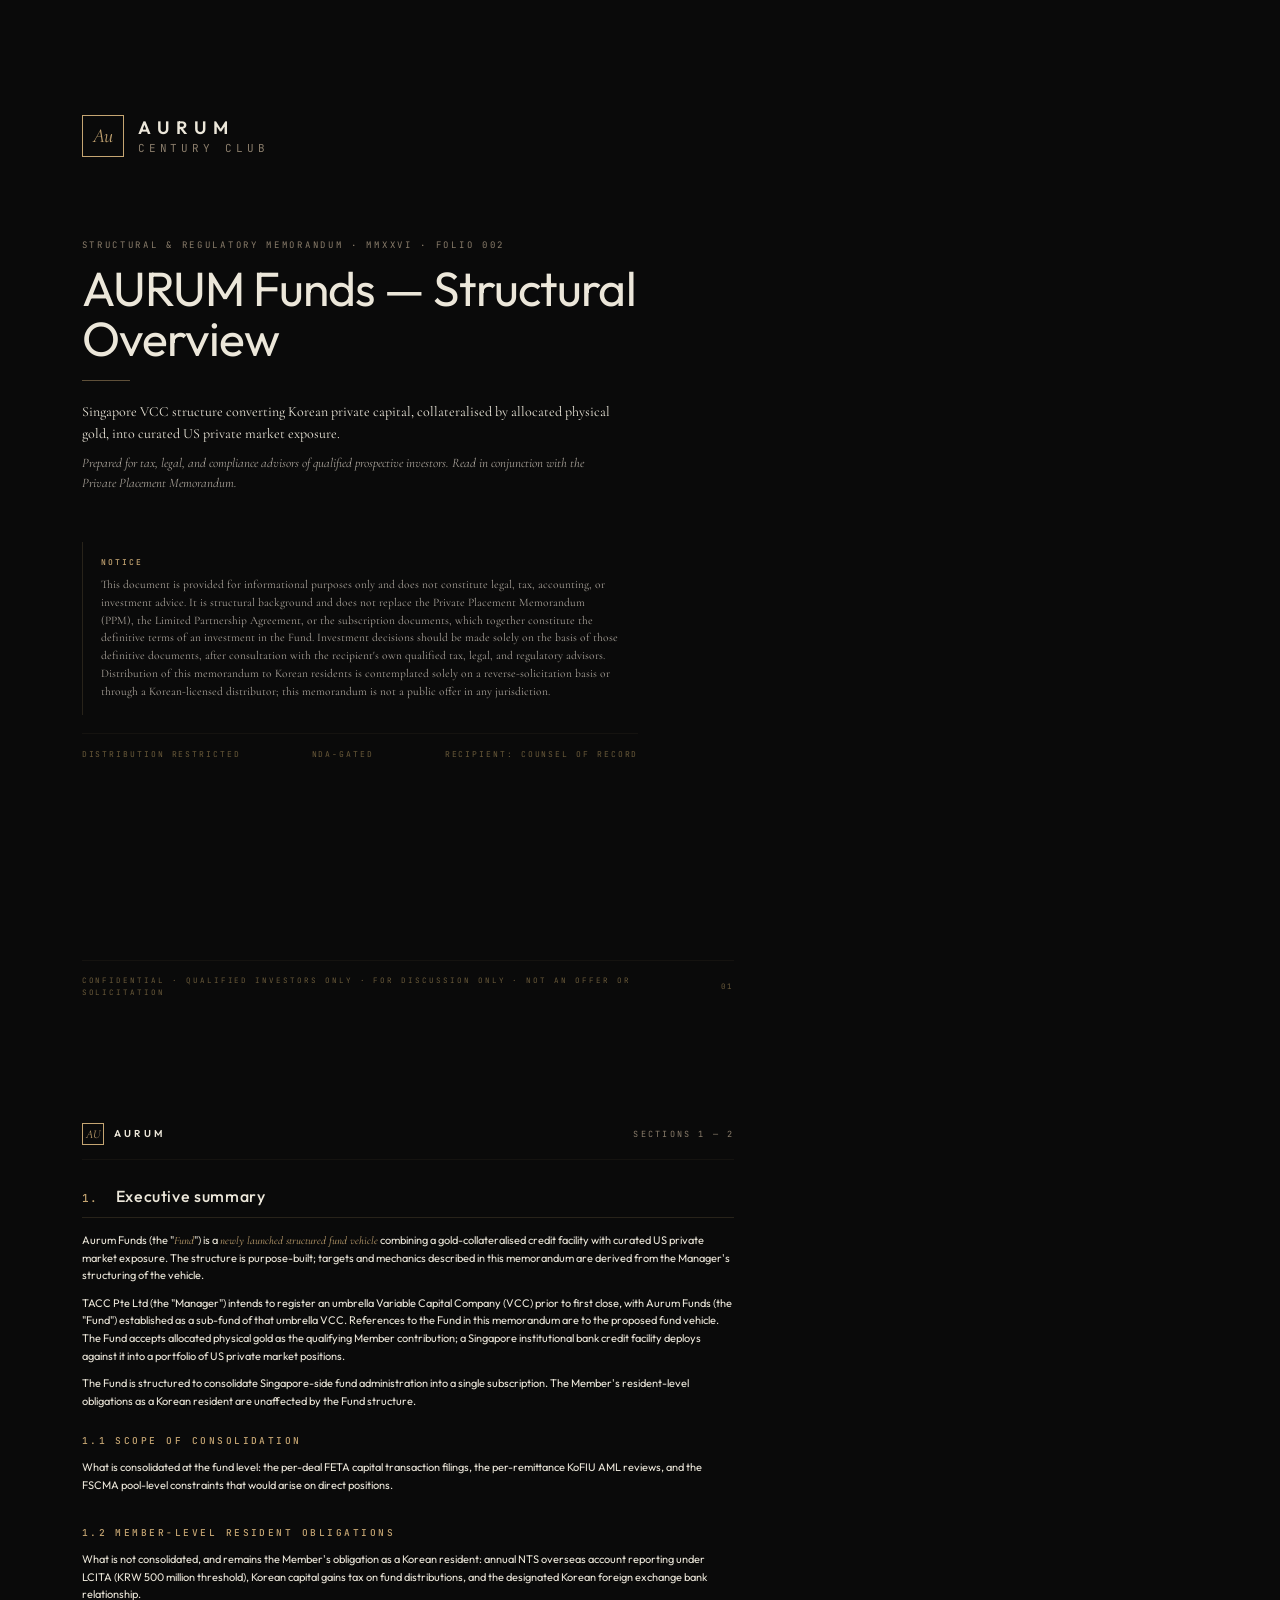
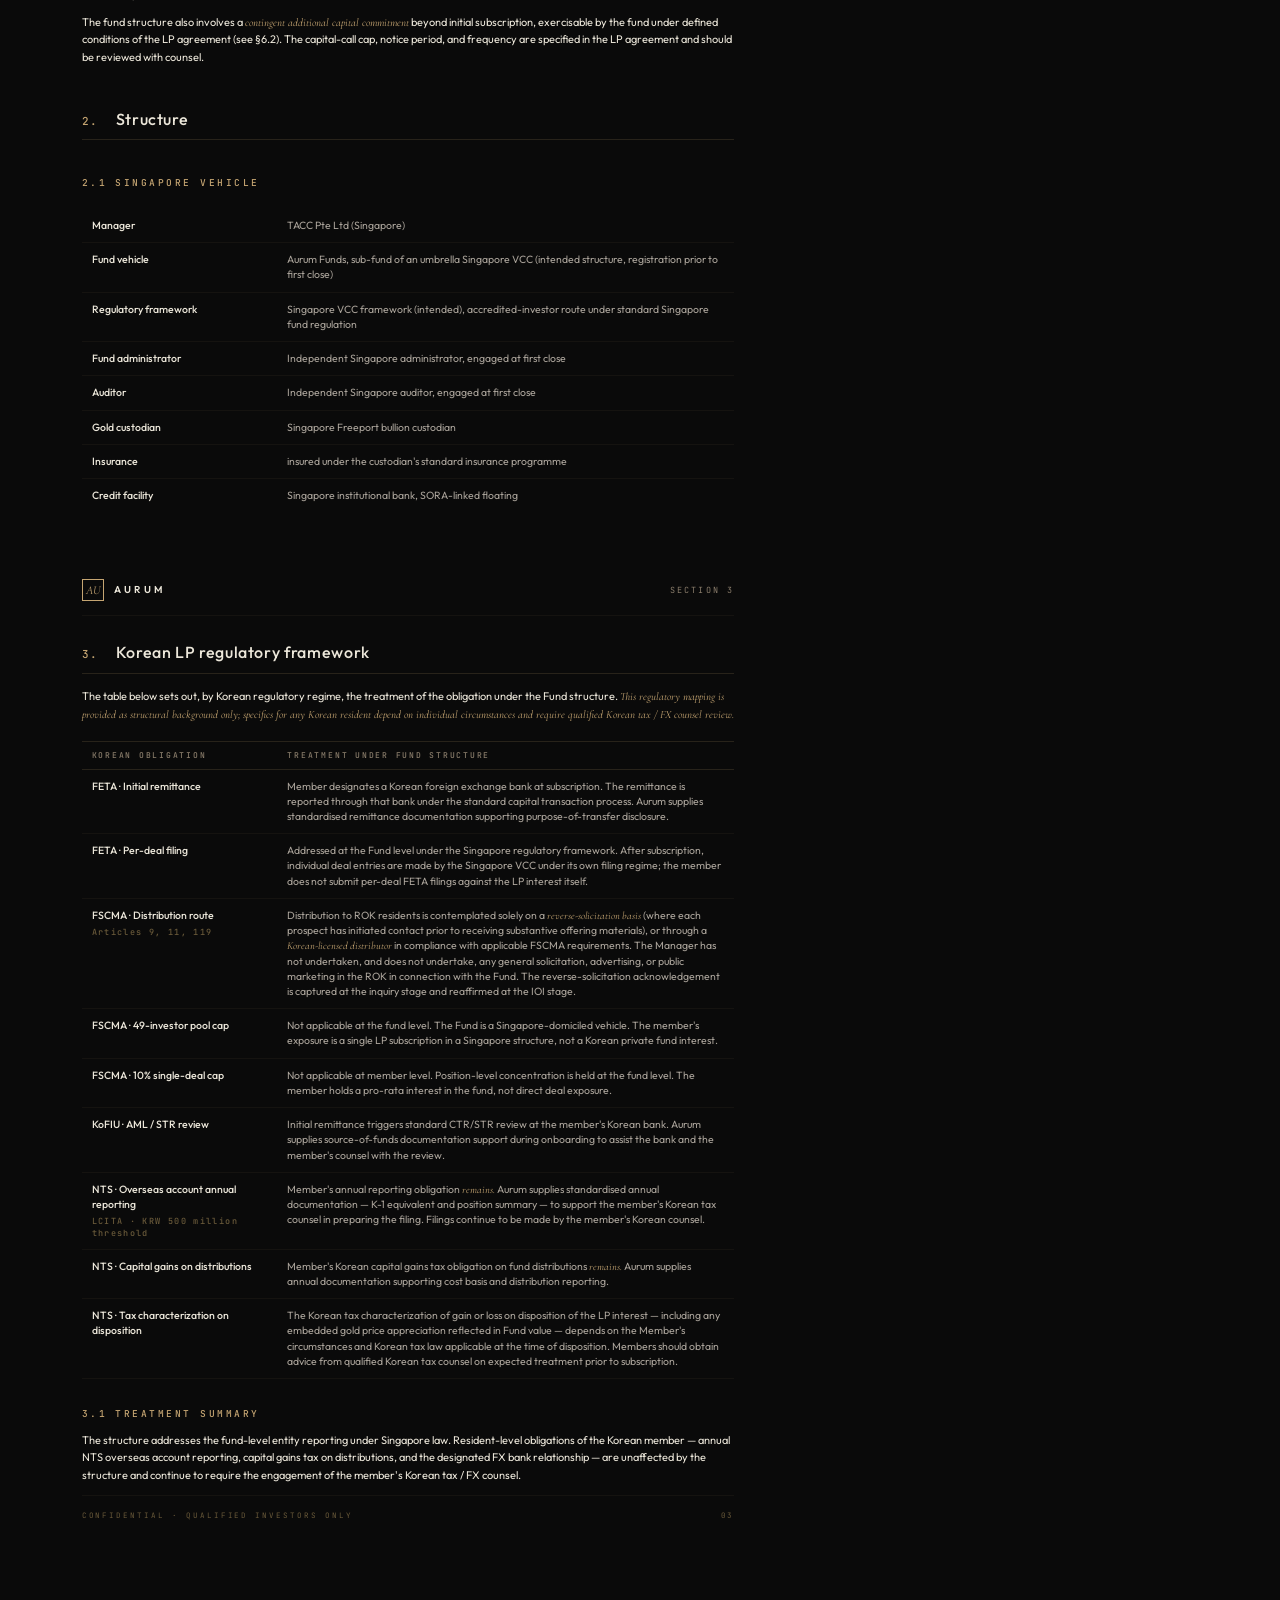
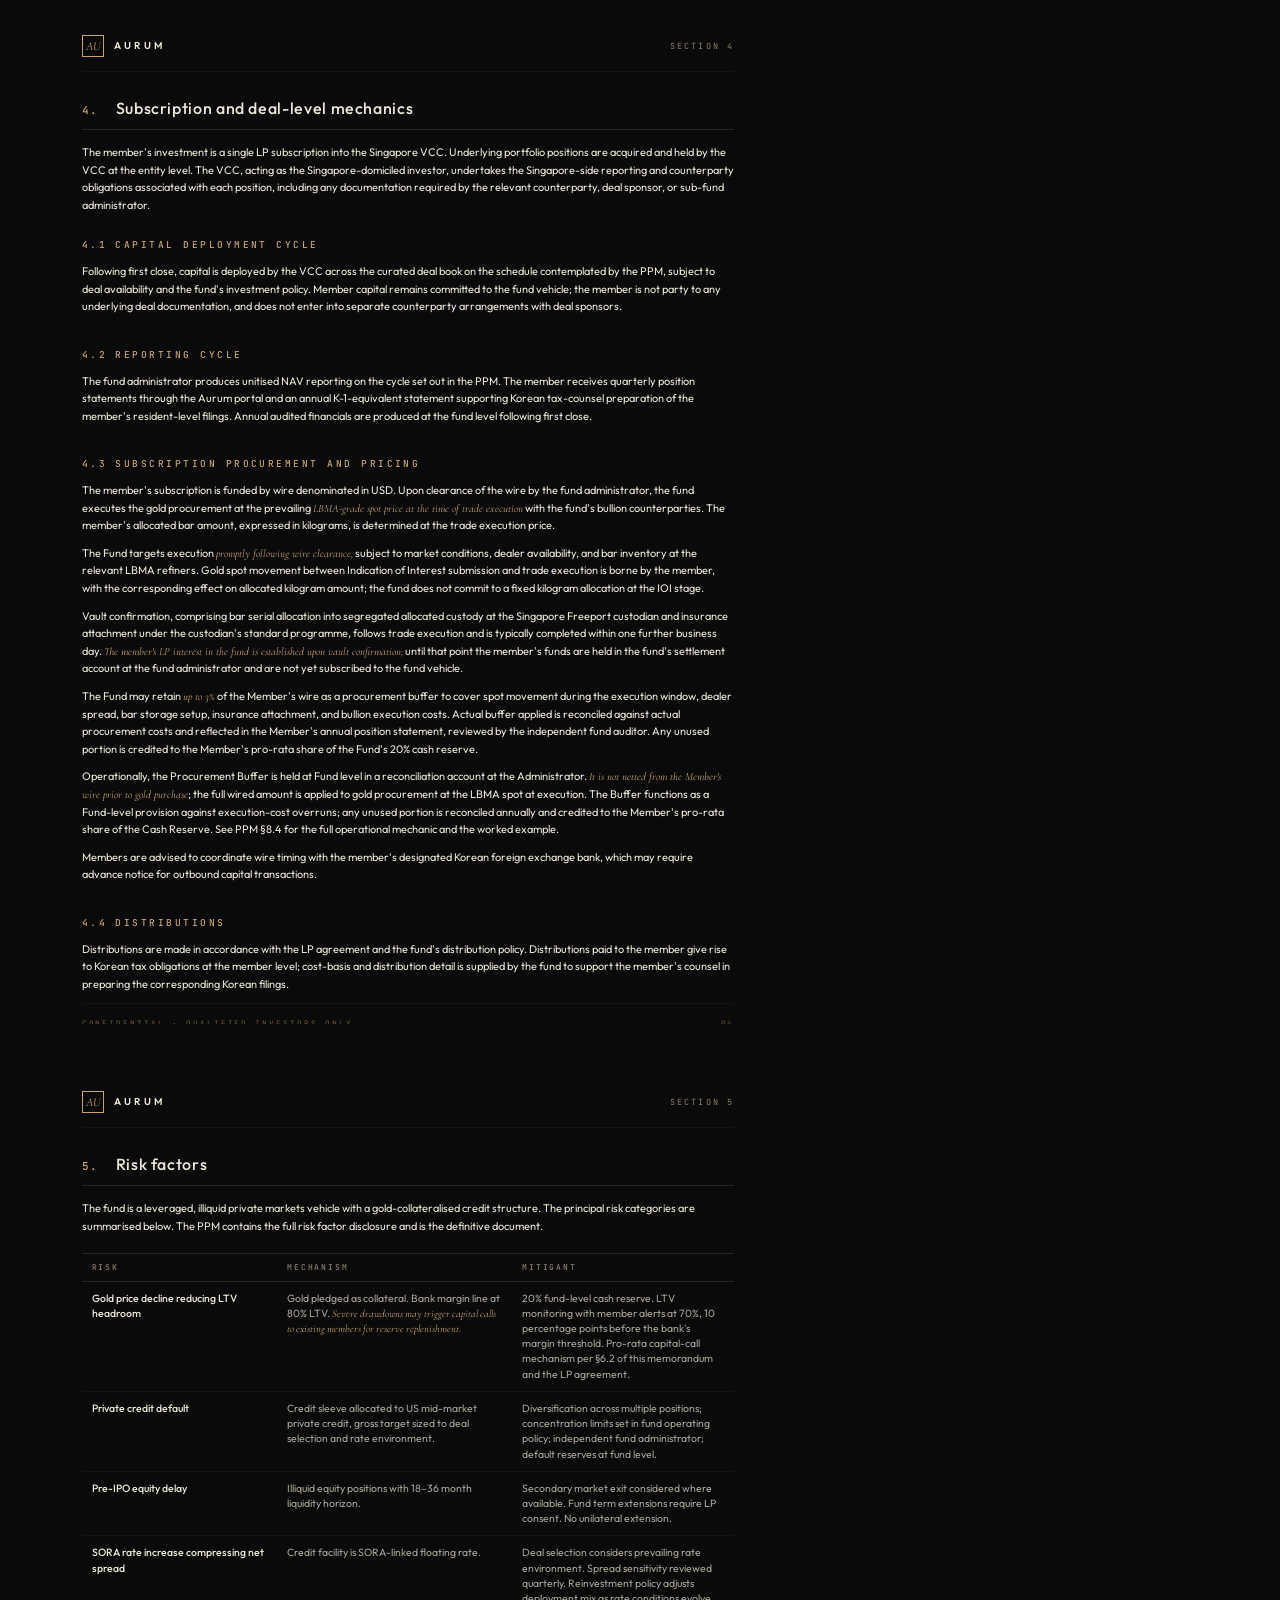
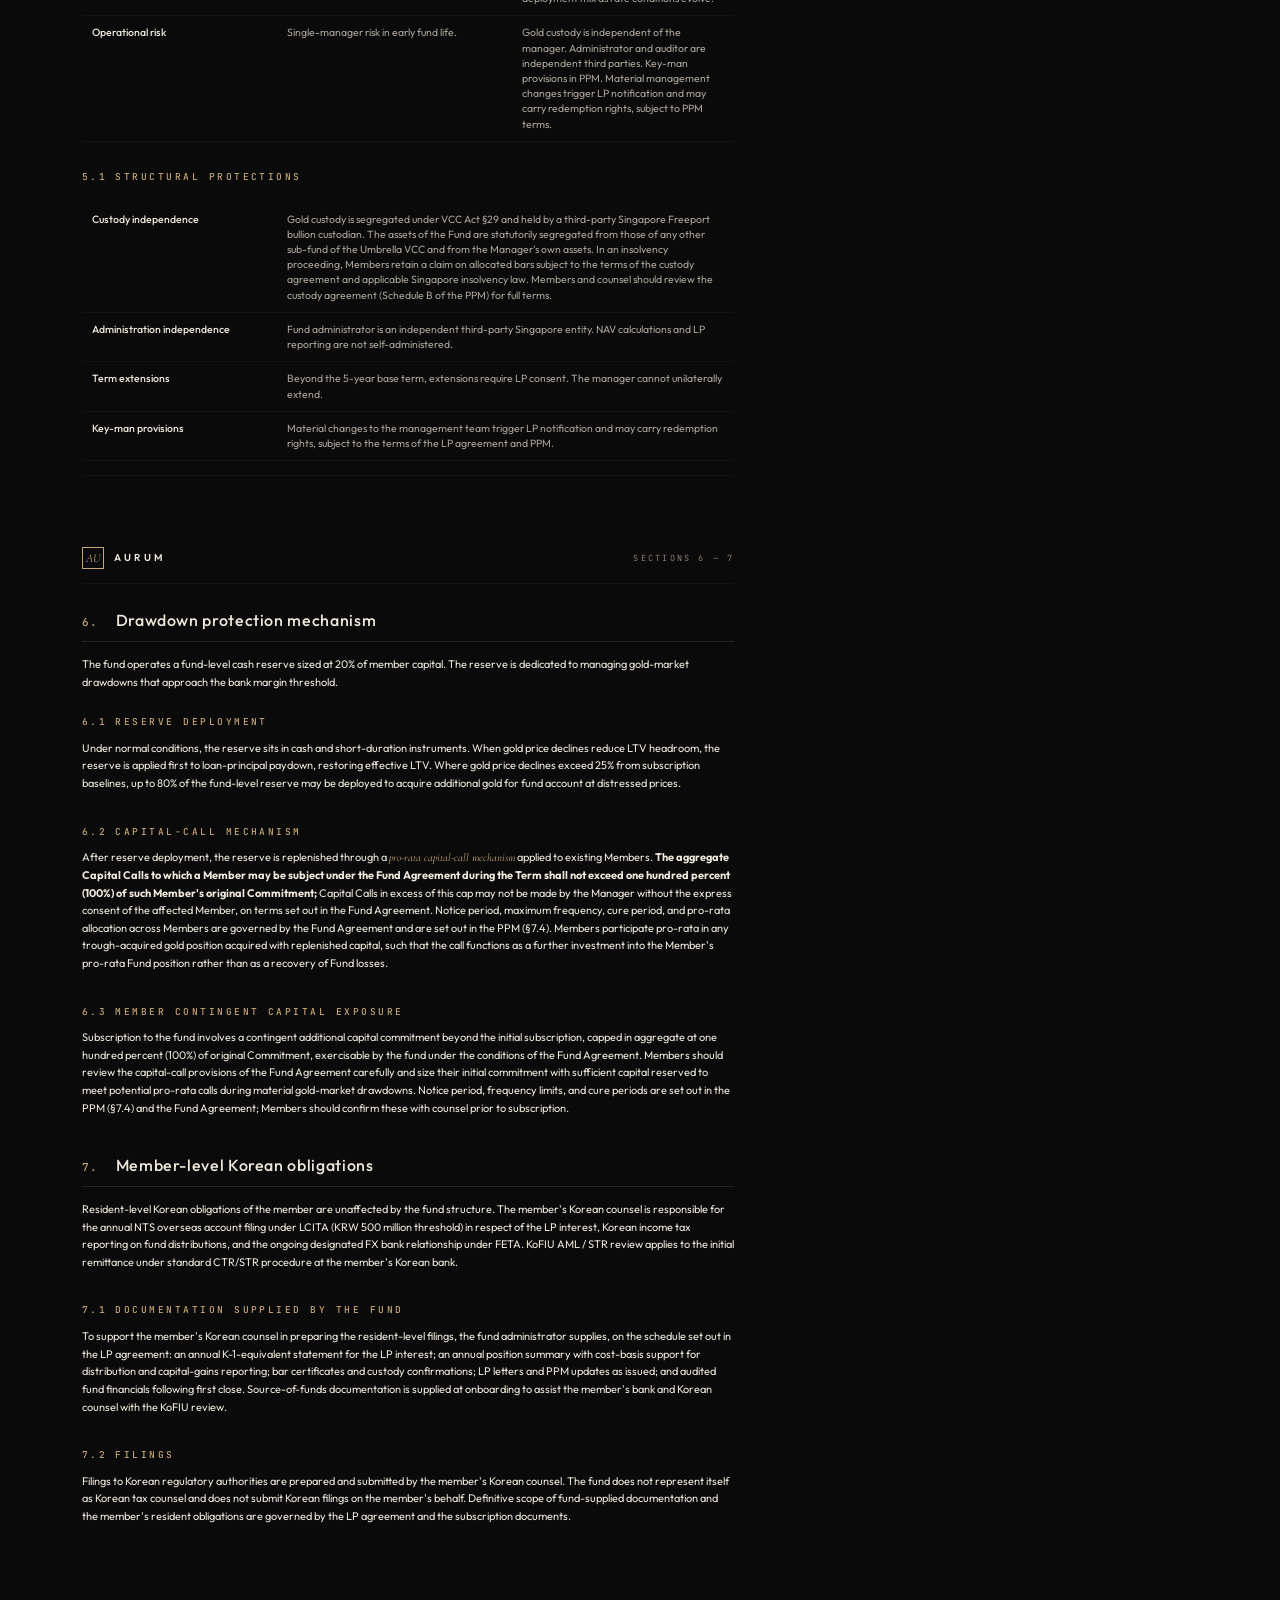
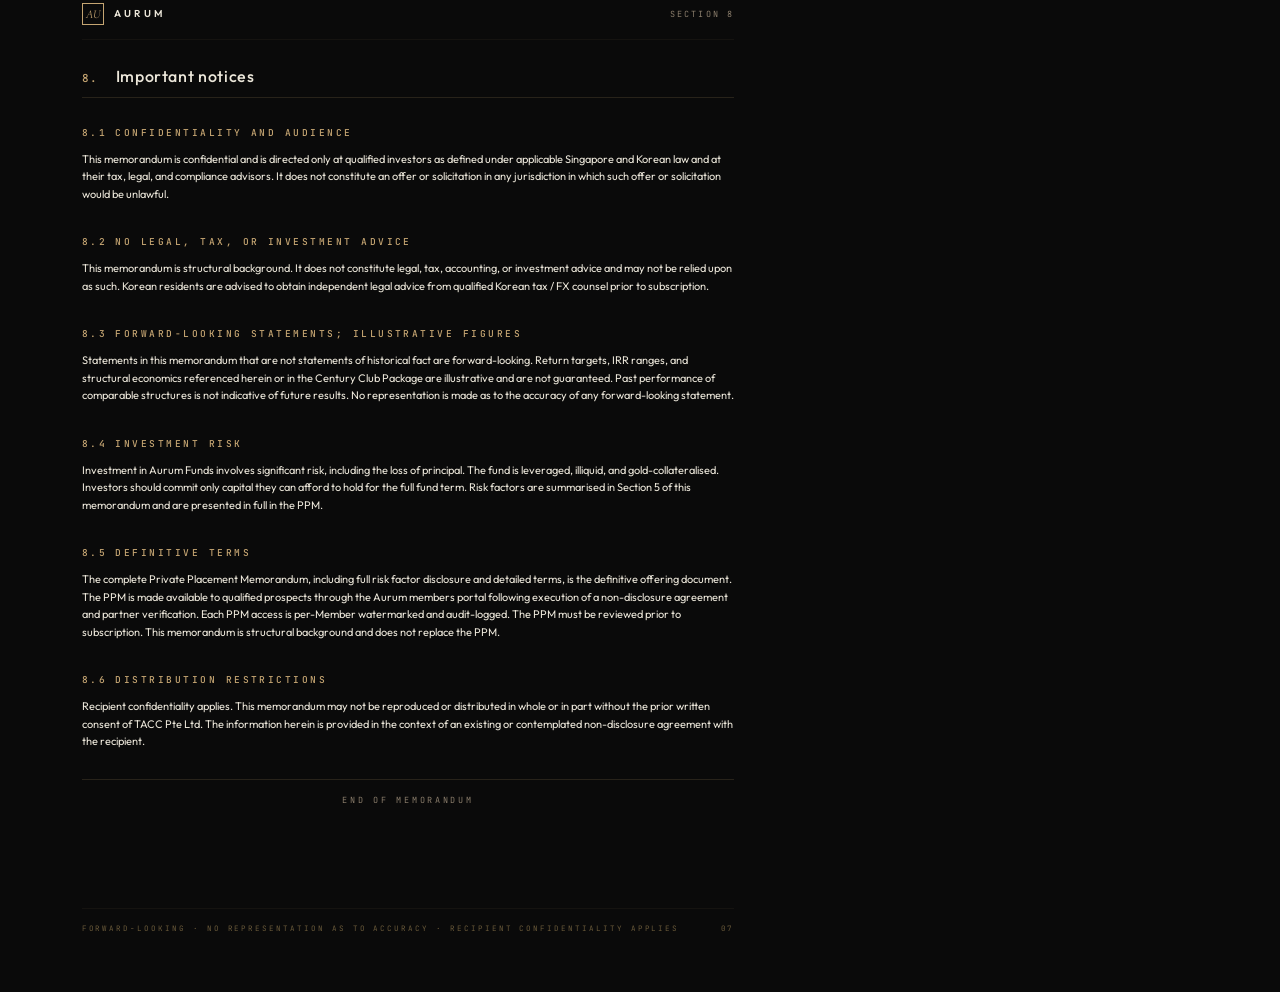
<file: _docs/TACC_Structural_Memo_web.html>
<!DOCTYPE html>
<html lang="en">
<head>
  <meta charset="UTF-8">
  <title>TACC Structural & Regulatory Memo · vF</title>
  <link rel="preconnect" href="https://fonts.googleapis.com">
  <link rel="preconnect" href="https://fonts.gstatic.com" crossorigin>
  <link href="https://fonts.googleapis.com/css2?family=Cormorant+Garamond:ital,wght@0,400;0,500;1,400&family=Outfit:wght@300;400;500;600&family=JetBrains+Mono:wght@400;500&display=swap" rel="stylesheet">
<style>
:root {
  --bg: #0a0a0a;
  --text: #ECE7DA;
  --textDim: #aaa39a;
  --gold: #C5A572;
  --goldD: #8a7d6b;
  --goldDeep: #6a5a3a;
  --border: rgba(197,165,114,0.10);
  --borderS: rgba(197,165,114,0.06);
  --borderM: rgba(197,165,114,0.16);
  --serif: 'Cormorant Garamond', Georgia, serif;
  --sans: 'Outfit', sans-serif;
  --mono: 'JetBrains Mono', monospace;
}
@page { size: Letter; margin: 0; background: #0a0a0a; }
* { margin: 0; padding: 0; box-sizing: border-box; }
html, body {
  background: var(--bg); color: var(--text);
  font-family: var(--sans); font-size: 11.5px; line-height: 1.55;
  font-weight: 400;
  -webkit-print-color-adjust: exact; print-color-adjust: exact;
}
.page {
  width: 8.5in; height: 11in; background: var(--bg);
  padding: 0.7in 0.85in 0.6in;
  display: flex; flex-direction: column;
  position: relative; page-break-after: always;
  page-break-inside: avoid; overflow: hidden;
}
.page:last-child { page-break-after: auto; }

/* ─── HEADER ─── */
.head {
  display: flex; justify-content: space-between; align-items: center;
  padding-bottom: 14px; border-bottom: 1px solid var(--borderS);
  margin-bottom: 24px;
  font-family: var(--mono); font-size: 8.5px;
  letter-spacing: 0.26em; color: var(--goldD);
  text-transform: uppercase;
}
.head .lockup { display: flex; align-items: center; gap: 10px; }
.head .au {
  display: inline-flex; align-items: center; justify-content: center;
  width: 22px; height: 22px;
  border: 1px solid var(--gold);
  font-family: var(--serif); font-style: italic; font-weight: 500;
  color: var(--gold); font-size: 12px; letter-spacing: -0.04em;
}
.head .word {
  font-family: var(--sans); font-weight: 600; font-size: 10px;
  color: var(--text); letter-spacing: 0.34em;
}

/* ─── FOOTER ─── */
.foot {
  margin-top: auto; padding-top: 14px;
  border-top: 1px solid var(--borderS);
  display: flex; justify-content: space-between; align-items: center;
  font-family: var(--mono); font-size: 7.5px;
  color: var(--goldDeep); letter-spacing: 0.26em;
  text-transform: uppercase;
}

/* ─── COVER (sober memo title page) ─── */
.cover {
  flex: 1;
  display: flex; flex-direction: column;
}
.cover-mark {
  margin-top: 0.5in;
  display: flex; align-items: center; gap: 14px;
}
.cover-mark .au {
  width: 42px; height: 42px;
  border: 1px solid var(--gold);
  display: flex; align-items: center; justify-content: center;
  font-family: var(--serif); font-style: italic; font-weight: 500;
  color: var(--gold); font-size: 20px;
  letter-spacing: -0.04em;
  flex-shrink: 0;
}
.cover-mark .wm {
  font-family: var(--sans); font-weight: 600;
  font-size: 18px; color: var(--text); letter-spacing: 0.34em;
  line-height: 1;
  display: flex; flex-direction: column;
}
.cover-mark .wm .sub {
  display: block; margin-top: 6px;
  font-family: var(--mono); font-weight: 400;
  font-size: 11px;
  color: var(--goldD); letter-spacing: 0.36em;
}

.cover-divide {
  margin-top: 1.4in;
  border-top: 1px solid var(--borderM);
  padding-top: 22px;
}
.cover-eyebrow {
  font-family: var(--mono); font-size: 9px;
  color: var(--goldD); letter-spacing: 0.30em;
  margin-bottom: 14px;
  text-transform: uppercase;
}
.cover-title {
  font-family: var(--sans); font-weight: 500;
  font-size: 28px; color: var(--text);
  letter-spacing: 0.06em;
  line-height: 1.15;
  text-transform: uppercase;
  margin-bottom: 8px;
}
.cover-sub {
  font-family: var(--sans); font-weight: 400;
  font-size: 13px; color: var(--textDim);
  line-height: 1.5;
  max-width: 5.5in;
}

.cover-block {
  margin-top: 0.6in;
  border-top: 1px solid var(--borderS);
  padding-top: 18px;
  font-family: var(--sans); font-size: 11px;
  color: var(--textDim); line-height: 1.55;
  max-width: 5.8in;
}
.cover-block .lbl {
  font-family: var(--mono); font-size: 8px;
  color: var(--goldD); letter-spacing: 0.26em;
  text-transform: uppercase; margin-bottom: 6px;
}

.cover-meta {
  margin-top: auto;
  border-top: 1px solid var(--borderS);
  padding-top: 14px;
  display: grid;
  grid-template-columns: repeat(3, 1fr);
  font-family: var(--mono); font-size: 8.5px;
  color: var(--goldD); letter-spacing: 0.22em;
  text-transform: uppercase;
}
.cover-meta .label {
  color: var(--goldDeep); margin-bottom: 4px;
  font-size: 7.5px;
}
.cover-meta .v { color: var(--text); font-weight: 500; }

/* ─── SECTION HEADINGS — sans serif, numbered ─── */
h1.sec {
  font-family: var(--sans); font-weight: 500;
  font-size: 16px; color: var(--text);
  letter-spacing: 0.04em;
  margin-top: 0; margin-bottom: 14px;
  padding-bottom: 8px;
  border-bottom: 1px solid var(--borderM);
}
h1.sec .num {
  display: inline-block;
  font-family: var(--mono); font-size: 11px;
  color: var(--gold); letter-spacing: 0.10em;
  margin-right: 12px;
  min-width: 22px;
}
h1.sec + p {
  margin-top: 0;
}

h2.sub {
  font-family: var(--mono); font-weight: 500;
  font-size: 9.5px; letter-spacing: 0.26em;
  color: var(--gold); text-transform: uppercase;
  margin-top: 22px; margin-bottom: 10px;
}
h2.sub:first-of-type { margin-top: 14px; }

p {
  font-family: var(--sans); font-weight: 400;
  font-size: 11px; line-height: 1.6;
  color: var(--text); margin-bottom: 10px;
}
p.lede {
  color: var(--textDim);
  margin-bottom: 18px;
}

/* italic ONLY for legal terms of art */
em {
  font-family: var(--serif); font-style: italic;
  font-weight: 400; color: var(--gold);
}

/* ─── TABLES ─── */
.tbl {
  width: 100%; border-collapse: collapse;
  margin: 8px 0 14px; font-size: 10.5px;
}
.tbl th {
  text-align: left;
  font-family: var(--mono); font-weight: 500;
  font-size: 8px; letter-spacing: 0.22em;
  color: var(--goldD); text-transform: uppercase;
  padding: 7px 10px;
  border-top: 1px solid var(--borderM);
  border-bottom: 1px solid var(--borderM);
  vertical-align: top;
}
.tbl td {
  padding: 9px 10px;
  border-bottom: 1px solid var(--borderS);
  vertical-align: top; line-height: 1.45;
  font-family: var(--sans); font-size: 10.5px;
}
.tbl td.k {
  color: var(--text); width: 30%;
  font-weight: 500;
}
.tbl td.v { color: var(--textDim); }

/* sub-cell for nested labels */
.tbl td .small {
  font-size: 8.5px;
  color: var(--goldDeep);
  display: block;
  margin-top: 3px;
  font-family: var(--mono);
  letter-spacing: 0.16em;
}

/* ─── NUMBERED LIST ─── */
ol.numlist {
  list-style: none;
  counter-reset: it;
  padding-left: 0;
  margin: 8px 0 14px;
}
ol.numlist li {
  counter-increment: it;
  position: relative;
  padding-left: 32px;
  margin-bottom: 8px;
  font-family: var(--sans); font-size: 11px;
  line-height: 1.55;
  color: var(--text);
}
ol.numlist li::before {
  content: counter(it, lower-roman) ".";
  position: absolute; left: 0; top: 0;
  font-family: var(--mono); font-size: 9.5px;
  color: var(--gold); font-weight: 500;
  letter-spacing: 0.06em;
  text-transform: uppercase;
  min-width: 26px;
}

/* ─── TWO-COLUMN PRESERVED-PROVIDED ─── */
.two-col {
  display: grid;
  grid-template-columns: 1fr 1fr;
  gap: 18px;
  margin-top: 12px;
}
.two-col .col {
  border-top: 1px solid var(--borderM);
  padding-top: 12px;
}
.two-col .col-lbl {
  font-family: var(--mono); font-size: 8.5px;
  color: var(--gold); letter-spacing: 0.24em;
  text-transform: uppercase;
  margin-bottom: 10px;
}
.two-col ul {
  list-style: none; padding: 0;
}
.two-col li {
  font-family: var(--sans); font-size: 10.5px;
  line-height: 1.55; color: var(--text);
  padding: 4px 0 4px 12px;
  position: relative;
}
.two-col li::before {
  content: '·';
  position: absolute; left: 0; top: 0;
  color: var(--gold);
}

/* ─── DIAGRAM (kept but neutralized) ─── */
.compound-diagram {
  margin: 10px 0 14px;
  padding: 16px;
  border: 1px solid var(--borderS);
  background: rgba(0,0,0,0.20);
}
.compound-head {
  display: flex; justify-content: space-between;
  font-family: var(--mono); font-size: 8px;
  letter-spacing: 0.22em; color: var(--goldD);
  text-transform: uppercase; margin-bottom: 12px;
}
.compound-rows {
  display: flex; flex-direction: column; gap: 4px;
}
.cmp-row {
  display: grid; grid-template-columns: 50px 1fr 200px;
  gap: 12px; align-items: center;
  font-family: var(--mono); font-size: 9px;
}
.cmp-row .yr {
  color: var(--goldD); letter-spacing: 0.2em;
}
.cmp-bar {
  display: flex; gap: 4px; flex-wrap: wrap;
}
.cmp-bar span {
  display: inline-block; padding: 2px 6px;
  background: rgba(199,112,97,0.12);
  border: 1px solid rgba(199,112,97,0.25);
  color: #c77061;
  font-size: 7.5px; letter-spacing: 0.1em;
}
.cmp-vs span {
  padding: 2px 8px;
  background: rgba(197,165,114,0.06);
  border: 1px solid var(--borderM);
  color: var(--goldD);
  font-size: 7.5px; letter-spacing: 0.1em;
}
.compound-result {
  margin-top: 12px; padding-top: 10px;
  border-top: 1px solid var(--borderS);
  display: flex; justify-content: space-between;
  font-family: var(--mono); font-size: 8.5px;
  letter-spacing: 0.16em;
  text-transform: uppercase;
}
.compound-result .l { color: #c77061; }
.compound-result .r { color: var(--goldD); }

/* ─── DISCLOSURE FOOTER ─── */
.end-marker {
  margin-top: 18px;
  padding-top: 14px;
  border-top: 1px solid var(--borderM);
  text-align: center;
  font-family: var(--mono); font-size: 8.5px;
  letter-spacing: 0.32em;
  color: var(--goldD);
  text-transform: uppercase;
}

/* ─── Magazine masthead (cover) ─────────────────────────────────────── */
.masthead {
  margin-top: 0.7in;
  text-align: left;
  padding-bottom: 0;
}
.masthead .pub {
  font-family: var(--sans); font-weight: 600;
  font-size: 20px;
  color: var(--text);
  letter-spacing: 0.12em;
  text-transform: uppercase;
  line-height: 1;
}
.masthead .presents {
  font-family: var(--serif); font-style: italic; font-weight: 400;
  font-size: 16px;
  color: var(--goldD);
  margin-top: 8px;
  letter-spacing: 0.02em;
}
.masthead .rule {
  width: 56px; height: 1px;
  margin: 12px 0 0;
  background: var(--gold);
  opacity: 0.55;
}

/* Colophon footer */
.colophon {
  margin-top: auto;
  padding-top: 16px;
  border-top: 1px solid var(--borderS);
  display: flex; justify-content: space-between; align-items: center;
  font-family: var(--mono); font-size: 8px;
  color: var(--goldDeep); letter-spacing: 0.28em;
  text-transform: uppercase;
}
.colophon .imprint {
  display: inline-flex; align-items: center; gap: 12px;
}
.colophon .imprint .au-mini {
  display: inline-flex; align-items: center; justify-content: center;
  width: 16px; height: 16px;
  border: 1px solid var(--gold);
  font-family: var(--serif); font-style: italic; font-weight: 500;
  color: var(--gold); font-size: 9px; letter-spacing: -0.04em;
}

</style>
</head>
<body>

<!-- ─── PAGE 1 · TITLE PAGE (sober) ─── -->
<section class="page">
  <!-- ── Top logo lockup ──────────────────────────────────────────────── -->
  <div class="cover-mark">
    <div class="au"><em>Au</em></div>
    <div class="wm">
      AURUM
      <span class="sub">CENTURY CLUB</span>
    </div>
  </div>

  <!-- ── Document header: utilitarian ─────────────────────────────────── -->
  <div style="margin-top:0.85in;">
    <div style="font-family:var(--mono);font-size:9px;letter-spacing:0.30em;color:var(--goldD);text-transform:uppercase;margin-bottom:10px;">
      Structural &amp; Regulatory Memorandum  ·  MMXXVI  ·  Folio 002
    </div>

    <h1 style="font-family:var(--serifKr);font-weight:400;font-size:48px;line-height:1.05;letter-spacing:-0.02em;color:var(--text);margin-bottom:16px;">
      AURUM Funds — Structural Overview
    </h1>

    <div style="width:48px;height:1px;background:var(--gold);opacity:0.45;margin-bottom:20px;"></div>

    <p style="font-family:var(--serif);font-size:14px;line-height:1.6;color:var(--text);max-width:5.6in;margin-bottom:8px;">
      Singapore VCC structure converting Korean private capital, collateralised by allocated physical gold, into curated US private market exposure.
    </p>
    <p style="font-family:var(--serif);font-style:italic;font-size:13px;line-height:1.55;color:var(--textDim);max-width:5.6in;">
      Prepared for tax, legal, and compliance advisors of qualified prospective investors. Read in conjunction with the Private Placement Memorandum.
    </p>
  </div>

  <!-- ── Notice block: standard fund deal-doc framing ─────────────────── -->
  <div style="margin-top:38px;padding:14px 18px;border-left:1px solid var(--borderM);font-family:var(--serif);font-size:11.5px;line-height:1.55;color:var(--textDim);max-width:5.8in;">
    <div style="font-family:var(--mono);font-weight:500;font-size:8px;letter-spacing:0.26em;color:var(--gold);text-transform:uppercase;margin-bottom:8px;">
      Notice
    </div>
    This document is provided for informational purposes only and does not constitute legal, tax, accounting, or investment advice. It is structural background and does not replace the Private Placement Memorandum (PPM), the Limited Partnership Agreement, or the subscription documents, which together constitute the definitive terms of an investment in the Fund. Investment decisions should be made solely on the basis of those definitive documents, after consultation with the recipient's own qualified tax, legal, and regulatory advisors. Distribution of this memorandum to Korean residents is contemplated solely on a reverse-solicitation basis or through a Korean-licensed distributor; this memorandum is not a public offer in any jurisdiction.
  </div>

  <!-- ── Distribution / classification line (lawyers like seeing this) ── -->
  <div style="margin-top:18px;padding-top:14px;border-top:1px solid var(--borderS);display:flex;justify-content:space-between;font-family:var(--mono);font-size:8px;letter-spacing:0.24em;color:var(--goldDeep);text-transform:uppercase;max-width:5.8in;">
    <span>Distribution restricted</span>
    <span>NDA-gated</span>
    <span>Recipient: counsel of record</span>
  </div>

  <div class="foot"><span>CONFIDENTIAL  ·  QUALIFIED INVESTORS ONLY  ·  FOR DISCUSSION ONLY  ·  NOT AN OFFER OR SOLICITATION</span><span>01</span></div>
</section>

<!-- ─── PAGE 2 · §§ 1-2 ─── -->
<section class="page">
  <div class="head">
    <div class="lockup"><span class="au"><em>Au</em></span><span class="word">AURUM</span></div>
    <span>SECTIONS 1 — 2</span>
  </div>

  <h1 class="sec"><span class="num">1.</span>Executive summary</h1>
  <p>Aurum Funds (the "<em>Fund</em>") is a <em>newly launched structured fund vehicle</em> combining a gold-collateralised credit facility with curated US private market exposure. The structure is purpose-built; targets and mechanics described in this memorandum are derived from the Manager's structuring of the vehicle.</p>
  <p>TACC Pte Ltd (the "Manager") intends to register an umbrella Variable Capital Company (VCC) prior to first close, with Aurum Funds (the "Fund") established as a sub-fund of that umbrella VCC. References to the Fund in this memorandum are to the proposed fund vehicle. The Fund accepts allocated physical gold as the qualifying Member contribution; a Singapore institutional bank credit facility deploys against it into a portfolio of US private market positions.</p>
  <p>The Fund is structured to consolidate Singapore-side fund administration into a single subscription. The Member's resident-level obligations as a Korean resident are unaffected by the Fund structure.</p>

  <h2 class="sub">1.1 Scope of consolidation</h2>
  <p>What is consolidated at the fund level: the per-deal FETA capital transaction filings, the per-remittance KoFIU AML reviews, and the FSCMA pool-level constraints that would arise on direct positions.</p>

  <h2 class="sub">1.2 Member-level resident obligations</h2>
  <p>What is not consolidated, and remains the Member's obligation as a Korean resident: annual NTS overseas account reporting under LCITA (KRW 500 million threshold), Korean capital gains tax on fund distributions, and the designated Korean foreign exchange bank relationship.</p>
  <p>The fund structure also involves a <em>contingent additional capital commitment</em> beyond initial subscription, exercisable by the fund under defined conditions of the LP agreement (see §6.2). The capital-call cap, notice period, and frequency are specified in the LP agreement and should be reviewed with counsel.</p>

  <h1 class="sec" style="margin-top:30px;"><span class="num">2.</span>Structure</h1>

  <h2 class="sub">2.1 Singapore vehicle</h2>
  <table class="tbl">
    <tr><td class="k">Manager</td><td class="v">TACC Pte Ltd (Singapore)</td></tr>
    <tr><td class="k">Fund vehicle</td><td class="v">Aurum Funds, sub-fund of an umbrella Singapore VCC (intended structure, registration prior to first close)</td></tr>
    <tr><td class="k">Regulatory framework</td><td class="v">Singapore VCC framework (intended), accredited-investor route under standard Singapore fund regulation</td></tr>
    <tr><td class="k">Fund administrator</td><td class="v">Independent Singapore administrator, engaged at first close</td></tr>
    <tr><td class="k">Auditor</td><td class="v">Independent Singapore auditor, engaged at first close</td></tr>
    <tr><td class="k">Gold custodian</td><td class="v">Singapore Freeport bullion custodian</td></tr>
    <tr><td class="k">Insurance</td><td class="v">insured under the custodian's standard insurance programme</td></tr>
    <tr><td class="k">Credit facility</td><td class="v">Singapore institutional bank, SORA-linked floating</td></tr>
  </table>

  <h2 class="sub">2.2 Member commitment</h2>
  <p>Single-tier subscription. Minimum 1 kg of LBMA-grade physical gold at first close. Loan-to-value up to 75% per LP agreement parameters and sized to Member commitment level. The bank's margin call line sits at 80% LTV.</p>

  <div class="foot"><span>CONFIDENTIAL  ·  QUALIFIED INVESTORS ONLY</span><span>02</span></div>
</section>

<!-- ─── PAGE 3 · §3 KOREAN LP REGULATORY FRAMEWORK ─── -->
<section class="page">
  <div class="head">
    <div class="lockup"><span class="au"><em>Au</em></span><span class="word">AURUM</span></div>
    <span>SECTION 3</span>
  </div>

  <h1 class="sec"><span class="num">3.</span>Korean LP regulatory framework</h1>
  <p>The table below sets out, by Korean regulatory regime, the treatment of the obligation under the Fund structure. <em>This regulatory mapping is provided as structural background only; specifics for any Korean resident depend on individual circumstances and require qualified Korean tax / FX counsel review.</em></p>

  <table class="tbl">
    <tr><th style="width:30%">Korean obligation</th><th>Treatment under fund structure</th></tr>
    <tr><td class="k">FETA · Initial remittance</td><td class="v">Member designates a Korean foreign exchange bank at subscription. The remittance is reported through that bank under the standard capital transaction process. Aurum supplies standardised remittance documentation supporting purpose-of-transfer disclosure.</td></tr>
    <tr><td class="k">FETA · Per-deal filing</td><td class="v">Addressed at the Fund level under the Singapore regulatory framework. After subscription, individual deal entries are made by the Singapore VCC under its own filing regime; the member does not submit per-deal FETA filings against the LP interest itself.</td></tr>
    <tr><td class="k">FSCMA · Distribution route<span class="small">Articles 9, 11, 119</span></td><td class="v">Distribution to ROK residents is contemplated solely on a <em>reverse-solicitation basis</em> (where each prospect has initiated contact prior to receiving substantive offering materials), or through a <em>Korean-licensed distributor</em> in compliance with applicable FSCMA requirements. The Manager has not undertaken, and does not undertake, any general solicitation, advertising, or public marketing in the ROK in connection with the Fund. The reverse-solicitation acknowledgement is captured at the inquiry stage and reaffirmed at the IOI stage.</td></tr>
    <tr><td class="k">FSCMA · 49-investor pool cap</td><td class="v">Not applicable at the fund level. The Fund is a Singapore-domiciled vehicle. The member's exposure is a single LP subscription in a Singapore structure, not a Korean private fund interest.</td></tr>
    <tr><td class="k">FSCMA · 10% single-deal cap</td><td class="v">Not applicable at member level. Position-level concentration is held at the fund level. The member holds a pro-rata interest in the fund, not direct deal exposure.</td></tr>
    <tr><td class="k">KoFIU · AML / STR review</td><td class="v">Initial remittance triggers standard CTR/STR review at the member's Korean bank. Aurum supplies source-of-funds documentation support during onboarding to assist the bank and the member's counsel with the review.</td></tr>
    <tr><td class="k">NTS · Overseas account annual reporting<span class="small">LCITA · KRW 500 million threshold</span></td><td class="v">Member's annual reporting obligation <em>remains.</em> Aurum supplies standardised annual documentation — K-1 equivalent and position summary — to support the member's Korean tax counsel in preparing the filing. Filings continue to be made by the member's Korean counsel.</td></tr>
    <tr><td class="k">NTS · Capital gains on distributions</td><td class="v">Member's Korean capital gains tax obligation on fund distributions <em>remains.</em> Aurum supplies annual documentation supporting cost basis and distribution reporting.</td></tr>
    <tr><td class="k">NTS · Tax characterization on disposition</td><td class="v">The Korean tax characterization of gain or loss on disposition of the LP interest — including any embedded gold price appreciation reflected in Fund value — depends on the Member's circumstances and Korean tax law applicable at the time of disposition. Members should obtain advice from qualified Korean tax counsel on expected treatment prior to subscription.</td></tr>
  </table>

  <h2 class="sub">3.1 Treatment summary</h2>
  <p>The structure addresses the fund-level entity reporting under Singapore law. Resident-level obligations of the Korean member — annual NTS overseas account reporting, capital gains tax on distributions, and the designated FX bank relationship — are unaffected by the structure and continue to require the engagement of the member's Korean tax / FX counsel.</p>

  <div class="foot"><span>CONFIDENTIAL  ·  QUALIFIED INVESTORS ONLY</span><span>03</span></div>
</section>

<!-- ─── PAGE 4 · §4 DIRECT VS FUND ROUTE ─── -->
<section class="page">
  <div class="head">
    <div class="lockup"><span class="au"><em>Au</em></span><span class="word">AURUM</span></div>
    <span>SECTION 4</span>
  </div>

  <h1 class="sec"><span class="num">4.</span>Subscription and deal-level mechanics</h1>
  <p>The member's investment is a single LP subscription into the Singapore VCC. Underlying portfolio positions are acquired and held by the VCC at the entity level. The VCC, acting as the Singapore-domiciled investor, undertakes the Singapore-side reporting and counterparty obligations associated with each position, including any documentation required by the relevant counterparty, deal sponsor, or sub-fund administrator.</p>

  <h2 class="sub">4.1 Capital deployment cycle</h2>
  <p>Following first close, capital is deployed by the VCC across the curated deal book on the schedule contemplated by the PPM, subject to deal availability and the fund's investment policy. Member capital remains committed to the fund vehicle; the member is not party to any underlying deal documentation, and does not enter into separate counterparty arrangements with deal sponsors.</p>

  <h2 class="sub">4.2 Reporting cycle</h2>
  <p>The fund administrator produces unitised NAV reporting on the cycle set out in the PPM. The member receives quarterly position statements through the Aurum portal and an annual K-1-equivalent statement supporting Korean tax-counsel preparation of the member's resident-level filings. Annual audited financials are produced at the fund level following first close.</p>

  <h2 class="sub">4.3 Subscription procurement and pricing</h2>
  <p>The member's subscription is funded by wire denominated in USD. Upon clearance of the wire by the fund administrator, the fund executes the gold procurement at the prevailing <em>LBMA-grade spot price at the time of trade execution</em> with the fund's bullion counterparties. The member's allocated bar amount, expressed in kilograms, is determined at the trade execution price.</p>
  <p>The Fund targets execution <em>promptly following wire clearance,</em> subject to market conditions, dealer availability, and bar inventory at the relevant LBMA refiners. Gold spot movement between Indication of Interest submission and trade execution is borne by the member, with the corresponding effect on allocated kilogram amount; the fund does not commit to a fixed kilogram allocation at the IOI stage.</p>
  <p>Vault confirmation, comprising bar serial allocation into segregated allocated custody at the Singapore Freeport custodian and insurance attachment under the custodian's standard programme, follows trade execution and is typically completed within one further business day. <em>The member's LP interest in the fund is established upon vault confirmation;</em> until that point the member's funds are held in the fund's settlement account at the fund administrator and are not yet subscribed to the fund vehicle.</p>
  <p>The Fund may retain <em>up to 3%</em> of the Member's wire as a procurement buffer to cover spot movement during the execution window, dealer spread, bar storage setup, insurance attachment, and bullion execution costs. Actual buffer applied is reconciled against actual procurement costs and reflected in the Member's annual position statement, reviewed by the independent fund auditor. Any unused portion is credited to the Member's pro-rata share of the Fund's 20% cash reserve.</p>
  <p>Operationally, the Procurement Buffer is held at Fund level in a reconciliation account at the Administrator. <em>It is not netted from the Member's wire prior to gold purchase</em>; the full wired amount is applied to gold procurement at the LBMA spot at execution. The Buffer functions as a Fund-level provision against execution-cost overruns; any unused portion is reconciled annually and credited to the Member's pro-rata share of the Cash Reserve. See PPM §8.4 for the full operational mechanic and the worked example.</p>
  <p>Members are advised to coordinate wire timing with the member's designated Korean foreign exchange bank, which may require advance notice for outbound capital transactions.</p>

  <h2 class="sub">4.4 Distributions</h2>
  <p>Distributions are made in accordance with the LP agreement and the fund's distribution policy. Distributions paid to the member give rise to Korean tax obligations at the member level; cost-basis and distribution detail is supplied by the fund to support the member's counsel in preparing the corresponding Korean filings.</p>

  <div class="foot"><span>CONFIDENTIAL  ·  QUALIFIED INVESTORS ONLY</span><span>04</span></div>
</section>

<!-- ─── PAGE 5 · §5 RISK FACTORS ─── -->
<section class="page">
  <div class="head">
    <div class="lockup"><span class="au"><em>Au</em></span><span class="word">AURUM</span></div>
    <span>SECTION 5</span>
  </div>

  <h1 class="sec"><span class="num">5.</span>Risk factors</h1>
  <p>The fund is a leveraged, illiquid private markets vehicle with a gold-collateralised credit structure. The principal risk categories are summarised below. The PPM contains the full risk factor disclosure and is the definitive document.</p>

  <table class="tbl">
    <tr><th style="width:24%">Risk</th><th style="width:36%">Mechanism</th><th>Mitigant</th></tr>
    <tr><td class="k">Gold price decline reducing LTV headroom</td><td class="v">Gold pledged as collateral. Bank margin line at 80% LTV. <em>Severe drawdowns may trigger capital calls to existing members for reserve replenishment.</em></td><td class="v">20% fund-level cash reserve. LTV monitoring with member alerts at 70%, 10 percentage points before the bank's margin threshold. Pro-rata capital-call mechanism per §6.2 of this memorandum and the LP agreement.</td></tr>
    <tr><td class="k">Private credit default</td><td class="v">Credit sleeve allocated to US mid-market private credit, gross target sized to deal selection and rate environment.</td><td class="v">Diversification across multiple positions; concentration limits set in fund operating policy; independent fund administrator; default reserves at fund level.</td></tr>
    <tr><td class="k">Pre-IPO equity delay</td><td class="v">Illiquid equity positions with 18–36 month liquidity horizon.</td><td class="v">Secondary market exit considered where available. Fund term extensions require LP consent. No unilateral extension.</td></tr>
    <tr><td class="k">SORA rate increase compressing net spread</td><td class="v">Credit facility is SORA-linked floating rate.</td><td class="v">Deal selection considers prevailing rate environment. Spread sensitivity reviewed quarterly. Reinvestment policy adjusts deployment mix as rate conditions evolve.</td></tr>
    <tr><td class="k">Operational risk</td><td class="v">Single-manager risk in early fund life.</td><td class="v">Gold custody is independent of the manager. Administrator and auditor are independent third parties. Key-man provisions in PPM. Material management changes trigger LP notification and may carry redemption rights, subject to PPM terms.</td></tr>
  </table>

  <h2 class="sub">5.1 Structural protections</h2>
  <table class="tbl">
    <tr><td class="k">Custody independence</td><td class="v">Gold custody is segregated under VCC Act §29 and held by a third-party Singapore Freeport bullion custodian. The assets of the Fund are statutorily segregated from those of any other sub-fund of the Umbrella VCC and from the Manager's own assets. In an insolvency proceeding, Members retain a claim on allocated bars subject to the terms of the custody agreement and applicable Singapore insolvency law. Members and counsel should review the custody agreement (Schedule B of the PPM) for full terms.</td></tr>
    <tr><td class="k">Administration independence</td><td class="v">Fund administrator is an independent third-party Singapore entity. NAV calculations and LP reporting are not self-administered.</td></tr>
    <tr><td class="k">Term extensions</td><td class="v">Beyond the 5-year base term, extensions require LP consent. The manager cannot unilaterally extend.</td></tr>
    <tr><td class="k">Key-man provisions</td><td class="v">Material changes to the management team trigger LP notification and may carry redemption rights, subject to the terms of the LP agreement and PPM.</td></tr>
  </table>

  <div class="foot"><span>CONFIDENTIAL  ·  QUALIFIED INVESTORS ONLY  ·  TARGETS ILLUSTRATIVE</span><span>05</span></div>
</section>

<!-- ─── PAGE 6 · §6 DRAWDOWN MECHANISM + §7 COUNSEL'S CONTINUING SCOPE ─── -->
<section class="page">
  <div class="head">
    <div class="lockup"><span class="au"><em>Au</em></span><span class="word">AURUM</span></div>
    <span>SECTIONS 6 — 7</span>
  </div>

  <h1 class="sec"><span class="num">6.</span>Drawdown protection mechanism</h1>
  <p>The fund operates a fund-level cash reserve sized at 20% of member capital. The reserve is dedicated to managing gold-market drawdowns that approach the bank margin threshold.</p>

  <h2 class="sub">6.1 Reserve deployment</h2>
  <p>Under normal conditions, the reserve sits in cash and short-duration instruments. When gold price declines reduce LTV headroom, the reserve is applied first to loan-principal paydown, restoring effective LTV. Where gold price declines exceed 25% from subscription baselines, up to 80% of the fund-level reserve may be deployed to acquire additional gold for fund account at distressed prices.</p>

  <h2 class="sub">6.2 Capital-call mechanism</h2>
  <p>After reserve deployment, the reserve is replenished through a <em>pro-rata capital-call mechanism</em> applied to existing Members. <strong>The aggregate Capital Calls to which a Member may be subject under the Fund Agreement during the Term shall not exceed one hundred percent (100%) of such Member's original Commitment;</strong> Capital Calls in excess of this cap may not be made by the Manager without the express consent of the affected Member, on terms set out in the Fund Agreement. Notice period, maximum frequency, cure period, and pro-rata allocation across Members are governed by the Fund Agreement and are set out in the PPM (§7.4). Members participate pro-rata in any trough-acquired gold position acquired with replenished capital, such that the call functions as a further investment into the Member's pro-rata Fund position rather than as a recovery of Fund losses.</p>

  <h2 class="sub">6.3 Member contingent capital exposure</h2>
  <p>Subscription to the fund involves a contingent additional capital commitment beyond the initial subscription, capped in aggregate at one hundred percent (100%) of original Commitment, exercisable by the fund under the conditions of the Fund Agreement. Members should review the capital-call provisions of the Fund Agreement carefully and size their initial commitment with sufficient capital reserved to meet potential pro-rata calls during material gold-market drawdowns. Notice period, frequency limits, and cure periods are set out in the PPM (§7.4) and the Fund Agreement; Members should confirm these with counsel prior to subscription.</p>

  <h1 class="sec" style="margin-top:26px;"><span class="num">7.</span>Member-level Korean obligations</h1>
  <p>Resident-level Korean obligations of the member are unaffected by the fund structure. The member's Korean counsel is responsible for the annual NTS overseas account filing under LCITA (KRW 500 million threshold) in respect of the LP interest, Korean income tax reporting on fund distributions, and the ongoing designated FX bank relationship under FETA. KoFIU AML / STR review applies to the initial remittance under standard CTR/STR procedure at the member's Korean bank.</p>

  <h2 class="sub">7.1 Documentation supplied by the fund</h2>
  <p>To support the member's Korean counsel in preparing the resident-level filings, the fund administrator supplies, on the schedule set out in the LP agreement: an annual K-1-equivalent statement for the LP interest; an annual position summary with cost-basis support for distribution and capital-gains reporting; bar certificates and custody confirmations; LP letters and PPM updates as issued; and audited fund financials following first close. Source-of-funds documentation is supplied at onboarding to assist the member's bank and Korean counsel with the KoFIU review.</p>

  <h2 class="sub">7.2 Filings</h2>
  <p>Filings to Korean regulatory authorities are prepared and submitted by the member's Korean counsel. The fund does not represent itself as Korean tax counsel and does not submit Korean filings on the member's behalf. Definitive scope of fund-supplied documentation and the member's resident obligations are governed by the LP agreement and the subscription documents.</p>

  <div class="foot"><span>CONFIDENTIAL  ·  QUALIFIED INVESTORS ONLY</span><span>06</span></div>
</section>

<!-- ─── PAGE 7 · §8 IMPORTANT NOTICES ─── -->
<section class="page">
  <div class="head">
    <div class="lockup"><span class="au"><em>Au</em></span><span class="word">AURUM</span></div>
    <span>SECTION 8</span>
  </div>

  <h1 class="sec"><span class="num">8.</span>Important notices</h1>

  <h2 class="sub">8.1 Confidentiality and audience</h2>
  <p>This memorandum is confidential and is directed only at qualified investors as defined under applicable Singapore and Korean law and at their tax, legal, and compliance advisors. It does not constitute an offer or solicitation in any jurisdiction in which such offer or solicitation would be unlawful.</p>

  <h2 class="sub">8.2 No legal, tax, or investment advice</h2>
  <p>This memorandum is structural background. It does not constitute legal, tax, accounting, or investment advice and may not be relied upon as such. Korean residents are advised to obtain independent legal advice from qualified Korean tax / FX counsel prior to subscription.</p>

  <h2 class="sub">8.3 Forward-looking statements; illustrative figures</h2>
  <p>Statements in this memorandum that are not statements of historical fact are forward-looking. Return targets, IRR ranges, and structural economics referenced herein or in the Century Club Package are illustrative and are not guaranteed. Past performance of comparable structures is not indicative of future results. No representation is made as to the accuracy of any forward-looking statement.</p>

  <h2 class="sub">8.4 Investment risk</h2>
  <p>Investment in Aurum Funds involves significant risk, including the loss of principal. The fund is leveraged, illiquid, and gold-collateralised. Investors should commit only capital they can afford to hold for the full fund term. Risk factors are summarised in Section 5 of this memorandum and are presented in full in the PPM.</p>

  <h2 class="sub">8.5 Definitive terms</h2>
  <p>The complete Private Placement Memorandum, including full risk factor disclosure and detailed terms, is the definitive offering document. The PPM is made available to qualified prospects through the Aurum members portal following execution of a non-disclosure agreement and partner verification. Each PPM access is per-Member watermarked and audit-logged. The PPM must be reviewed prior to subscription. This memorandum is structural background and does not replace the PPM.</p>

  <h2 class="sub">8.6 Distribution restrictions</h2>
  <p>Recipient confidentiality applies. This memorandum may not be reproduced or distributed in whole or in part without the prior written consent of TACC Pte Ltd. The information herein is provided in the context of an existing or contemplated non-disclosure agreement with the recipient.</p>

  <div class="end-marker">END OF MEMORANDUM</div>

  <div class="foot"><span>FORWARD-LOOKING  ·  NO REPRESENTATION AS TO ACCURACY  ·  RECIPIENT CONFIDENTIALITY APPLIES</span><span>07</span></div>
</section>

</body>
</html>
</file>
